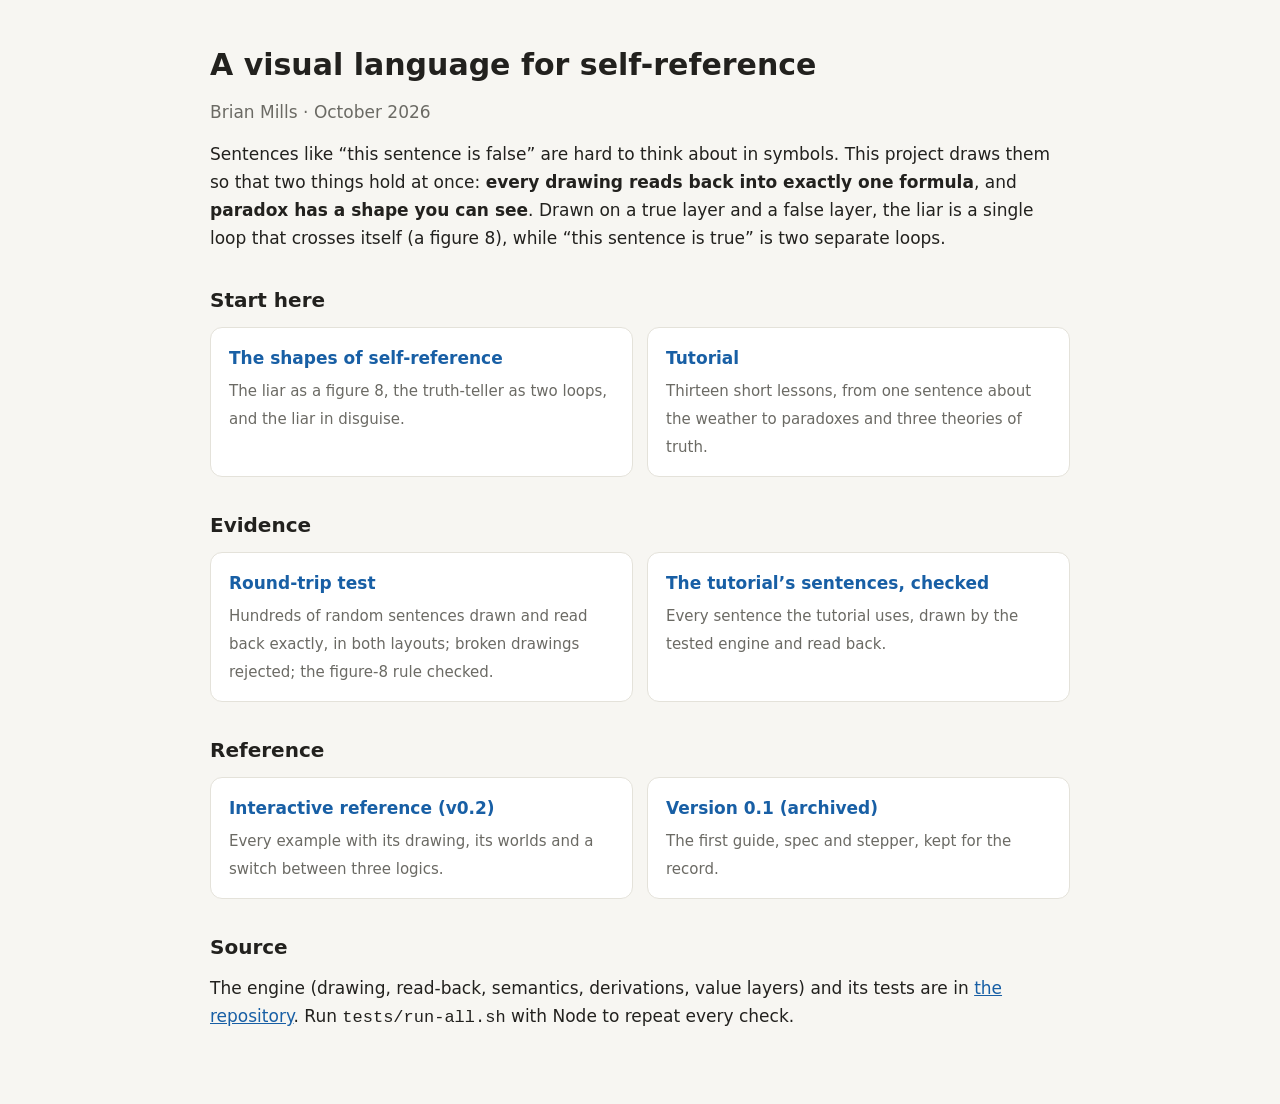
<file: index.html>
<!doctype html><html lang="en"><head><meta charset="utf-8"><meta name="viewport" content="width=device-width, initial-scale=1, viewport-fit=cover">
<title>A visual language for self-reference</title>
<style>
:root{--bg:#f7f6f2;--card:#fff;--ink:#22211e;--quiet:#6b6a64;--hair:#e4e2da;--acc:#185fa5;color-scheme:light;box-sizing:border-box;padding-top:env(safe-area-inset-top,0px);padding-bottom:env(safe-area-inset-bottom,0px)}
@media (prefers-color-scheme:dark){:root{--bg:#1c1c1a;--card:#262624;--ink:#ecebe6;--quiet:#a8a69e;--hair:#3a3935;--acc:#85b7eb;color-scheme:dark}}
body{margin:0;background:var(--bg);color:var(--ink);font:17px/1.65 system-ui,-apple-system,"Segoe UI",sans-serif}
main{max-width:860px;margin:0 auto;padding:40px 20px 60px}h1{font-size:30px;margin:0 0 8px}h2{font-size:20px;margin:32px 0 10px}
p{margin:0 0 14px}.q{color:var(--quiet)}a{color:var(--acc)}
.cards{display:grid;grid-template-columns:repeat(auto-fit,minmax(240px,1fr));gap:14px}
.card{display:block;background:var(--card);border:1px solid var(--hair);border-radius:12px;padding:16px 18px;text-decoration:none;color:var(--ink)}
.card b{display:block;font-size:17px;color:var(--acc);margin-bottom:4px}.card span{color:var(--quiet);font-size:15px}
</style></head><body><main>
<h1>A visual language for self-reference</h1>
<p class="q">Brian Mills · October 2026</p>
<p>Sentences like “this sentence is false” are hard to think about in symbols. This project draws them so that two things hold at once: <b>every drawing reads back into exactly one formula</b>, and <b>paradox has a shape you can see</b>. Drawn on a true layer and a false layer, the liar is a single loop that crosses itself (a figure 8), while “this sentence is true” is two separate loops.</p>
<h2>Start here</h2>
<div class="cards">
<a class="card" href="shapes.html"><b>The shapes of self-reference</b><span>The liar as a figure 8, the truth-teller as two loops, and the liar in disguise.</span></a>
<a class="card" href="tutorial.html"><b>Tutorial</b><span>Thirteen short lessons, from one sentence about the weather to paradoxes and three theories of truth.</span></a>
</div>
<h2>Evidence</h2>
<div class="cards">
<a class="card" href="roundtrip.html"><b>Round-trip test</b><span>Hundreds of random sentences drawn and read back exactly, in both layouts; broken drawings rejected; the figure-8 rule checked.</span></a>
<a class="card" href="gallery.html"><b>The tutorial’s sentences, checked</b><span>Every sentence the tutorial uses, drawn by the tested engine and read back.</span></a>
</div>
<h2>Reference</h2>
<div class="cards">
<a class="card" href="reference.html"><b>Interactive reference (v0.2)</b><span>Every example with its drawing, its worlds and a switch between three logics.</span></a>
<a class="card" href="v0.1/"><b>Version 0.1 (archived)</b><span>The first guide, spec and stepper, kept for the record.</span></a>
</div>
<h2>Source</h2>
<p>The engine (drawing, read-back, semantics, derivations, value layers) and its tests are in <a href="https://github.com/BrianMills2718/self-reference-diagrams">the repository</a>. Run <code>tests/run-all.sh</code> with Node to repeat every check.</p>
</main></body></html>
</file>
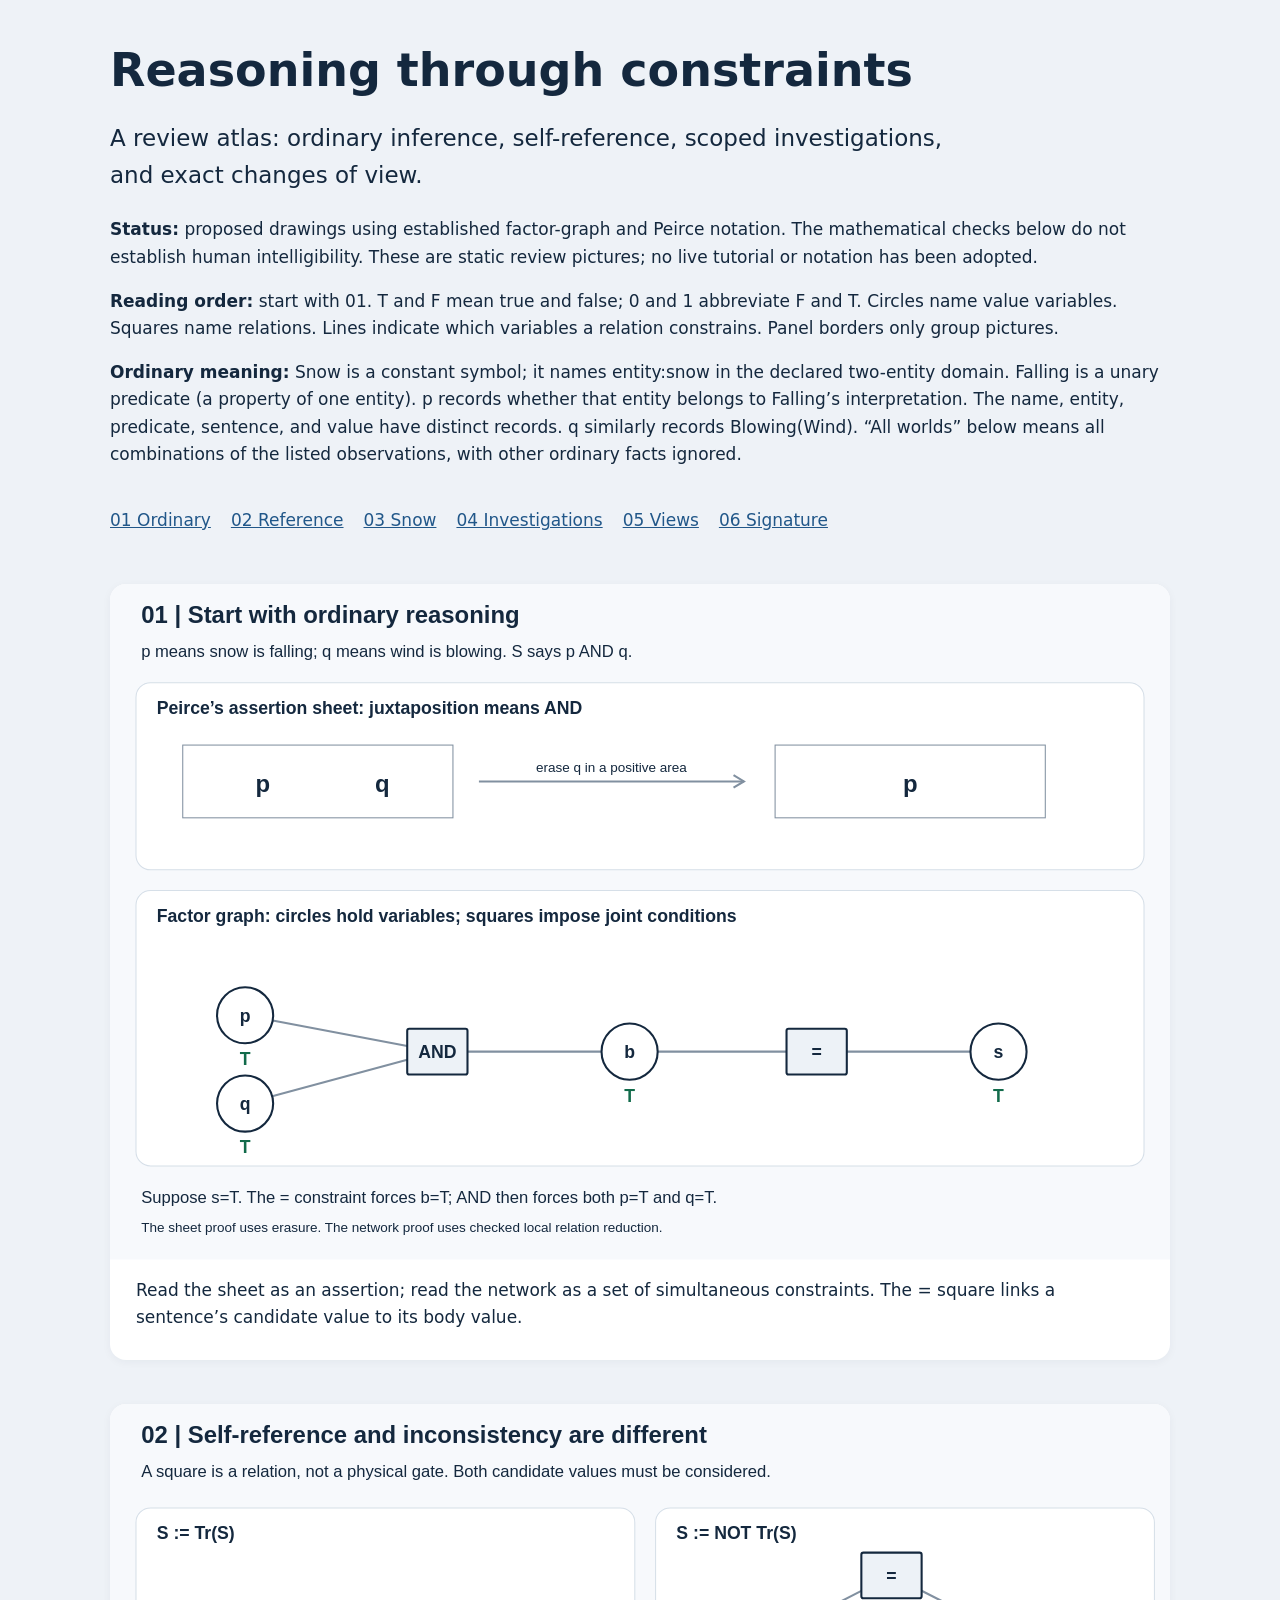
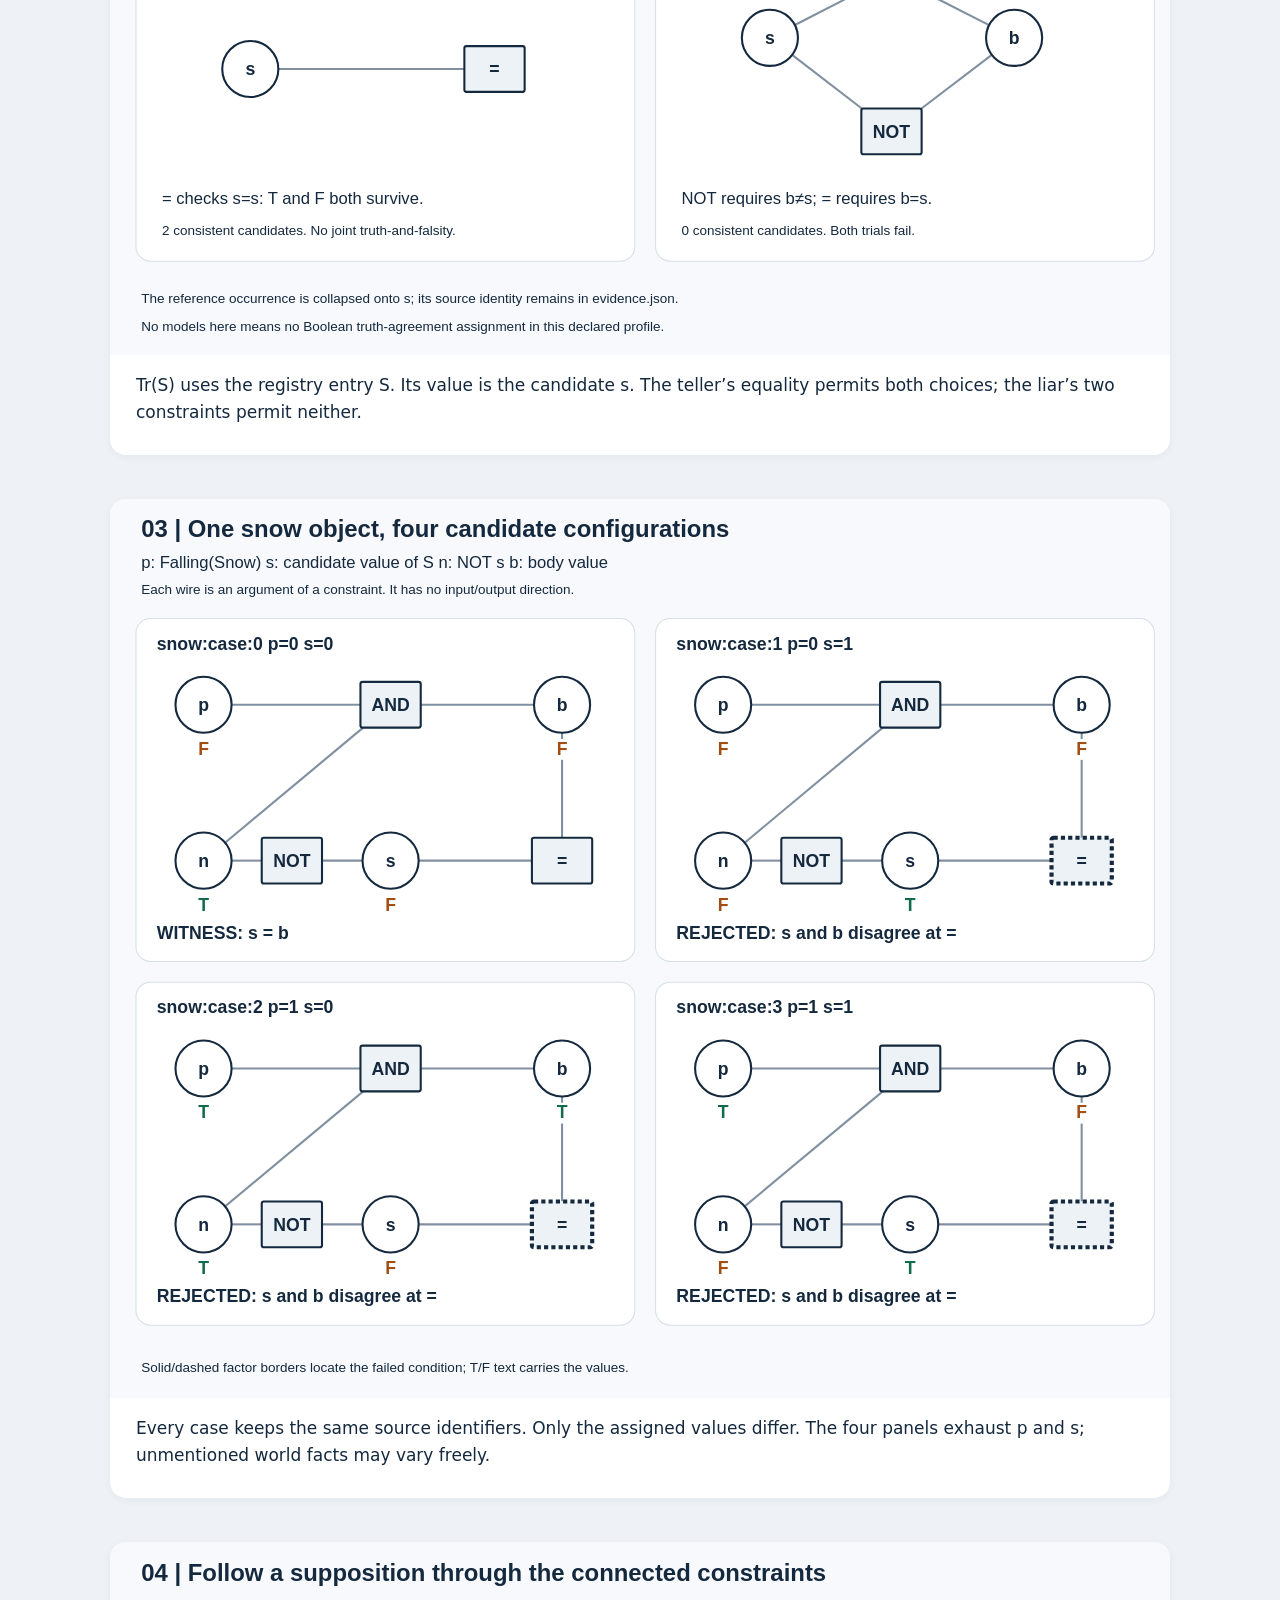
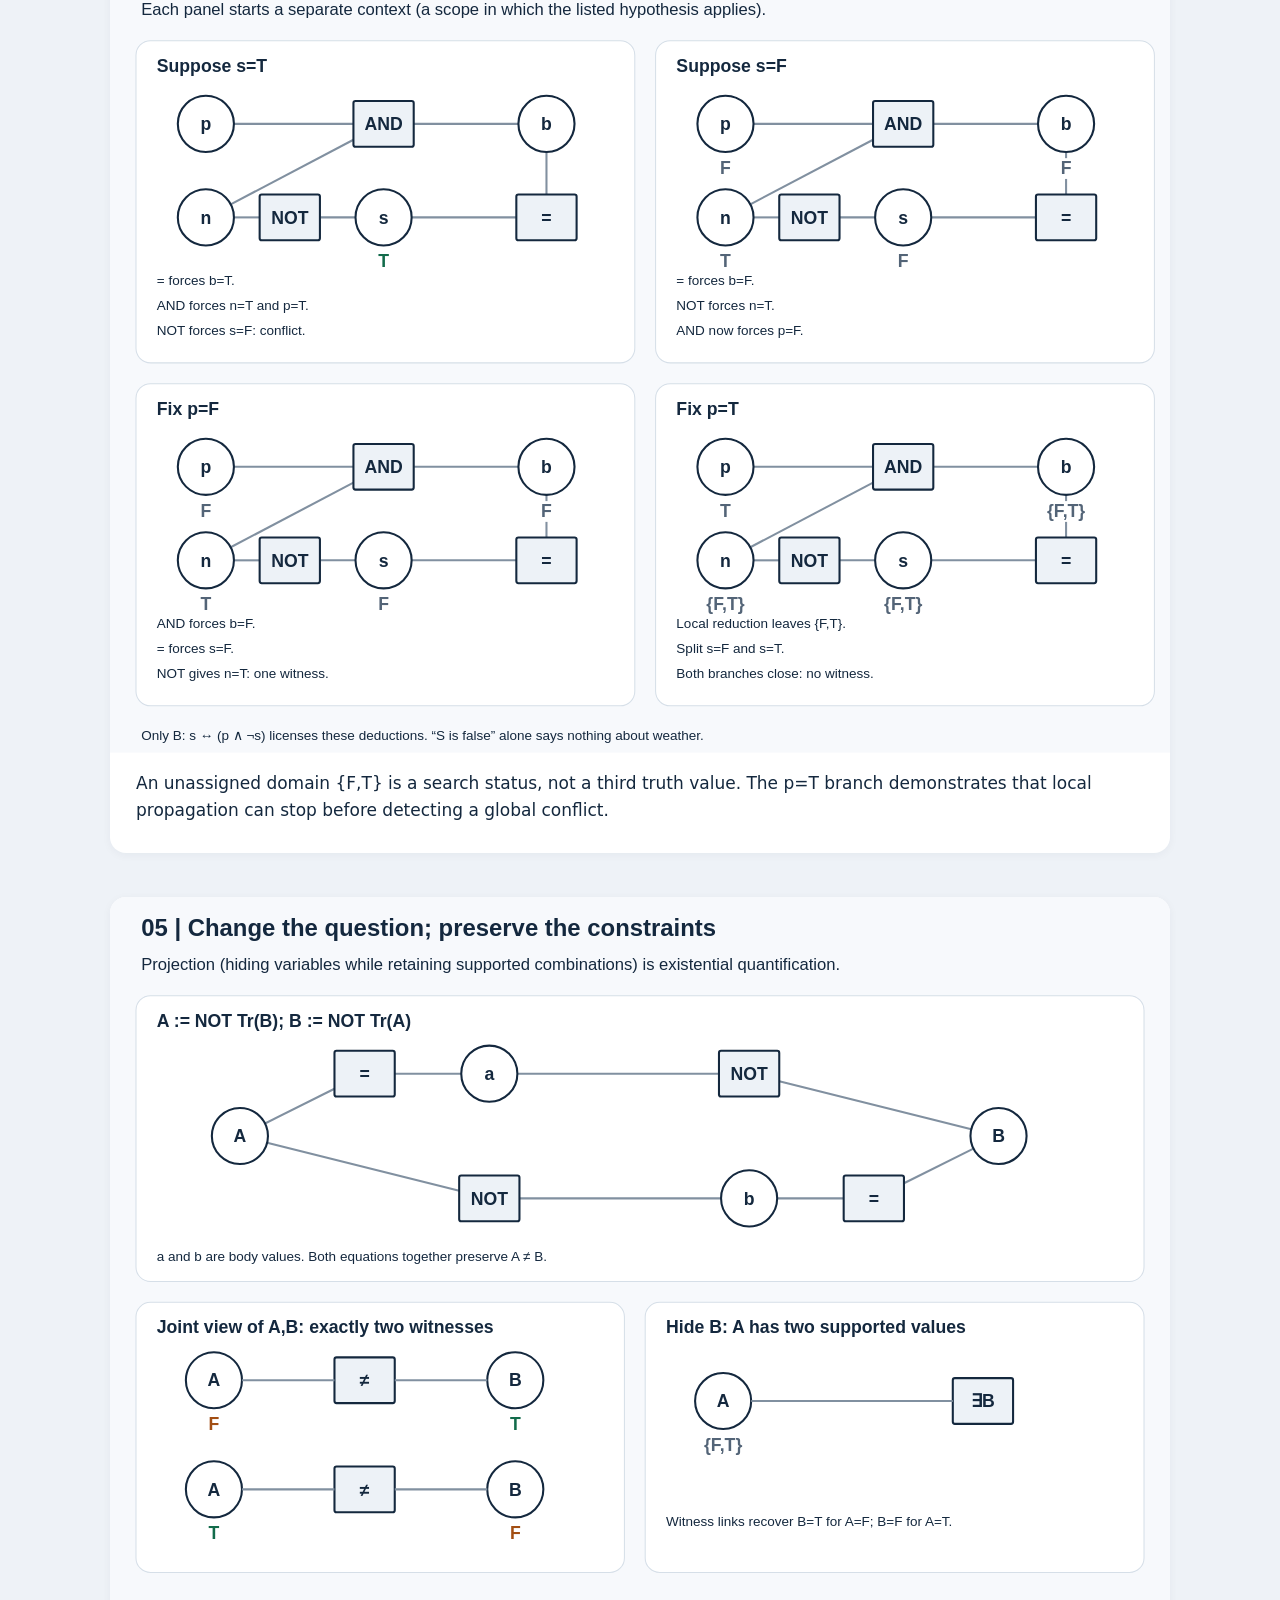
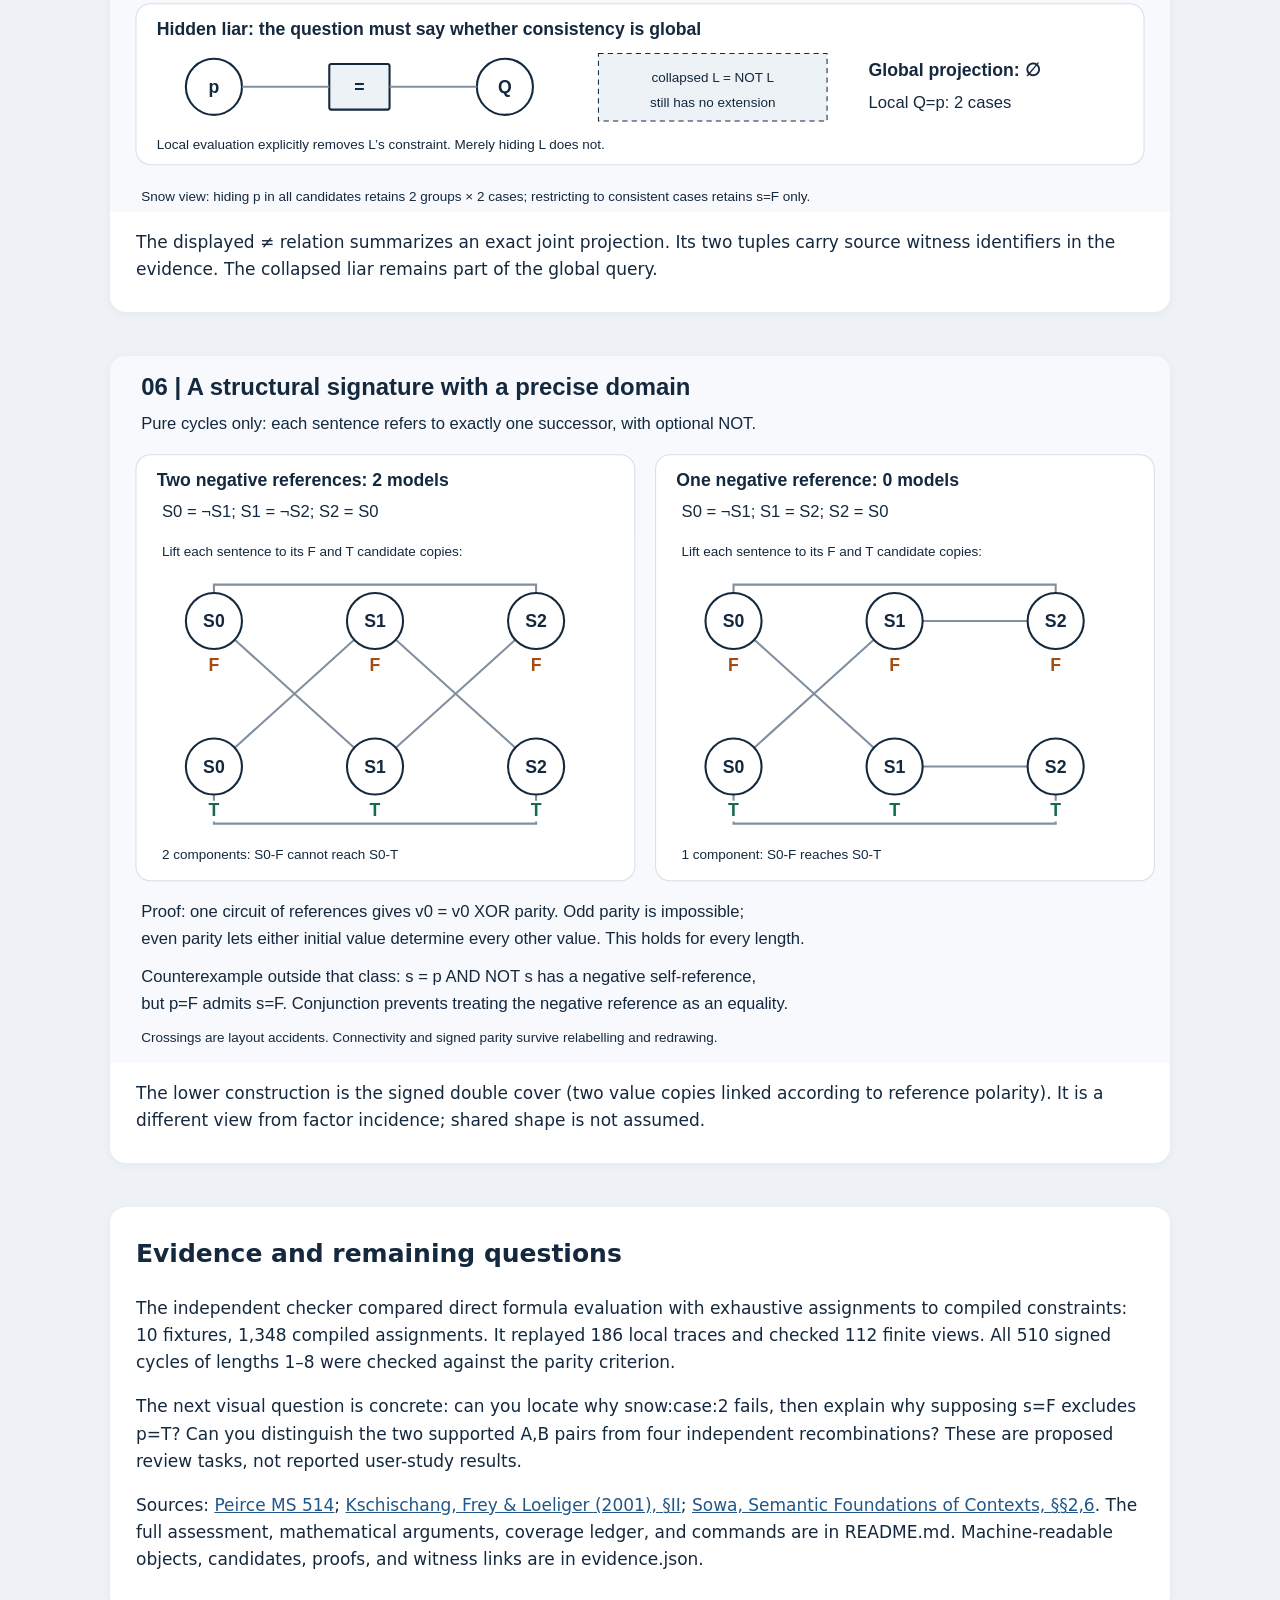
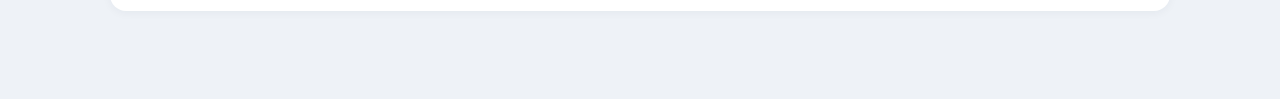
<file: research/diagram-demo/index.html>
<!doctype html><html lang="en"><meta charset="utf-8"><meta name="viewport" content="width=device-width,initial-scale=1"><title>Reasoning through constraints — research review</title><style>body{margin:0;background:#eef2f7;color:#14283e;font:17px/1.6 system-ui,sans-serif}main{max-width:1060px;margin:auto;padding:44px 20px}h1{font-size:46px;line-height:1.15;margin:0 0 14px}h2{font-size:25px}.lead{font-size:23px;max-width:850px}nav{display:flex;flex-wrap:wrap;gap:20px;padding:22px 0}a{color:#215789}section{margin:28px 0 44px;background:white;border-radius:16px;overflow:hidden;box-shadow:0 2px 10px #14283e0c}section>p{padding:0 26px 12px}svg{display:block;width:100%;height:auto}.notes{padding:6px 26px 20px}.notes>p{padding:0}@media print{main{max-width:none;padding:0}section{break-inside:avoid;box-shadow:none;border:1px solid #ddd}nav{display:none}h1{font-size:32px}}</style><main><h1>Reasoning through constraints</h1><p class="lead">A review atlas: ordinary inference, self-reference, scoped investigations, and exact changes of view.</p>
<p><strong>Status:</strong> proposed drawings using established factor-graph and Peirce notation. The mathematical checks below do not establish human intelligibility. These are static review pictures; no live tutorial or notation has been adopted.</p>
<p><strong>Reading order:</strong> start with 01. T and F mean true and false; 0 and 1 abbreviate F and T. Circles name value variables. Squares name relations. Lines indicate which variables a relation constrains. Panel borders only group pictures.</p>
<p><strong>Ordinary meaning:</strong> Snow is a constant symbol; it names entity:snow in the declared two-entity domain. Falling is a unary predicate (a property of one entity). p records whether that entity belongs to Falling’s interpretation. The name, entity, predicate, sentence, and value have distinct records. q similarly records Blowing(Wind). “All worlds” below means all combinations of the listed observations, with other ordinary facts ignored.</p>
<nav><a href="#01-ordinary">01 Ordinary</a><a href="#02-reference">02 Reference</a><a href="#03-snow">03 Snow</a><a href="#04-investigations">04 Investigations</a><a href="#05-views">05 Views</a><a href="#06-signature">06 Signature</a></nav><section id="01-ordinary"><svg xmlns="http://www.w3.org/2000/svg" width="1020" height="650" viewBox="0 0 1020 650" role="img" aria-label="Conjunction reasoning in Peirce and factor graph notation">
<style>text{font-family:Arial,Helvetica,sans-serif;fill:#14283e} .small{font-size:13px} .body{font-size:16px} .title{font-size:23px;font-weight:700} .var{font-size:17px;font-weight:700} .label{font-size:12px;fill:#536477}</style>
<rect width="1020" height="650" fill="#f7f9fc"/>
<text x="30" y="38" class="title" text-anchor="start">01  |  Start with ordinary reasoning</text>
<text x="30" y="70" class="body" text-anchor="start">p means snow is falling; q means wind is blowing. S says p AND q.</text>
<rect x="25" y="95" width="970" height="180" rx="14" fill="white" stroke="#d6dfe8"/>
<text x="45" y="125" class="var" text-anchor="start">Peirce’s assertion sheet: juxtaposition means AND</text>
<rect x="70" y="155" width="260" height="70" fill="none" stroke="#8190a0"/>
<text x="140" y="200" class="title" text-anchor="start">p</text>
<text x="255" y="200" class="title" text-anchor="start">q</text>
<line x1="355" y1="190" x2="610" y2="190" stroke="#8190a0" stroke-width="2" />
<text x="482.5" y="181.0" class="small" text-anchor="middle">erase q in a positive area</text>
<path d="M600 184 L610 190 L600 196" fill="none" stroke="#8190a0" stroke-width="2"/>
<rect x="640" y="155" width="260" height="70" fill="none" stroke="#8190a0"/>
<text x="770" y="200" class="title" text-anchor="middle">p</text>
<rect x="25" y="295" width="970" height="265" rx="14" fill="white" stroke="#d6dfe8"/>
<text x="45" y="325" class="var" text-anchor="start">Factor graph: circles hold variables; squares impose joint conditions</text>
<line x1="473.0" y1="450.0" x2="344.0" y2="450.0" stroke="#8190a0" stroke-width="2" data-object="conjunction" data-factor="f:S/body" data-variable="@S/body"/>
<line x1="156.52939663382082" y1="420.019075038831" x2="286.0" y2="444.5135135135135" stroke="#8190a0" stroke-width="2" data-object="conjunction" data-factor="f:S/body" data-variable="p"/>
<line x1="156.0648116117632" y1="492.9554563211451" x2="286.0" y2="457.8378378378378" stroke="#8190a0" stroke-width="2" data-object="conjunction" data-factor="f:S/body" data-variable="q"/>
<line x1="828.0" y1="450.0" x2="709.0" y2="450.0" stroke="#8190a0" stroke-width="2" data-object="conjunction" data-factor="agree:S" data-variable="S"/>
<line x1="527.0" y1="450.0" x2="651.0" y2="450.0" stroke="#8190a0" stroke-width="2" data-object="conjunction" data-factor="agree:S" data-variable="@S/body"/>
<g data-object="conjunction" data-variable-node="p"><circle cx="130" cy="415" r="27" fill="#ffffff" stroke="#14283e" stroke-width="2"/>
<text x="130" y="421" class="var" text-anchor="middle">p</text>
<rect x="120.0" y="448" width="20" height="20" fill="white"/>
<text x="130" y="463" class="var" text-anchor="middle" style="fill:#126b4b">T</text>
</g>
<g data-object="conjunction" data-variable-node="q"><circle cx="130" cy="500" r="27" fill="#ffffff" stroke="#14283e" stroke-width="2"/>
<text x="130" y="506" class="var" text-anchor="middle">q</text>
<rect x="120.0" y="533" width="20" height="20" fill="white"/>
<text x="130" y="548" class="var" text-anchor="middle" style="fill:#126b4b">T</text>
</g>
<g data-object="conjunction" data-variable-node="S"><circle cx="855" cy="450" r="27" fill="#ffffff" stroke="#14283e" stroke-width="2"/>
<text x="855" y="456" class="var" text-anchor="middle">s</text>
<rect x="845.0" y="483" width="20" height="20" fill="white"/>
<text x="855" y="498" class="var" text-anchor="middle" style="fill:#126b4b">T</text>
</g>
<g data-object="conjunction" data-variable-node="@S/body"><circle cx="500" cy="450" r="27" fill="#ffffff" stroke="#14283e" stroke-width="2"/>
<text x="500" y="456" class="var" text-anchor="middle">b</text>
<rect x="490.0" y="483" width="20" height="20" fill="white"/>
<text x="500" y="498" class="var" text-anchor="middle" style="fill:#126b4b">T</text>
</g>
<g data-object="conjunction" data-factor-node="f:S/body"><rect x="286" y="428" width="58" height="44" rx="2" fill="#edf2f7" stroke="#14283e" stroke-width="2"/>
<text x="315" y="456" class="var" text-anchor="middle">AND</text>
</g>
<g data-object="conjunction" data-factor-node="agree:S"><rect x="651" y="428" width="58" height="44" rx="2" fill="#edf2f7" stroke="#14283e" stroke-width="2"/>
<text x="680" y="456" class="var" text-anchor="middle">=</text>
</g>
<text x="30" y="596" class="body" text-anchor="start">Suppose s=T. The = constraint forces b=T; AND then forces both p=T and q=T.</text>
<text x="30" y="624" class="small" text-anchor="start">The sheet proof uses erasure. The network proof uses checked local relation reduction.</text>
</svg><p>Read the sheet as an assertion; read the network as a set of simultaneous constraints. The = square links a sentence’s candidate value to its body value.</p></section><section id="02-reference"><svg xmlns="http://www.w3.org/2000/svg" width="1020" height="530" viewBox="0 0 1020 530" role="img" aria-label="Truth teller and liar: reference alone does not entail inconsistency">
<style>text{font-family:Arial,Helvetica,sans-serif;fill:#14283e} .small{font-size:13px} .body{font-size:16px} .title{font-size:23px;font-weight:700} .var{font-size:17px;font-weight:700} .label{font-size:12px;fill:#536477}</style>
<rect width="1020" height="530" fill="#f7f9fc"/>
<text x="30" y="38" class="title" text-anchor="start">02  |  Self-reference and inconsistency are different</text>
<text x="30" y="70" class="body" text-anchor="start">A square is a relation, not a physical gate. Both candidate values must be considered.</text>
<rect x="25" y="100" width="480" height="340" rx="14" fill="white" stroke="#d6dfe8"/>
<text x="45" y="130" class="var" text-anchor="start">S := Tr(S)</text>
<line x1="162.0" y1="255.0" x2="341.0" y2="255.0" stroke="#8190a0" stroke-width="2" data-object="teller" data-factor="agree:S" data-variable="S"/>
<g data-object="teller" data-variable-node="S"><circle cx="135" cy="255" r="27" fill="#ffffff" stroke="#14283e" stroke-width="2"/>
<text x="135" y="261" class="var" text-anchor="middle">s</text>
</g>
<g data-object="teller" data-factor-node="agree:S"><rect x="341" y="233" width="58" height="44" rx="2" fill="#edf2f7" stroke="#14283e" stroke-width="2"/>
<text x="370" y="261" class="var" text-anchor="middle">=</text>
</g>
<text x="50" y="385" class="body" text-anchor="start">= checks s=s: T and F both survive.</text>
<text x="50" y="415" class="small" text-anchor="start">2 consistent candidates. No joint truth-and-falsity.</text>
<rect x="525" y="100" width="480" height="340" rx="14" fill="white" stroke="#d6dfe8"/>
<text x="545" y="130" class="var" text-anchor="start">S := NOT Tr(S)</text>
<line x1="848.5316991723" y1="241.37412774994067" x2="780.8444444444444" y2="293.0" stroke="#8190a0" stroke-width="2" data-object="liar" data-factor="f:S/body" data-variable="@S/body"/>
<line x1="656.4008477058242" y1="241.4621905429417" x2="723.4" y2="293.0" stroke="#8190a0" stroke-width="2" data-object="liar" data-factor="f:S/body" data-variable="S"/>
<line x1="659.0250714959438" y1="212.67945051490057" x2="723.0" y2="179.87179487179486" stroke="#8190a0" stroke-width="2" data-object="liar" data-factor="agree:S" data-variable="S"/>
<line x1="845.9326014844163" y1="212.7623397378388" x2="781.0" y2="179.74576271186442" stroke="#8190a0" stroke-width="2" data-object="liar" data-factor="agree:S" data-variable="@S/body"/>
<g data-object="liar" data-variable-node="S"><circle cx="635" cy="225" r="27" fill="#ffffff" stroke="#14283e" stroke-width="2"/>
<text x="635" y="231" class="var" text-anchor="middle">s</text>
</g>
<g data-object="liar" data-variable-node="@S/body"><circle cx="870" cy="225" r="27" fill="#ffffff" stroke="#14283e" stroke-width="2"/>
<text x="870" y="231" class="var" text-anchor="middle">b</text>
</g>
<g data-object="liar" data-factor-node="f:S/body"><rect x="723" y="293" width="58" height="44" rx="2" fill="#edf2f7" stroke="#14283e" stroke-width="2"/>
<text x="752" y="321" class="var" text-anchor="middle">NOT</text>
</g>
<g data-object="liar" data-factor-node="agree:S"><rect x="723" y="143" width="58" height="44" rx="2" fill="#edf2f7" stroke="#14283e" stroke-width="2"/>
<text x="752" y="171" class="var" text-anchor="middle">=</text>
</g>
<text x="550" y="385" class="body" text-anchor="start">NOT requires b≠s; = requires b=s.</text>
<text x="550" y="415" class="small" text-anchor="start">0 consistent candidates. Both trials fail.</text>
<text x="30" y="480" class="small" text-anchor="start">The reference occurrence is collapsed onto s; its source identity remains in evidence.json.</text>
<text x="30" y="507" class="small" text-anchor="start">No models here means no Boolean truth-agreement assignment in this declared profile.</text>
</svg><p>Tr(S) uses the registry entry S. Its value is the candidate s. The teller’s equality permits both choices; the liar’s two constraints permit neither.</p></section><section id="03-snow"><svg xmlns="http://www.w3.org/2000/svg" width="1020" height="865" viewBox="0 0 1020 865" role="img" aria-label="All four snow candidates in the same factor network">
<style>text{font-family:Arial,Helvetica,sans-serif;fill:#14283e} .small{font-size:13px} .body{font-size:16px} .title{font-size:23px;font-weight:700} .var{font-size:17px;font-weight:700} .label{font-size:12px;fill:#536477}</style>
<rect width="1020" height="865" fill="#f7f9fc"/>
<text x="30" y="37" class="title" text-anchor="start">03  |  One snow object, four candidate configurations</text>
<text x="30" y="66" class="body" text-anchor="start">p: Falling(Snow)     s: candidate value of S     n: NOT s     b: body value</text>
<text x="30" y="91" class="small" text-anchor="start">Each wire is an argument of a constraint. It has no input/output direction.</text>
<rect x="25" y="115" width="480" height="330" rx="14" fill="white" stroke="#d6dfe8"/>
<text x="45" y="145" class="var" text-anchor="start">snow:case:0   p=0  s=0</text>
<line x1="117.0" y1="348.0" x2="146.0" y2="348.0" stroke="#8190a0" stroke-width="2" data-object="snow" data-factor="f:S/body/1" data-variable="@S/body/1"/>
<line x1="243.0" y1="348.0" x2="204.0" y2="348.0" stroke="#8190a0" stroke-width="2" data-object="snow" data-factor="f:S/body/1" data-variable="S"/>
<line x1="408.0" y1="198.0" x2="299.0" y2="198.0" stroke="#8190a0" stroke-width="2" data-object="snow" data-factor="f:S/body" data-variable="@S/body"/>
<line x1="117.0" y1="198.0" x2="241.0" y2="198.0" stroke="#8190a0" stroke-width="2" data-object="snow" data-factor="f:S/body" data-variable="p"/>
<line x1="110.74197454912914" y1="330.71502120905905" x2="243.6" y2="220.0" stroke="#8190a0" stroke-width="2" data-object="snow" data-factor="f:S/body" data-variable="@S/body/1"/>
<line x1="297.0" y1="348.0" x2="406.0" y2="348.0" stroke="#8190a0" stroke-width="2" data-object="snow" data-factor="agree:S" data-variable="S"/>
<line x1="435.0" y1="225.0" x2="435.0" y2="326.0" stroke="#8190a0" stroke-width="2" data-object="snow" data-factor="agree:S" data-variable="@S/body"/>
<g data-object="snow" data-variable-node="p"><circle cx="90" cy="198" r="27" fill="#ffffff" stroke="#14283e" stroke-width="2"/>
<text x="90" y="204" class="var" text-anchor="middle">p</text>
<rect x="80.0" y="231" width="20" height="20" fill="white"/>
<text x="90" y="246" class="var" text-anchor="middle" style="fill:#a24e13">F</text>
</g>
<g data-object="snow" data-variable-node="S"><circle cx="270" cy="348" r="27" fill="#ffffff" stroke="#14283e" stroke-width="2"/>
<text x="270" y="354" class="var" text-anchor="middle">s</text>
<rect x="260.0" y="381" width="20" height="20" fill="white"/>
<text x="270" y="396" class="var" text-anchor="middle" style="fill:#a24e13">F</text>
</g>
<g data-object="snow" data-variable-node="@S/body"><circle cx="435" cy="198" r="27" fill="#ffffff" stroke="#14283e" stroke-width="2"/>
<text x="435" y="204" class="var" text-anchor="middle">b</text>
<rect x="425.0" y="231" width="20" height="20" fill="white"/>
<text x="435" y="246" class="var" text-anchor="middle" style="fill:#a24e13">F</text>
</g>
<g data-object="snow" data-variable-node="@S/body/1"><circle cx="90" cy="348" r="27" fill="#ffffff" stroke="#14283e" stroke-width="2"/>
<text x="90" y="354" class="var" text-anchor="middle">n</text>
<rect x="80.0" y="381" width="20" height="20" fill="white"/>
<text x="90" y="396" class="var" text-anchor="middle" style="fill:#126b4b">T</text>
</g>
<g data-object="snow" data-factor-node="f:S/body/1"><rect x="146" y="326" width="58" height="44" rx="2" fill="#edf2f7" stroke="#14283e" stroke-width="2"/>
<text x="175" y="354" class="var" text-anchor="middle">NOT</text>
</g>
<g data-object="snow" data-factor-node="f:S/body"><rect x="241" y="176" width="58" height="44" rx="2" fill="#edf2f7" stroke="#14283e" stroke-width="2"/>
<text x="270" y="204" class="var" text-anchor="middle">AND</text>
</g>
<g data-object="snow" data-factor-node="agree:S"><rect x="406" y="326" width="58" height="44" rx="2" fill="#edf2f7" stroke="#14283e" stroke-width="2"/>
<text x="435" y="354" class="var" text-anchor="middle">=</text>
</g>
<text x="45" y="423" class="var" text-anchor="start">WITNESS: s = b</text>
<rect x="525" y="115" width="480" height="330" rx="14" fill="white" stroke="#d6dfe8"/>
<text x="545" y="145" class="var" text-anchor="start">snow:case:1   p=0  s=1</text>
<line x1="617.0" y1="348.0" x2="646.0" y2="348.0" stroke="#8190a0" stroke-width="2" data-object="snow" data-factor="f:S/body/1" data-variable="@S/body/1"/>
<line x1="743.0" y1="348.0" x2="704.0" y2="348.0" stroke="#8190a0" stroke-width="2" data-object="snow" data-factor="f:S/body/1" data-variable="S"/>
<line x1="908.0" y1="198.0" x2="799.0" y2="198.0" stroke="#8190a0" stroke-width="2" data-object="snow" data-factor="f:S/body" data-variable="@S/body"/>
<line x1="617.0" y1="198.0" x2="741.0" y2="198.0" stroke="#8190a0" stroke-width="2" data-object="snow" data-factor="f:S/body" data-variable="p"/>
<line x1="610.7419745491292" y1="330.71502120905905" x2="743.6" y2="220.0" stroke="#8190a0" stroke-width="2" data-object="snow" data-factor="f:S/body" data-variable="@S/body/1"/>
<line x1="797.0" y1="348.0" x2="906.0" y2="348.0" stroke="#8190a0" stroke-width="2" data-object="snow" data-factor="agree:S" data-variable="S"/>
<line x1="935.0" y1="225.0" x2="935.0" y2="326.0" stroke="#8190a0" stroke-width="2" data-object="snow" data-factor="agree:S" data-variable="@S/body"/>
<g data-object="snow" data-variable-node="p"><circle cx="590" cy="198" r="27" fill="#ffffff" stroke="#14283e" stroke-width="2"/>
<text x="590" y="204" class="var" text-anchor="middle">p</text>
<rect x="580.0" y="231" width="20" height="20" fill="white"/>
<text x="590" y="246" class="var" text-anchor="middle" style="fill:#a24e13">F</text>
</g>
<g data-object="snow" data-variable-node="S"><circle cx="770" cy="348" r="27" fill="#ffffff" stroke="#14283e" stroke-width="2"/>
<text x="770" y="354" class="var" text-anchor="middle">s</text>
<rect x="760.0" y="381" width="20" height="20" fill="white"/>
<text x="770" y="396" class="var" text-anchor="middle" style="fill:#126b4b">T</text>
</g>
<g data-object="snow" data-variable-node="@S/body"><circle cx="935" cy="198" r="27" fill="#ffffff" stroke="#14283e" stroke-width="2"/>
<text x="935" y="204" class="var" text-anchor="middle">b</text>
<rect x="925.0" y="231" width="20" height="20" fill="white"/>
<text x="935" y="246" class="var" text-anchor="middle" style="fill:#a24e13">F</text>
</g>
<g data-object="snow" data-variable-node="@S/body/1"><circle cx="590" cy="348" r="27" fill="#ffffff" stroke="#14283e" stroke-width="2"/>
<text x="590" y="354" class="var" text-anchor="middle">n</text>
<rect x="580.0" y="381" width="20" height="20" fill="white"/>
<text x="590" y="396" class="var" text-anchor="middle" style="fill:#a24e13">F</text>
</g>
<g data-object="snow" data-factor-node="f:S/body/1"><rect x="646" y="326" width="58" height="44" rx="2" fill="#edf2f7" stroke="#14283e" stroke-width="2"/>
<text x="675" y="354" class="var" text-anchor="middle">NOT</text>
</g>
<g data-object="snow" data-factor-node="f:S/body"><rect x="741" y="176" width="58" height="44" rx="2" fill="#edf2f7" stroke="#14283e" stroke-width="2"/>
<text x="770" y="204" class="var" text-anchor="middle">AND</text>
</g>
<g data-object="snow" data-factor-node="agree:S"><rect x="906" y="326" width="58" height="44" rx="2" fill="#edf2f7" stroke="#14283e" stroke-width="4" stroke-dasharray="4 3"/>
<text x="935" y="354" class="var" text-anchor="middle">=</text>
</g>
<text x="545" y="423" class="var" text-anchor="start">REJECTED: s and b disagree at =</text>
<rect x="25" y="465" width="480" height="330" rx="14" fill="white" stroke="#d6dfe8"/>
<text x="45" y="495" class="var" text-anchor="start">snow:case:2   p=1  s=0</text>
<line x1="117.0" y1="698.0" x2="146.0" y2="698.0" stroke="#8190a0" stroke-width="2" data-object="snow" data-factor="f:S/body/1" data-variable="@S/body/1"/>
<line x1="243.0" y1="698.0" x2="204.0" y2="698.0" stroke="#8190a0" stroke-width="2" data-object="snow" data-factor="f:S/body/1" data-variable="S"/>
<line x1="408.0" y1="548.0" x2="299.0" y2="548.0" stroke="#8190a0" stroke-width="2" data-object="snow" data-factor="f:S/body" data-variable="@S/body"/>
<line x1="117.0" y1="548.0" x2="241.0" y2="548.0" stroke="#8190a0" stroke-width="2" data-object="snow" data-factor="f:S/body" data-variable="p"/>
<line x1="110.74197454912914" y1="680.715021209059" x2="243.6" y2="570.0" stroke="#8190a0" stroke-width="2" data-object="snow" data-factor="f:S/body" data-variable="@S/body/1"/>
<line x1="297.0" y1="698.0" x2="406.0" y2="698.0" stroke="#8190a0" stroke-width="2" data-object="snow" data-factor="agree:S" data-variable="S"/>
<line x1="435.0" y1="575.0" x2="435.0" y2="676.0" stroke="#8190a0" stroke-width="2" data-object="snow" data-factor="agree:S" data-variable="@S/body"/>
<g data-object="snow" data-variable-node="p"><circle cx="90" cy="548" r="27" fill="#ffffff" stroke="#14283e" stroke-width="2"/>
<text x="90" y="554" class="var" text-anchor="middle">p</text>
<rect x="80.0" y="581" width="20" height="20" fill="white"/>
<text x="90" y="596" class="var" text-anchor="middle" style="fill:#126b4b">T</text>
</g>
<g data-object="snow" data-variable-node="S"><circle cx="270" cy="698" r="27" fill="#ffffff" stroke="#14283e" stroke-width="2"/>
<text x="270" y="704" class="var" text-anchor="middle">s</text>
<rect x="260.0" y="731" width="20" height="20" fill="white"/>
<text x="270" y="746" class="var" text-anchor="middle" style="fill:#a24e13">F</text>
</g>
<g data-object="snow" data-variable-node="@S/body"><circle cx="435" cy="548" r="27" fill="#ffffff" stroke="#14283e" stroke-width="2"/>
<text x="435" y="554" class="var" text-anchor="middle">b</text>
<rect x="425.0" y="581" width="20" height="20" fill="white"/>
<text x="435" y="596" class="var" text-anchor="middle" style="fill:#126b4b">T</text>
</g>
<g data-object="snow" data-variable-node="@S/body/1"><circle cx="90" cy="698" r="27" fill="#ffffff" stroke="#14283e" stroke-width="2"/>
<text x="90" y="704" class="var" text-anchor="middle">n</text>
<rect x="80.0" y="731" width="20" height="20" fill="white"/>
<text x="90" y="746" class="var" text-anchor="middle" style="fill:#126b4b">T</text>
</g>
<g data-object="snow" data-factor-node="f:S/body/1"><rect x="146" y="676" width="58" height="44" rx="2" fill="#edf2f7" stroke="#14283e" stroke-width="2"/>
<text x="175" y="704" class="var" text-anchor="middle">NOT</text>
</g>
<g data-object="snow" data-factor-node="f:S/body"><rect x="241" y="526" width="58" height="44" rx="2" fill="#edf2f7" stroke="#14283e" stroke-width="2"/>
<text x="270" y="554" class="var" text-anchor="middle">AND</text>
</g>
<g data-object="snow" data-factor-node="agree:S"><rect x="406" y="676" width="58" height="44" rx="2" fill="#edf2f7" stroke="#14283e" stroke-width="4" stroke-dasharray="4 3"/>
<text x="435" y="704" class="var" text-anchor="middle">=</text>
</g>
<text x="45" y="773" class="var" text-anchor="start">REJECTED: s and b disagree at =</text>
<rect x="525" y="465" width="480" height="330" rx="14" fill="white" stroke="#d6dfe8"/>
<text x="545" y="495" class="var" text-anchor="start">snow:case:3   p=1  s=1</text>
<line x1="617.0" y1="698.0" x2="646.0" y2="698.0" stroke="#8190a0" stroke-width="2" data-object="snow" data-factor="f:S/body/1" data-variable="@S/body/1"/>
<line x1="743.0" y1="698.0" x2="704.0" y2="698.0" stroke="#8190a0" stroke-width="2" data-object="snow" data-factor="f:S/body/1" data-variable="S"/>
<line x1="908.0" y1="548.0" x2="799.0" y2="548.0" stroke="#8190a0" stroke-width="2" data-object="snow" data-factor="f:S/body" data-variable="@S/body"/>
<line x1="617.0" y1="548.0" x2="741.0" y2="548.0" stroke="#8190a0" stroke-width="2" data-object="snow" data-factor="f:S/body" data-variable="p"/>
<line x1="610.7419745491292" y1="680.715021209059" x2="743.6" y2="570.0" stroke="#8190a0" stroke-width="2" data-object="snow" data-factor="f:S/body" data-variable="@S/body/1"/>
<line x1="797.0" y1="698.0" x2="906.0" y2="698.0" stroke="#8190a0" stroke-width="2" data-object="snow" data-factor="agree:S" data-variable="S"/>
<line x1="935.0" y1="575.0" x2="935.0" y2="676.0" stroke="#8190a0" stroke-width="2" data-object="snow" data-factor="agree:S" data-variable="@S/body"/>
<g data-object="snow" data-variable-node="p"><circle cx="590" cy="548" r="27" fill="#ffffff" stroke="#14283e" stroke-width="2"/>
<text x="590" y="554" class="var" text-anchor="middle">p</text>
<rect x="580.0" y="581" width="20" height="20" fill="white"/>
<text x="590" y="596" class="var" text-anchor="middle" style="fill:#126b4b">T</text>
</g>
<g data-object="snow" data-variable-node="S"><circle cx="770" cy="698" r="27" fill="#ffffff" stroke="#14283e" stroke-width="2"/>
<text x="770" y="704" class="var" text-anchor="middle">s</text>
<rect x="760.0" y="731" width="20" height="20" fill="white"/>
<text x="770" y="746" class="var" text-anchor="middle" style="fill:#126b4b">T</text>
</g>
<g data-object="snow" data-variable-node="@S/body"><circle cx="935" cy="548" r="27" fill="#ffffff" stroke="#14283e" stroke-width="2"/>
<text x="935" y="554" class="var" text-anchor="middle">b</text>
<rect x="925.0" y="581" width="20" height="20" fill="white"/>
<text x="935" y="596" class="var" text-anchor="middle" style="fill:#a24e13">F</text>
</g>
<g data-object="snow" data-variable-node="@S/body/1"><circle cx="590" cy="698" r="27" fill="#ffffff" stroke="#14283e" stroke-width="2"/>
<text x="590" y="704" class="var" text-anchor="middle">n</text>
<rect x="580.0" y="731" width="20" height="20" fill="white"/>
<text x="590" y="746" class="var" text-anchor="middle" style="fill:#a24e13">F</text>
</g>
<g data-object="snow" data-factor-node="f:S/body/1"><rect x="646" y="676" width="58" height="44" rx="2" fill="#edf2f7" stroke="#14283e" stroke-width="2"/>
<text x="675" y="704" class="var" text-anchor="middle">NOT</text>
</g>
<g data-object="snow" data-factor-node="f:S/body"><rect x="741" y="526" width="58" height="44" rx="2" fill="#edf2f7" stroke="#14283e" stroke-width="2"/>
<text x="770" y="554" class="var" text-anchor="middle">AND</text>
</g>
<g data-object="snow" data-factor-node="agree:S"><rect x="906" y="676" width="58" height="44" rx="2" fill="#edf2f7" stroke="#14283e" stroke-width="4" stroke-dasharray="4 3"/>
<text x="935" y="704" class="var" text-anchor="middle">=</text>
</g>
<text x="545" y="773" class="var" text-anchor="start">REJECTED: s and b disagree at =</text>
<text x="30" y="840" class="small" text-anchor="start">Solid/dashed factor borders locate the failed condition; T/F text carries the values.</text>
</svg><p>Every case keeps the same source identifiers. Only the assigned values differ. The four panels exhaust p and s; unmentioned world facts may vary freely.</p></section><section id="04-investigations"><svg xmlns="http://www.w3.org/2000/svg" width="1020" height="780" viewBox="0 0 1020 780" role="img" aria-label="Four investigations with assumptions scoped to branches">
<style>text{font-family:Arial,Helvetica,sans-serif;fill:#14283e} .small{font-size:13px} .body{font-size:16px} .title{font-size:23px;font-weight:700} .var{font-size:17px;font-weight:700} .label{font-size:12px;fill:#536477}</style>
<rect width="1020" height="780" fill="#f7f9fc"/>
<text x="30" y="38" class="title" text-anchor="start">04  |  Follow a supposition through the connected constraints</text>
<text x="30" y="70" class="body" text-anchor="start">Each panel starts a separate context (a scope in which the listed hypothesis applies).</text>
<rect x="25" y="95" width="480" height="310" rx="14" fill="white" stroke="#d6dfe8"/>
<text x="45" y="125" class="var" text-anchor="start">Suppose s=T</text>
<line x1="119.25" y1="265.0" x2="144.0" y2="265.0" stroke="#8190a0" stroke-width="2" data-object="snow" data-factor="f:S/body/1" data-variable="@S/body/1"/>
<line x1="236.25" y1="265.0" x2="202.0" y2="265.0" stroke="#8190a0" stroke-width="2" data-object="snow" data-factor="f:S/body/1" data-variable="S"/>
<line x1="393.0" y1="175.0" x2="292.25" y2="175.0" stroke="#8190a0" stroke-width="2" data-object="snow" data-factor="f:S/body" data-variable="@S/body"/>
<line x1="119.25" y1="175.0" x2="234.25" y2="175.0" stroke="#8190a0" stroke-width="2" data-object="snow" data-factor="f:S/body" data-variable="p"/>
<line x1="116.14279200431352" y1="252.4248463135192" x2="234.25" y2="190.26315789473685" stroke="#8190a0" stroke-width="2" data-object="snow" data-factor="f:S/body" data-variable="@S/body/1"/>
<line x1="290.25" y1="265.0" x2="391.0" y2="265.0" stroke="#8190a0" stroke-width="2" data-object="snow" data-factor="agree:S" data-variable="S"/>
<line x1="420.0" y1="202.0" x2="420.0" y2="243.0" stroke="#8190a0" stroke-width="2" data-object="snow" data-factor="agree:S" data-variable="@S/body"/>
<g data-object="snow" data-variable-node="p"><circle cx="92.25" cy="175.0" r="27" fill="#ffffff" stroke="#14283e" stroke-width="2"/>
<text x="92.25" y="181.0" class="var" text-anchor="middle">p</text>
</g>
<g data-object="snow" data-variable-node="S"><circle cx="263.25" cy="265.0" r="27" fill="#ffffff" stroke="#14283e" stroke-width="2"/>
<text x="263.25" y="271.0" class="var" text-anchor="middle">s</text>
<rect x="253.25" y="298.0" width="20" height="20" fill="white"/>
<text x="263.25" y="313.0" class="var" text-anchor="middle" style="fill:#126b4b">T</text>
</g>
<g data-object="snow" data-variable-node="@S/body"><circle cx="420.0" cy="175.0" r="27" fill="#ffffff" stroke="#14283e" stroke-width="2"/>
<text x="420.0" y="181.0" class="var" text-anchor="middle">b</text>
</g>
<g data-object="snow" data-variable-node="@S/body/1"><circle cx="92.25" cy="265.0" r="27" fill="#ffffff" stroke="#14283e" stroke-width="2"/>
<text x="92.25" y="271.0" class="var" text-anchor="middle">n</text>
</g>
<g data-object="snow" data-factor-node="f:S/body/1"><rect x="144.0" y="243.0" width="58" height="44" rx="2" fill="#edf2f7" stroke="#14283e" stroke-width="2"/>
<text x="173.0" y="271.0" class="var" text-anchor="middle">NOT</text>
</g>
<g data-object="snow" data-factor-node="f:S/body"><rect x="234.25" y="153.0" width="58" height="44" rx="2" fill="#edf2f7" stroke="#14283e" stroke-width="2"/>
<text x="263.25" y="181.0" class="var" text-anchor="middle">AND</text>
</g>
<g data-object="snow" data-factor-node="agree:S"><rect x="391.0" y="243.0" width="58" height="44" rx="2" fill="#edf2f7" stroke="#14283e" stroke-width="2"/>
<text x="420.0" y="271.0" class="var" text-anchor="middle">=</text>
</g>
<text x="45" y="330" class="small" text-anchor="start">= forces b=T.</text>
<text x="45" y="354" class="small" text-anchor="start">AND forces n=T and p=T.</text>
<text x="45" y="378" class="small" text-anchor="start">NOT forces s=F: conflict.</text>
<rect x="525" y="95" width="480" height="310" rx="14" fill="white" stroke="#d6dfe8"/>
<text x="545" y="125" class="var" text-anchor="start">Suppose s=F</text>
<line x1="619.25" y1="265.0" x2="644.0" y2="265.0" stroke="#8190a0" stroke-width="2" data-object="snow" data-factor="f:S/body/1" data-variable="@S/body/1"/>
<line x1="736.25" y1="265.0" x2="702.0" y2="265.0" stroke="#8190a0" stroke-width="2" data-object="snow" data-factor="f:S/body/1" data-variable="S"/>
<line x1="893.0" y1="175.0" x2="792.25" y2="175.0" stroke="#8190a0" stroke-width="2" data-object="snow" data-factor="f:S/body" data-variable="@S/body"/>
<line x1="619.25" y1="175.0" x2="734.25" y2="175.0" stroke="#8190a0" stroke-width="2" data-object="snow" data-factor="f:S/body" data-variable="p"/>
<line x1="616.1427920043135" y1="252.4248463135192" x2="734.25" y2="190.26315789473685" stroke="#8190a0" stroke-width="2" data-object="snow" data-factor="f:S/body" data-variable="@S/body/1"/>
<line x1="790.25" y1="265.0" x2="891.0" y2="265.0" stroke="#8190a0" stroke-width="2" data-object="snow" data-factor="agree:S" data-variable="S"/>
<line x1="920.0" y1="202.0" x2="920.0" y2="243.0" stroke="#8190a0" stroke-width="2" data-object="snow" data-factor="agree:S" data-variable="@S/body"/>
<g data-object="snow" data-variable-node="p"><circle cx="592.25" cy="175.0" r="27" fill="#ffffff" stroke="#14283e" stroke-width="2"/>
<text x="592.25" y="181.0" class="var" text-anchor="middle">p</text>
<rect x="582.25" y="208.0" width="20" height="20" fill="white"/>
<text x="592.25" y="223.0" class="var" text-anchor="middle" style="fill:#536477">F</text>
</g>
<g data-object="snow" data-variable-node="S"><circle cx="763.25" cy="265.0" r="27" fill="#ffffff" stroke="#14283e" stroke-width="2"/>
<text x="763.25" y="271.0" class="var" text-anchor="middle">s</text>
<rect x="753.25" y="298.0" width="20" height="20" fill="white"/>
<text x="763.25" y="313.0" class="var" text-anchor="middle" style="fill:#536477">F</text>
</g>
<g data-object="snow" data-variable-node="@S/body"><circle cx="920.0" cy="175.0" r="27" fill="#ffffff" stroke="#14283e" stroke-width="2"/>
<text x="920.0" y="181.0" class="var" text-anchor="middle">b</text>
<rect x="910.0" y="208.0" width="20" height="20" fill="white"/>
<text x="920.0" y="223.0" class="var" text-anchor="middle" style="fill:#536477">F</text>
</g>
<g data-object="snow" data-variable-node="@S/body/1"><circle cx="592.25" cy="265.0" r="27" fill="#ffffff" stroke="#14283e" stroke-width="2"/>
<text x="592.25" y="271.0" class="var" text-anchor="middle">n</text>
<rect x="582.25" y="298.0" width="20" height="20" fill="white"/>
<text x="592.25" y="313.0" class="var" text-anchor="middle" style="fill:#536477">T</text>
</g>
<g data-object="snow" data-factor-node="f:S/body/1"><rect x="644.0" y="243.0" width="58" height="44" rx="2" fill="#edf2f7" stroke="#14283e" stroke-width="2"/>
<text x="673.0" y="271.0" class="var" text-anchor="middle">NOT</text>
</g>
<g data-object="snow" data-factor-node="f:S/body"><rect x="734.25" y="153.0" width="58" height="44" rx="2" fill="#edf2f7" stroke="#14283e" stroke-width="2"/>
<text x="763.25" y="181.0" class="var" text-anchor="middle">AND</text>
</g>
<g data-object="snow" data-factor-node="agree:S"><rect x="891.0" y="243.0" width="58" height="44" rx="2" fill="#edf2f7" stroke="#14283e" stroke-width="2"/>
<text x="920.0" y="271.0" class="var" text-anchor="middle">=</text>
</g>
<text x="545" y="330" class="small" text-anchor="start">= forces b=F.</text>
<text x="545" y="354" class="small" text-anchor="start">NOT forces n=T.</text>
<text x="545" y="378" class="small" text-anchor="start">AND now forces p=F.</text>
<rect x="25" y="425" width="480" height="310" rx="14" fill="white" stroke="#d6dfe8"/>
<text x="45" y="455" class="var" text-anchor="start">Fix p=F</text>
<line x1="119.25" y1="595.0" x2="144.0" y2="595.0" stroke="#8190a0" stroke-width="2" data-object="snow" data-factor="f:S/body/1" data-variable="@S/body/1"/>
<line x1="236.25" y1="595.0" x2="202.0" y2="595.0" stroke="#8190a0" stroke-width="2" data-object="snow" data-factor="f:S/body/1" data-variable="S"/>
<line x1="393.0" y1="505.0" x2="292.25" y2="505.0" stroke="#8190a0" stroke-width="2" data-object="snow" data-factor="f:S/body" data-variable="@S/body"/>
<line x1="119.25" y1="505.0" x2="234.25" y2="505.0" stroke="#8190a0" stroke-width="2" data-object="snow" data-factor="f:S/body" data-variable="p"/>
<line x1="116.14279200431352" y1="582.4248463135192" x2="234.25" y2="520.2631578947369" stroke="#8190a0" stroke-width="2" data-object="snow" data-factor="f:S/body" data-variable="@S/body/1"/>
<line x1="290.25" y1="595.0" x2="391.0" y2="595.0" stroke="#8190a0" stroke-width="2" data-object="snow" data-factor="agree:S" data-variable="S"/>
<line x1="420.0" y1="532.0" x2="420.0" y2="573.0" stroke="#8190a0" stroke-width="2" data-object="snow" data-factor="agree:S" data-variable="@S/body"/>
<g data-object="snow" data-variable-node="p"><circle cx="92.25" cy="505.0" r="27" fill="#ffffff" stroke="#14283e" stroke-width="2"/>
<text x="92.25" y="511.0" class="var" text-anchor="middle">p</text>
<rect x="82.25" y="538.0" width="20" height="20" fill="white"/>
<text x="92.25" y="553.0" class="var" text-anchor="middle" style="fill:#536477">F</text>
</g>
<g data-object="snow" data-variable-node="S"><circle cx="263.25" cy="595.0" r="27" fill="#ffffff" stroke="#14283e" stroke-width="2"/>
<text x="263.25" y="601.0" class="var" text-anchor="middle">s</text>
<rect x="253.25" y="628.0" width="20" height="20" fill="white"/>
<text x="263.25" y="643.0" class="var" text-anchor="middle" style="fill:#536477">F</text>
</g>
<g data-object="snow" data-variable-node="@S/body"><circle cx="420.0" cy="505.0" r="27" fill="#ffffff" stroke="#14283e" stroke-width="2"/>
<text x="420.0" y="511.0" class="var" text-anchor="middle">b</text>
<rect x="410.0" y="538.0" width="20" height="20" fill="white"/>
<text x="420.0" y="553.0" class="var" text-anchor="middle" style="fill:#536477">F</text>
</g>
<g data-object="snow" data-variable-node="@S/body/1"><circle cx="92.25" cy="595.0" r="27" fill="#ffffff" stroke="#14283e" stroke-width="2"/>
<text x="92.25" y="601.0" class="var" text-anchor="middle">n</text>
<rect x="82.25" y="628.0" width="20" height="20" fill="white"/>
<text x="92.25" y="643.0" class="var" text-anchor="middle" style="fill:#536477">T</text>
</g>
<g data-object="snow" data-factor-node="f:S/body/1"><rect x="144.0" y="573.0" width="58" height="44" rx="2" fill="#edf2f7" stroke="#14283e" stroke-width="2"/>
<text x="173.0" y="601.0" class="var" text-anchor="middle">NOT</text>
</g>
<g data-object="snow" data-factor-node="f:S/body"><rect x="234.25" y="483.0" width="58" height="44" rx="2" fill="#edf2f7" stroke="#14283e" stroke-width="2"/>
<text x="263.25" y="511.0" class="var" text-anchor="middle">AND</text>
</g>
<g data-object="snow" data-factor-node="agree:S"><rect x="391.0" y="573.0" width="58" height="44" rx="2" fill="#edf2f7" stroke="#14283e" stroke-width="2"/>
<text x="420.0" y="601.0" class="var" text-anchor="middle">=</text>
</g>
<text x="45" y="660" class="small" text-anchor="start">AND forces b=F.</text>
<text x="45" y="684" class="small" text-anchor="start">= forces s=F.</text>
<text x="45" y="708" class="small" text-anchor="start">NOT gives n=T: one witness.</text>
<rect x="525" y="425" width="480" height="310" rx="14" fill="white" stroke="#d6dfe8"/>
<text x="545" y="455" class="var" text-anchor="start">Fix p=T</text>
<line x1="619.25" y1="595.0" x2="644.0" y2="595.0" stroke="#8190a0" stroke-width="2" data-object="snow" data-factor="f:S/body/1" data-variable="@S/body/1"/>
<line x1="736.25" y1="595.0" x2="702.0" y2="595.0" stroke="#8190a0" stroke-width="2" data-object="snow" data-factor="f:S/body/1" data-variable="S"/>
<line x1="893.0" y1="505.0" x2="792.25" y2="505.0" stroke="#8190a0" stroke-width="2" data-object="snow" data-factor="f:S/body" data-variable="@S/body"/>
<line x1="619.25" y1="505.0" x2="734.25" y2="505.0" stroke="#8190a0" stroke-width="2" data-object="snow" data-factor="f:S/body" data-variable="p"/>
<line x1="616.1427920043135" y1="582.4248463135192" x2="734.25" y2="520.2631578947369" stroke="#8190a0" stroke-width="2" data-object="snow" data-factor="f:S/body" data-variable="@S/body/1"/>
<line x1="790.25" y1="595.0" x2="891.0" y2="595.0" stroke="#8190a0" stroke-width="2" data-object="snow" data-factor="agree:S" data-variable="S"/>
<line x1="920.0" y1="532.0" x2="920.0" y2="573.0" stroke="#8190a0" stroke-width="2" data-object="snow" data-factor="agree:S" data-variable="@S/body"/>
<g data-object="snow" data-variable-node="p"><circle cx="592.25" cy="505.0" r="27" fill="#ffffff" stroke="#14283e" stroke-width="2"/>
<text x="592.25" y="511.0" class="var" text-anchor="middle">p</text>
<rect x="582.25" y="538.0" width="20" height="20" fill="white"/>
<text x="592.25" y="553.0" class="var" text-anchor="middle" style="fill:#536477">T</text>
</g>
<g data-object="snow" data-variable-node="S"><circle cx="763.25" cy="595.0" r="27" fill="#ffffff" stroke="#14283e" stroke-width="2"/>
<text x="763.25" y="601.0" class="var" text-anchor="middle">s</text>
<rect x="736.75" y="628.0" width="53" height="20" fill="white"/>
<text x="763.25" y="643.0" class="var" text-anchor="middle" style="fill:#536477">{F,T}</text>
</g>
<g data-object="snow" data-variable-node="@S/body"><circle cx="920.0" cy="505.0" r="27" fill="#ffffff" stroke="#14283e" stroke-width="2"/>
<text x="920.0" y="511.0" class="var" text-anchor="middle">b</text>
<rect x="893.5" y="538.0" width="53" height="20" fill="white"/>
<text x="920.0" y="553.0" class="var" text-anchor="middle" style="fill:#536477">{F,T}</text>
</g>
<g data-object="snow" data-variable-node="@S/body/1"><circle cx="592.25" cy="595.0" r="27" fill="#ffffff" stroke="#14283e" stroke-width="2"/>
<text x="592.25" y="601.0" class="var" text-anchor="middle">n</text>
<rect x="565.75" y="628.0" width="53" height="20" fill="white"/>
<text x="592.25" y="643.0" class="var" text-anchor="middle" style="fill:#536477">{F,T}</text>
</g>
<g data-object="snow" data-factor-node="f:S/body/1"><rect x="644.0" y="573.0" width="58" height="44" rx="2" fill="#edf2f7" stroke="#14283e" stroke-width="2"/>
<text x="673.0" y="601.0" class="var" text-anchor="middle">NOT</text>
</g>
<g data-object="snow" data-factor-node="f:S/body"><rect x="734.25" y="483.0" width="58" height="44" rx="2" fill="#edf2f7" stroke="#14283e" stroke-width="2"/>
<text x="763.25" y="511.0" class="var" text-anchor="middle">AND</text>
</g>
<g data-object="snow" data-factor-node="agree:S"><rect x="891.0" y="573.0" width="58" height="44" rx="2" fill="#edf2f7" stroke="#14283e" stroke-width="2"/>
<text x="920.0" y="601.0" class="var" text-anchor="middle">=</text>
</g>
<text x="545" y="660" class="small" text-anchor="start">Local reduction leaves {F,T}.</text>
<text x="545" y="684" class="small" text-anchor="start">Split s=F and s=T.</text>
<text x="545" y="708" class="small" text-anchor="start">Both branches close: no witness.</text>
<text x="30" y="768" class="small" text-anchor="start">Only B: s ↔ (p ∧ ¬s) licenses these deductions. “S is false” alone says nothing about weather.</text>
</svg><p>An unassigned domain {F,T} is a search status, not a third truth value. The p=T branch demonstrates that local propagation can stop before detecting a global conflict.</p></section><section id="05-views"><svg xmlns="http://www.w3.org/2000/svg" width="1020" height="880" viewBox="0 0 1020 880" role="img" aria-label="Exact projection retains joint alternatives and hidden inconsistency">
<style>text{font-family:Arial,Helvetica,sans-serif;fill:#14283e} .small{font-size:13px} .body{font-size:16px} .title{font-size:23px;font-weight:700} .var{font-size:17px;font-weight:700} .label{font-size:12px;fill:#536477}</style>
<rect width="1020" height="880" fill="#f7f9fc"/>
<text x="30" y="38" class="title" text-anchor="start">05  |  Change the question; preserve the constraints</text>
<text x="30" y="70" class="body" text-anchor="start">Projection (hiding variables while retaining supported combinations) is existential quantification.</text>
<rect x="25" y="95" width="970" height="275" rx="14" fill="white" stroke="#d6dfe8"/>
<text x="45" y="125" class="var" text-anchor="start">A := NOT Tr(B); B := NOT Tr(A)</text>
<line x1="392.0" y1="170.0" x2="586.0" y2="170.0" stroke="#8190a0" stroke-width="2" data-object="opposite" data-factor="f:A/body" data-variable="@A/body"/>
<line x1="828.806152496076" y1="223.451538124019" x2="644.0" y2="177.25" stroke="#8190a0" stroke-width="2" data-object="opposite" data-factor="f:A/body" data-variable="B"/>
<line x1="149.14953415699773" y1="217.92523292150113" x2="216.0" y2="184.5" stroke="#8190a0" stroke-width="2" data-object="opposite" data-factor="agree:A" data-variable="A"/>
<line x1="338.0" y1="170.0" x2="274.0" y2="170.0" stroke="#8190a0" stroke-width="2" data-object="opposite" data-factor="agree:A" data-variable="@A/body"/>
<line x1="588.0" y1="290.0" x2="394.0" y2="290.0" stroke="#8190a0" stroke-width="2" data-object="opposite" data-factor="f:B/body" data-variable="@B/body"/>
<line x1="151.19384750392396" y1="236.548461875981" x2="336.0" y2="282.75" stroke="#8190a0" stroke-width="2" data-object="opposite" data-factor="f:B/body" data-variable="A"/>
<line x1="830.8504658430022" y1="242.07476707849887" x2="764.0" y2="275.5" stroke="#8190a0" stroke-width="2" data-object="opposite" data-factor="agree:B" data-variable="B"/>
<line x1="642.0" y1="290.0" x2="706.0" y2="290.0" stroke="#8190a0" stroke-width="2" data-object="opposite" data-factor="agree:B" data-variable="@B/body"/>
<g data-object="opposite" data-variable-node="A"><circle cx="125" cy="230" r="27" fill="#ffffff" stroke="#14283e" stroke-width="2"/>
<text x="125" y="236" class="var" text-anchor="middle">A</text>
</g>
<g data-object="opposite" data-variable-node="B"><circle cx="855" cy="230" r="27" fill="#ffffff" stroke="#14283e" stroke-width="2"/>
<text x="855" y="236" class="var" text-anchor="middle">B</text>
</g>
<g data-object="opposite" data-variable-node="@A/body"><circle cx="365" cy="170" r="27" fill="#ffffff" stroke="#14283e" stroke-width="2"/>
<text x="365" y="176" class="var" text-anchor="middle">a</text>
</g>
<g data-object="opposite" data-variable-node="@B/body"><circle cx="615" cy="290" r="27" fill="#ffffff" stroke="#14283e" stroke-width="2"/>
<text x="615" y="296" class="var" text-anchor="middle">b</text>
</g>
<g data-object="opposite" data-factor-node="f:A/body"><rect x="586" y="148" width="58" height="44" rx="2" fill="#edf2f7" stroke="#14283e" stroke-width="2"/>
<text x="615" y="176" class="var" text-anchor="middle">NOT</text>
</g>
<g data-object="opposite" data-factor-node="agree:A"><rect x="216" y="148" width="58" height="44" rx="2" fill="#edf2f7" stroke="#14283e" stroke-width="2"/>
<text x="245" y="176" class="var" text-anchor="middle">=</text>
</g>
<g data-object="opposite" data-factor-node="f:B/body"><rect x="336" y="268" width="58" height="44" rx="2" fill="#edf2f7" stroke="#14283e" stroke-width="2"/>
<text x="365" y="296" class="var" text-anchor="middle">NOT</text>
</g>
<g data-object="opposite" data-factor-node="agree:B"><rect x="706" y="268" width="58" height="44" rx="2" fill="#edf2f7" stroke="#14283e" stroke-width="2"/>
<text x="735" y="296" class="var" text-anchor="middle">=</text>
</g>
<text x="45" y="350" class="small" text-anchor="start">a and b are body values. Both equations together preserve A ≠ B.</text>
<rect x="25" y="390" width="470" height="260" rx="14" fill="white" stroke="#d6dfe8"/>
<text x="45" y="420" class="var" text-anchor="start">Joint view of A,B: exactly two witnesses</text>
<g ><circle cx="100" cy="465" r="27" fill="#ffffff" stroke="#14283e" stroke-width="2"/>
<text x="100" y="471" class="var" text-anchor="middle">A</text>
<rect x="90.0" y="498" width="20" height="20" fill="white"/>
<text x="100" y="513" class="var" text-anchor="middle" style="fill:#a24e13">F</text>
</g>
<g ><rect x="216" y="443" width="58" height="44" rx="2" fill="#edf2f7" stroke="#14283e" stroke-width="2"/>
<text x="245" y="471" class="var" text-anchor="middle">≠</text>
</g>
<g ><circle cx="390" cy="465" r="27" fill="#ffffff" stroke="#14283e" stroke-width="2"/>
<text x="390" y="471" class="var" text-anchor="middle">B</text>
<rect x="380.0" y="498" width="20" height="20" fill="white"/>
<text x="390" y="513" class="var" text-anchor="middle" style="fill:#126b4b">T</text>
</g>
<line x1="127" y1="465" x2="216" y2="465" stroke="#8190a0" stroke-width="2" />
<line x1="274" y1="465" x2="363" y2="465" stroke="#8190a0" stroke-width="2" />
<g ><circle cx="100" cy="570" r="27" fill="#ffffff" stroke="#14283e" stroke-width="2"/>
<text x="100" y="576" class="var" text-anchor="middle">A</text>
<rect x="90.0" y="603" width="20" height="20" fill="white"/>
<text x="100" y="618" class="var" text-anchor="middle" style="fill:#126b4b">T</text>
</g>
<g ><rect x="216" y="548" width="58" height="44" rx="2" fill="#edf2f7" stroke="#14283e" stroke-width="2"/>
<text x="245" y="576" class="var" text-anchor="middle">≠</text>
</g>
<g ><circle cx="390" cy="570" r="27" fill="#ffffff" stroke="#14283e" stroke-width="2"/>
<text x="390" y="576" class="var" text-anchor="middle">B</text>
<rect x="380.0" y="603" width="20" height="20" fill="white"/>
<text x="390" y="618" class="var" text-anchor="middle" style="fill:#a24e13">F</text>
</g>
<line x1="127" y1="570" x2="216" y2="570" stroke="#8190a0" stroke-width="2" />
<line x1="274" y1="570" x2="363" y2="570" stroke="#8190a0" stroke-width="2" />
<rect x="515" y="390" width="480" height="260" rx="14" fill="white" stroke="#d6dfe8"/>
<text x="535" y="420" class="var" text-anchor="start">Hide B: A has two supported values</text>
<g ><circle cx="590" cy="485" r="27" fill="#ffffff" stroke="#14283e" stroke-width="2"/>
<text x="590" y="491" class="var" text-anchor="middle">A</text>
<rect x="563.5" y="518" width="53" height="20" fill="white"/>
<text x="590" y="533" class="var" text-anchor="middle" style="fill:#536477">{F,T}</text>
</g>
<g ><rect x="811" y="463" width="58" height="44" rx="2" fill="#edf2f7" stroke="#14283e" stroke-width="2"/>
<text x="840" y="491" class="var" text-anchor="middle">∃B</text>
</g>
<line x1="617" y1="485" x2="811" y2="485" stroke="#8190a0" stroke-width="2" />
<text x="535" y="605" class="small" text-anchor="start">Witness links recover B=T for A=F; B=F for A=T.</text>
<rect x="25" y="680" width="970" height="155" rx="14" fill="white" stroke="#d6dfe8"/>
<text x="45" y="710" class="var" text-anchor="start">Hidden liar: the question must say whether consistency is global</text>
<g ><circle cx="100" cy="760" r="27" fill="#ffffff" stroke="#14283e" stroke-width="2"/>
<text x="100" y="766" class="var" text-anchor="middle">p</text>
</g>
<g ><rect x="211" y="738" width="58" height="44" rx="2" fill="#edf2f7" stroke="#14283e" stroke-width="2"/>
<text x="240" y="766" class="var" text-anchor="middle">=</text>
</g>
<g ><circle cx="380" cy="760" r="27" fill="#ffffff" stroke="#14283e" stroke-width="2"/>
<text x="380" y="766" class="var" text-anchor="middle">Q</text>
</g>
<line x1="127" y1="760" x2="211" y2="760" stroke="#8190a0" stroke-width="2" />
<line x1="269" y1="760" x2="353" y2="760" stroke="#8190a0" stroke-width="2" />
<rect x="470" y="728" width="220" height="65" fill="#edf2f7" stroke="#14283e" stroke-dasharray="5 4"/>
<text x="580" y="755" class="small" text-anchor="middle">collapsed L = NOT L</text>
<text x="580" y="779" class="small" text-anchor="middle">still has no extension</text>
<text x="730" y="750" class="var" text-anchor="start">Global projection: ∅</text>
<text x="730" y="780" class="body" text-anchor="start">Local Q=p: 2 cases</text>
<text x="45" y="820" class="small" text-anchor="start">Local evaluation explicitly removes L’s constraint. Merely hiding L does not.</text>
<text x="30" y="870" class="small" text-anchor="start">Snow view: hiding p in all candidates retains 2 groups × 2 cases; restricting to consistent cases retains s=F only.</text>
</svg><p>The displayed ≠ relation summarizes an exact joint projection. Its two tuples carry source witness identifiers in the evidence. The collapsed liar remains part of the global query.</p></section><section id="06-signature"><svg xmlns="http://www.w3.org/2000/svg" width="1020" height="680" viewBox="0 0 1020 680" role="img" aria-label="Signed-cycle double covers distinguish even and odd negative parity">
<style>text{font-family:Arial,Helvetica,sans-serif;fill:#14283e} .small{font-size:13px} .body{font-size:16px} .title{font-size:23px;font-weight:700} .var{font-size:17px;font-weight:700} .label{font-size:12px;fill:#536477}</style>
<rect width="1020" height="680" fill="#f7f9fc"/>
<text x="30" y="38" class="title" text-anchor="start">06  |  A structural signature with a precise domain</text>
<text x="30" y="70" class="body" text-anchor="start">Pure cycles only: each sentence refers to exactly one successor, with optional NOT.</text>
<rect x="25" y="95" width="480" height="410" rx="14" fill="white" stroke="#d6dfe8"/>
<text x="45" y="125" class="var" text-anchor="start">Two negative references: 2 models</text>
<text x="50" y="155" class="body" text-anchor="start">S0 = ¬S1; S1 = ¬S2; S2 = S0</text>
<text x="50" y="192" class="small" text-anchor="start">Lift each sentence to its F and T candidate copies:</text>
<line x1="120.03677135428073" y1="273.09772896515676" x2="234.96322864571925" y2="376.90227103484324" stroke="#8190a0" stroke-width="2" />
<line x1="120.03677135428073" y1="376.90227103484324" x2="234.96322864571925" y2="273.09772896515676" stroke="#8190a0" stroke-width="2" />
<line x1="275.03677135428075" y1="273.09772896515676" x2="389.96322864571925" y2="376.90227103484324" stroke="#8190a0" stroke-width="2" />
<line x1="275.03677135428075" y1="376.90227103484324" x2="389.96322864571925" y2="273.09772896515676" stroke="#8190a0" stroke-width="2" />
<path d="M 410 231 V 220 H 100 V 231" fill="none" stroke="#8190a0" stroke-width="2"/>
<path d="M 410 419 V 450 H 100 V 419" fill="none" stroke="#8190a0" stroke-width="2"/>
<g ><circle cx="100" cy="255" r="27" fill="#ffffff" stroke="#14283e" stroke-width="2"/>
<text x="100" y="261" class="var" text-anchor="middle">S0</text>
<rect x="90.0" y="288" width="20" height="20" fill="white"/>
<text x="100" y="303" class="var" text-anchor="middle" style="fill:#a24e13">F</text>
</g>
<g ><circle cx="100" cy="395" r="27" fill="#ffffff" stroke="#14283e" stroke-width="2"/>
<text x="100" y="401" class="var" text-anchor="middle">S0</text>
<rect x="90.0" y="428" width="20" height="20" fill="white"/>
<text x="100" y="443" class="var" text-anchor="middle" style="fill:#126b4b">T</text>
</g>
<g ><circle cx="255" cy="255" r="27" fill="#ffffff" stroke="#14283e" stroke-width="2"/>
<text x="255" y="261" class="var" text-anchor="middle">S1</text>
<rect x="245.0" y="288" width="20" height="20" fill="white"/>
<text x="255" y="303" class="var" text-anchor="middle" style="fill:#a24e13">F</text>
</g>
<g ><circle cx="255" cy="395" r="27" fill="#ffffff" stroke="#14283e" stroke-width="2"/>
<text x="255" y="401" class="var" text-anchor="middle">S1</text>
<rect x="245.0" y="428" width="20" height="20" fill="white"/>
<text x="255" y="443" class="var" text-anchor="middle" style="fill:#126b4b">T</text>
</g>
<g ><circle cx="410" cy="255" r="27" fill="#ffffff" stroke="#14283e" stroke-width="2"/>
<text x="410" y="261" class="var" text-anchor="middle">S2</text>
<rect x="400.0" y="288" width="20" height="20" fill="white"/>
<text x="410" y="303" class="var" text-anchor="middle" style="fill:#a24e13">F</text>
</g>
<g ><circle cx="410" cy="395" r="27" fill="#ffffff" stroke="#14283e" stroke-width="2"/>
<text x="410" y="401" class="var" text-anchor="middle">S2</text>
<rect x="400.0" y="428" width="20" height="20" fill="white"/>
<text x="410" y="443" class="var" text-anchor="middle" style="fill:#126b4b">T</text>
</g>
<text x="50" y="484" class="small" text-anchor="start">2 components: S0-F cannot reach S0-T</text>
<rect x="525" y="95" width="480" height="410" rx="14" fill="white" stroke="#d6dfe8"/>
<text x="545" y="125" class="var" text-anchor="start">One negative reference: 0 models</text>
<text x="550" y="155" class="body" text-anchor="start">S0 = ¬S1; S1 = S2; S2 = S0</text>
<text x="550" y="192" class="small" text-anchor="start">Lift each sentence to its F and T candidate copies:</text>
<line x1="620.0367713542807" y1="273.09772896515676" x2="734.9632286457193" y2="376.90227103484324" stroke="#8190a0" stroke-width="2" />
<line x1="620.0367713542807" y1="376.90227103484324" x2="734.9632286457193" y2="273.09772896515676" stroke="#8190a0" stroke-width="2" />
<line x1="782.0" y1="255.0" x2="883.0" y2="255.0" stroke="#8190a0" stroke-width="2" />
<line x1="782.0" y1="395.0" x2="883.0" y2="395.0" stroke="#8190a0" stroke-width="2" />
<path d="M 910 231 V 220 H 600 V 231" fill="none" stroke="#8190a0" stroke-width="2"/>
<path d="M 910 419 V 450 H 600 V 419" fill="none" stroke="#8190a0" stroke-width="2"/>
<g ><circle cx="600" cy="255" r="27" fill="#ffffff" stroke="#14283e" stroke-width="2"/>
<text x="600" y="261" class="var" text-anchor="middle">S0</text>
<rect x="590.0" y="288" width="20" height="20" fill="white"/>
<text x="600" y="303" class="var" text-anchor="middle" style="fill:#a24e13">F</text>
</g>
<g ><circle cx="600" cy="395" r="27" fill="#ffffff" stroke="#14283e" stroke-width="2"/>
<text x="600" y="401" class="var" text-anchor="middle">S0</text>
<rect x="590.0" y="428" width="20" height="20" fill="white"/>
<text x="600" y="443" class="var" text-anchor="middle" style="fill:#126b4b">T</text>
</g>
<g ><circle cx="755" cy="255" r="27" fill="#ffffff" stroke="#14283e" stroke-width="2"/>
<text x="755" y="261" class="var" text-anchor="middle">S1</text>
<rect x="745.0" y="288" width="20" height="20" fill="white"/>
<text x="755" y="303" class="var" text-anchor="middle" style="fill:#a24e13">F</text>
</g>
<g ><circle cx="755" cy="395" r="27" fill="#ffffff" stroke="#14283e" stroke-width="2"/>
<text x="755" y="401" class="var" text-anchor="middle">S1</text>
<rect x="745.0" y="428" width="20" height="20" fill="white"/>
<text x="755" y="443" class="var" text-anchor="middle" style="fill:#126b4b">T</text>
</g>
<g ><circle cx="910" cy="255" r="27" fill="#ffffff" stroke="#14283e" stroke-width="2"/>
<text x="910" y="261" class="var" text-anchor="middle">S2</text>
<rect x="900.0" y="288" width="20" height="20" fill="white"/>
<text x="910" y="303" class="var" text-anchor="middle" style="fill:#a24e13">F</text>
</g>
<g ><circle cx="910" cy="395" r="27" fill="#ffffff" stroke="#14283e" stroke-width="2"/>
<text x="910" y="401" class="var" text-anchor="middle">S2</text>
<rect x="900.0" y="428" width="20" height="20" fill="white"/>
<text x="910" y="443" class="var" text-anchor="middle" style="fill:#126b4b">T</text>
</g>
<text x="550" y="484" class="small" text-anchor="start">1 component: S0-F reaches S0-T</text>
<text x="30" y="540" class="body" text-anchor="start">Proof: one circuit of references gives v0 = v0 XOR parity. Odd parity is impossible;</text>
<text x="30" y="566" class="body" text-anchor="start">even parity lets either initial value determine every other value. This holds for every length.</text>
<text x="30" y="602" class="body" text-anchor="start">Counterexample outside that class: s = p AND NOT s has a negative self-reference,</text>
<text x="30" y="628" class="body" text-anchor="start">but p=F admits s=F. Conjunction prevents treating the negative reference as an equality.</text>
<text x="30" y="660" class="small" text-anchor="start">Crossings are layout accidents. Connectivity and signed parity survive relabelling and redrawing.</text>
</svg><p>The lower construction is the signed double cover (two value copies linked according to reference polarity). It is a different view from factor incidence; shared shape is not assumed.</p></section><section class="notes"><h2>Evidence and remaining questions</h2><p>The independent checker compared direct formula evaluation with exhaustive assignments to compiled constraints: 10 fixtures, 1,348 compiled assignments. It replayed 186 local traces and checked 112 finite views. All 510 signed cycles of lengths 1–8 were checked against the parity criterion.</p><p>The next visual question is concrete: can you locate why snow:case:2 fails, then explain why supposing s=F excludes p=T? Can you distinguish the two supported A,B pairs from four independent recombinations? These are proposed review tasks, not reported user-study results.</p><p>Sources: <a href="https://www.jfsowa.com/peirce/ms514.htm">Peirce MS 514</a>; <a href="https://www.isiweb.ee.ethz.ch/papers/arch/aloe-2001-1.pdf">Kschischang, Frey &amp; Loeliger (2001), §II</a>; <a href="https://www.jfsowa.com/pubs/contexts.htm">Sowa, Semantic Foundations of Contexts, §§2,6</a>. The full assessment, mathematical arguments, coverage ledger, and commands are in README.md. Machine-readable objects, candidates, proofs, and witness links are in evidence.json.</p></section></main></html>
</file>
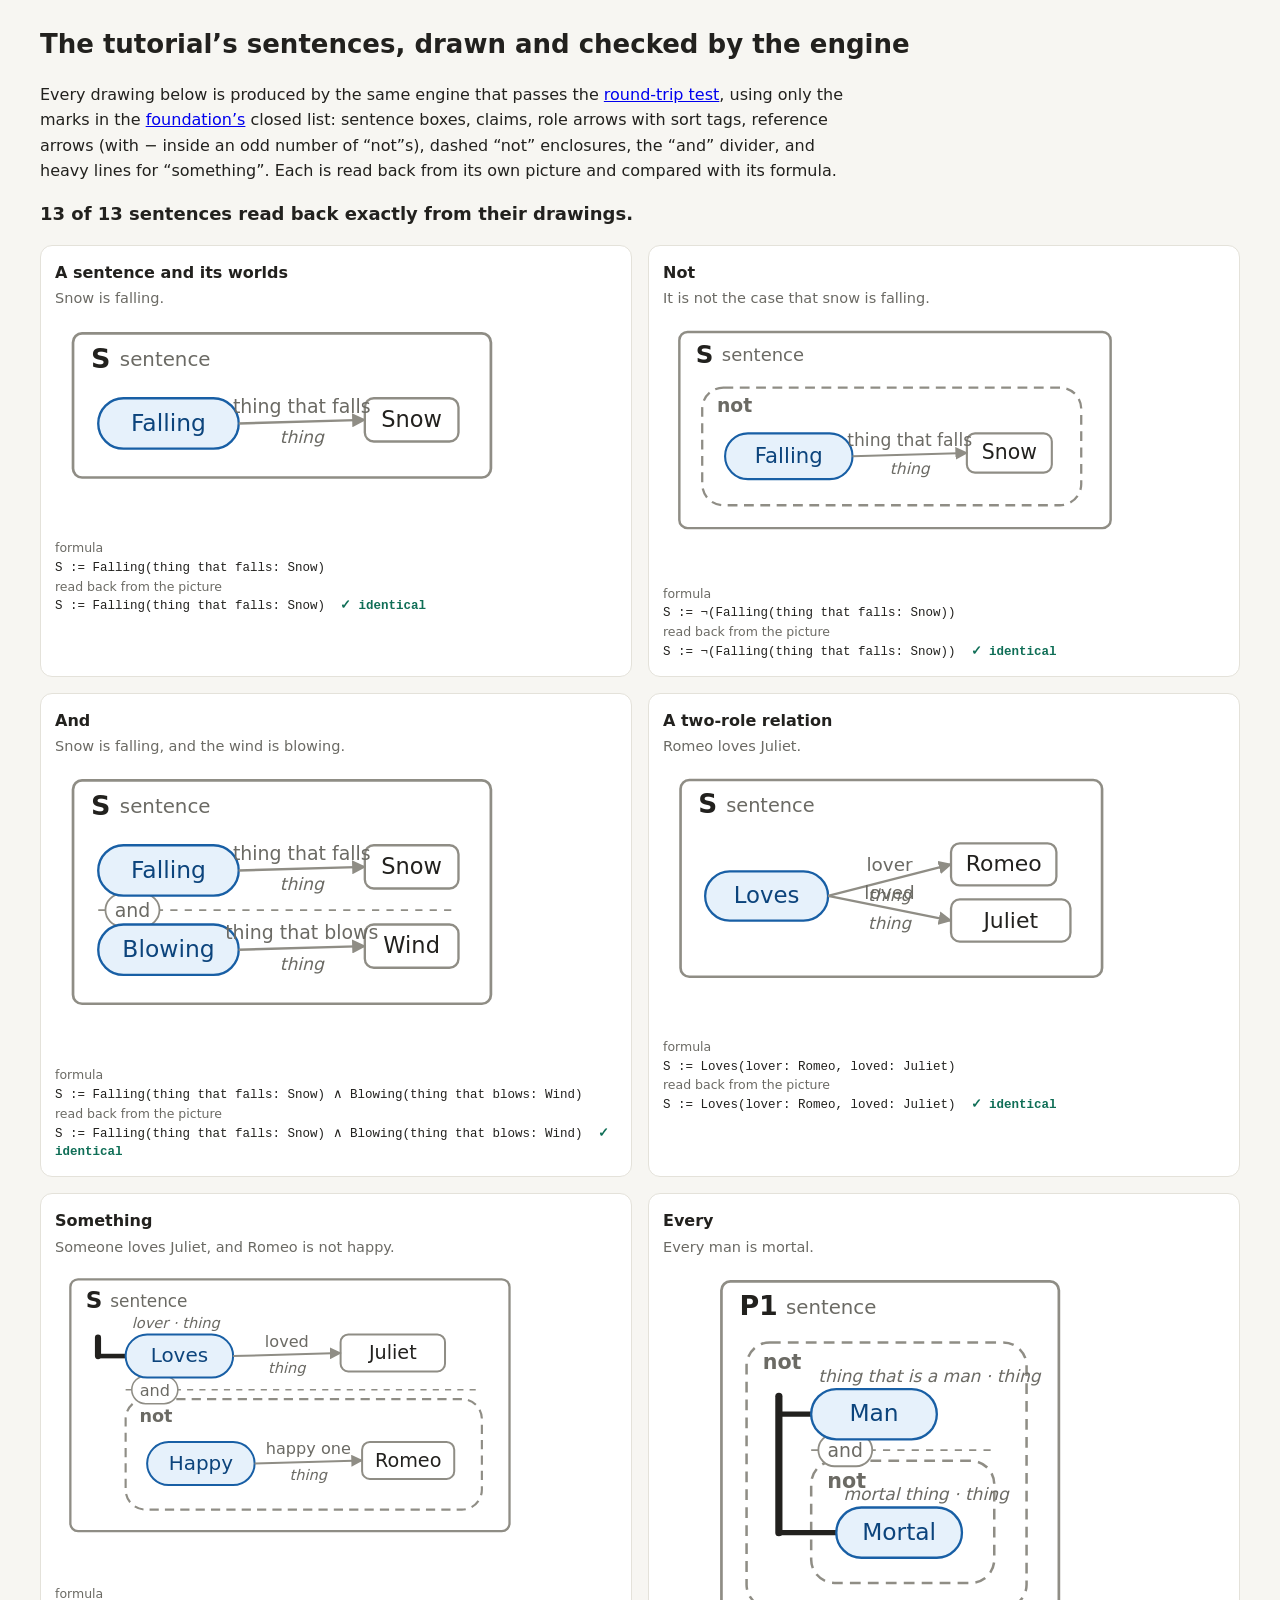
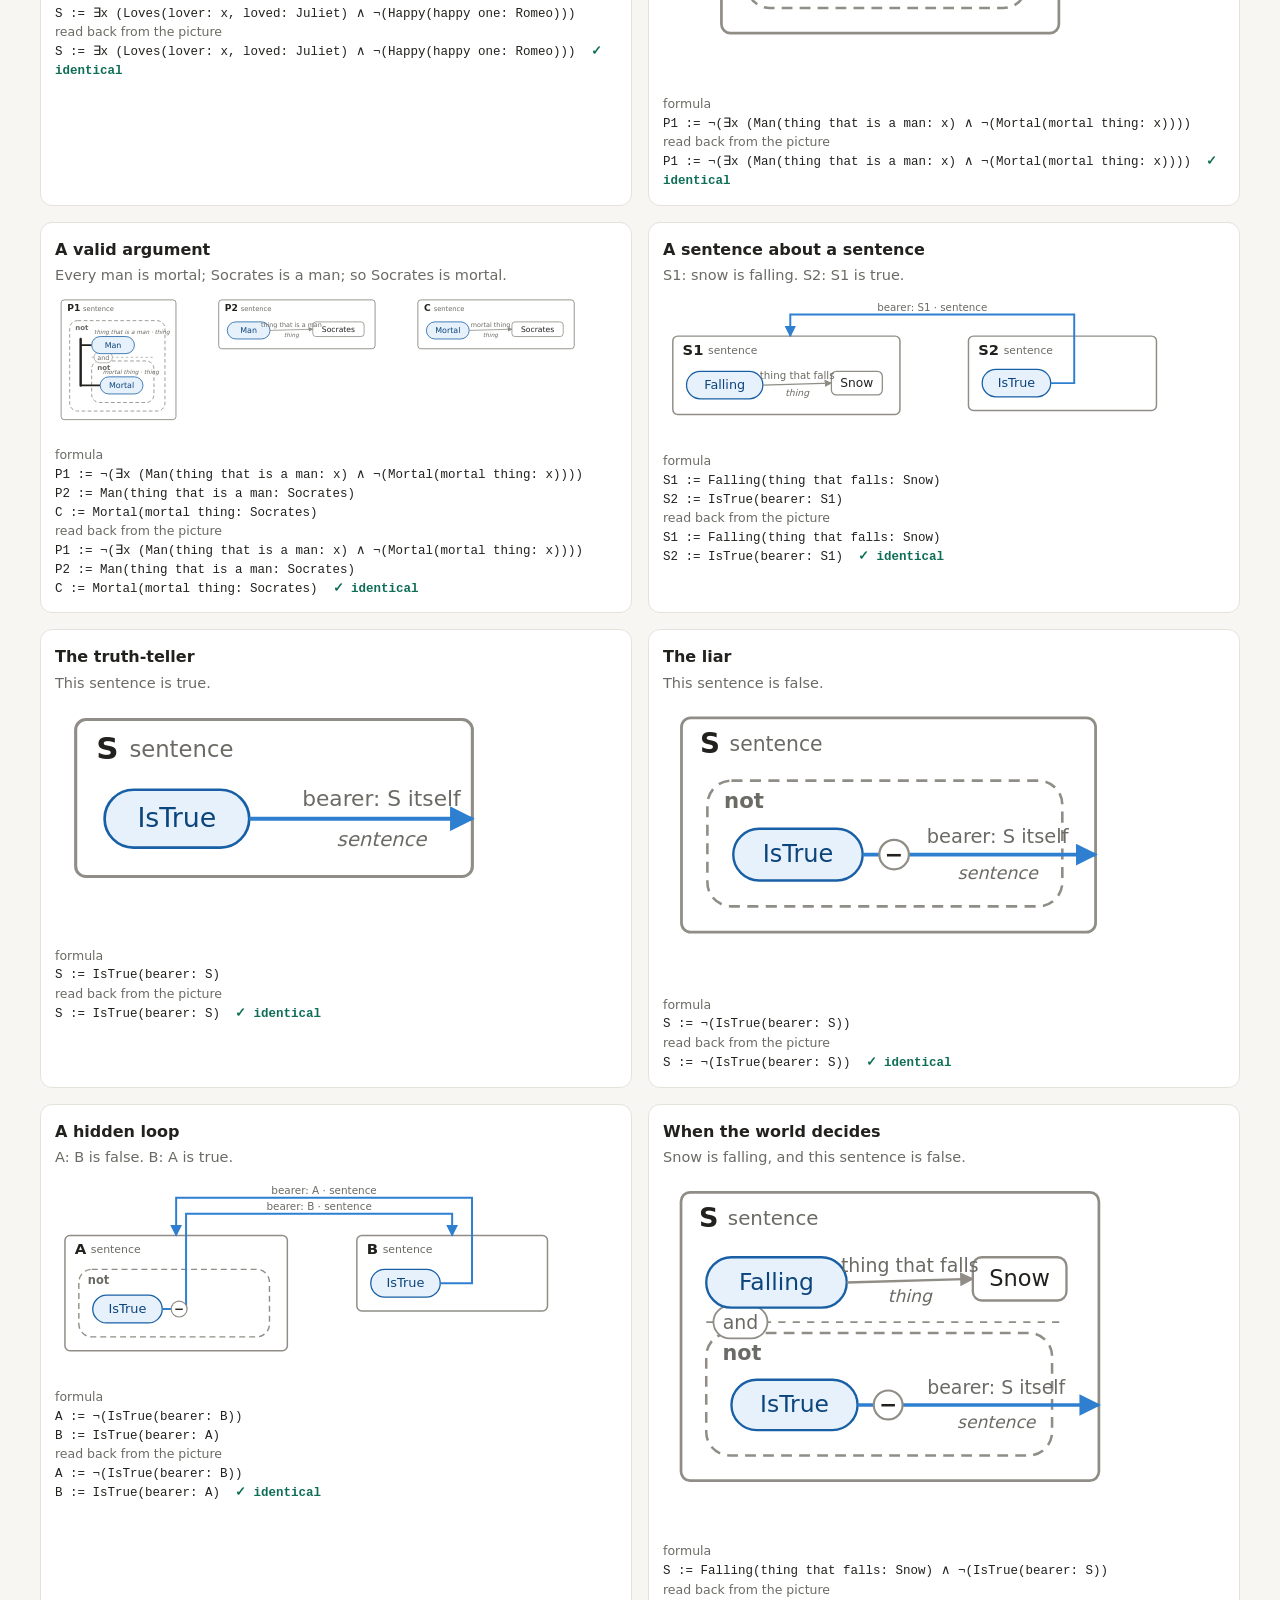
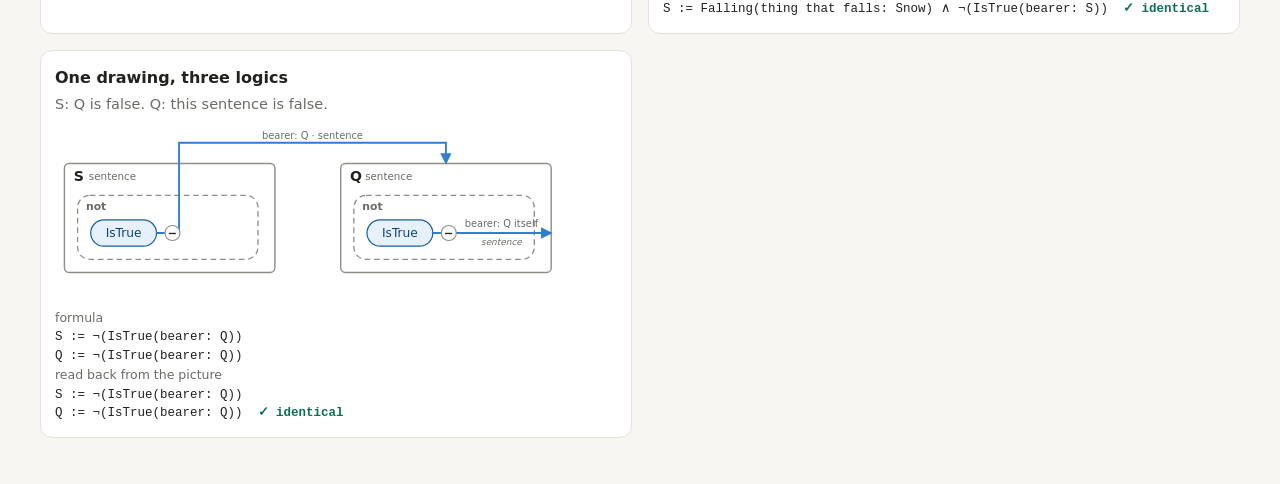
<file: gallery.html>
<!doctype html><html lang="en"><head><meta charset="utf-8"><meta name="viewport" content="width=device-width, initial-scale=1, viewport-fit=cover">
<title>The tutorial's sentences, drawn and checked by the engine</title>
<style>
:root{--bg:#f7f6f2;--card:#fff;--ink:#22211e;--quiet:#6b6a64;--line:#8f8d85;--hair:#e4e2da;--ok:#0f6e56;--bad:#a32d2d;--ref:#2f7fd0;--cap:#e6f1fb;--capline:#185fa5;--capink:#0c447c;color-scheme:light;box-sizing:border-box;padding-top:env(safe-area-inset-top,0px);padding-bottom:env(safe-area-inset-bottom,0px)}
@media (prefers-color-scheme:dark){:root:not([data-theme="light"]){--bg:#1c1c1a;--card:#262624;--ink:#ecebe6;--quiet:#a8a69e;--line:#8a887f;--hair:#3a3935;--ok:#5dcaa5;--bad:#f09595;--ref:#85b7eb;--cap:#0c2d4d;--capline:#85b7eb;--capink:#cfe3f7;color-scheme:dark}}
:root[data-theme="dark"]{--bg:#1c1c1a;--card:#262624;--ink:#ecebe6;--quiet:#a8a69e;--line:#8a887f;--hair:#3a3935;--ok:#5dcaa5;--bad:#f09595;--ref:#85b7eb;--cap:#0c2d4d;--capline:#85b7eb;--capink:#cfe3f7;color-scheme:dark}
body{margin:0;background:var(--bg);color:var(--ink);font:16px/1.6 system-ui,-apple-system,"Segoe UI",sans-serif}
main{max-width:1200px;margin:0 auto;padding:24px 20px 60px}h1{font-size:26px;margin:0 0 6px}p{max-width:80ch}.q{color:var(--quiet)}
.grid{display:grid;grid-template-columns:repeat(auto-fill,minmax(520px,1fr));gap:16px;margin-top:16px}
@media (max-width:600px){.grid{grid-template-columns:1fr}}
.card{background:var(--card);border:1px solid var(--hair);border-radius:12px;padding:14px;overflow:hidden}
.card h2{font-size:16px;margin:0 0 2px}.card .say{color:var(--quiet);font-size:14.5px;margin:0 0 8px}
.dsvg{width:100%;height:auto;display:block;max-height:420px}
.f{font:12.5px/1.5 ui-monospace,Menlo,Consolas,monospace;white-space:pre-wrap;word-break:break-word;margin:8px 0 0}
.k{color:var(--quiet);font-family:system-ui,sans-serif}.ok{color:var(--ok);font-weight:700}.no{color:var(--bad);font-weight:700}
.sum{font-size:18px;font-weight:600;margin:12px 0 0}
</style></head><body><main>
<h1>The tutorial’s sentences, drawn and checked by the engine</h1>
<p>Every drawing below is produced by the same engine that passes the <a href="https://claude.ai/artifact/V2U8aydTHk2extR9VjTJps">round-trip test</a>, using only the marks in the <a href="https://claude.ai/artifact/V3ahWhPUDtTRbY1N3PmT8D">foundation’s</a> closed list: sentence boxes, claims, role arrows with sort tags, reference arrows (with − inside an odd number of “not”s), dashed “not” enclosures, the “and” divider, and heavy lines for “something”. Each is read back from its own picture and compared with its formula.</p>
<p class="sum" id="sum"></p>
<div class="grid" id="g"></div>
<script>
// ===== vocabulary =====
const SORTS=['thing','sentence'];
const PREDS={Man:[['thing that is a man','thing']],Mortal:[['mortal thing','thing']],Falling:[['thing that falls','thing']],Blowing:[['thing that blows','thing']],Happy:[['happy one','thing']],Loves:[['lover','thing'],['loved','thing']],IsTrue:[['bearer','sentence']]};
const THINGS=['Snow','Wind','Romeo','Juliet','Socrates'];
const VARN=['x','y','z','u','v','w','p','q'];
// ===== seeded random =====
function rng(seed){let s=seed>>>0||1;return ()=>{s^=s<<13;s>>>=0;s^=s>>17;s^=s<<5;s>>>=0;return s/4294967296;};}
// ===== generator: texts in area normal form =====
// area = {lines:[{id,sort}], items:[item]} ; item = {t:'claim',pred,fill:[{kind:'name'|'sent'|'var',v}]} | {t:'enc',area}
function genText(R,nSent){const names=Array.from({length:nSent},(_,i)=>'S'+(i+1));let lid=0;
 function genArea(depth,scope){const area={lines:[],items:[]};const nl=depth>0&&R()<0.4?1+(R()<0.25?1:0):0;
  for(let i=0;i<nl;i++)area.lines.push({id:lid++,sort:'thing'});
  const sc=scope.concat(area.lines);const n=1+Math.floor(R()*(depth>1?3:2));
  for(let i=0;i<n;i++){if(depth>0&&R()<0.35)area.items.push({t:'enc',area:genArea(depth-1,sc)});else area.items.push(genClaim(sc));}
  area.lines.forEach(l=>{if(!uses(area,l.id)){const p=R()<0.5?'Happy':'Falling';area.items.push({t:'claim',pred:p,fill:[{kind:'var',v:l.id}]});}});
  return area;}
 function genClaim(sc){const ps=Object.keys(PREDS);
  return genClaimP(ps.filter(q=>q!=='Man'&&q!=='Mortal'),sc);}
 function genClaimP(ps0,sc){const pred=ps0[Math.floor(R()*ps0.length)];
  return {t:'claim',pred,fill:PREDS[pred].map(([r,s])=>{if(s==='sentence')return {kind:'sent',v:names[Math.floor(R()*names.length)]};const vs=sc.filter(l=>l.sort==='thing');if(vs.length&&R()<0.55)return {kind:'var',v:vs[Math.floor(R()*vs.length)].id};return {kind:'name',v:THINGS.slice(0,4)[Math.floor(R()*4)]};})};}
 return names.map(n=>({name:n,area:genArea(2,[])}));}
function uses(area,id){return area.items.some(it=>it.t==='claim'?it.fill.some(f=>f.kind==='var'&&f.v===id):uses(it.area,id));}
// ===== printing a text (canonical variable names by preorder of introduction) =====
function printText(text){let k=0;return text.map(d=>{const vm={};const pa=area=>{area.lines.forEach(l=>{vm[l.id]=VARN[k++]||('v'+k);});
  const body=area.items.length===0?'⊤':area.items.map(it=>it.t==='claim'?`${it.pred}(${PREDS[it.pred].map(([r],i)=>`${r}: ${it.fill[i].kind==='var'?vm[it.fill[i].v]:it.fill[i].v}`).join(', ')})`:`¬(${pa(it.area)})`).join(' ∧ ');
  return area.lines.length?area.lines.map(l=>'∃'+vm[l.id]).join(' ')+` (${body})`:body;};k=0;return `${d.name} := ${pa(d.area)}`;}).join('\n');}
// ===== layout: abstract diagram -> picture (shapes with positions), following rules D1-D6 =====
function layout(text){const shapes={boxes:[],encs:[],caps:[],things:[],roleArrows:[],refArrows:[],lines:[],dividers:[]};let cid=0;
 const PAD=14,GAP=12,TRUNK=14;
 function capW(p){return Math.max(70,p.length*8+22);}
 function measureItem(it){if(it.t==='claim'){const nn=it.fill.filter(f=>f.kind==='name').length;const tw=Math.max(0,...it.fill.filter(f=>f.kind==='name').map(f=>f.v.length*8+20));
   const hasRef=it.fill.some(f=>f.kind==='sent');return {w:capW(it.pred)+(nn?70+tw:0)+(hasRef?90:0),h:Math.max(28,nn*32)};}
  const m=measureArea(it.area);return {w:m.w+2*PAD,h:m.h+2*PAD+12};}
 function measureArea(area){const g=area.lines.length*TRUNK+(area.lines.length?8:0);const ms=area.items.map(measureItem);
  return {w:g+Math.max(40,...ms.map(m=>m.w))+4,h:Math.max(24,ms.reduce((s,m)=>s+m.h,0)+GAP*Math.max(0,ms.length-1))};}
 const pending=[];
 function placeArea(area,x,y,w,h,scopeLines,negs,boxName){negs=negs||0;const g=area.lines.length*TRUNK+(area.lines.length?8:0);const trunks={};
  area.lines.forEach((l,i)=>{trunks[l.id]={x:x+4+i*TRUNK,y0:y,y1:y+h,branches:[]};});
  const sc=Object.assign({},scopeLines,trunks);let cy=y;
  area.items.forEach(it=>{const m=measureItem(it);
   if(it.t==='claim'){const id='c'+(cid++);const cw=capW(it.pred);const cx=x+g;const capY=cy+(m.h-28)/2;
    shapes.caps.push({id,pred:it.pred,x:cx,y:capY,w:cw,h:28});let ni=0;const vRoles=it.fill.map((f,i)=>f.kind==='var'?i:-1).filter(i=>i>=0);
    it.fill.forEach((f,i)=>{const role=PREDS[it.pred][i][0];
     if(f.kind==='name'){const tw=f.v.length*8+20;const ty=cy+ni*32;const tx=cx+cw+70;shapes.things.push({name:f.v,x:tx,y:ty+2,w:tw,h:24});shapes.roleArrows.push({cap:id,role,from:[cx+cw,capY+14],to:[tx,ty+14]});ni++;}
     else if(f.kind==='sent'){pending.push({cap:id,role,from:[cx+cw,capY+14],target:f.v,neg:negs%2===1,inBox:boxName});}
     else{const off=vRoles.length>1?(vRoles.indexOf(i)-0.5)*12:0;const ay=capY+14+off;sc[f.v].branches.push({cap:id,role,at:[cx,ay]});}});}
   else{const ex=x+g,ew=m.w,eh=m.h;shapes.encs.push({x:ex,y:cy,w:ew,h:eh});placeArea(it.area,ex+PAD,cy+PAD+12,ew-2*PAD,eh-2*PAD-12,sc,negs+1,boxName);}
   const last=it===area.items[area.items.length-1];if(!last)shapes.dividers.push({x1:x+g,x2:x+w,y:cy+m.h+GAP/2});cy+=m.h+GAP;});
  area.lines.forEach(l=>{const t=trunks[l.id];const pts=[[t.x,t.y0+4],[t.x,Math.max(t.y0+8,...t.branches.map(b=>b.at[1]))]];
   shapes.lines.push({pts:[...pts,...t.branches.flatMap(b=>[[t.x,b.at[1]],b.at])],trunk:pts,branches:t.branches.map(b=>({from:[t.x,b.at[1]],to:b.at})),attach:t.branches.map(b=>({cap:b.cap,role:b.role,at:b.at}))});});}
 let bx=10;const boxPos={};
 text.forEach(d=>{const m=measureArea(d.area);const w=m.w+2*PAD,h=m.h+2*PAD+20;boxPos[d.name]={x:bx,y:60,w,h};shapes.boxes.push({name:d.name,x:bx,y:60,w,h});placeArea(d.area,bx+PAD,60+PAD+20,m.w,m.h,{},0,d.name);bx+=w+70;});
 pending.forEach(p=>{const b=boxPos[p.target];const self=p.target===p.inBox;shapes.refArrows.push({cap:p.cap,role:p.role,from:p.from,neg:p.neg,self,target:p.target,to:self?[b.x+b.w,p.from[1]]:[b.x+b.w/2+((p.from[0]%7)-3)*4,b.y]});});
 shapes.W=bx;shapes.H=Math.max(...shapes.boxes.map(b=>b.y+b.h))+20;return shapes;}
// ===== read-back: picture -> abstract diagram, from geometry only =====
const inside=(a,b)=>a.x>=b.x-0.5&&a.y>=b.y-0.5&&a.x+a.w<=b.x+b.w+0.5&&a.y+a.h<=b.y+b.h+0.5;
const ptIn=(p,b)=>p[0]>=b.x-0.5&&p[0]<=b.x+b.w+0.5&&p[1]>=b.y-0.5&&p[1]<=b.y+b.h+0.5;
const onOutline=(p,b)=>ptIn(p,b)&&(Math.abs(p[0]-b.x)<1.5||Math.abs(p[0]-b.x-b.w)<1.5||Math.abs(p[1]-b.y)<1.5||Math.abs(p[1]-b.y-b.h)<1.5);
const disjoint=(a,b)=>a.x+a.w<=b.x||b.x+b.w<=a.x||a.y+a.h<=b.y||b.y+b.h<=a.y;
class ReadErr extends Error{constructor(rule,msg){super(msg);this.rule=rule;}}
function readBack(sh){const C=[...sh.boxes.map(b=>({...b,kind:'box'})),...sh.encs.map(e=>({...e,kind:'enc'}))];
 for(let i=0;i<C.length;i++)for(let j=i+1;j<C.length;j++){const a=C[i],b=C[j];if(!(inside(a,b)||inside(b,a)||disjoint(a,b)))throw new ReadErr('D1','two outlines cross');}
 const smallest=(r,excl)=>C.filter(c=>c!==excl&&inside(r,c)).sort((p,q)=>p.w*p.h-q.w*q.h)[0];
 C.forEach(c=>{c.parent=c.kind==='box'?null:smallest(c,c);if(c.kind==='enc'&&!c.parent)throw new ReadErr('D1','an enclosure outside every sentence box');});
 sh.boxes.forEach(b=>{if(C.some(c=>c.kind==='enc'&&inside(b,c)))throw new ReadErr('D5','a sentence box inside an enclosure');});
 const boxOf=c=>c.kind==='box'?c:boxOf(c.parent);
 const caps=sh.caps.map(k=>({...k,area:smallest(k,null)}));
 caps.forEach(k=>{if(!k.area)throw new ReadErr('D1','a claim outside every sentence box');});
 // roles
 const fill={};caps.forEach(k=>fill[k.id]={});
 // Resolve visible arrow origins, then check their stored claim identifiers.
 [...sh.roleArrows,...sh.refArrows].forEach(a=>{const origins=caps.filter(k=>onOutline(a.from,k));
  if(origins.length!==1||origins[0].id!==a.cap)throw new ReadErr('D3','a role arrow must start on its claim outline');
 });
 const filledRoles=new Set();
 const checkRole=a=>{const k=caps.find(k=>k.id===a.cap),roles=k&&PREDS[k.pred];
  if(!roles||!roles.some(([r])=>r===a.role))throw new ReadErr('D3','unknown claim or role');
  const key=JSON.stringify([a.cap,a.role]);if(filledRoles.has(key))throw new ReadErr('D3','a role is filled more than once');filledRoles.add(key);
 };
 [...sh.roleArrows,...sh.refArrows,...sh.lines.flatMap(l=>l.attach)].forEach(checkRole);
 sh.roleArrows.forEach(a=>{const t=sh.things.find(t=>onOutline(a.to,t));if(!t)throw new ReadErr('D3',`role arrow "${a.role}" does not end on a thing box`);fill[a.cap][a.role]={kind:'name',v:t.name,sort:'thing'};});
 sh.refArrows.forEach(a=>{const b=sh.boxes.find(b=>onOutline(a.to,b));if(!b)throw new ReadErr('D3',`reference arrow "${a.role}" does not end on a sentence box`);fill[a.cap][a.role]={kind:'sent',v:b.name,sort:'sentence'};});
 const lines=sh.lines.map((l,i)=>{const homes=l.pts.map(p=>C.filter(c=>ptIn(p,{x:c.x,y:c.y,w:c.w,h:c.h})).sort((p,q)=>p.w*p.h-q.w*q.h)[0]).filter(Boolean);
  const depth=c=>c.parent?1+depth(c.parent):0;const home=homes.sort((a,b)=>depth(a)-depth(b))[0];if(!home)throw new ReadErr('D4','a heavy line outside every box');
  l.attach.forEach(a=>{const k=caps.find(k=>k.id===a.cap);if(!k||!(Math.abs(a.at[0]-k.x)<1.5&&a.at[1]>=k.y&&a.at[1]<=k.y+k.h))throw new ReadErr('D4','a heavy line does not meet its claim at the claim\u2019s edge');fill[a.cap][a.role]={kind:'var',v:'L'+i,sort:'thing'};});
  if(!l.attach.length)throw new ReadErr('D4','an idle heavy line');return {id:'L'+i,home,x:l.trunk[0][0]};});
 // build areas
 const areaOf=c=>{const items=[...caps.filter(k=>k.area===c).map(k=>({cy:k.y+k.h/2,x:k.x,h:k.h,it:k,t:'claim'})),...C.filter(e=>e.kind==='enc'&&e.parent===c).map(e=>({cy:e.y+e.h/2,x:e.x,h:e.h,it:e,t:'enc'}))];
  items.sort((a,b)=>Math.abs(a.cy-b.cy)<Math.min(a.h,b.h)/2?a.x-b.x:a.cy-b.cy);
  return {lines:lines.filter(l=>l.home===c).sort((a,b)=>a.x-b.x).map(l=>({id:l.id,sort:'thing'})),
   items:items.map(o=>{if(o.t==='enc')return {t:'enc',area:areaOf(o.it)};const k=o.it;const roles=PREDS[k.pred];if(!roles)throw new ReadErr('D3','unknown predicate '+k.pred);
    return {t:'claim',pred:k.pred,fill:roles.map(([r,s])=>{const f=fill[k.id][r];if(!f)throw new ReadErr('D3',`role "${r}" of ${k.pred} is not filled`);if(f.sort!==s)throw new ReadErr('D3',`role "${r}" needs a ${s}`);return {kind:f.kind,v:f.v};})};})};};
 const text=sh.boxes.slice().sort((a,b)=>a.x-b.x).map(b=>({name:b.name,area:areaOf(C.find(c=>c.kind==='box'&&c.name===b.name))}));
 // scope check (section 1, rule 2): a line's home must contain each claim it fills
 const contains=(outer,inner)=>{for(let c=inner;c;c=c.parent)if(c===outer)return true;return false;};
 lines.forEach(l=>Object.entries(fill).forEach(([cap,rs])=>Object.values(rs).forEach(f=>{if(f.kind==='var'&&f.v===l.id){const k=caps.find(k=>k.id===cap);if(!contains(l.home,k.area))throw new ReadErr('D4','a heavy line fills a claim outside its home area');}})));
 return text;}
// ===== semantics: on the formula (Tarski) and on the diagram (area by area), independently =====
function randWorld(R,sentNames){const ext={};['Falling','Blowing','Happy'].forEach(p=>ext[p]=new Set(THINGS.filter(()=>R()<0.5)));ext.Loves=new Set();THINGS.forEach(a=>THINGS.forEach(b=>{if(R()<0.3)ext.Loves.add(a+'|'+b);}));ext.IsTrue=new Set(sentNames.filter(()=>R()<0.5));return ext;}
const holds=(W,pred,args)=>W[pred].has(args.join('|'));
function evalFormula(area,W,env){ // Tarski, by recursion on the formula: ∃ over home lines, then ∧ of items
 const go=(i,e)=>{if(i===area.lines.length)return area.items.every(it=>it.t==='claim'?holds(W,it.pred,it.fill.map(f=>f.kind==='var'?e[f.v]:f.v)):!evalFormula(it.area,W,e));return THINGS.some(d=>go(i+1,{...e,[area.lines[i].id]:d}));};return go(0,env);}
function evalDiagram(area,W,asg){ // Dau-style: an area is true if some choice of objects for its home lines makes every item true
 const ids=area.lines.map(l=>l.id);const n=ids.length;const total=Math.pow(THINGS.length,n);
 for(let k=0;k<total;k++){const a={...asg};let r=k;ids.forEach(id=>{a[id]=THINGS[r%THINGS.length];r=Math.floor(r/THINGS.length);});
  let ok=true;for(const it of area.items){if(it.t==='enc'){if(evalDiagram(it.area,W,a)){ok=false;break;}}else{if(!holds(W,it.pred,it.fill.map(f=>f.kind==='var'?a[f.v]:f.v))){ok=false;break;}}}
  if(ok)return true;}return false;}
// ===== unfolding demonstration, not a semantic decision procedure =====
// Use solveClassical in semantics.js for classical verdicts, including quantifiers.
const clone=x=>JSON.parse(JSON.stringify(x));
const isBot=it=>it.t==='enc'&&it.area.items.length===0&&it.area.lines.length===0;
function simplify(area,log){let changed=true;while(changed){changed=false;
  for(const it of area.items)if(it.t==='enc'){if(simplify(it.area,log))changed=true;}
  if(area.items.some(isBot)&&area.items.length>1){area.items=[{t:'enc',area:{lines:[],items:[]}}];log.push('an empty \u201cnot\u201d makes its area false');changed=true;}
  const i=area.items.findIndex(it=>it.t==='enc'&&it.area.lines.length===0&&it.area.items.length===1&&it.area.items[0].t==='enc'&&!isBot(it.area.items[0]));
  if(i>=0){const inner=area.items[i].area.items[0].area;area.items.splice(i,1,...inner.items);area.lines.push(...inner.lines);log.push('double cut: two \u201cnot\u201ds with nothing between them are removed');changed=true;continue;}
  const j=area.items.findIndex(it=>it.t==='enc'&&it.area.items.length===1&&isBot(it.area.items[0]));
  if(j>=0){area.items.splice(j,1);log.push('double cut: a \u201cnot\u201d around an empty \u201cnot\u201d is removed');changed=true;}}
 return false;}
function evaluate(text,name,W,maxSteps){const defs=Object.fromEntries(text.map(d=>[d.name,d.area]));let area=clone(defs[name]);const steps=[{rule:'start',area:clone(area)}];const seen=new Map([[JSON.stringify(area),0]]);
 for(let s=0;s<maxSteps;s++){const log=[];simplify(area,log);if(log.length)steps.push({rule:log[0],area:clone(area)});
  if(area.items.length===0)return {result:true,halts:true,steps};
  if(area.items.length===1&&isBot(area.items[0]))return {result:false,halts:true,steps};
  let done=false;const visit=a=>{for(let i=0;i<a.items.length&&!done;i++){const it=a.items[i];if(it.t==='enc'){visit(it.area);continue;}
    if(it.pred==='IsTrue'){const tgt=clone(defs[it.fill[0].v]);a.items.splice(i,1,...(tgt.lines.length?[{t:'enc',area:{lines:[],items:[{t:'enc',area:tgt}]}}]:tgt.items));steps.push({rule:`unfold IsTrue(${it.fill[0].v})`,area:null});done=true;}
    else if(it.fill.every(f=>f.kind==='name')){const h=holds(W,it.pred,it.fill.map(f=>f.v));a.items.splice(i,1,...(h?[]:[{t:'enc',area:{lines:[],items:[]}}]));steps.push({rule:`look up ${it.pred}(${it.fill.map(f=>f.v).join(', ')}): ${h?'holds':'does not hold'}`,area:null});done=true;}}};
  visit(area);steps[steps.length-1].area=clone(area);
  if(!done)return {result:null,halts:false,steps,why:'unsupported'};
  const key=JSON.stringify(area);if(seen.has(key))return {result:null,halts:false,cycleFrom:seen.get(key),steps};seen.set(key,steps.length-1);}
 return {result:null,halts:false,steps,why:'step limit'};}
//{genText,printText,layout,readBack,ReadErr,randWorld,evalFormula,evalDiagram,evaluate,rng,THINGS,PREDS};

// ===== presentation renderer: draws the engine's shapes in the visual grammar (decorations are ignored by the read-back) =====
const SVGNS='http://www.w3.org/2000/svg';
function sel(t,a,p){const e=document.createElementNS(SVGNS,t);for(const k in a)e.setAttribute(k,a[k]);if(p)p.appendChild(e);return e;}
function stext(p,x,y,txt,a){const t=sel('text',Object.assign({x,y,fill:'var(--ink)','font-size':13},a||{}),p);t.textContent=txt;return t;}
function drawShapes(sh,opts){opts=opts||{};const W=Math.max(sh.W,...sh.encs.map(e=>e.x+e.w+20),...sh.boxes.map(b=>b.x+b.w+20)),H=sh.H+10;const cross=sh.refArrows.filter(a=>!a.self);const y0=Math.min(...sh.boxes.map(b=>b.y),...cross.map((a,i)=>a.to[1]-34-16*i))-8;
 const s=sel('svg',{viewBox:`0 ${y0} ${W} ${H-y0}`,role:'img','aria-label':opts.label||'A sentence drawn in the diagram language',class:'dsvg'});
 const d=sel('defs',{},s);[['ar','var(--line)'],['rf','var(--ref)']].forEach(([id,c])=>{const m=sel('marker',{id:id+(opts.uid||''),viewBox:'0 0 10 10',refX:9,refY:5,markerWidth:6,markerHeight:6,orient:'auto-start-reverse'},d);sel('path',{d:'M0 0L10 5L0 10z',fill:c},m);});
 const u=opts.uid||'';
 sh.boxes.forEach(b=>{sel('rect',{x:b.x,y:b.y,width:b.w,height:b.h,rx:5,fill:'none',stroke:'var(--line)','stroke-width':1.5},s);stext(s,b.x+10,b.y+19,b.name,{'font-size':15,'font-weight':700});stext(s,b.x+16+b.name.length*10,b.y+18,'sentence',{'font-size':11,fill:'var(--quiet)'});});
 sh.encs.forEach(e=>{sel('rect',{x:e.x,y:e.y,width:e.w,height:e.h,rx:13,fill:'none',stroke:'var(--line)','stroke-width':1.4,'stroke-dasharray':'6 4'},s);stext(s,e.x+9,e.y+15,'not',{'font-size':11.5,'font-weight':700,fill:'var(--quiet)'});});
 (sh.dividers||[]).forEach(v=>{sel('path',{d:`M${v.x1} ${v.y}H${v.x2-6}`,stroke:'var(--line)','stroke-width':1,'stroke-dasharray':'4 4'},s);const g=sel('g',{},s);sel('rect',{x:v.x1+4,y:v.y-9,width:30,height:18,rx:9,fill:'var(--card)',stroke:'var(--line)','stroke-width':1},g);stext(g,v.x1+19,v.y+4,'and',{'font-size':10.5,'text-anchor':'middle',fill:'var(--quiet)'});});
 sh.lines.forEach((l,i)=>{sel('path',{d:`M${l.trunk[0][0]} ${l.trunk[0][1]}V${l.trunk[1][1]}`,stroke:'var(--ink)','stroke-width':4,fill:'none','stroke-linecap':'round'},s);l.branches.forEach(b=>sel('path',{d:`M${b.from[0]} ${b.from[1]}H${b.to[0]}`,stroke:'var(--ink)','stroke-width':3,fill:'none'},s));
  l.attach.forEach(at=>{const c=sh.caps.find(k=>k.id===at.cap);stext(s,c.x+4,c.y-4,at.role+' · thing',{'font-size':9.5,fill:'var(--quiet)','font-style':'italic'});});});
 sh.caps.forEach(c=>{sel('rect',{x:c.x,y:c.y,width:c.w,height:c.h,rx:14,fill:'var(--cap)',stroke:'var(--capline)','stroke-width':1.3},s);stext(s,c.x+c.w/2,c.y+18,c.pred,{'font-size':13,fill:'var(--capink)','text-anchor':'middle'});});
 sh.things.forEach(t=>{sel('rect',{x:t.x,y:t.y,width:t.w,height:t.h,rx:5,fill:'none',stroke:'var(--line)','stroke-width':1.3},s);stext(s,t.x+t.w/2,t.y+16,t.name,{'font-size':12.5,'text-anchor':'middle'});});
 sh.roleArrows.forEach(a=>{sel('path',{d:`M${a.from[0]} ${a.from[1]}L${a.to[0]} ${a.to[1]}`,stroke:'var(--line)','stroke-width':1.3,fill:'none','marker-end':`url(#ar${u})`},s);const mx=(a.from[0]+a.to[0])/2,my=(a.from[1]+a.to[1])/2;stext(s,mx,my-5,a.role,{'font-size':10.5,fill:'var(--quiet)','text-anchor':'middle'});stext(s,mx,my+12,'thing',{'font-size':9.5,fill:'var(--quiet)','text-anchor':'middle','font-style':'italic'});});
 sh.refArrows.forEach(a=>{if(a.self){sel('path',{d:`M${a.from[0]} ${a.from[1]}H${a.to[0]}`,stroke:'var(--ref)','stroke-width':2,fill:'none','marker-end':`url(#rf${u})`},s);const mx=(a.from[0]+a.to[0])/2+10;stext(s,mx,a.from[1]-6,a.role+': '+a.target+' itself',{'font-size':10.5,fill:'var(--quiet)','text-anchor':'middle'});stext(s,mx,a.from[1]+13,'sentence',{'font-size':9.5,fill:'var(--quiet)','text-anchor':'middle','font-style':'italic'});}
  else{const i=cross.indexOf(a);const lane=a.to[1]-22-16*i;const mx=a.from[0]+24+8*i;sel('path',{d:`M${a.from[0]} ${a.from[1]}H${mx}V${lane}H${a.to[0]}V${a.to[1]}`,stroke:'var(--ref)','stroke-width':2,fill:'none','marker-end':`url(#rf${u})`},s);stext(s,(mx+a.to[0])/2,lane-4,`${a.role}: ${a.target} · sentence`,{'font-size':10.5,fill:'var(--quiet)','text-anchor':'middle'});}
  if(a.neg){const g=sel('g',{},s);sel('circle',{cx:a.from[0]+17,cy:a.from[1],r:8,fill:'var(--card)',stroke:'var(--line)','stroke-width':1.2},g);stext(g,a.from[0]+17,a.from[1]+4,'\u2212',{'font-size':12,'font-weight':700,'text-anchor':'middle'});}});
 return s;}

const A=(lines,...items)=>({lines,items}),C=(p,...f)=>({t:'claim',pred:p,fill:f}),N=a=>({t:'enc',area:a}),nm=v=>({kind:'name',v}),st=v=>({kind:'sent',v}),vr=v=>({kind:'var',v});
const L=id=>({id,sort:'thing'});
const EX=[
 ['A sentence and its worlds','Snow is falling.',[{name:'S',area:A([],C('Falling',nm('Snow')))}]],
 ['Not','It is not the case that snow is falling.',[{name:'S',area:A([],N(A([],C('Falling',nm('Snow')))))}]],
 ['And','Snow is falling, and the wind is blowing.',[{name:'S',area:A([],C('Falling',nm('Snow')),C('Blowing',nm('Wind')))}]],
 ['A two-role relation','Romeo loves Juliet.',[{name:'S',area:A([],C('Loves',nm('Romeo'),nm('Juliet')))}]],
 ['Something','Someone loves Juliet, and Romeo is not happy.',[{name:'S',area:A([L(0)],C('Loves',vr(0),nm('Juliet')),N(A([],C('Happy',nm('Romeo')))))}]],
 ['Every','Every man is mortal.',[{name:'P1',area:A([],N(A([L(0)],C('Man',vr(0)),N(A([],C('Mortal',vr(0)))))))}]],
 ['A valid argument','Every man is mortal; Socrates is a man; so Socrates is mortal.',[{name:'P1',area:A([],N(A([L(0)],C('Man',vr(0)),N(A([],C('Mortal',vr(0)))))))},{name:'P2',area:A([],C('Man',nm('Socrates')))},{name:'C',area:A([],C('Mortal',nm('Socrates')))}]],
 ['A sentence about a sentence','S1: snow is falling. S2: S1 is true.',[{name:'S1',area:A([],C('Falling',nm('Snow')))},{name:'S2',area:A([],C('IsTrue',st('S1')))}]],
 ['The truth-teller','This sentence is true.',[{name:'S',area:A([],C('IsTrue',st('S')))}]],
 ['The liar','This sentence is false.',[{name:'S',area:A([],N(A([],C('IsTrue',st('S')))))}]],
 ['A hidden loop','A: B is false. B: A is true.',[{name:'A',area:A([],N(A([],C('IsTrue',st('B')))))},{name:'B',area:A([],C('IsTrue',st('A')))}]],
 ['When the world decides','Snow is falling, and this sentence is false.',[{name:'S',area:A([],C('Falling',nm('Snow')),N(A([],C('IsTrue',st('S')))))}]],
 ['One drawing, three logics','S: Q is false. Q: this sentence is false.',[{name:'S',area:A([],N(A([],C('IsTrue',st('Q')))))},{name:'Q',area:A([],N(A([],C('IsTrue',st('Q')))))}]]];
let ok=0;const g=document.getElementById('g');
EX.forEach(([title,say,text],i)=>{const f=printText(text);const sh=layout(text);let back,err=null;try{back=printText(readBack(sh));}catch(e){err=e;}const good=!err&&back===f;if(good)ok++;
 const c=document.createElement('div');c.className='card';c.innerHTML=`<h2>${title}</h2><p class="say">${say}</p>`;c.appendChild(drawShapes(sh,{uid:'u'+i,label:say}));
 const fd=document.createElement('div');fd.className='f';fd.innerHTML=`<span class="k">formula</span>\n${f}\n<span class="k">read back from the picture</span>\n${err?'refused: '+err.message:back}  <span class="${good?'ok':'no'}">${good?'✓ identical':'✗'}</span>`;c.appendChild(fd);g.appendChild(c);});
document.getElementById('sum').textContent=`${ok} of ${EX.length} sentences read back exactly from their drawings.`;
</script></main></body></html>
</file>
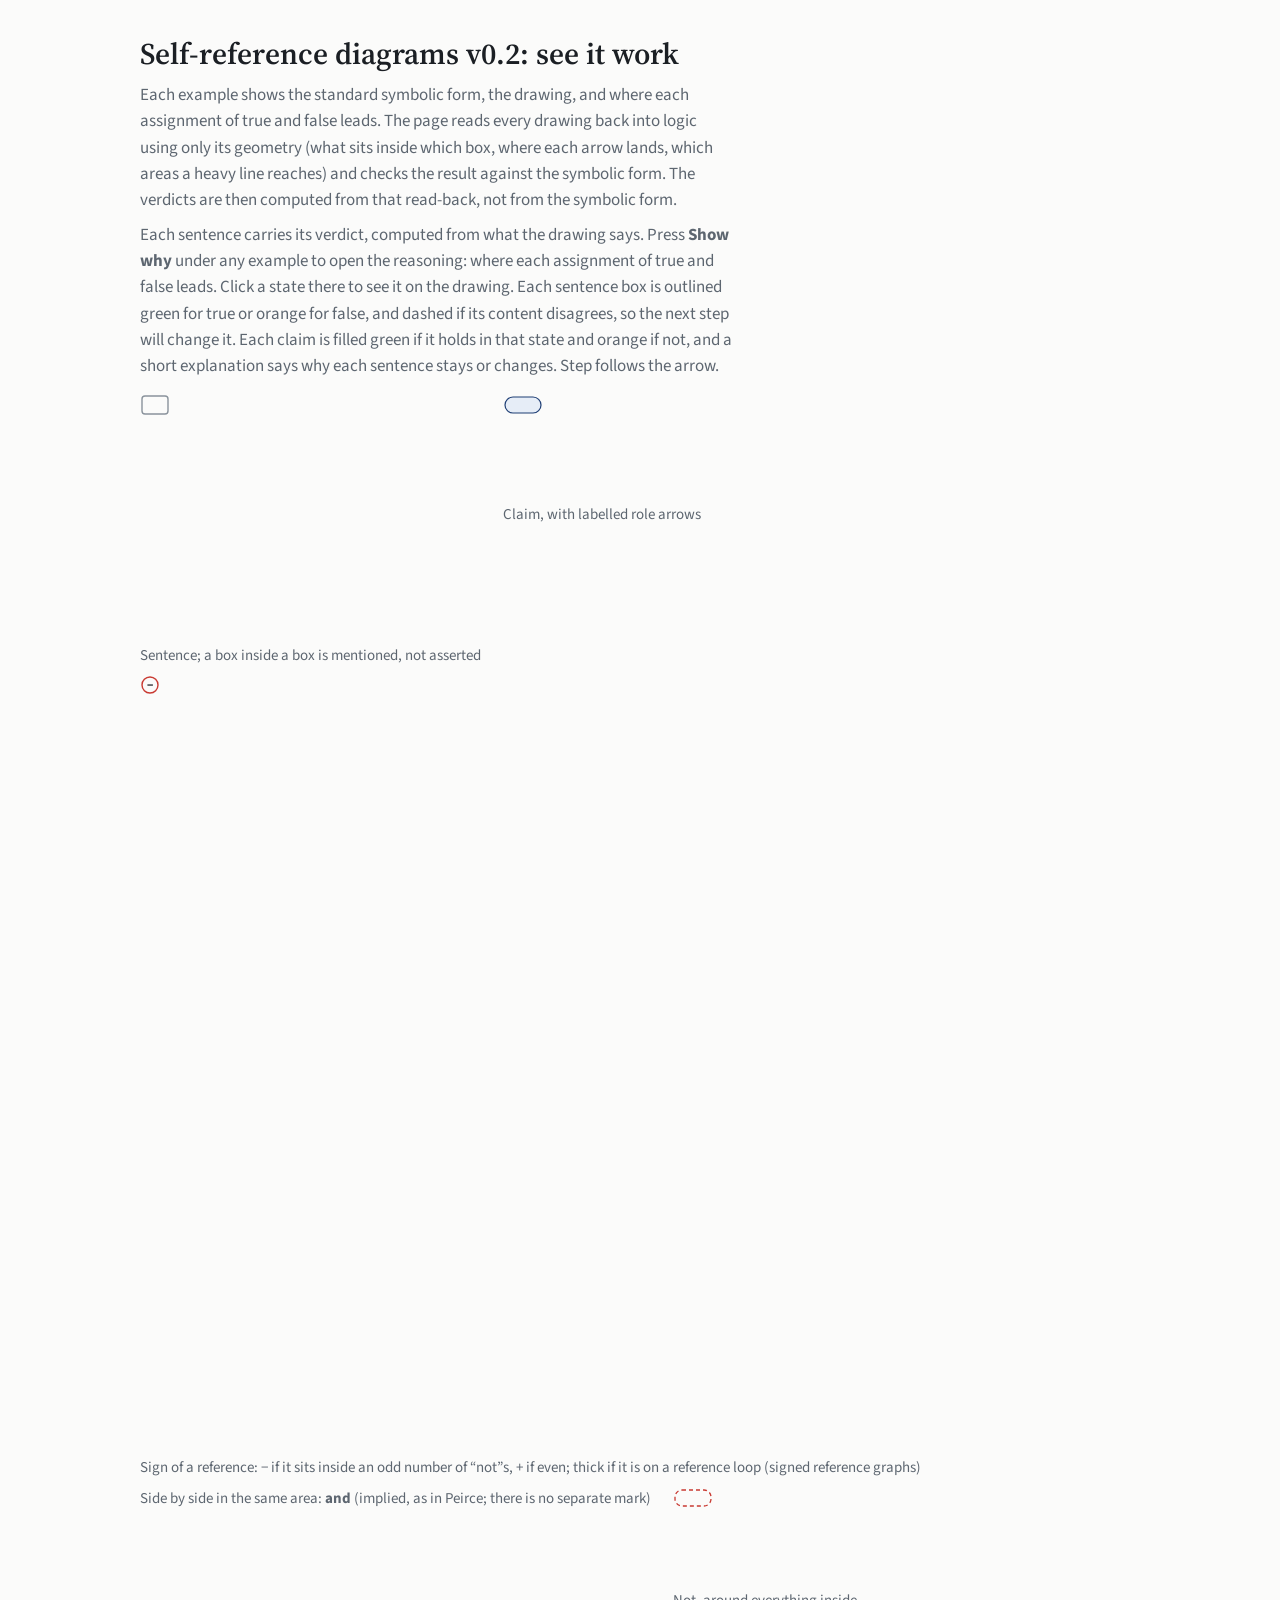
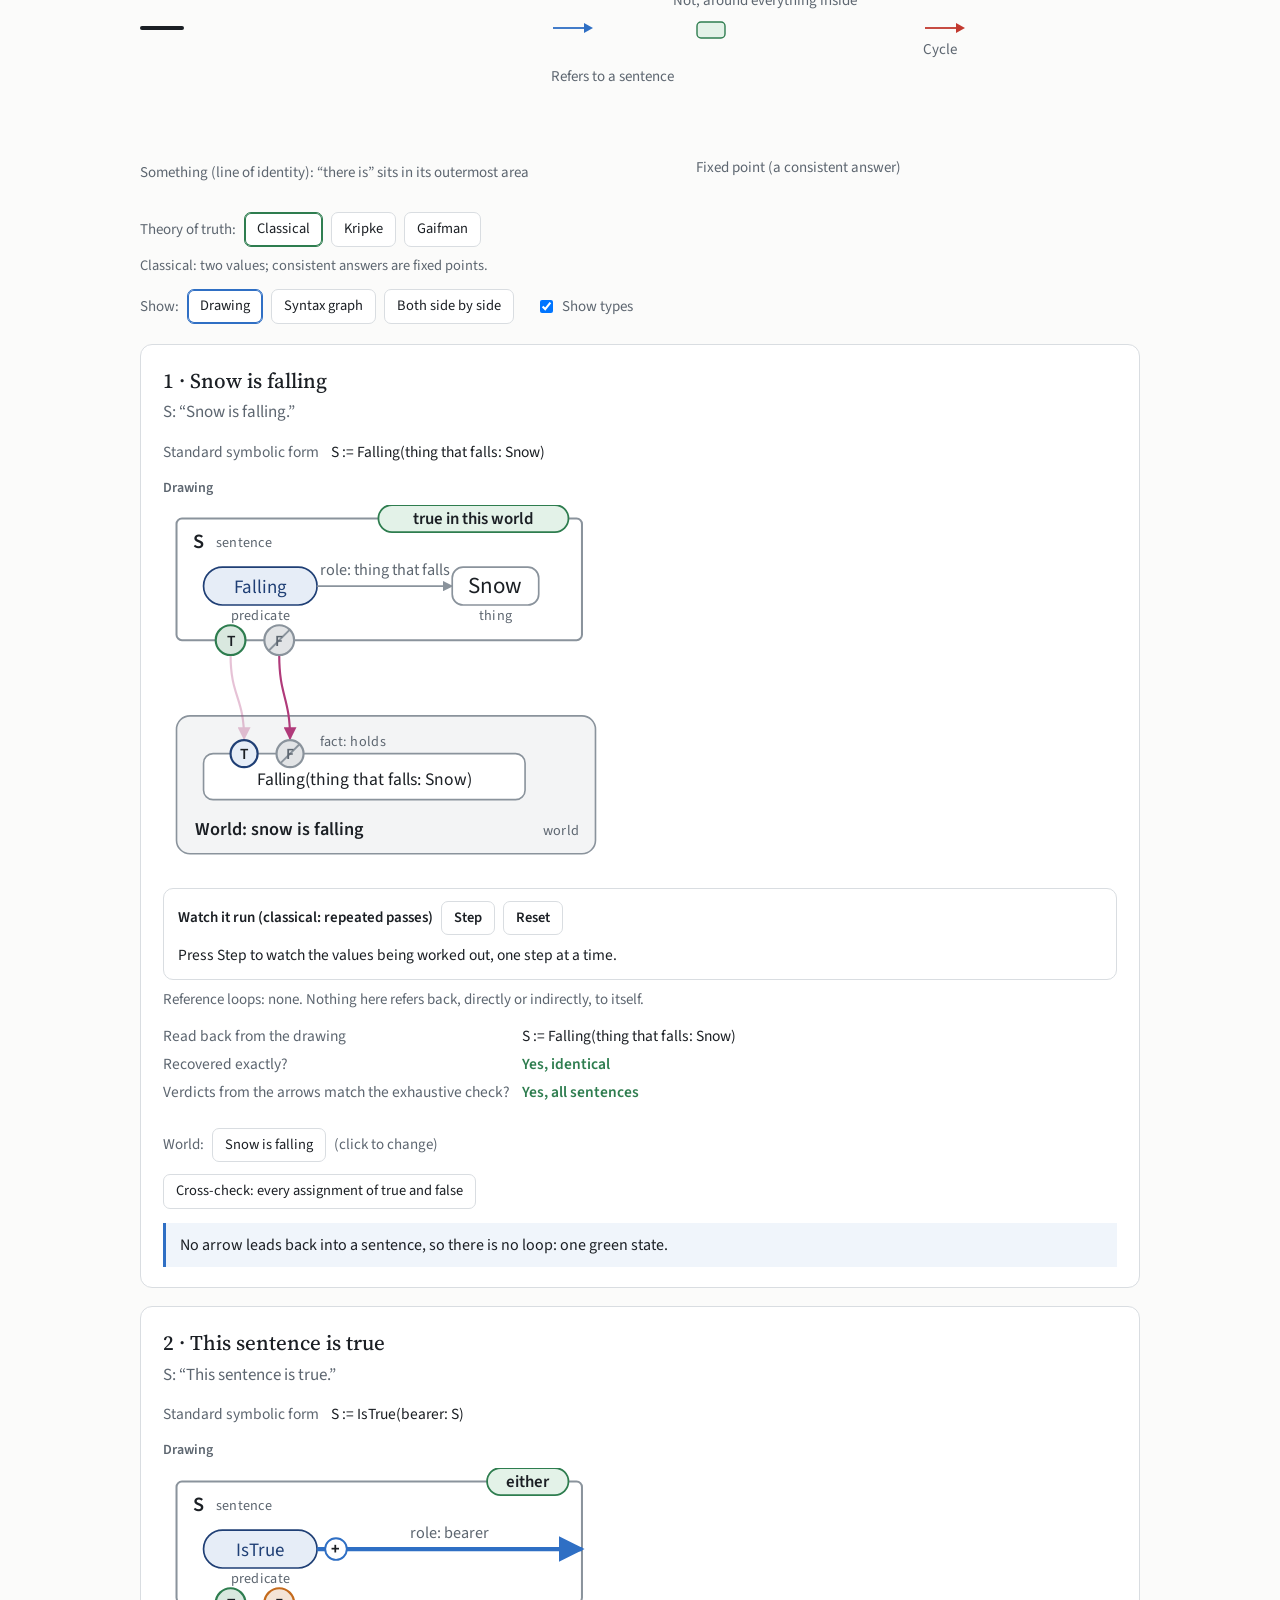
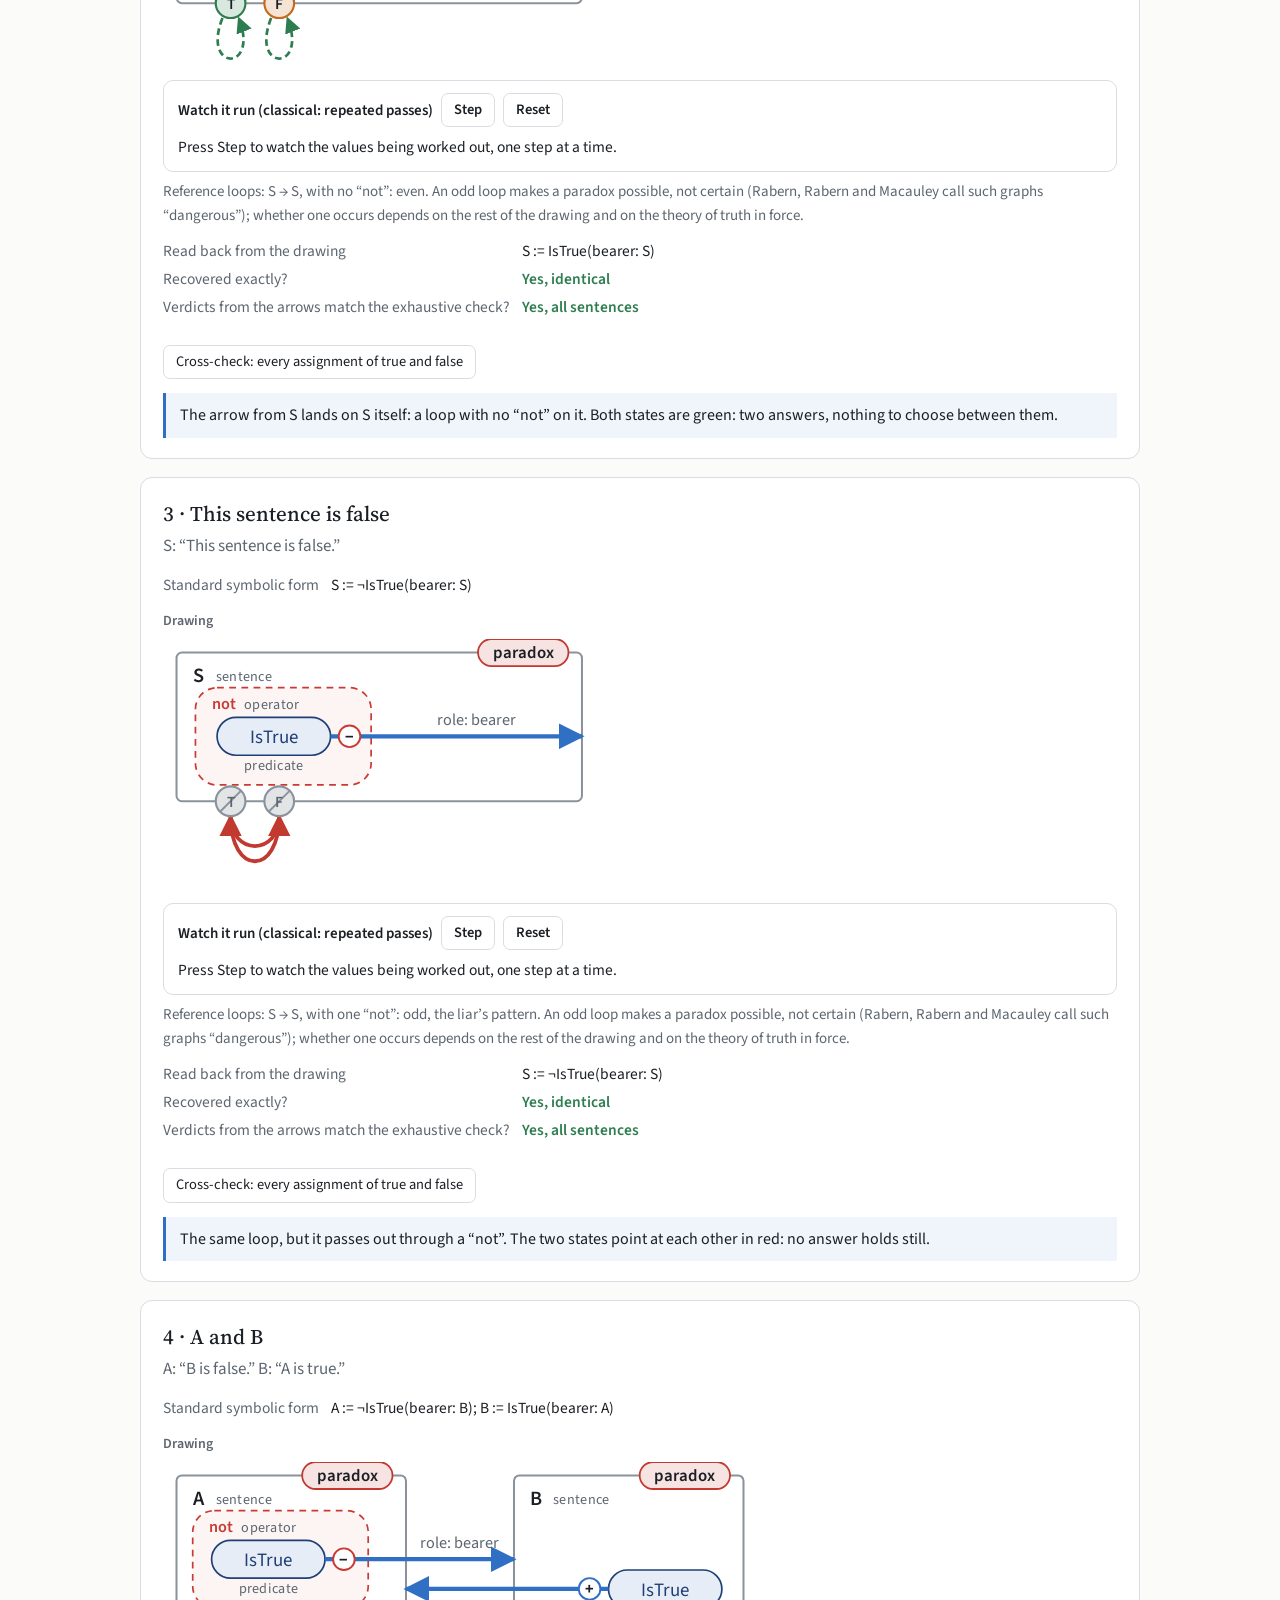
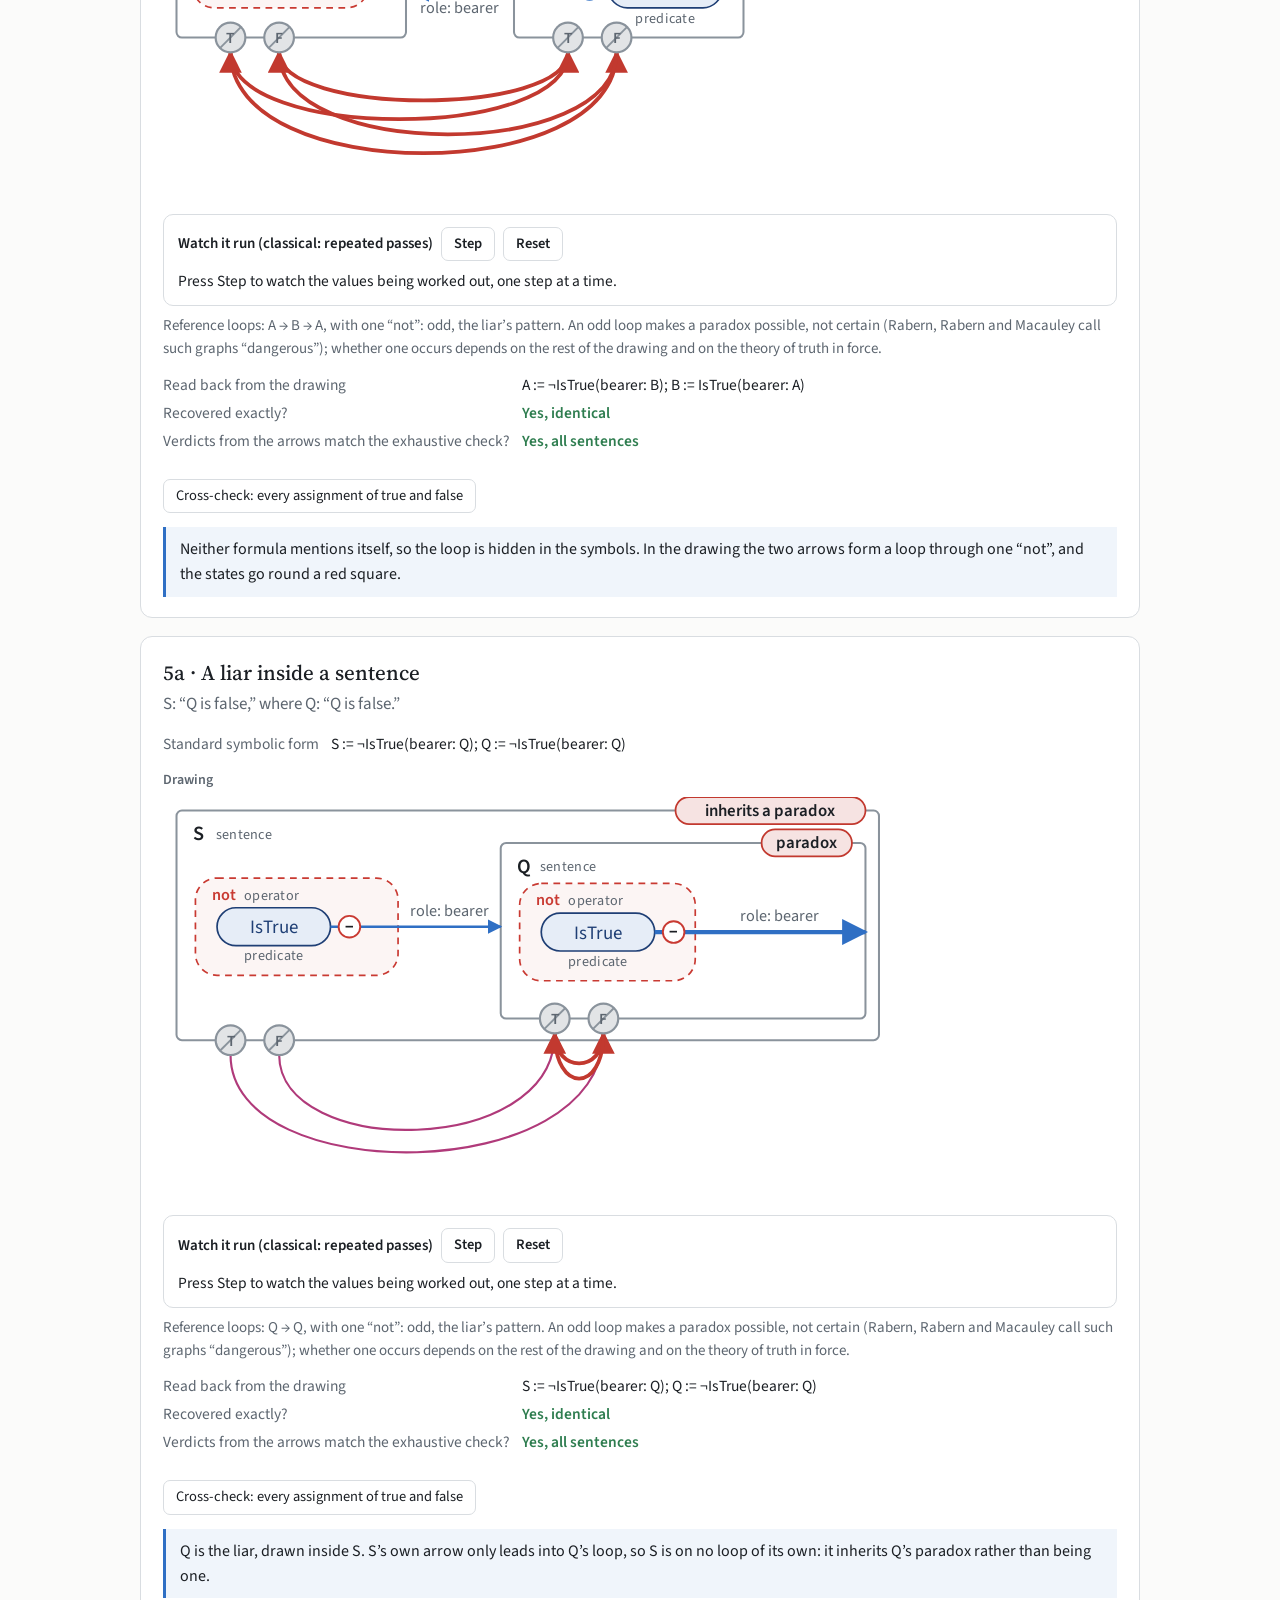
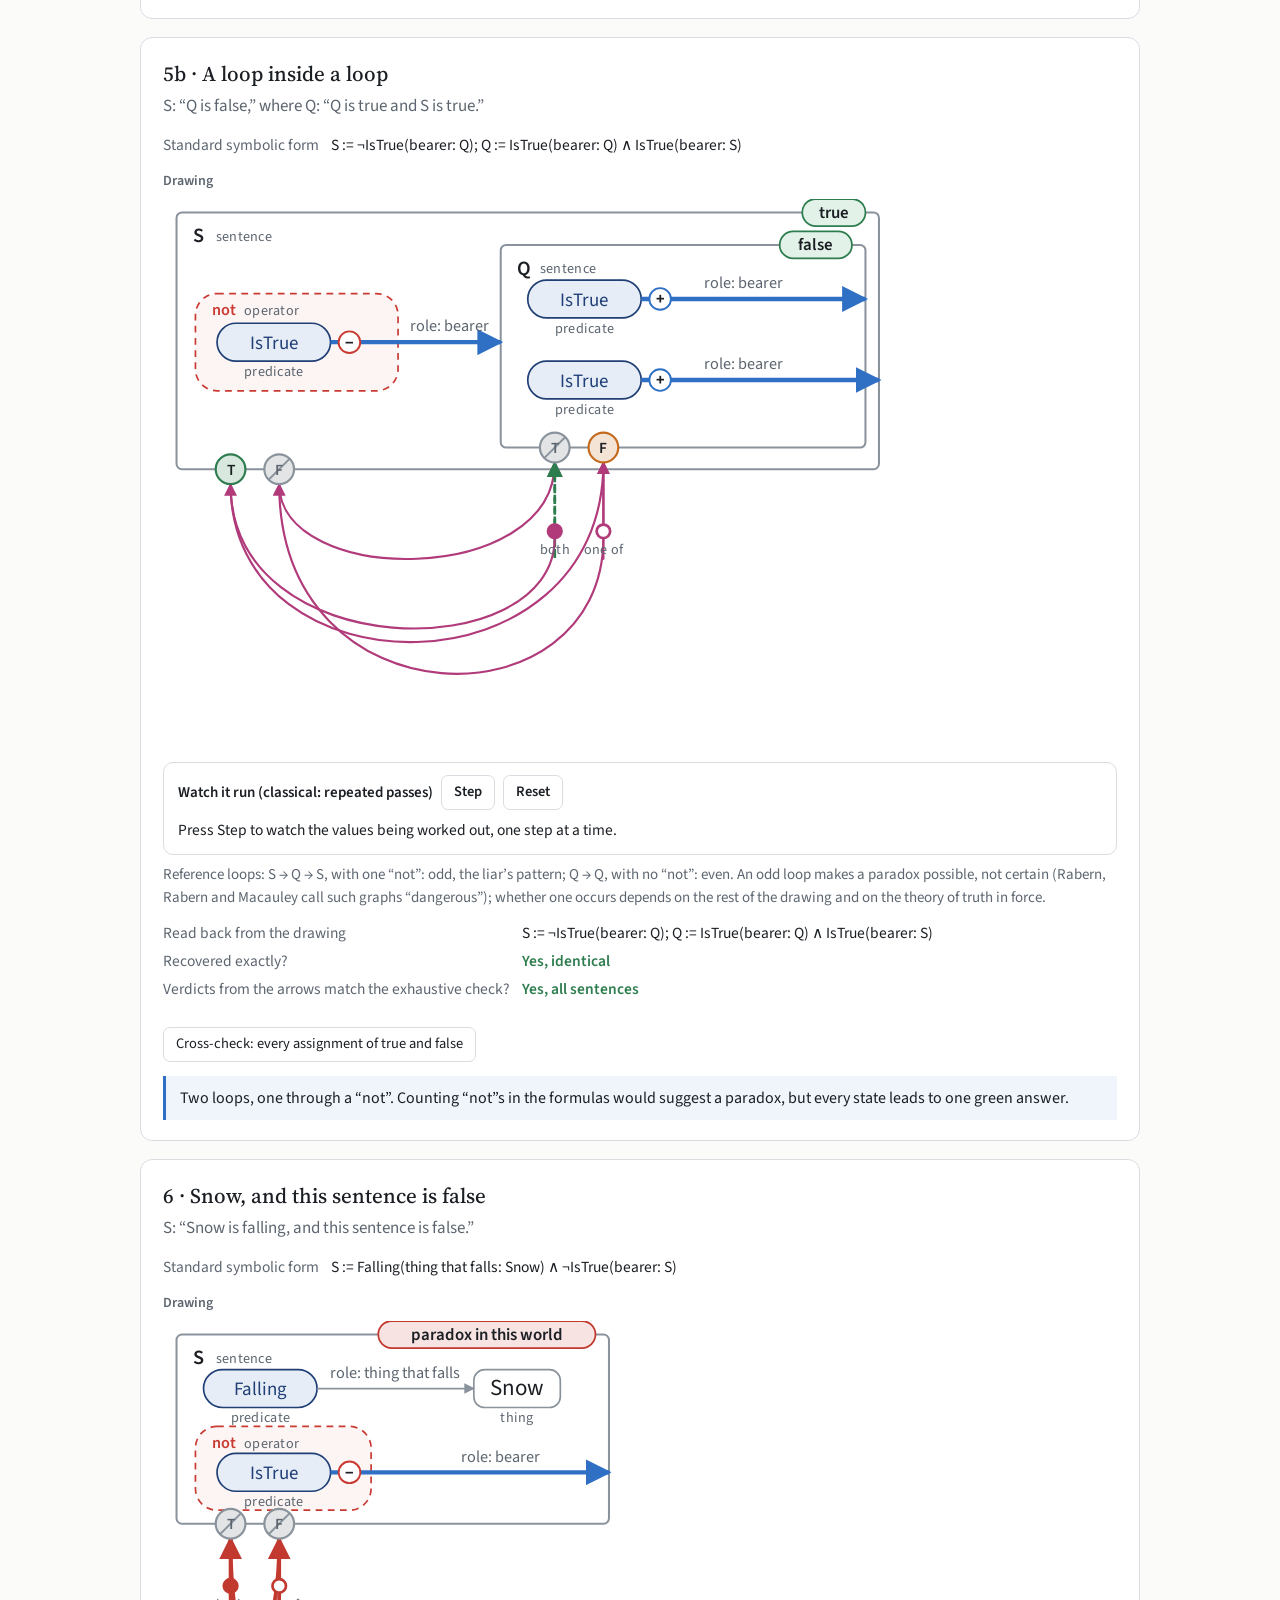
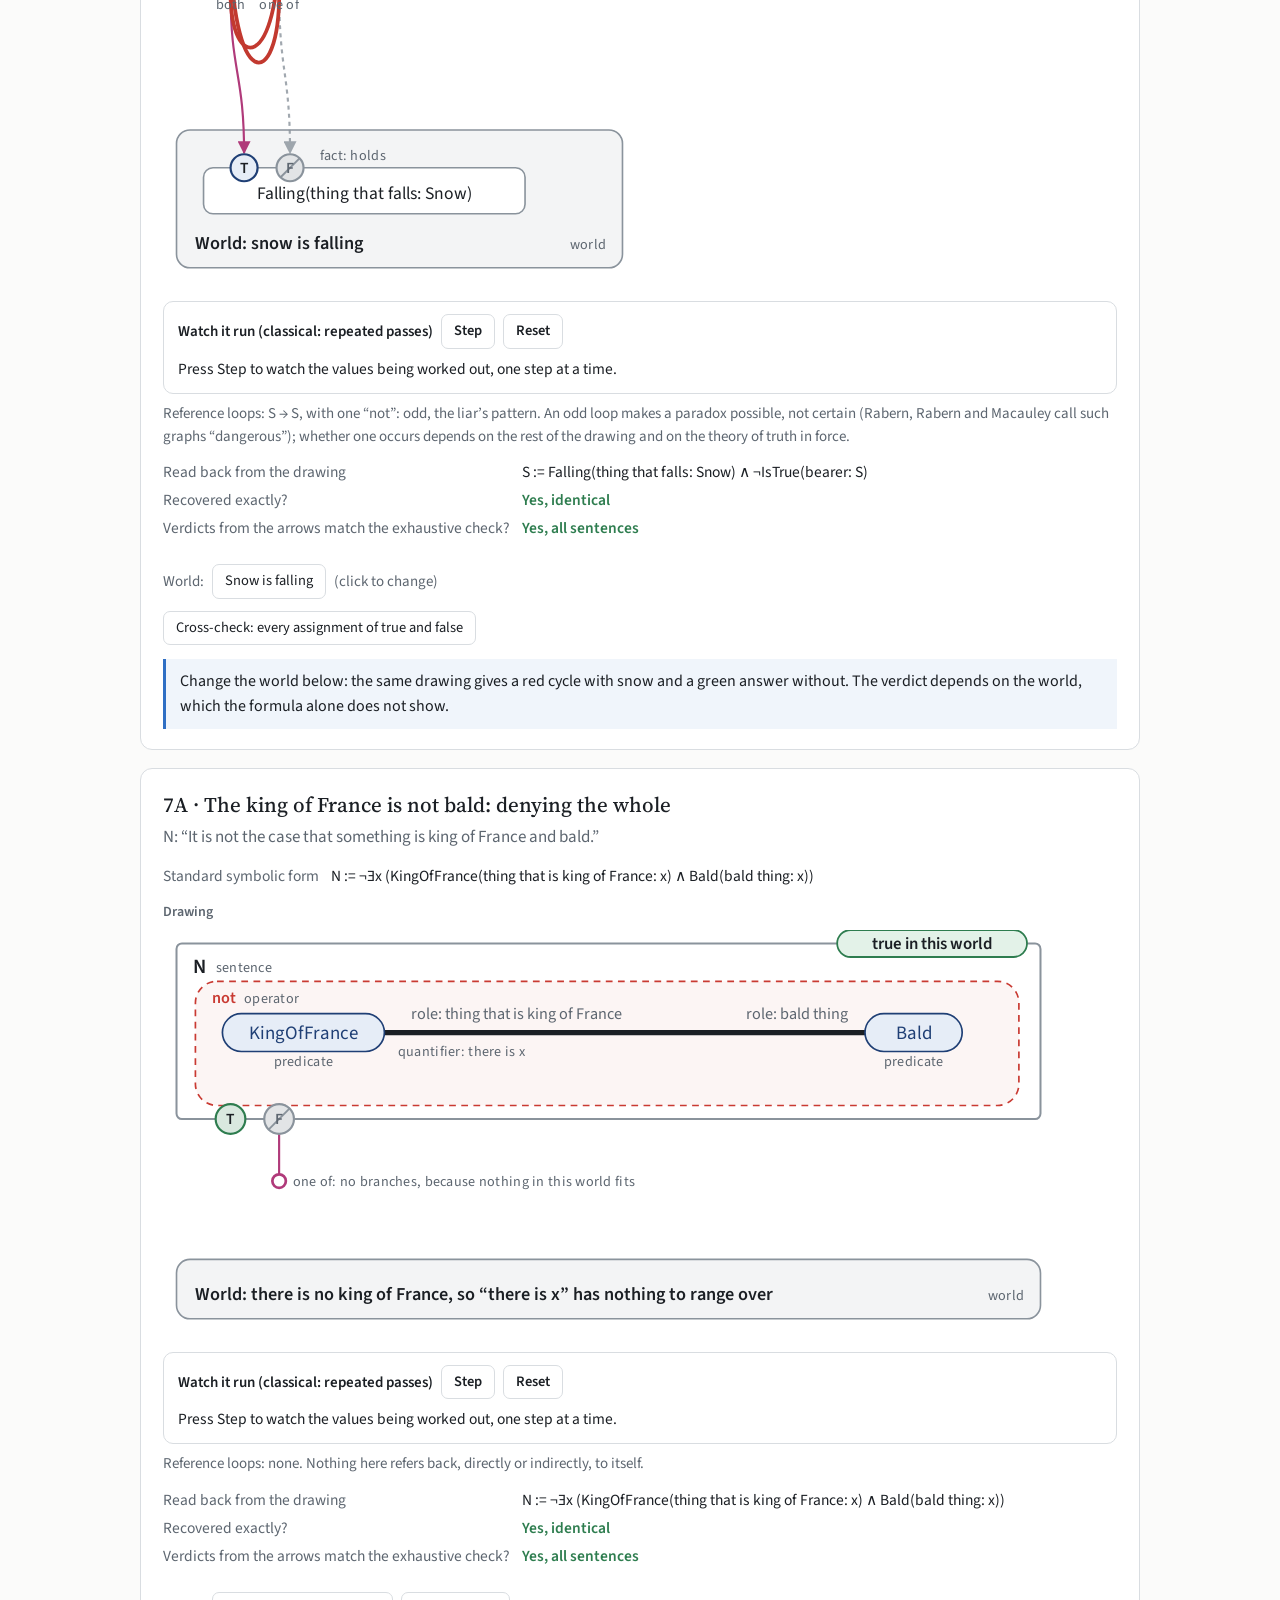
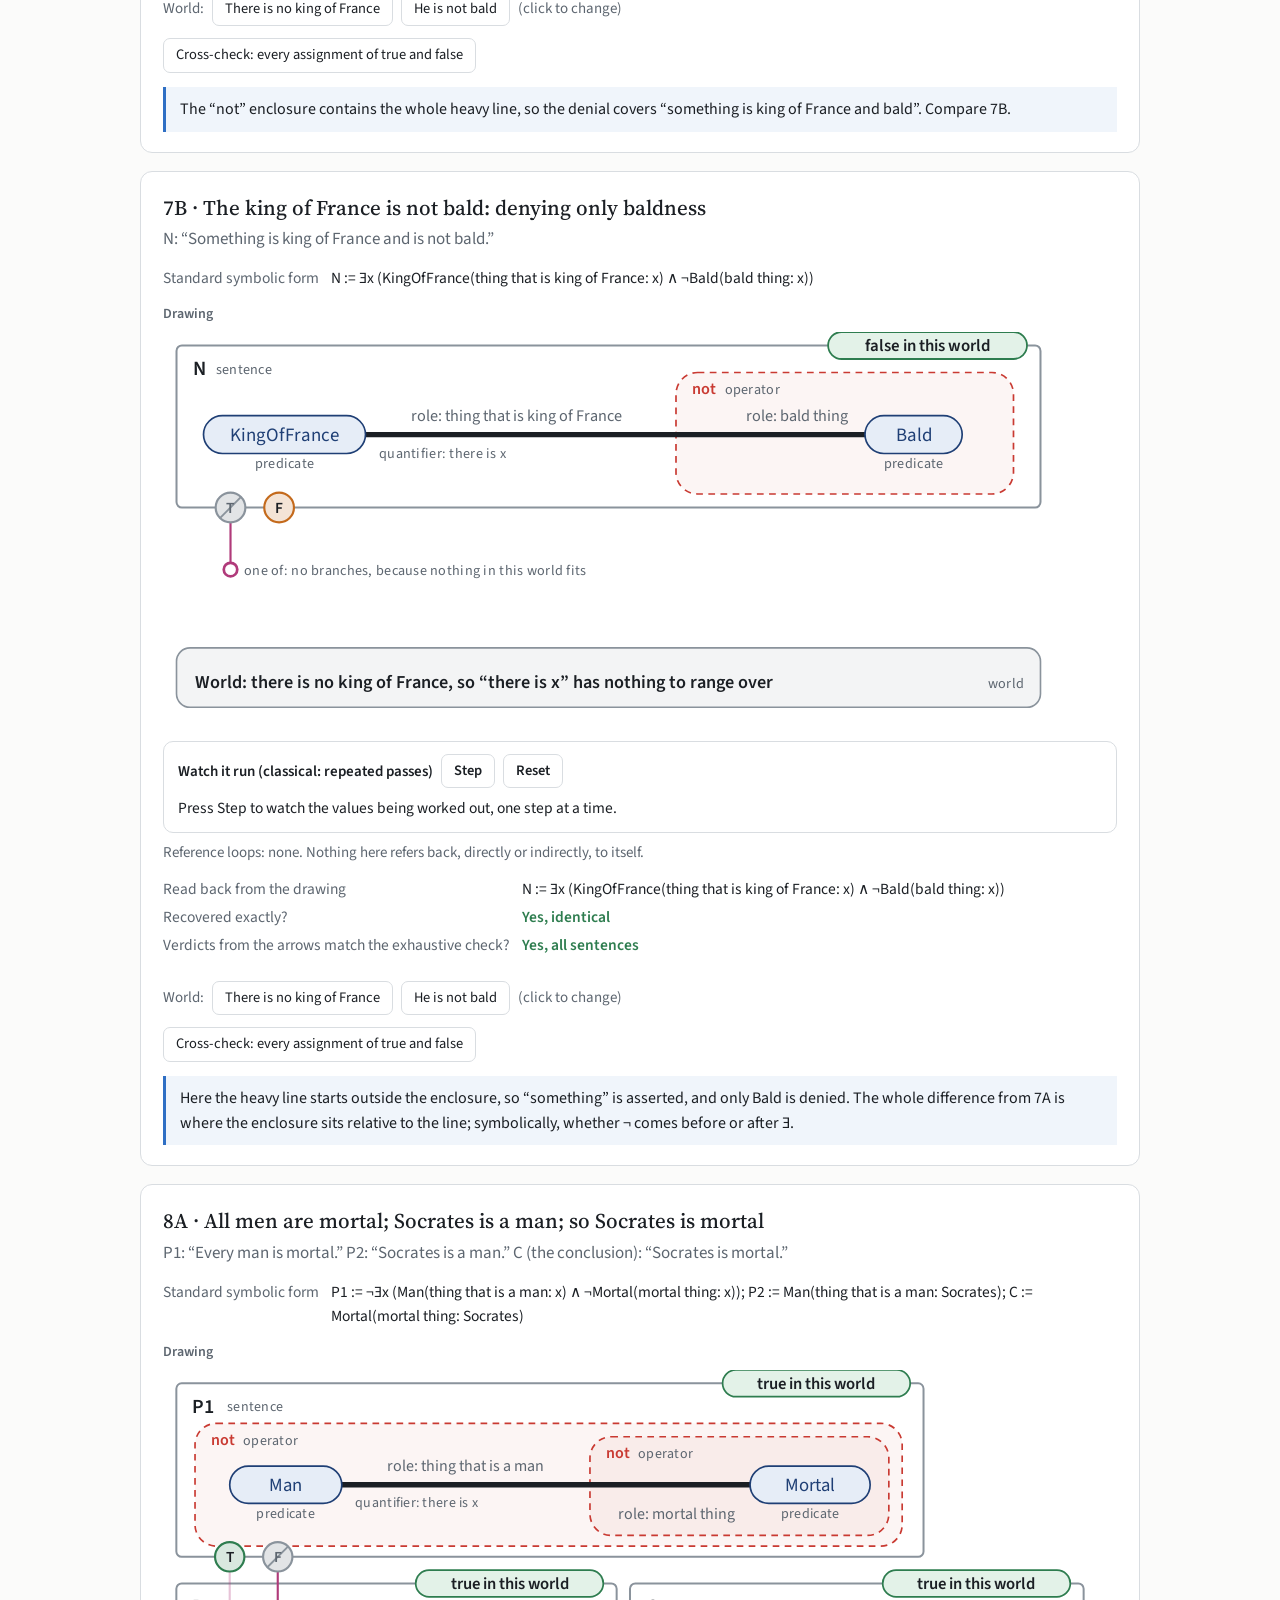
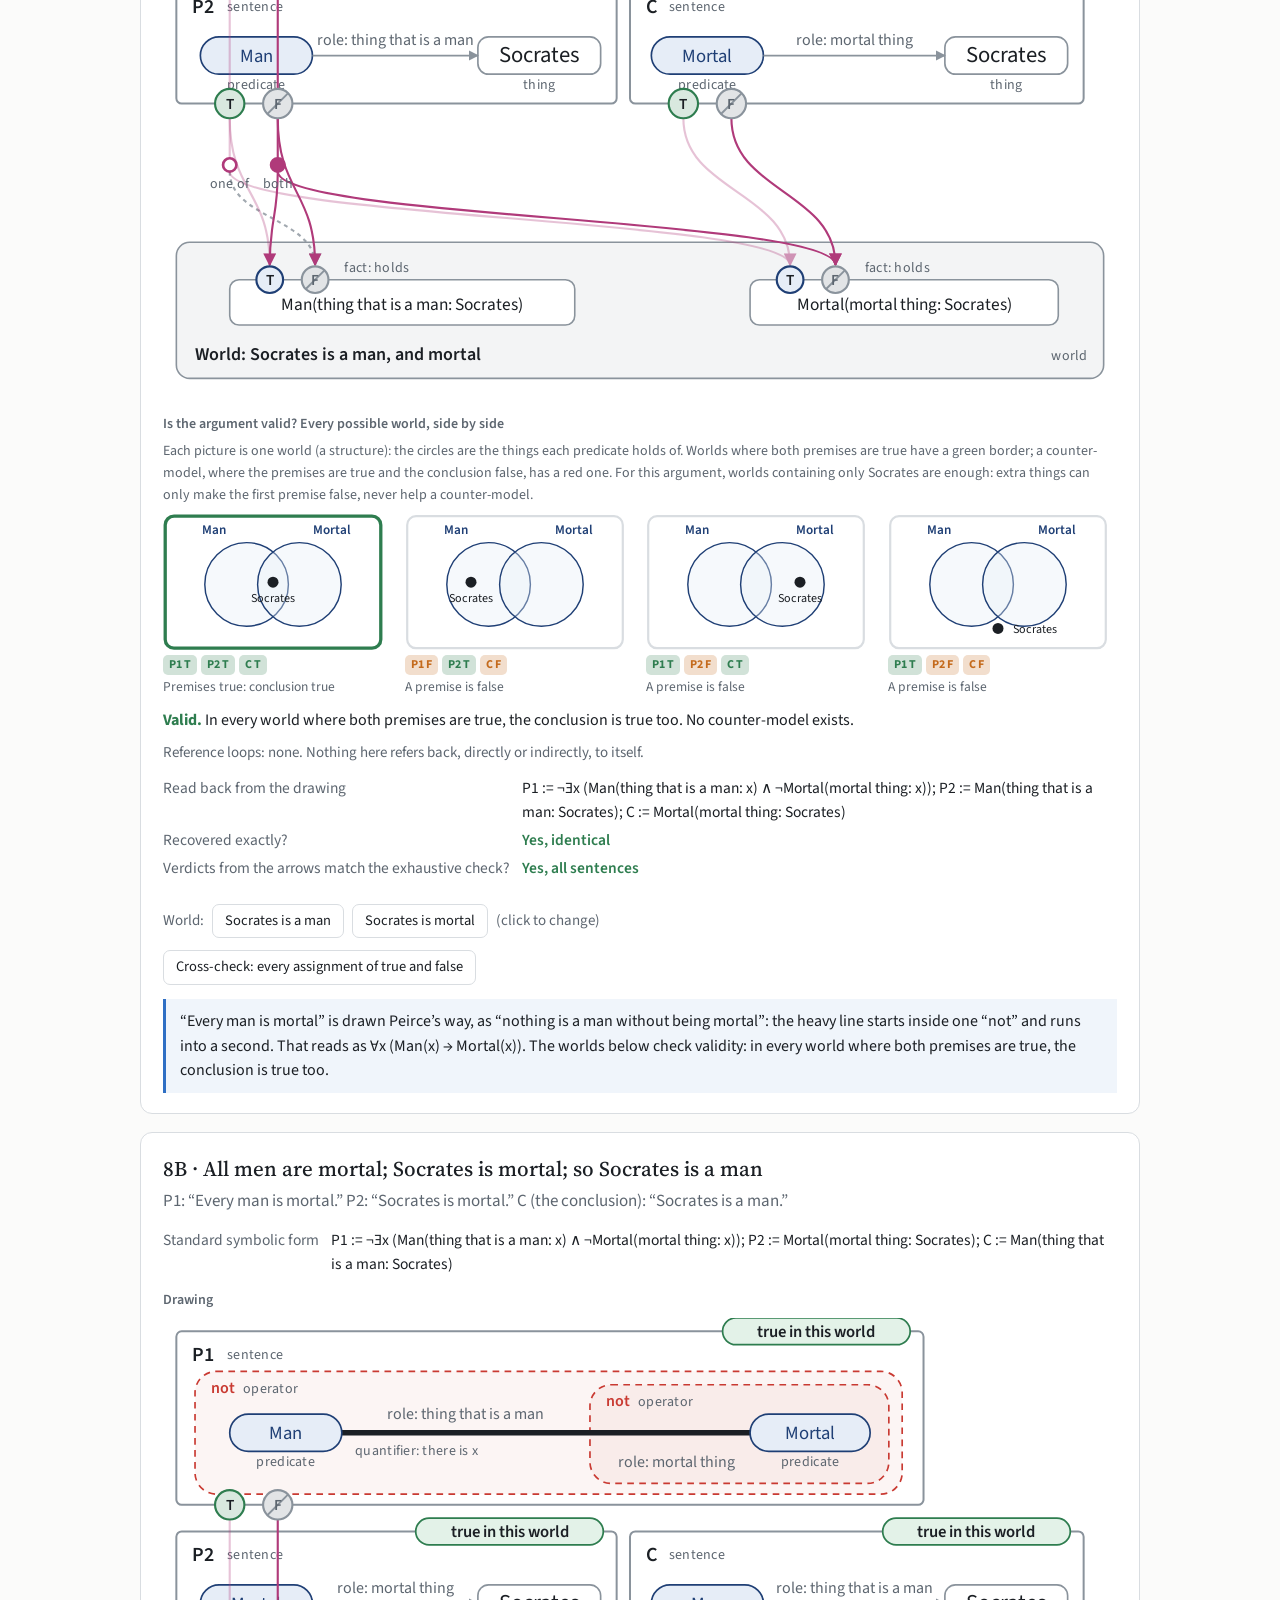
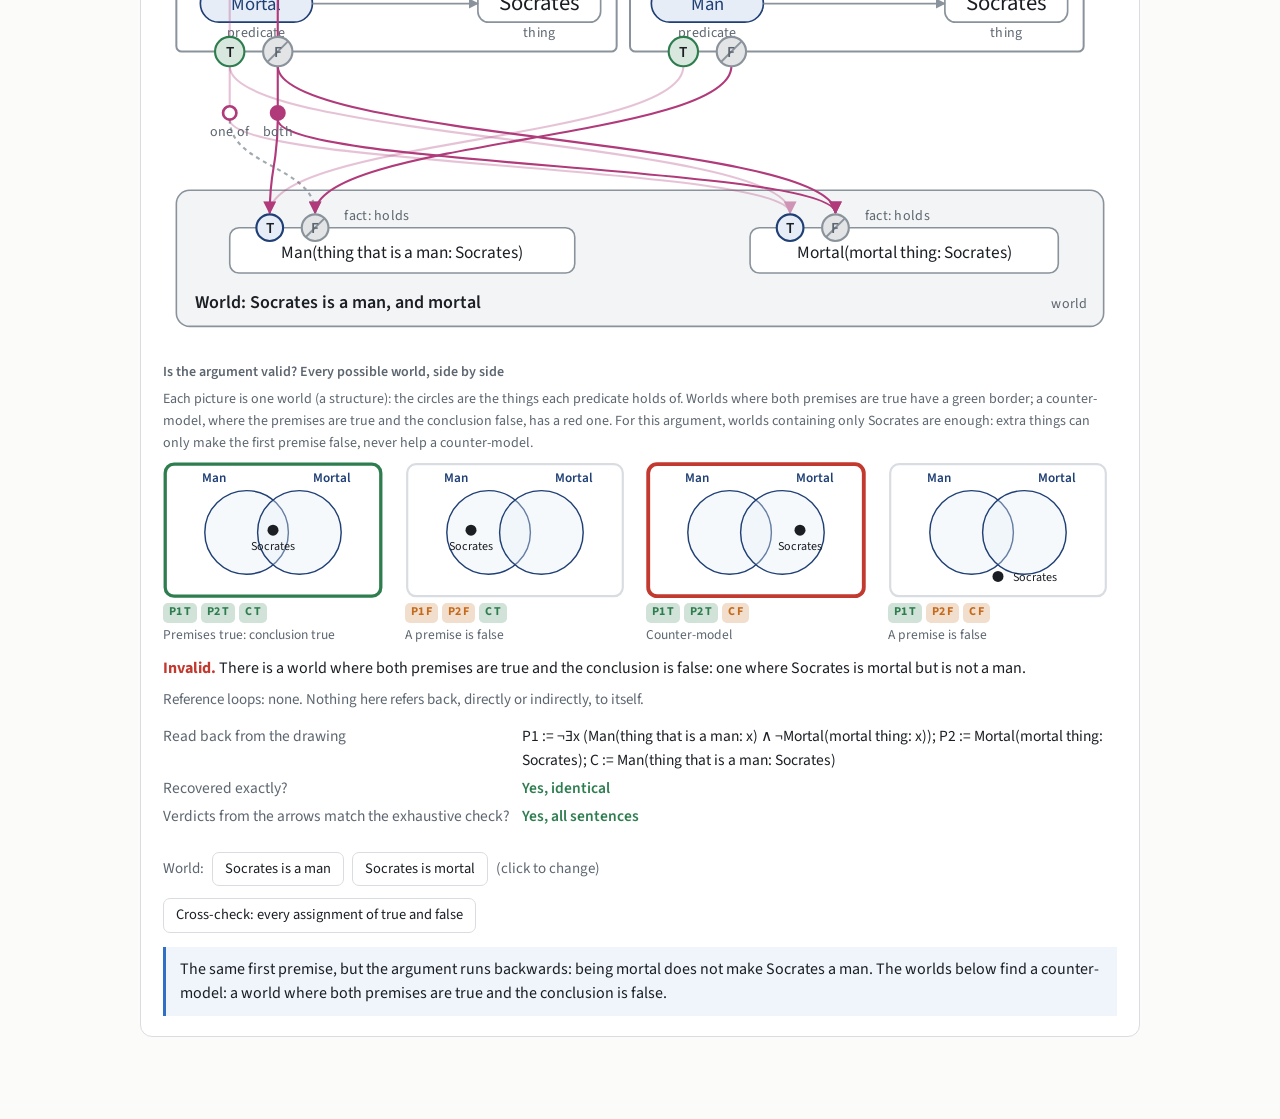
<file: reference.html>
<!doctype html>
<html lang="en">
<head>
<meta charset="utf-8">
<meta name="viewport" content="width=device-width, initial-scale=1, viewport-fit=cover">
<title>Self-reference diagrams v0.2: see it work</title>
<link rel="preconnect" href="https://fonts.googleapis.com">
<link rel="preconnect" href="https://fonts.gstatic.com" crossorigin>
<link href="https://fonts.googleapis.com/css2?family=Source+Sans+3:wght@400;600&family=Source+Serif+4:opsz,wght@8..60,500;8..60,600&display=swap" rel="stylesheet">
<style>
:root{--bg:#FBFBFA;--card:#FFFFFF;--ink:#1B1F24;--quiet:#5D6670;--line:#8A939C;--hair:#D9DDE1;--cap:#E6EDF7;--capline:#1F3F75;--capink:#1F3F75;--cut:#C93A32;--ref:#2F6FC4;--node:#F1F3F5;--fix:#2E7D4F;--fixbg:#E3F2E8;--cyc:#C2392F;--T:#2E7D4F;--F:#C46A1C;--ok:#2E7D4F;--bad:#C2392F;--op:#6B4FB8;--q:#1F8A80;--imp:#B03A7A;color-scheme:light;box-sizing:border-box;padding-top:env(safe-area-inset-top,0px);padding-bottom:env(safe-area-inset-bottom,0px)}
@media (prefers-color-scheme:dark){:root:not([data-theme="light"]){--bg:#121518;--card:#191D21;--ink:#E7EAED;--quiet:#9AA3AC;--line:#7D8790;--hair:#323941;--cap:#1F2F4D;--capline:#8FB0E6;--capink:#D7E3F7;--cut:#F07A70;--ref:#6EA6F0;--node:#232A31;--fix:#6CC795;--fixbg:#1C3226;--cyc:#F07A70;--T:#6CC795;--F:#F0A15C;--ok:#6CC795;--bad:#F07A70;--op:#A995E8;--q:#5CC8BD;--imp:#EC7FB0;color-scheme:dark}}
:root[data-theme="dark"]{--bg:#121518;--card:#191D21;--ink:#E7EAED;--quiet:#9AA3AC;--line:#7D8790;--hair:#323941;--cap:#1F2F4D;--capline:#8FB0E6;--capink:#D7E3F7;--cut:#F07A70;--ref:#6EA6F0;--node:#232A31;--fix:#6CC795;--fixbg:#1C3226;--cyc:#F07A70;--T:#6CC795;--F:#F0A15C;--ok:#6CC795;--bad:#F07A70;--op:#A995E8;--q:#5CC8BD;--imp:#EC7FB0;color-scheme:dark}
*{box-sizing:border-box}
html{scroll-padding-top:env(safe-area-inset-top,0px)}
body{margin:0;background:var(--bg);color:var(--ink);font-family:"Source Sans 3",system-ui,sans-serif;font-size:17px;line-height:1.55}
main{max-width:1040px;margin:0 auto;padding:36px 20px 64px}
h1{font-family:"Source Serif 4",Georgia,serif;font-weight:600;font-size:30px;line-height:1.2;margin:0 0 10px}
h2{font-family:"Source Serif 4",Georgia,serif;font-weight:500;font-size:21px;margin:0 0 2px}
.lede{color:var(--quiet);max-width:74ch;margin:0 0 8px}
.key{display:flex;flex-wrap:wrap;gap:8px 22px;color:var(--quiet);font-size:15px;margin:14px 0 28px}
.key svg{vertical-align:middle;margin-right:6px}
section{background:var(--card);border:1px solid var(--hair);border-radius:12px;padding:20px 22px;margin:0 0 18px}
.said{margin:0 0 14px;color:var(--quiet)}
.grid{display:grid;grid-template-columns:minmax(0,1.35fr) minmax(0,1fr);gap:24px;align-items:start}
.grid.wide{grid-template-columns:minmax(0,1fr)}
.grid.wide .states svg{max-width:420px}
.pair{display:grid;grid-template-columns:minmax(0,1fr) minmax(0,1fr);gap:22px;align-items:start}
@media (max-width:860px){.pair{grid-template-columns:minmax(0,1fr)}}
@media (max-width:780px){.grid{grid-template-columns:minmax(0,1fr)}}
h3{font-size:14px;font-weight:600;color:var(--quiet);margin:0 0 6px}
svg{display:block;width:100%;height:auto}
svg text{font-family:"Source Sans 3",system-ui,sans-serif;fill:var(--ink)}
.forms{margin:12px 0 0;font-size:15.5px;display:grid;grid-template-columns:auto minmax(0,1fr);gap:4px 12px}
.forms .k{color:var(--quiet)}
.forms code{font-family:"Source Sans 3",system-ui,sans-serif;font-size:15.5px;overflow-wrap:anywhere}
.ok{color:var(--ok);font-weight:600}.no{color:var(--bad);font-weight:600}
.verdicts{margin:10px 0 0;font-size:15.5px}
.notice{margin:14px 0 0;padding:10px 14px;border-left:3px solid var(--ref);background:color-mix(in srgb,var(--ref) 7%,transparent);font-size:16px}
.world{display:flex;flex-wrap:wrap;gap:8px;align-items:center;margin:10px 0 0;font-size:15px;color:var(--quiet)}
.hint{font-size:14px;color:var(--quiet);margin:6px 0 0}
button{font:inherit;font-size:14.5px;padding:5px 12px;border-radius:7px;border:1px solid var(--hair);background:var(--card);color:var(--ink);cursor:pointer}
button:hover{border-color:var(--line)}
button:focus-visible,.st:focus-visible{outline:2px solid var(--ref);outline-offset:2px}
.gedge{stroke:var(--line);stroke-width:1.3}
.gref{fill:none;stroke:var(--ref);stroke-width:1.8}
.gvar{fill:none;stroke:var(--q);stroke-width:1.6;stroke-dasharray:5 4}
.glab{font-size:12px;fill:var(--quiet)!important}
.greft{fill:var(--ref)!important}.gvart{fill:var(--q)!important}
.gtype{font-size:11px;fill:var(--quiet)!important;letter-spacing:.02em}
.gname{font-size:14px}
.gnode{stroke-width:1.3}
.g-sentence{fill:var(--node);stroke:var(--line);stroke-width:1.6}
.g-sentence.T{stroke:var(--T);stroke-width:3}.g-sentence.F{stroke:var(--F);stroke-width:3}.g-sentence.chg{stroke-dasharray:6 4}
.g-and{fill:color-mix(in srgb,var(--op) 14%,var(--card));stroke:var(--op)}
.g-not{fill:color-mix(in srgb,var(--cut) 10%,var(--card));stroke:var(--cut)}
.g-ex{fill:color-mix(in srgb,var(--q) 12%,var(--card));stroke:var(--q)}
.g-pred{fill:var(--cap);stroke:var(--capline)}
.g-pred.vT{fill:color-mix(in srgb,var(--T) 28%,var(--card));stroke:var(--T);stroke-width:2}
.g-pred.vF{fill:color-mix(in srgb,var(--F) 28%,var(--card));stroke:var(--F);stroke-width:2}
.g-thing{fill:none;stroke:var(--line)}
.views{display:flex;gap:8px;align-items:center;flex-wrap:wrap;margin:0 0 20px;font-size:15px;color:var(--quiet)}
.views button[aria-pressed="true"]{border-color:var(--ref);box-shadow:inset 0 0 0 1px var(--ref)}
.block{margin:0 0 14px}
.worldp{fill:color-mix(in srgb,var(--line) 10%,var(--card));stroke:var(--line);stroke-width:1.2}
.worldt{font-size:13.5px;font-weight:600}
.factb{fill:var(--card);stroke:var(--line);stroke-width:1.2}
.factt{font-size:13px}
.refa.onloop{stroke-width:3.2}
.sgn{stroke-width:1.4}.sgn.pos{fill:var(--card);stroke:var(--ref)}.sgn.neg{fill:var(--card);stroke:var(--cut)}
.sgnt{font-size:12px;font-weight:700}
.loops{margin:8px 0 0;font-size:15px;color:var(--quiet)}
.port.tv.not circle{fill:var(--card)!important;stroke:var(--line)!important;stroke-dasharray:3 3}.port.tv.not text{fill:var(--quiet)!important}
.port.tv.has circle{stroke-width:3}
.tvnote{font-size:12px;fill:var(--quiet)!important;font-style:italic}
.theory{display:flex;gap:8px;align-items:center;flex-wrap:wrap;margin:0 0 12px;font-size:15px;color:var(--quiet)}
.theory button[aria-pressed="true"]{border-color:var(--fix);box-shadow:inset 0 0 0 1px var(--fix)}
#tdesc{flex-basis:100%;font-size:14.5px}
.motion{margin:12px 0 0;padding:12px 14px;border:1px solid var(--hair);border-radius:10px;background:var(--card)}
.motion .mhead{display:flex;gap:8px;align-items:center;flex-wrap:wrap;font-size:15px;font-weight:600}
.motion p{margin:8px 0 0;font-size:15.5px}
.mstrip{margin:8px 0 0}.mrow{display:flex;gap:4px;align-items:center;margin:3px 0;font-size:14px}.mrow span:first-child{width:22px;color:var(--quiet)}
.chip{width:22px;height:20px;border-radius:5px;display:inline-flex;align-items:center;justify-content:center;font-size:12px;font-weight:700}
.chip.cT{background:color-mix(in srgb,var(--T) 22%,var(--card));color:var(--T)}.chip.cF{background:color-mix(in srgb,var(--F) 22%,var(--card));color:var(--F)}
.bx.gapbox{stroke:var(--cut);stroke-width:3;stroke-dasharray:8 5}
.tok{fill:var(--ref)}
@media (prefers-reduced-motion:reduce){.tok{display:none}}
.valid{margin:14px 0 0}.wgrid{display:grid;grid-template-columns:repeat(auto-fit,minmax(170px,1fr));gap:12px;margin:8px 0 0}
.wcell svg{max-width:220px}.wbg{fill:var(--card);stroke:var(--hair);stroke-width:2}.wbg.wprem{stroke:var(--ok);stroke-width:3}.wbg.wcounter{stroke:var(--bad);stroke-width:3.5}
.eul{fill:color-mix(in srgb,var(--cap) 60%,transparent);stroke:var(--capline);stroke-width:1.3;fill-opacity:.6}.eult{font-size:12px;fill:var(--capink)!important;font-weight:600}
.sdot{fill:var(--ink)}.sname{font-size:11px}
.wchips{margin:4px 0 0;display:flex;gap:4px;flex-wrap:wrap}.wchips .chip{width:auto;padding:0 6px}.wcap{font-size:13.5px;color:var(--quiet);margin:2px 0 0}.vline{margin:10px 0 0;font-size:16px}
.tether{fill:none;stroke:var(--line);stroke-width:1;stroke-dasharray:2 3;opacity:.8}
.imp{fill:none;stroke:var(--imp);stroke-width:1.6}
.imp.faint{opacity:.3}.imp.bad{stroke:var(--cyc);stroke-width:2.8}.imp.ok{stroke:var(--fix);stroke-dasharray:5 3;stroke-width:2}.imp.blocked{stroke:var(--line);stroke-dasharray:3 3;opacity:.8}
.imp.forced{stroke-width:3.4;opacity:1}
.mk-solid,.mk-faint{fill:var(--imp)}.mk-bad{fill:var(--cyc)}.mk-ok{fill:var(--fix)}.mk-blocked{fill:var(--line)}
.jn{stroke:var(--imp);stroke-width:2}.jn.both{fill:var(--imp)}.jn.oneof{fill:var(--card)}.jn.jbad{stroke:var(--cyc)}.jn.both.jbad{fill:var(--cyc)}
.port{cursor:pointer}.port circle{stroke-width:1.6}
.port.sent.T circle{fill:color-mix(in srgb,var(--T) 18%,var(--card));stroke:var(--T)}
.port.sent.F circle{fill:color-mix(in srgb,var(--F) 18%,var(--card));stroke:var(--F)}
.port.fact circle{fill:var(--cap);stroke:var(--capline)}
.port.ruled circle{fill:color-mix(in srgb,var(--line) 25%,var(--card))!important;stroke:var(--line)!important}
.port.fo circle{stroke:var(--ref)!important;stroke-width:3.5!important}
.port text{font-size:11.5px;font-weight:600}.port.ruled text{fill:var(--quiet)!important}
.slash{stroke:var(--line);stroke-width:1.4}
.check2{margin:4px 0 0}
.bx{fill:none;stroke:var(--line);stroke-width:1.5}
.bx.T{stroke:var(--T);stroke-width:3}.bx.F{stroke:var(--F);stroke-width:3}.bx.chg{stroke-dasharray:7 5}
.tag{font-weight:600;font-size:15px}
.badge{stroke-width:1.3}.bgood{fill:var(--fixbg);stroke:var(--fix)}.bbad{fill:color-mix(in srgb,var(--cyc) 14%,var(--card));stroke:var(--cyc)}
.badget{font-size:12.5px;font-weight:600}
.bpend{fill:var(--card);stroke:var(--line);stroke-dasharray:4 3}
.why{margin:12px 0 0}
.ptype{font-size:10.5px;fill:var(--quiet)!important;letter-spacing:.02em}
.cap{fill:var(--cap);stroke:var(--capline);stroke-width:1.25}
.cap.vT{fill:color-mix(in srgb,var(--T) 28%,var(--card));stroke:var(--T);stroke-width:2}
.cap.vF{fill:color-mix(in srgb,var(--F) 28%,var(--card));stroke:var(--F);stroke-width:2}
.explain{margin:10px 0 0;padding:10px 14px;background:var(--node);border-radius:8px;font-size:15.5px}
.explain p{margin:4px 0}
.capt{fill:var(--capink)!important;font-size:14px}
.ent{fill:none;stroke:var(--line);stroke-width:1.25}
.enc{fill:color-mix(in srgb,var(--cut) 5%,transparent);stroke:var(--cut);stroke-width:1.25;stroke-dasharray:5 4}
.enct{fill:var(--cut)!important;font-size:12px;font-weight:600}
.role{fill:var(--quiet)!important;font-size:12px}
.arr{fill:none;stroke:var(--line);stroke-width:1.3}
.refa{fill:none;stroke:var(--ref);stroke-width:1.8}
.loi{fill:none;stroke:var(--ink);stroke-width:4;stroke-linecap:round}
.st{cursor:pointer}
.st rect{stroke-width:1.2}
.st.sel rect{stroke:var(--ref)!important;stroke-width:3!important}
</style>
</head>
<body>
<main>
<h1>Self-reference diagrams v0.2: see it work</h1>
<p class="lede">Each example shows the standard symbolic form, the drawing, and where each assignment of true and false leads. The page reads every drawing back into logic using only its geometry (what sits inside which box, where each arrow lands, which areas a heavy line reaches) and checks the result against the symbolic form. The verdicts are then computed from that read-back, not from the symbolic form.</p>
<p class="lede">Each sentence carries its verdict, computed from what the drawing says. Press <b>Show why</b> under any example to open the reasoning: where each assignment of true and false leads. Click a state there to see it on the drawing. Each sentence box is outlined green for true or orange for false, and dashed if its content disagrees, so the next step will change it. Each claim is filled green if it holds in that state and orange if not, and a short explanation says why each sentence stays or changes. Step follows the arrow.</p>
<div class="key">
<span><svg width="30" height="22" aria-hidden="true"><rect x="2" y="2" width="26" height="18" rx="3" fill="none" stroke="var(--line)" stroke-width="1.4"/></svg>Sentence; a box inside a box is mentioned, not asserted</span>
<span><svg width="40" height="22" aria-hidden="true"><rect x="2" y="3" width="36" height="16" rx="8" fill="var(--cap)" stroke="var(--capline)" stroke-width="1.2"/></svg>Claim, with labelled role arrows</span>
<span><svg width="20" height="20" aria-hidden="true"><circle cx="10" cy="10" r="8" fill="none" stroke="var(--cut)" stroke-width="1.4"/><text x="10" y="14" text-anchor="middle" font-size="12" font-weight="700" fill="var(--ink)">−</text></svg>Sign of a reference: − if it sits inside an odd number of “not”s, + if even; thick if it is on a reference loop (signed reference graphs)</span>
<span>Side by side in the same area: <b>and</b> (implied, as in Peirce; there is no separate mark)</span>
<span><svg width="40" height="22" aria-hidden="true"><rect x="2" y="3" width="36" height="16" rx="7" fill="none" stroke="var(--cut)" stroke-width="1.3" stroke-dasharray="4 3"/></svg>Not, around everything inside</span>
<span><svg width="44" height="16" aria-hidden="true"><line x1="2" y1="8" x2="42" y2="8" stroke="var(--ink)" stroke-width="4" stroke-linecap="round"/></svg>Something (line of identity): “there is” sits in its outermost area</span>
<span><svg width="44" height="16" aria-hidden="true"><line x1="2" y1="8" x2="34" y2="8" stroke="var(--ref)" stroke-width="1.8"/><path d="M33 3L42 8L33 13z" fill="var(--ref)"/></svg>Refers to a sentence</span>
<span><svg width="30" height="20" aria-hidden="true"><rect x="1" y="2" width="28" height="16" rx="4" fill="var(--fixbg)" stroke="var(--fix)" stroke-width="1.4"/></svg>Fixed point (a consistent answer)</span>
<span><svg width="44" height="16" aria-hidden="true"><line x1="2" y1="8" x2="34" y2="8" stroke="var(--cyc)" stroke-width="1.8"/><path d="M33 3L42 8L33 13z" fill="var(--cyc)"/></svg>Cycle</span>
</div>
<div class="theory" role="group" aria-label="Theory of truth">Theory of truth: <button data-t="classical" aria-pressed="true">Classical</button><button data-t="kripke" aria-pressed="false">Kripke</button><button data-t="gaifman" aria-pressed="false">Gaifman</button><span id="tdesc"></span></div>
<div class="views" role="group" aria-label="Which pictures to show">Show: <button data-v="peirce" aria-pressed="true">Drawing</button><button data-v="graph" aria-pressed="false">Syntax graph</button><button data-v="both" aria-pressed="false">Both side by side</button><label style="margin-left:14px;display:inline-flex;gap:6px;align-items:center;cursor:pointer"><input type="checkbox" id="types" checked> Show types</label></div>
<div id="list"></div>
</main>
<script>
// ---------- drawings: geometry plus labels only ----------
const R=(x,y,w,h)=>({x,y,w,h});
const EX=[
{id:'snow',title:'1 · Snow is falling',said:'S: “Snow is falling.”',vb:[0,0,330,110],
 boxes:[{n:'S',r:R(10,10,300,90)}],caps:[{id:'c1',p:'Falling',r:R(30,46,84,28)}],ents:[{n:'Snow',r:R(214,46,64,28)}],encs:[],lines:[],
 arrows:[{from:'c1',role:'thing that falls',to:[214,60],lab:[164,52]}],
 sym:'S := Falling(thing that falls: Snow)',note:'No arrow leads back into a sentence, so there is no loop: one green state.'},
{id:'truth',title:'2 · This sentence is true',said:'S: “This sentence is true.”',vb:[0,0,330,110],
 boxes:[{n:'S',r:R(10,10,300,90)}],caps:[{id:'c1',p:'IsTrue',r:R(30,46,84,28)}],ents:[],encs:[],lines:[],
 arrows:[{from:'c1',role:'bearer',to:[310,60],lab:[212,52]}],
 sym:'S := IsTrue(bearer: S)',note:'The arrow from S lands on S itself: a loop with no “not” on it. Both states are green: two answers, nothing to choose between them.'},
{id:'liar',title:'3 · This sentence is false',said:'S: “This sentence is false.”',vb:[0,0,330,130],
 boxes:[{n:'S',r:R(10,10,300,110)}],caps:[{id:'c1',p:'IsTrue',r:R(40,58,84,28)}],ents:[],encs:[{r:R(24,36,130,72)}],lines:[],
 arrows:[{from:'c1',role:'bearer',to:[310,72],lab:[232,64]}],
 sym:'S := ¬IsTrue(bearer: S)',note:'The same loop, but it passes out through a “not”. The two states point at each other in red: no answer holds still.'},
{id:'ab',title:'4 · A and B',said:'A: “B is false.”  B: “A is true.”',vb:[0,0,440,140],
 boxes:[{n:'A',r:R(10,10,170,120)},{n:'B',r:R(260,10,170,120)}],caps:[{id:'c1',p:'IsTrue',r:R(36,58,84,28)},{id:'c2',p:'IsTrue',r:R(330,80,84,28)}],ents:[],encs:[{r:R(22,36,130,72)}],lines:[],
 arrows:[{from:'c1',role:'bearer',to:[260,72],lab:[220,64]},{from:'c2',role:'bearer',to:[180,94],lab:[220,112]}],
 sym:'A := ¬IsTrue(bearer: B); B := IsTrue(bearer: A)',note:'Neither formula mentions itself, so the loop is hidden in the symbols. In the drawing the two arrows form a loop through one “not”, and the states go round a red square.'},
{id:'n5a',title:'5a · A liar inside a sentence',said:'S: “Q is false,” where Q: “Q is false.”',vb:[0,0,550,190],
 boxes:[{n:'S',r:R(10,10,520,170)},{n:'Q',r:R(250,34,270,130)}],caps:[{id:'c1',p:'IsTrue',r:R(40,82,84,28)},{id:'c2',p:'IsTrue',r:R(280,86,84,28)}],ents:[],encs:[{r:R(24,60,150,72)},{r:R(264,64,130,72)}],lines:[],
 arrows:[{from:'c1',role:'bearer',to:[250,96],lab:[212,88]},{from:'c2',role:'bearer',to:[520,100],lab:[456,92]}],
 sym:'S := ¬IsTrue(bearer: Q); Q := ¬IsTrue(bearer: Q)',note:'Q is the liar, drawn inside S. S’s own arrow only leads into Q’s loop, so S is on no loop of its own: it inherits Q’s paradox rather than being one.'},
{id:'n5b',title:'5b · A loop inside a loop',said:'S: “Q is false,” where Q: “Q is true and S is true.”',vb:[0,0,550,210],
 boxes:[{n:'S',r:R(10,10,520,190)},{n:'Q',r:R(250,34,270,150)}],caps:[{id:'c1',p:'IsTrue',r:R(40,92,84,28)},{id:'c2',p:'IsTrue',r:R(270,60,84,28)},{id:'c3',p:'IsTrue',r:R(270,120,84,28)}],ents:[],encs:[{r:R(24,70,150,72)}],lines:[],
 arrows:[{from:'c1',role:'bearer',to:[250,106],lab:[212,98]},{from:'c2',role:'bearer',to:[520,74],lab:[430,66]},{from:'c3',role:'bearer',to:[530,134],lab:[430,126]}],
 sym:'S := ¬IsTrue(bearer: Q); Q := IsTrue(bearer: Q) ∧ IsTrue(bearer: S)',note:'Two loops, one through a “not”. Counting “not”s in the formulas would suggest a paradox, but every state leads to one green answer.'},
{id:'mixed',title:'6 · Snow, and this sentence is false',said:'S: “Snow is falling, and this sentence is false.”',vb:[0,0,350,160],
 boxes:[{n:'S',r:R(10,10,320,140)}],caps:[{id:'c1',p:'Falling',r:R(30,36,84,28)},{id:'c2',p:'IsTrue',r:R(40,98,84,28)}],ents:[{n:'Snow',r:R(230,36,64,28)}],encs:[{r:R(24,78,130,62)}],lines:[],
 arrows:[{from:'c1',role:'thing that falls',to:[230,50],lab:[172,42]},{from:'c2',role:'bearer',to:[330,112],lab:[250,104]}],
 sym:'S := Falling(thing that falls: Snow) ∧ ¬IsTrue(bearer: S)',note:'Change the world below: the same drawing gives a red cycle with snow and a green answer without. The verdict depends on the world, which the formula alone does not show.'},
{id:'king-a',title:'7A · The king of France is not bald: denying the whole',said:'N: “It is not the case that something is king of France and bald.”',vb:[0,0,660,150],
 boxes:[{n:'N',r:R(10,10,640,130)}],caps:[{id:'c1',p:'KingOfFrance',r:R(44,62,120,28)},{id:'c2',p:'Bald',r:R(520,62,72,28)}],ents:[],encs:[{r:R(24,38,610,92)}],
 lines:[{id:'x',pts:[[164,76],[520,76]],attach:[{cap:'c1',role:'thing that is king of France',lab:[262,66]},{cap:'c2',role:'bald thing',lab:[470,66]}]}],arrows:[],
 sym:'N := ¬∃x (KingOfFrance(thing that is king of France: x) ∧ Bald(bald thing: x))',note:'The “not” enclosure contains the whole heavy line, so the denial covers “something is king of France and bald”. Compare 7B.'},
{id:'king-b',title:'7B · The king of France is not bald: denying only baldness',said:'N: “Something is king of France and is not bald.”',vb:[0,0,660,140],
 boxes:[{n:'N',r:R(10,10,640,120)}],caps:[{id:'c1',p:'KingOfFrance',r:R(30,62,120,28)},{id:'c2',p:'Bald',r:R(520,62,72,28)}],ents:[],encs:[{r:R(380,30,250,90)}],
 lines:[{id:'x',pts:[[150,76],[520,76]],attach:[{cap:'c1',role:'thing that is king of France',lab:[262,66]},{cap:'c2',role:'bald thing',lab:[470,66]}]}],arrows:[],
 sym:'N := ∃x (KingOfFrance(thing that is king of France: x) ∧ ¬Bald(bald thing: x))',note:'Here the heavy line starts outside the enclosure, so “something” is asserted, and only Bald is denied. The whole difference from 7A is where the enclosure sits relative to the line; symbolically, whether ¬ comes before or after ∃.'},
{id:'soc-a',title:'8A · All men are mortal; Socrates is a man; so Socrates is mortal',said:'P1: “Every man is mortal.” P2: “Socrates is a man.” C (the conclusion): “Socrates is mortal.”',vb:[0,0,700,262],argument:{premises:['P1','P2'],conclusion:'C'},
 boxes:[{n:'P1',r:R(10,10,560,130)},{n:'P2',r:R(10,160,330,90)},{n:'C',r:R(350,160,340,90)}],
 caps:[{id:'c1',p:'Man',r:R(50,72,84,28)},{id:'c2',p:'Mortal',r:R(440,72,90,28)},{id:'c3',p:'Man',r:R(28,200,84,28)},{id:'c4',p:'Mortal',r:R(366,200,84,28)}],
 ents:[{n:'Socrates',r:R(236,200,92,28)},{n:'Socrates',r:R(586,200,92,28)}],encs:[{r:R(24,40,530,92)},{r:R(320,50,224,74)}],
 lines:[{id:'x',pts:[[134,86],[440,86]],attach:[{cap:'c1',role:'thing that is a man',lab:[227,76]},{cap:'c2',role:'mortal thing',lab:[385,112]}]}],
 arrows:[{from:'c3',role:'thing that is a man',to:[236,214],lab:[174,206]},{from:'c4',role:'mortal thing',to:[586,214],lab:[518,206]}],
 sym:'P1 := ¬∃x (Man(thing that is a man: x) ∧ ¬Mortal(mortal thing: x)); P2 := Man(thing that is a man: Socrates); C := Mortal(mortal thing: Socrates)',
 note:'“Every man is mortal” is drawn Peirce’s way, as “nothing is a man without being mortal”: the heavy line starts inside one “not” and runs into a second. That reads as ∀x (Man(x) → Mortal(x)). The worlds below check validity: in every world where both premises are true, the conclusion is true too.'},
{id:'soc-b',title:'8B · All men are mortal; Socrates is mortal; so Socrates is a man',said:'P1: “Every man is mortal.” P2: “Socrates is mortal.” C (the conclusion): “Socrates is a man.”',vb:[0,0,700,262],argument:{premises:['P1','P2'],conclusion:'C'},
 boxes:[{n:'P1',r:R(10,10,560,130)},{n:'P2',r:R(10,160,330,90)},{n:'C',r:R(350,160,340,90)}],
 caps:[{id:'c1',p:'Man',r:R(50,72,84,28)},{id:'c2',p:'Mortal',r:R(440,72,90,28)},{id:'c3',p:'Mortal',r:R(28,200,84,28)},{id:'c4',p:'Man',r:R(366,200,84,28)}],
 ents:[{n:'Socrates',r:R(236,200,92,28)},{n:'Socrates',r:R(586,200,92,28)}],encs:[{r:R(24,40,530,92)},{r:R(320,50,224,74)}],
 lines:[{id:'x',pts:[[134,86],[440,86]],attach:[{cap:'c1',role:'thing that is a man',lab:[227,76]},{cap:'c2',role:'mortal thing',lab:[385,112]}]}],
 arrows:[{from:'c3',role:'mortal thing',to:[236,214],lab:[174,206]},{from:'c4',role:'thing that is a man',to:[586,214],lab:[518,206]}],
 sym:'P1 := ¬∃x (Man(thing that is a man: x) ∧ ¬Mortal(mortal thing: x)); P2 := Mortal(mortal thing: Socrates); C := Man(thing that is a man: Socrates)',
 note:'The same first premise, but the argument runs backwards: being mortal does not make Socrates a man. The worlds below find a counter-model: a world where both premises are true and the conclusion is false.'}

];
// ---------- world ----------
const W={snow:true,king:false,bald:false,man:true,mortal:true};
const WTXT={man:v=>v?'Socrates is a man':'Socrates is not a man',mortal:v=>v?'Socrates is mortal':'Socrates is not mortal',snow:v=>v?'Snow is falling':'Snow is not falling',king:v=>v?'There is a king of France':'There is no king of France',bald:v=>v?'He is bald':'He is not bald'};
function world(ex){if(ex&&ex.argument)return {D:['soc'],ent:{Socrates:'soc'},holds:{Man:d=>d==='soc'&&W.man,Mortal:d=>d==='soc'&&W.mortal}};const king=ex&&ex.caps.some(c=>c.p==='KingOfFrance');const D=king?(W.king?['k']:[]):['snow'];return {D,ent:{Snow:'snow'},holds:{Falling:d=>d==='snow'&&W.snow,KingOfFrance:d=>d==='k',Bald:d=>d==='k'&&W.bald}};}
// ---------- read back from geometry ----------
const inside=(a,b)=>a.x>=b.x&&a.y>=b.y&&a.x+a.w<=b.x+b.w&&a.y+a.h<=b.y+b.h&&!(a.x===b.x&&a.y===b.y&&a.w===b.w&&a.h===b.h);
const ptIn=(p,b)=>p[0]>b.x&&p[0]<b.x+b.w&&p[1]>b.y&&p[1]<b.y+b.h;
const onEdge=(p,b)=>{const e=2.5;const inX=p[0]>=b.x-e&&p[0]<=b.x+b.w+e,inY=p[1]>=b.y-e&&p[1]<=b.y+b.h+e;return inX&&inY&&(Math.abs(p[0]-b.x)<=e||Math.abs(p[0]-b.x-b.w)<=e||Math.abs(p[1]-b.y)<=e||Math.abs(p[1]-b.y-b.h)<=e);};
function readBack(ex){
 const regions=[...ex.boxes.map(b=>({kind:'box',n:b.n,r:b.r})),...ex.encs.map((e,i)=>({kind:'enc',i,r:e.r}))];
 const area=r=>r.w*r.h;
 const parentOf=r=>regions.filter(g=>inside(r,g.r)).sort((a,b)=>area(a.r)-area(b.r))[0];
 const regionAt=p=>regions.filter(g=>ptIn(p,g.r)).sort((a,b)=>area(a.r)-area(b.r))[0];
 const depth=g=>regions.filter(h=>inside(g.r,h.r)).length;
 regions.forEach(g=>g.parent=parentOf(g.r));
 ex.caps.forEach(c=>c.parent=parentOf(c.r));
 ex.lines.forEach(l=>{const rs=l.pts.map(regionAt);l.scope=rs.sort((a,b)=>depth(a)-depth(b))[0];});
 const term=(a)=>{const ent=ex.ents.find(e=>onEdge(a.to,e.r)||ptIn(a.to,e.r));if(ent)return {kind:'entity',name:ent.n};
  const bx=ex.boxes.filter(b=>onEdge(a.to,b.r)).sort((p,q)=>area(p.r)-area(q.r))[0];if(bx)return {kind:'sentence',name:bx.n};return {kind:'?',name:'?'};};
 const atom=c=>{const args=[];const _cid=c.id;ex.arrows.filter(a=>a.from===c.id).forEach(a=>args.push([a.role,term(a)]));ex.lines.forEach(l=>l.attach.filter(t=>t.cap===c.id).forEach(t=>args.push([t.role,{kind:'var',name:l.id}])));return {t:'atom',p:c.p,args,cid:_cid};};
 const readArea=g=>{const parts=[];
  ex.caps.filter(c=>c.parent===g).forEach(c=>parts.push({y:c.r.y+c.r.h/2,x:c.r.x,f:atom(c)}));
  regions.filter(h=>h.kind==='enc'&&h.parent===g).forEach(h=>parts.push({y:h.r.y+h.r.h/2,x:h.r.x,f:{t:'not',a:readArea(h)}}));
  parts.sort((a,b)=>Math.abs(a.y-b.y)<30?a.x-b.x:a.y-b.y);
  let f=parts.length===0?{t:'top'}:parts.length===1?parts[0].f:{t:'and',xs:parts.map(p=>p.f)};
  ex.lines.filter(l=>l.scope===g).forEach(l=>{f={t:'ex',v:l.id,a:f};});
  return f;};
 const defs={};regions.filter(g=>g.kind==='box').forEach(g=>defs[g.n]=readArea(g));
 const info={};ex.caps.forEach(c=>{const box=ex.boxes.filter(b=>inside(c.r,b.r)).sort((a,b)=>area(a.r)-area(b.r))[0];
  const negs=ex.encs.filter(e=>inside(c.r,e.r)&&inside(e.r,box.r)).length;info[c.id]={atom:atom(c),negs,sent:box.n};});
 defs.__info=info;return defs;
}
function show(f,top){switch(f.t){
 case 'top':return '⊤';
 case 'atom':return f.p+'('+f.args.map(([r,t])=>r+': '+t.name).join(', ')+')';
 case 'not':return '¬'+(f.a.t==='and'?'('+show(f.a)+')':show(f.a));
 case 'and':return f.xs.map(x=>show(x)).join(' ∧ ');
 case 'ex':return '∃'+f.v+' ('+show(f.a)+')';}}
const norm=s=>s.replace(/\s+/g,' ').trim();
// ---------- evaluate, revise, verdicts ----------
function ev(f,st,M,env){switch(f.t){
 case 'top':return true;
 case 'not':return !ev(f.a,st,M,env);
 case 'and':return f.xs.every(x=>ev(x,st,M,env));
 case 'ex':return M.D.some(d=>ev(f.a,st,M,{...env,[f.v]:d}));
 case 'atom':{if(f.p==='IsTrue')return st[f.args[0][1].name];const t=f.args[0][1];const d=t.kind==='var'?env[t.name]:M.ent[t.name];return d!==undefined&&M.holds[f.p](d);}}}
function refs(f,out=new Set()){if(f.t==='atom'&&f.p==='IsTrue')out.add(f.args[0][1].name);else if(f.a)refs(f.a,out);else if(f.xs)f.xs.forEach(x=>refs(x,out));return out;}
function verdicts(defs,M){const names=Object.keys(defs);const R={};names.forEach(n=>R[n]=refs(defs[n]));
 const reach=n=>{const seen=new Set([n]),q=[n];while(q.length){const m=q.pop();R[m].forEach(k=>{if(!seen.has(k)){seen.add(k);q.push(k);}});}return [...seen];};
 const onCycle=n=>{const seen=new Set(),q=[...R[n]];while(q.length){const m=q.pop();if(m===n)return true;if(seen.has(m))continue;seen.add(m);R[m].forEach(k=>q.push(k));}return false;};
 const out={};names.forEach(n=>{const sub=reach(n);const fps=[];
  for(let m=0;m<(1<<sub.length);m++){const st={};sub.forEach((s,k)=>st[s]=!!(m>>k&1));if(sub.every(s=>ev(defs[s],st,M,{})===st[s]))fps.push(st);}
  if(!fps.length)out[n]=onCycle(n)?'paradox':'inherits a paradox';else{const vs=new Set(fps.map(s=>s[n]));out[n]=vs.size===2?'either':vs.has(true)?'true':'false';}});
 return out;}
// ---------- drawing ----------
const esc=s=>s.replace(/&/g,'&amp;').replace(/</g,'&lt;');
function drawContent(ex,sel,info,M,V,IMP,ANIM,GAPS){
 const [vx,vy,vw0,vh0]=ex.vb;const vw=IMP?Math.max(vw0,IMP.lay.width-vx):vw0,vh=IMP?IMP.lay.height:vh0;let s=`<svg viewBox="${vx} ${vy} ${vw} ${vh}" style="max-width:${Math.round(vw*1.35)}px" role="img" aria-label="Drawing of ${esc(ex.sym)}"><defs><marker id="ma-${ex.id}" viewBox="0 0 10 10" refX="9" refY="5" markerWidth="6" markerHeight="6" orient="auto-start-reverse"><path d="M0 0L10 5L0 10z" fill="var(--line)"/></marker><marker id="mr-${ex.id}" viewBox="0 0 10 10" refX="9" refY="5" markerWidth="6" markerHeight="6" orient="auto-start-reverse"><path d="M0 0L10 5L0 10z" fill="var(--ref)"/></marker>${['bad','ok','faint','solid','blocked'].map(c=>`<marker id="mi-${c}-${ex.id}" viewBox="0 0 10 10" refX="9" refY="5" markerWidth="6" markerHeight="6" orient="auto-start-reverse"><path d="M0 0L10 5L0 10z" class="mk-${c}"/></marker>`).join('')}</defs>`;
 ex.boxes.forEach(b=>{const v=sel?sel.st[b.n]:undefined;const chg=sel&&sel.next[b.n]!==v;s+=`<rect class="bx${v===undefined?'':v?' T':' F'}${chg?' chg':''}${GAPS&&GAPS.includes(b.n)?' gapbox':''}" x="${b.r.x}" y="${b.r.y}" width="${b.r.w}" height="${b.r.h}" rx="4"/><text class="tag" x="${b.r.x+12}" y="${b.r.y+22}">${b.n}</text>`+(TYPES?`<text class="ptype" x="${b.r.x+20+b.n.length*9}" y="${b.r.y+21}">sentence</text>`:'');
  if(V&&V[b.n]){const lab=V[b.n]+(usesWorld(ex)?' in this world':'');const bad=lab.startsWith('paradox')||lab.startsWith('inherits')||lab.startsWith('neither')||lab.startsWith('gap');const pend=lab.startsWith('not yet');const bw=lab.length*6.7+20;const bx=b.r.x+b.r.w-10-bw,by=b.r.y-10;s+=`<g><title>Verdict for ${b.n}: ${lab}${usesWorld(ex)?', in this world':''}.</title><rect class="badge ${pend?'bpend':bad?'bbad':'bgood'}" x="${bx}" y="${by}" width="${bw}" height="20" rx="10"/><text class="badget" x="${bx+bw/2}" y="${by+14}" text-anchor="middle">${lab}</text></g>`;}});
 ex.encs.forEach(e=>{s+=`<rect class="enc" x="${e.r.x}" y="${e.r.y}" width="${e.r.w}" height="${e.r.h}" rx="16"/><text class="enct" x="${e.r.x+12}" y="${e.r.y+16}">not</text>`+(TYPES?`<text class="ptype" x="${e.r.x+36}" y="${e.r.y+16}">operator</text>`:'');});
 ex.lines.forEach(l=>{s+=`<polyline class="loi" points="${l.pts.map(p=>p.join(',')).join(' ')}"/>`;l.attach.forEach(a=>{s+=`<text class="role" x="${a.lab[0]}" y="${a.lab[1]}" text-anchor="middle">${TYPES?'role: ':''}${a.role}</text>`;});if(TYPES)s+=`<text class="ptype" x="${l.pts[0][0]+10}" y="${l.pts[0][1]+17}">quantifier: there is ${l.id}</text>`;});
 ex.caps.forEach(c=>{const at=info[c.id].atom;const hasVar=at.args.some(([,t])=>t.kind==='var');const cv=sel&&!hasVar?ev(at,sel.st,M,{}):undefined;s+=`<rect class="cap${cv===undefined?'':cv?' vT':' vF'}" x="${c.r.x}" y="${c.r.y}" width="${c.r.w}" height="${c.r.h}" rx="${c.r.h/2}"/><text class="capt" x="${c.r.x+c.r.w/2}" y="${c.r.y+c.r.h/2+5}" text-anchor="middle">${c.p}</text>`+(TYPES?`<text class="ptype" x="${c.r.x+c.r.w/2}" y="${c.r.y+c.r.h+11}" text-anchor="middle">predicate</text>`:'');});
 ex.ents.forEach(e=>{s+=`<rect class="ent" x="${e.r.x}" y="${e.r.y}" width="${e.r.w}" height="${e.r.h}" rx="8"/><text x="${e.r.x+e.r.w/2}" y="${e.r.y+e.r.h/2+5}" text-anchor="middle">${e.n}</text>`+(TYPES?`<text class="ptype" x="${e.r.x+e.r.w/2}" y="${e.r.y+e.r.h+11}" text-anchor="middle">thing</text>`:'');});
 const RS=refStructure(ex,info);const toks=[];ex.arrows.forEach((a,ai)=>{const c=ex.caps.find(k=>k.id===a.from);const toBox=ex.boxes.some(b=>onEdge(a.to,b.r))&&!ex.ents.some(e=>onEdge(a.to,e.r));
  const fx=a.to[0]>c.r.x?c.r.x+c.r.w:c.r.x,fy=c.r.y+c.r.h/2;const d=fy===a.to[1]?`M${fx} ${fy}H${a.to[0]}`:`M${fx} ${fy}H${(fx+a.to[0])/2}V${a.to[1]}H${a.to[0]}`;
  const tgt=toBox?ex.boxes.filter(b=>onEdge(a.to,b.r)).sort((p,q)=>p.r.w*p.r.h-q.r.w*q.r.h)[0].n:'';const sg=toBox?RS.sign[ai]:null,lp=toBox&&RS.onLoop.has(ai);if(ANIM&&toBox)toks.push(d);s+=`<g><title>${toBox?'Role '+a.role+', filled by sentence '+tgt+'. A '+(sg==='−'?'negative':'positive')+' reference (it sits inside '+(sg==='−'?'an odd':'an even')+' number of “not”s)'+(lp?', and part of a reference loop':''):'Role '+a.role}</title><path class="${toBox?'refa':'arr'}${lp?' onloop':''}" d="${d}" marker-end="url(#${toBox?'mr':'ma'}-${ex.id})"/><text class="role" x="${a.lab[0]}" y="${a.lab[1]}" text-anchor="middle">${TYPES?'role: ':''}${a.role}</text>${sg?`<circle class="sgn ${sg==='−'?'neg':'pos'}" cx="${fx+(a.to[0]>fx?14:-14)}" cy="${fy}" r="8"/><text class="sgnt" x="${fx+(a.to[0]>fx?14:-14)}" y="${fy+4}" text-anchor="middle">${sg}</text>`:''}</g>`;});
 toks.forEach(d=>{s+=`<circle class="tok" r="6"><animateMotion dur="0.8s" fill="freeze" path="${d}"/></circle>`;});
 if(IMP)s+=drawImp(ex,IMP.imp,IMP.A,IMP.lay,IMP.forced,IMP.TV);
 return s+'</svg>';}
function drawStates(ex,defs,M,selKey){
 const names=Object.keys(defs);const n=names.length;const states=[];
 for(let m=0;m<(1<<n);m++){const a={};names.forEach((s,k)=>a[s]=!(m>>(n-1-k)&1));states.push(a);}
 const key=a=>names.map(s=>a[s]?1:0).join('');const next=a=>{const b={};names.forEach(s=>b[s]=ev(defs[s],a,M,{}));return b;};
 const idx={};states.forEach((a,i)=>idx[key(a)]=i);const to=states.map(a=>idx[key(next(a))]);
 const onCyc=states.map((_,i)=>{let j=to[i];for(let k=0;k<states.length;k++){if(j===i)return to[i]!==i;j=to[j];}return false;});
 const BW=n===1?104:120,BH=n===1?40:n===2?50:66;const P=n===1?[[30,54],[226,54]]:n===2?[[22,30],[222,30],[22,150],[222,150]]:states.map((_,i)=>[22+(i%4)*170,30+Math.floor(i/4)*130]);const width=n===1?360:n===2?372:22+4*170,H=n===1?130:n===2?226:30+Math.ceil(states.length/4)*130;
 let s=`<svg viewBox="0 0 ${width} ${H}" role="img" aria-label="Where each state leads"><defs><marker id="m-${ex.id}" viewBox="0 0 10 10" refX="9" refY="5" markerWidth="7" markerHeight="7" orient="auto-start-reverse"><path d="M0 0L10 5L0 10z" fill="var(--line)"/></marker><marker id="mc-${ex.id}" viewBox="0 0 10 10" refX="9" refY="5" markerWidth="7" markerHeight="7" orient="auto-start-reverse"><path d="M0 0L10 5L0 10z" fill="var(--cyc)"/></marker><marker id="mf-${ex.id}" viewBox="0 0 10 10" refX="9" refY="5" markerWidth="7" markerHeight="7" orient="auto-start-reverse"><path d="M0 0L10 5L0 10z" fill="var(--fix)"/></marker></defs>`;
 const C=i=>[P[i][0]+BW/2,P[i][1]+BH/2];const clip=(cx,cy,tx,ty,pad)=>{const dx=tx-cx,dy=ty-cy;const k=Math.min((BW/2+pad)/Math.abs(dx||1e-9),(BH/2+pad)/Math.abs(dy||1e-9));return [cx+dx*k,cy+dy*k];};
 states.forEach((a,i)=>{const j=to[i];if(i===j){const [x,y]=[P[i][0]+BW-26,P[i][1]];s+=`<path d="M${x} ${y}C${x+6} ${y-40} ${x+44} ${y-30} ${x+28} ${y+1}" fill="none" stroke="var(--fix)" stroke-width="1.8" marker-end="url(#mf-${ex.id})"/>`;return;}
  const [cx,cy]=C(i),[tx,ty]=C(j);const both=to[j]===i;let ox=0,oy=0;if(both){const dx=tx-cx,dy=ty-cy,L=Math.hypot(dx,dy);ox=-dy/L*7;oy=dx/L*7;}
  const [x1,y1]=clip(cx+ox,cy+oy,tx+ox,ty+oy,2),[x2,y2]=clip(tx+ox,ty+oy,cx+ox,cy+oy,4);const cy2=onCyc[i];
  s+=`<line x1="${x1}" y1="${y1}" x2="${x2}" y2="${y2}" stroke="${cy2?'var(--cyc)':'var(--line)'}" stroke-width="${cy2?2:1.5}" marker-end="url(#${cy2?'mc':'m'}-${ex.id})"/>`;});
 states.forEach((a,i)=>{const [x,y]=P[i];const f=to[i]===i;const k=key(a);const lines=names.map(nm=>nm+' '+(a[nm]?'true':'false'));
  s+=`<g class="st${k===selKey?' sel':''}" data-k="${k}" tabindex="0" role="button" aria-label="State ${lines.join(', ')}. Show it on the drawing."><title>${lines.join(', ')}. ${f?'Fixed point.':'Leads to '+names.map(nm=>nm+' '+(states[to[i]][nm]?'true':'false')).join(', ')+'.'} Click to show it on the drawing.</title><rect x="${x}" y="${y}" width="${BW}" height="${BH}" rx="7" fill="${f?'var(--fixbg)':'var(--node)'}" stroke="${f?'var(--fix)':'var(--line)'}" stroke-width="${f?1.6:1}"/>`+lines.map((l,q)=>`<text x="${x+BW/2}" y="${y+BH/2+5+(q-(lines.length-1)/2)*17}" text-anchor="middle" font-size="14.5">${l}</text>`).join('')+'</g>';});
 return {svg:s+'</svg>',states,next,key};}
function explain(ex,defs,info,sel,M){
 const tv=v=>v?'true':'false';
 const rows=Object.keys(defs).map(n=>{const now=sel.st[n],nxt=sel.next[n];
  const caps=ex.caps.filter(c=>info[c.id].sent===n);
  const parts=caps.map(c=>{const i=info[c.id];const hasVar=i.atom.args.some(([,t])=>t.kind==='var');
   const where=i.negs===0?'':i.negs===1?', inside a “not”':', inside '+i.negs+' “not”s';
   const fits=hasVar?M.D.filter(d=>ev(i.atom,sel.st,M,{x:d})).map(d=>d==='k'?'the king':'Snow'):[];return hasVar?`${show(i.atom)} is true of ${fits.length?fits.join(' and '):'nothing in this world'}${where}`:`${show(i.atom)} is ${tv(ev(i.atom,sel.st,M,{}))}${where}`;});
  const why=parts.length?' Its '+(parts.length>1?'claims':'claim')+': '+parts.join('; ')+'.':'';
  const lead=`<b>${n}</b> is ${tv(now)} in this state.${why} So its content is ${tv(nxt)}, `;
  return `<p>${lead}${now===nxt?`which agrees: ${n} stays ${tv(now)}.`:`which disagrees: the next step makes ${n} ${tv(nxt)}.`}</p>`;}).join('');
 return `<div class="explain">${rows}</div>`;}



// ---------- reference structure: signs and loops (Beringer and Schindler's signed reference graphs; Walicki's odd cycles) ----------
function refStructure(ex,info){
 const edges=[];ex.arrows.forEach((a,ai)=>{const tgt=ex.boxes.filter(b=>onEdge(a.to,b.r)&&!ex.ents.some(e=>onEdge(a.to,e.r))).sort((p,q)=>p.r.w*p.r.h-q.r.w*q.r.h)[0];
  if(!tgt)return;const i=info[a.from];edges.push({ai,from:i.sent,to:tgt.n,neg:i.negs%2===1});});
 const cycles=[];const names=ex.boxes.map(b=>b.n);
 names.forEach(st=>{const dfs=(n,path,used)=>{edges.forEach((e,k)=>{if(e.from!==n||used.has(k))return;if(e.to===st){const cyc=[...used,k];if(Math.min(...cyc.map(c=>names.indexOf(edges[c].from)))===names.indexOf(st))cycles.push(cyc);return;}
   if(path.includes(e.to))return;dfs(e.to,[...path,e.to],new Set([...used,k]));});};dfs(st,[st],new Set());});
 const uniq=[];const seen=new Set();cycles.forEach(c=>{const k=[...c].sort().join(',');if(!seen.has(k)){seen.add(k);uniq.push(c);}});
 const onLoop=new Set();uniq.forEach(c=>c.forEach(k=>onLoop.add(edges[k].ai)));
 return {edges,cycles:uniq.map(c=>({path:c.map(k=>edges[k].from).concat([edges[c[0]].from]),negs:c.filter(k=>edges[k].neg).length})),onLoop,sign:Object.fromEntries(edges.map(e=>[e.ai,e.neg?'−':'+']))};}
function loopText(RS){if(!RS.cycles.length)return 'Reference loops: none. Nothing here refers back, directly or indirectly, to itself.';
 return 'Reference loops: '+RS.cycles.map(c=>`${c.path.join(' → ')}, with ${c.negs===0?'no “not”':c.negs===1?'one “not”':c.negs+' “not”s'}: ${c.negs%2?'odd, the liar’s pattern':'even'}`).join('; ')+'. An odd loop makes a paradox possible, not certain (Rabern, Rabern and Macauley call such graphs “dangerous”); whether one occurs depends on the rest of the drawing and on the theory of truth in force.';}
// ---------- theories of truth: Kripke (strong Kleene least fixed point) and Gaifman (pointer semantics) ----------
function ev3(f,vals,M,env,note){switch(f.t){
 case 'top':return 'T';
 case 'not':{const v=ev3(f.a,vals,M,env,note);return v==='T'?'F':v==='F'?'T':'U';}
 case 'and':{const vs=f.xs.map(x=>ev3(x,vals,M,env,note));return vs.includes('F')?'F':vs.every(v=>v==='T')?'T':'U';}
 case 'ex':{const vs=M.D.map(d=>ev3(f.a,vals,M,{...env,[f.v]:d},note));return vs.includes('T')?'T':vs.every(v=>v==='F')?'F':'U';}
 case 'atom':{if(f.p==='IsTrue'){const v=vals[f.args[0][1].name];if(v==='GAP'){if(note)note.jump=true;return 'F';}return v==='T'||v==='F'?v:'U';}
  const t=f.args[0][1];const d=t.kind==='var'?env[t.name]:M.ent[t.name];return d!==undefined&&M.holds[f.p](d)?'T':'F';}}}
function kripke(defs,M){const names=Object.keys(defs);const val={},why={},stage={};names.forEach(n=>val[n]='U');
 for(let k=1;k<=names.length+2;k++){const nv={};names.forEach(n=>nv[n]=ev3(defs[n],val,M,{}));let ch=false;names.forEach(n=>{if(val[n]==='U'&&nv[n]!=='U'){val[n]=nv[n];why[n]='grounded at stage '+k;stage[n]=k;ch=true;}});if(!ch)break;}
 names.forEach(n=>{if(val[n]==='U')why[n]='never grounded';});return {val,why,stage};}
function gaifman(defs,M){const names=Object.keys(defs);const val={},why={},events=[];const R={};names.forEach(n=>R[n]=refs(defs[n]));
 for(let guard=0;guard<50;guard++){let prog=false;
  names.forEach(n=>{if(val[n]!==undefined)return;const note={};const cur=Object.fromEntries(names.map(m=>[m,val[m]===undefined?'U':val[m]]));const v=ev3(defs[n],cur,M,{},note);if(v!=='U'){val[n]=v;why[n]=note.jump?'jump rule: it refers to a gap':'standard rules';events.push({names:[n],rule:why[n],val:v});prog=true;}});
  if(prog)continue;const und=names.filter(n=>val[n]===undefined);if(!und.length)break;
  const reach=n=>{const seen=new Set(),q=[...R[n]].filter(m=>und.includes(m));while(q.length){const m=q.pop();if(seen.has(m))continue;seen.add(m);R[m].forEach(k=>{if(und.includes(k))q.push(k);});}return seen;};
  const closed=und.filter(n=>{const r=reach(n);return r.has(n)&&[...r].every(m=>reach(m).has(n));});
  if(closed.length){closed.forEach(n=>{val[n]='GAP';why[n]='closed loop rule';});events.push({names:closed,rule:'closed loop rule',val:'GAP'});continue;}
  und.forEach(n=>{val[n]='GAP';why[n]='give-up rule';});events.push({names:und,rule:'give-up rule',val:'GAP'});}
 return {val,why,events};}
const THEORIES={classical:'Classical: two values; consistent answers are fixed points.',kripke:'Kripke (1975): values built up in stages from the facts (strong Kleene, least fixed point); a sentence never grounded has no value.',gaifman:'Gaifman (1992): pointer semantics; a closed loop gets a gap, and a sentence outside it that calls a gap “not true” is true (jump rule).'};
function theoryVerdicts(defs,M){if(THEORY==='kripke')return kripke(defs,M);if(THEORY==='gaifman')return gaifman(defs,M);return null;}
const vword=v=>v==='T'?'true':v==='F'?'false':v==='GAP'?'gap':'neither';
function drawTV(ex,imp,lay,TV){let s='';
 Object.values(imp.ports).forEach(p=>{const [x,y]=lay.pos[p.id];const r=p.kind==='sent'?11:10;
  if(p.kind==='fact'){const ruled=p.closed;s+=`<g class="port fact ${p.v}${ruled?' ruled':''}"><title>${factText(p)} ${p.v==='T'?'holds':'does not hold'}.${p.closed?' Closed: the world rules this out.':' Open: this is how the world is.'}</title><circle cx="${x}" cy="${y}" r="${r}"/>${ruled?`<path class="slash" d="M${x-r+3} ${y+r-3}L${x+r-3} ${y-r+3}"/>`:''}<text x="${x}" y="${y+4}" text-anchor="middle">${p.v}</text></g>`;return;}
  const v=TV.val[p.sent];const has=v===p.v;s+=`<g class="port sent ${p.v} tv${has?' has':' not'}"><title>${p.sent}: ${vword(v)} under this theory (${TV.why[p.sent]}).</title><circle cx="${x}" cy="${y}" r="${r}"/><text x="${x}" y="${y+4}" text-anchor="middle">${p.v}</text></g>`;});
 ex.boxes.forEach(b=>{const [x,y]=lay.pos[b.n+'.F'];const v=TV.val[b.n];s+=`<text class="tvnote" x="${x-36-11}" y="${y+28}">${v==='T'||v==='F'?'':'no value: '}${esc(TV.why[b.n])}</text>`;});
 return s;}
// ---------- motion: step-by-step runs, one per theory (learner-controlled) ----------
function classicalRun(defs,M){const names=Object.keys(defs);let st={};names.forEach(n=>st[n]=true);const seq=[st];const key=s=>names.map(n=>s[n]?1:0).join('');
 for(let i=0;i<16;i++){const nx={};names.forEach(n=>nx[n]=ev(defs[n],st,M,{}));seq.push(nx);const k=key(nx);const j=seq.slice(0,-1).findIndex(s=>key(s)===k);st=nx;if(j>=0)return {seq,repeatAt:j};}
 return {seq,repeatAt:-1};}
function stateAt(run,k){if(k<run.seq.length)return run.seq[k];if(run.repeatAt<0)return run.seq[run.seq.length-1];const len=run.seq.length-1-run.repeatAt;return run.seq[run.repeatAt+((k-run.repeatAt)%len)];}
function motionPanel(ex,defs,M,run,k){const names=Object.keys(defs);const tv=b=>b?'true':'false';
 if(THEORY==='classical'){const kk=k;const st=stateAt(run,kk);
  let msg=kk===0?`Start: suppose every sentence is true (${names.map(n=>n+' '+tv(st[n])).join(', ')}). Press Step: each sentence then takes the value its content has right now.`:
   `Pass ${kk}: ${names.map(n=>n+' is now '+tv(st[n])).join(', ')}.`;
  if(kk>0){const prev=stateAt(run,kk-1);const same=names.every(n=>prev[n]===st[n]);
   if(same)msg+=' Nothing changed: the sentences agree with themselves. This is a consistent answer, and it stays.';
   else{const j=[...Array(kk).keys()].find(i=>names.every(n=>stateAt(run,i)[n]===st[n]));if(j!==undefined)msg+=` Same as ${j===0?'the start':'pass '+j}${kk>run.seq.length-1?' again':''}: it goes round the same loop of passes, and will forever. It never settles, so there is no consistent answer.`;}}
  const strip=names.map(n=>`<div class="mrow"><span>${n}</span>${[...Array(kk+1).keys()].slice(-24).map(i=>stateAt(run,i)).map(s=>`<span class="chip ${s[n]?'cT':'cF'}">${s[n]?'T':'F'}</span>`).join('')}</div>`).join('');
  return `<p>${msg}</p><div class="mstrip">${strip}</div>`;}
 if(THEORY==='kripke'){const r=kripke(defs,M);const max=Math.max(0,...Object.values(r.stage||{}));
  if(k===0)return `<p>Stage 0: nothing has a value yet. Press Step: at each stage, every sentence whose content can now be settled from the facts and from values already found gets its value.</p>`;
  const got=names.filter(n=>r.stage[n]===k);const left=names.filter(n=>!r.stage[n]||r.stage[n]>k);
  if(k>max)return `<p>Stage ${k}: nothing new can be settled, so the construction is complete. ${left.length?left.join(' and ')+(left.length>1?' were':' was')+' never reached, so '+(left.length>1?'they have':'it has')+' no value: the loop never gets started from the facts.':'Every sentence has a value.'}</p>`;
  return `<p>Stage ${k}: ${got.map(n=>n+' becomes '+vword(r.val[n])).join(', ')}.</p>`;}
 const g=gaifman(defs,M);const ev=g.events||[];
 if(k===0)return `<p>Nothing evaluated yet. Press Step: Gaifman's rules are applied in order.</p>`;
 if(k>ev.length)return `<p>All sentences evaluated.</p>`;
 const e=ev[k-1];const who=e.names.join(' and ');
 if(e.rule==='closed loop rule')return `<p>Closed loop: ${who} only ${e.names.length>1?'call each other':'calls itself'}, and nothing outside can give ${e.names.length>1?'them':'it'} a value. ${e.names.length>1?'They get':'It gets'} a gap.</p>`;
 if(e.rule.startsWith('jump'))return `<p>Jump rule: ${who} ${e.names.length>1?'say':'says'} that a gap is not true, which is correct, so ${e.names.length>1?'they are':'it is'} ${vword(e.val)}.</p>`;
 return `<p>Standard rules: ${who} ${e.names.length>1?'are':'is'} ${vword(e.val)}, settled directly from the facts and values already found.</p>`;}
function partialTV(defs,M,k){if(THEORY==='kripke'){const r=kripke(defs,M);const val={},why={};Object.keys(defs).forEach(n=>{if(r.stage[n]&&r.stage[n]<=k){val[n]=r.val[n];why[n]=r.why[n];}else{val[n]='U';why[n]=k>Math.max(0,...Object.values(r.stage))?'never grounded':'not yet';}});return {val,why};}
 const g=gaifman(defs,M);const val={},why={};Object.keys(defs).forEach(n=>{val[n]='U';why[n]='not yet evaluated';});(g.events||[]).slice(0,k).forEach(e=>e.names.forEach(n=>{val[n]=e.val;why[n]=e.rule;}));return {val,why,loop:k>0&&g.events[k-1]&&g.events[k-1].rule==='closed loop rule'?g.events[k-1].names:[]};}
// ---------- model theory track: worlds side by side (Euler diagrams of each structure) ----------
function validityPanel(ex,defs){const arg=ex.argument;const rows=[];
 [[true,true],[true,false],[false,true],[false,false]].forEach(([man,mortal])=>{const M={D:['soc'],ent:{Socrates:'soc'},holds:{Man:d=>d==='soc'&&man,Mortal:d=>d==='soc'&&mortal}};
  const val=Object.fromEntries(Object.keys(defs).map(n=>[n,ev(defs[n],{},M,{})]));const prem=arg.premises.every(p=>val[p]);const counter=prem&&!val[arg.conclusion];rows.push({man,mortal,val,prem,counter});});
 const counter=rows.find(r=>r.counter);
 const pic=r=>{const sx=r.man&&r.mortal?100:r.man?60:r.mortal?140:100,sy=r.man||r.mortal?62:104;
  return `<svg viewBox="0 0 200 124" role="img" aria-label="World: Socrates is ${r.man?'':'not '}a man and ${r.mortal?'':'not '}mortal"><rect x="2" y="2" width="196" height="120" rx="8" class="wbg${r.counter?' wcounter':r.prem?' wprem':''}"/><circle cx="76" cy="64" r="38" class="eul"/><circle cx="124" cy="64" r="38" class="eul"/><text class="eult" x="46" y="18" text-anchor="middle">Man</text><text class="eult" x="154" y="18" text-anchor="middle">Mortal</text><circle cx="${sx}" cy="${sy}" r="5" class="sdot"/><text class="sname" x="${r.man||r.mortal?sx:sx+34}" y="${r.man||r.mortal?sy+18:sy+4}" text-anchor="middle">Socrates</text></svg>`;};
 const chips=r=>Object.keys(defs).map(n=>`<span class="chip ${r.val[n]?'cT':'cF'}" title="${n} is ${r.val[n]?'true':'false'} in this world">${n} ${r.val[n]?'T':'F'}</span>`).join(' ');
 return `<div class="valid"><h3>Is the argument valid? Every possible world, side by side</h3><p class="hint">Each picture is one world (a structure): the circles are the things each predicate holds of. Worlds where both premises are true have a green border; a counter-model, where the premises are true and the conclusion false, has a red one. For this argument, worlds containing only Socrates are enough: extra things can only make the first premise false, never help a counter-model.</p><div class="wgrid">${rows.map(r=>`<div class="wcell">${pic(r)}<div class="wchips">${chips(r)}</div><div class="wcap">${r.counter?'Counter-model':r.prem?'Premises true: conclusion '+(r.val[arg.conclusion]?'true':'false'):'A premise is false'}</div></div>`).join('')}</div><p class="vline">${counter?`<b style="color:var(--bad)">Invalid.</b> There is a world where both premises are true and the conclusion is false: one where Socrates is ${counter.mortal?'mortal':'not mortal'} but ${counter.man?'is':'is not'} a man.`:`<b style="color:var(--ok)">Valid.</b> In every world where both premises are true, the conclusion is true too. No counter-model exists.`}</p></div>`;}
// ---------- implication graph: true/false ports, junctions, arrows, generated from the logic ----------
function buildImp(defs,M){
 const ports={},junc=[],edges=[];let jn=0;
 const port=(id,info)=>{if(!ports[id])ports[id]={id,...info};return id;};
 const sentPort=(X,v)=>port(X+'.'+v,{kind:'sent',sent:X,v});
 function factPort(a,env,v){const t=a.args[0][1];const d=t.kind==='var'?env[t.name]:null;const base=a.p+'('+(d||M.ent[t.name]||t.name)+')';
  return port(base+'.'+v,{kind:'fact',cid:a.cid,d,atom:a,env:{...env},v,base});}
 function mk(kind,branches){
  if(kind==='both'){const bs=branches.filter(b=>b!==null);if(!bs.length)return null;if(bs.length===1)return bs[0];const id='j'+(jn++);junc.push({id,kind,branches:bs});bs.forEach(b=>edges.push({from:id,to:b}));return id;}
  if(branches.some(b=>b===null))return null;if(branches.length===1)return branches[0];const id='j'+(jn++);junc.push({id,kind,branches});branches.forEach(b=>edges.push({from:id,to:b}));return id;}
 function need(f,val,env){switch(f.t){
  case 'top':return val?null:mk('oneof',[]);
  case 'atom':return f.p==='IsTrue'?sentPort(f.args[0][1].name,val?'T':'F'):factPort(f,env,val?'T':'F');
  case 'not':return need(f.a,!val,env);
  case 'and':return mk(val?'both':'oneof',f.xs.map(x=>need(x,val,env)));
  case 'ex':return mk(val?'oneof':'both',M.D.map(d=>need(f.a,val,{...env,[f.v]:d})));}}
 Object.keys(defs).forEach(X=>{sentPort(X,'T');sentPort(X,'F');
  const t=need(defs[X],true,{}),f=need(defs[X],false,{});if(t!==null)edges.push({from:X+'.T',to:t});if(f!==null)edges.push({from:X+'.F',to:f});});
 Object.values(ports).forEach(p=>{if(p.kind==='fact'){const holds=ev(p.atom,{},M,p.env);p.closed=(p.v==='T')!==holds;}});
 return {ports,junc,edges};}
function impAnalyse(imp,defs){
 const J=Object.fromEntries(imp.junc.map(j=>[j.id,j]));
 const outs=n=>imp.edges.map((e,i)=>[e,i]).filter(([e])=>e.from===n);
 const isPort=n=>!!imp.ports[n];const closed=n=>isPort(n)&&imp.ports[n].closed;
 const opp=n=>n.slice(0,-1)+(n.endsWith('T')?'F':'T');
 const openFact=n=>isPort(n)&&imp.ports[n].kind==='fact'&&!imp.ports[n].closed;
 function prop(p,seed){const F=new Set(seed||[p]),used=new Set(),q=[...F];let bad=false;
  while(q.length){const n=q.shift();if(closed(n)){bad=true;continue;}if(isPort(n)&&F.has(opp(n)))bad=true;
   const j=J[n];
   if(j&&j.kind==='oneof'){const os=outs(n);os.forEach(([e,i])=>used.add(i));
    if(os.some(([e])=>F.has(e.to)||openFact(e.to)))continue;
    let open=os.filter(([e])=>!closed(e.to)&&!(isPort(e.to)&&F.has(opp(e.to))));
    if(open.length>1)open=open.filter(([e])=>!prop(p,[...F,e.to]).bad);
    if(!open.length){bad=true;continue;}if(open.length===1){const t=open[0][0].to;if(!F.has(t)){F.add(t);q.push(t);}}continue;}
   outs(n).forEach(([e,i])=>{used.add(i);if(!F.has(e.to)){F.add(e.to);q.push(e.to);}});}
  return {F,used,bad};}
 const sents=Object.keys(defs);const P={};sents.forEach(X=>{P[X+'.T']=prop(X+'.T');P[X+'.F']=prop(X+'.F');});
 const R={};sents.forEach(n=>R[n]=refs(defs[n]));
 const onCycle=n=>{const seen=new Set(),q=[...R[n]];while(q.length){const m=q.pop();if(m===n)return true;if(seen.has(m))continue;seen.add(m);R[m].forEach(k=>q.push(k));}return false;};
 const verdict={};sents.forEach(X=>{const rT=P[X+'.T'].bad,rF=P[X+'.F'].bad;verdict[X]=rT&&rF?(onCycle(X)?'paradox':'inherits a paradox'):rT?'false':rF?'true':'either';});
 // loops: strongly connected parts of the effective graph
 const eff=n=>{const os=outs(n);const j=J[n];if(!j||j.kind!=='oneof')return os;if(os.some(([e])=>openFact(e.to)))return [];const o=os.filter(([e])=>!closed(e.to));return o.length===1?o:[];};
 const nodes=[...Object.keys(imp.ports),...imp.junc.map(j=>j.id)];let idx=0;const I={},L={},on=new Set(),st=[],comp={};let c=0;
 function sc(v){I[v]=L[v]=idx++;st.push(v);on.add(v);eff(v).forEach(([e])=>{const w=e.to;if(I[w]===undefined){sc(w);L[v]=Math.min(L[v],L[w]);}else if(on.has(w))L[v]=Math.min(L[v],I[w]);});if(L[v]===I[v]){let w;do{w=st.pop();on.delete(w);comp[w]=c;}while(w!==v);c++;}}
 nodes.forEach(v=>{if(I[v]===undefined)sc(v);});
 const size={};Object.values(comp).forEach(k=>size[k]=(size[k]||0)+1);
 const badComp=new Set();sents.forEach(X=>{if(comp[X+'.T']===comp[X+'.F'])badComp.add(comp[X+'.T']);});
 const usedAll=new Set();sents.forEach(X=>['T','F'].forEach(v=>{const r=P[X+'.'+v];if(r.bad)r.used.forEach(i=>usedAll.add(i));}));
 const cls=imp.edges.map((e,i)=>{const a=comp[e.from],b=comp[e.to];if(a===b&&badComp.has(a))return 'bad';if(a===b&&(size[a]>1||e.from===e.to))return 'ok';if(closed(e.to)&&J[e.from]&&J[e.from].kind==='oneof')return 'blocked';return usedAll.has(i)?'solid':'faint';});
 const ruled=new Set();sents.forEach(X=>['T','F'].forEach(v=>{if(P[X+'.'+v].bad)ruled.add(X+'.'+v);}));
 return {verdict,cls,ruled,comp,badComp,prop,P};}
function factText(p){const t=p.atom.args[0];return p.atom.p+'('+t[0]+': '+(p.d==='k'?'the king':p.d==='soc'?'Socrates':t[1].name)+')';}
function layoutImp(ex,imp,info){
 const pos={};const boxBottom=Math.max(...ex.boxes.map(b=>b.r.y+b.r.h));
 // sentence ports on each box's bottom edge
 ex.boxes.forEach(b=>{const y=b.r.y+b.r.h;pos[b.n+'.T']=[b.r.x+40,y];pos[b.n+'.F']=[b.r.x+76,y];});
 // junctions below the boxes, under their source port
 let maxD=0;
 const placeJ=(jid,x,d)=>{if(pos[jid])return;pos[jid]=[x,boxBottom+46+d*38];maxD=Math.max(maxD,d);const j=imp.junc.find(k=>k.id===jid);j.branches.forEach((b,i)=>{if(!imp.ports[b])placeJ(b,x+40*(i+1),d+1);});};
 imp.edges.forEach(e=>{if(imp.ports[e.from]&&!imp.ports[e.to]&&!pos[e.to])placeJ(e.to,pos[e.from][0],0);});
 imp.junc.forEach(j=>{if(!pos[j.id])placeJ(j.id,40,0);});
 // depths for arcs that stay above the world panel
 const sentEdge=e=>{const t=imp.ports[e.to];return !(t&&t.kind==='fact');};
 const spans=imp.edges.map((e,i)=>({i,e})).filter(o=>sentEdge(o.e)).map(o=>{const a=pos[o.e.from],b=pos[o.e.to];return {i:o.i,lo:Math.min(a[0],b[0]),hi:Math.max(a[0],b[0])};}).sort((p,q)=>(p.hi-p.lo)-(q.hi-q.lo));
 const depth={};const placed=[];spans.forEach(sp=>{const rank=placed.filter(o=>o.lo<sp.hi+8&&sp.lo<o.hi+8).length;depth[sp.i]=26+(sp.hi-sp.lo)*0.1+15*rank;placed.push(sp);});
 let low=boxBottom+30+maxD*38;imp.edges.forEach((e,i)=>{if(depth[i]!==undefined){const a=pos[e.from],b=pos[e.to];low=Math.max(low,Math.max(a[1],b[1])+depth[i]+6);}});
 // world panel with one box per fact, ports on each fact's top edge
 const facts={};Object.values(imp.ports).filter(p=>p.kind==='fact').forEach(p=>{if(!facts[p.base]){const c=ex.caps.find(k=>k.id===p.cid);facts[p.base]={base:p.base,p,ax:c.r.x,text:factText(p)};}});
 const fl=Object.values(facts).sort((a,b)=>a.ax-b.ax);const hasWorld=worldKeys(ex).length>0;
 const wy=low+26;let fx=ex.vb[0]+28;fl.forEach(f=>{f.w=Math.max(150,f.text.length*6.9+24);f.x=Math.max(fx,f.ax);f.y=wy+28;fx=f.x+f.w+24;pos[f.base+'.T']=[f.x+30,f.y];pos[f.base+'.F']=[f.x+64,f.y];});
 const wh=hasWorld?(fl.length?102:44):0;
 const width=Math.max(ex.vb[0]+ex.vb[2],fx+20);
 return {pos,depth,boxBottom,world:hasWorld?{x:ex.vb[0]+10,y:wy,w:width-ex.vb[0]-20,h:wh}:null,facts:fl,height:(hasWorld?wy+wh+16:low+16)-ex.vb[1],width};}
function worldSentence(ex){const k=worldKeys(ex);if(k[0]==='man')return 'World: Socrates is '+(W.man?'':'not ')+'a man, and '+(W.mortal?'':'not ')+'mortal';if(k[0]==='snow')return 'World: snow is '+(W.snow?'falling':'not falling');if(k[0]==='king')return W.king?'World: there is a king of France, and he is '+(W.bald?'bald':'not bald'):'World: there is no king of France, so “there is x” has nothing to range over';return '';}
function drawImp(ex,imp,A,lay,forced,TV){
 let s='';
 if(lay.world){const w=lay.world;s+=`<g><title>The world: the facts every verdict here depends on.</title><rect class="worldp" x="${w.x}" y="${w.y}" width="${w.w}" height="${w.h}" rx="10"/><text class="worldt" x="${w.x+14}" y="${w.y+w.h-14}">${esc(worldSentence(ex))}</text>${TYPES?`<text class="ptype" x="${w.x+w.w-12}" y="${w.y+w.h-14}" text-anchor="end">world</text>`:''}</g>`;
  lay.facts.forEach(f=>{const holds=!imp.ports[f.base+'.T'].closed;s+=`<g><title>Fact: ${esc(f.text)} ${holds?'holds':'does not hold'} in this world.</title><rect class="factb" x="${f.x}" y="${f.y}" width="${f.w}" height="34" rx="7"/><text class="factt" x="${f.x+f.w/2}" y="${f.y+23}" text-anchor="middle">${esc(f.text)}</text>${TYPES?`<text class="ptype" x="${f.x+86}" y="${f.y-6}">fact: ${holds?'holds':'does not hold'}</text>`:''}</g>`;});}
 if(TV)return s+drawTV(ex,imp,lay,TV);
 imp.edges.forEach((e,i)=>{const a=lay.pos[e.from],b=lay.pos[e.to];const c=A.cls[i];const f=forced&&forced.used.has(i);
  const fromPort=!!imp.ports[e.from],toPort=!!imp.ports[e.to],toFact=toPort&&imp.ports[e.to].kind==='fact';
  const ay=fromPort?a[1]+11:a[1]+5;let d;
  if(toFact){const by=b[1]-11;const h=Math.max(30,(by-ay)*0.5);d=`M${a[0]} ${ay}C${a[0]} ${ay+h} ${b[0]} ${by-h} ${b[0]} ${by}`;}
  else{const by=toPort?b[1]+11:b[1]-5;
   if(e.from===e.to)d=`M${a[0]-6} ${ay}C${a[0]-22} ${ay+40} ${a[0]+22} ${ay+40} ${a[0]+6} ${ay}`;
   else if(fromPort&&!toPort&&Math.abs(a[0]-b[0])<1)d=`M${a[0]} ${ay}V${by}`;
   else{const bottom=Math.max(ay,by)+lay.depth[i];d=`M${a[0]} ${ay}C${a[0]} ${bottom} ${b[0]} ${bottom} ${b[0]} ${by}`;}}
  s+=`<path class="imp ${c}${f?' forced':''}" d="${d}"${toPort?` marker-end="url(#mi-${c}-${ex.id})"`:''}/>`;});
 imp.junc.forEach(j=>{const [x,y]=lay.pos[j.id];const bad=A.badComp.has(A.comp[j.id]);
  s+=`<g><title>${j.kind==='both'?'Both: every branch must hold.':j.branches.length?'One of: at least one branch must hold.':'One of, with no branches: nothing in this world can satisfy it.'}</title><circle class="jn ${j.kind}${bad?' jbad':''}" cx="${x}" cy="${y}" r="5"/><text class="ptype" x="${j.branches.length?x:x+10}" y="${j.branches.length?y+17:y+4}" text-anchor="${j.branches.length?'middle':'start'}">${j.kind==='both'?'both':'one of'}${j.branches.length?'':': no branches, because nothing in this world fits'}</text></g>`;});
 Object.values(imp.ports).forEach(p=>{const [x,y]=lay.pos[p.id];const r=p.kind==='sent'?11:10;const ruled=A.ruled.has(p.id)||p.closed;const fo=forced&&forced.F.has(p.id);
  const tip=p.kind==='sent'?`${p.sent} is ${p.v==='T'?'true':'false'}.${A.ruled.has(p.id)?' Ruled out.':''} Click to see what assuming it forces.`:`${factText(p)} ${p.v==='T'?'holds':'does not hold'}.${p.closed?' Closed: the world rules this out.':' Open: this is how the world is.'}`;
  s+=`<g class="port ${p.kind} ${p.v}${ruled?' ruled':''}${fo?' fo':''}" data-p="${p.id}"><title>${tip}</title><circle cx="${x}" cy="${y}" r="${r}"/>${ruled?`<path class="slash" d="M${x-r+3} ${y+r-3}L${x+r-3} ${y-r+3}"/>`:''}<text x="${x}" y="${y+4}" text-anchor="middle">${p.v}</text></g>`;});
 return s;}
// ---------- syntax graph: built from the logic, every node and edge typed ----------
const TYPE={sentence:'sentence',and:'operator',not:'operator',ex:'quantifier',pred:'predicate',thing:'thing',top:'empty'};
function buildGraph(defs){
 const nodes=[],edges=[];let id=0;
 const add=(type,label,extra={})=>{const n={id:'n'+(id++),type,label,kids:[],...extra};nodes.push(n);return n;};
 const roots={};Object.keys(defs).forEach(name=>roots[name]=add('sentence',name,{name}));
 function build(f,scope){switch(f.t){
  case 'and':{const n=add('and','and');f.xs.forEach((x,i)=>{const c=build(x,scope);n.kids.push(c);edges.push({from:n,to:c,kind:'part',label:'part '+(i+1)});});return n;}
  case 'not':{const n=add('not','not');const c=build(f.a,scope);n.kids.push(c);edges.push({from:n,to:c,kind:'negates',label:'negates'});return n;}
  case 'ex':{const n=add('ex','there is '+f.v,{v:f.v});const c=build(f.a,{...scope,[f.v]:n});n.kids.push(c);edges.push({from:n,to:c,kind:'such',label:'such that'});return n;}
  case 'top':return add('top','⊤');
  case 'atom':{const n=add('pred',f.p,{atom:f});f.args.forEach(([role,t])=>{
    if(t.kind==='entity'){const e=add('thing',t.name,{name:t.name});n.kids.push(e);edges.push({from:n,to:e,kind:'role',label:'role: '+role,role});}
    else if(t.kind==='sentence')edges.push({from:n,to:roots[t.name],kind:'ref',label:'role: '+role+' (refers to '+t.name+')',role});
    else edges.push({from:n,to:scope[t.name],kind:'var',label:'role: '+role+' (is the '+t.name+')',role});});return n;}}}
 Object.keys(defs).forEach(name=>{const c=build(defs[name],{});roots[name].kids.push(c);edges.push({from:roots[name],to:c,kind:'says',label:'says'});});
 return {nodes,edges,roots};}
function readGraph(g){
 const out=(n,kind)=>g.edges.filter(e=>e.from===n&&e.kind===kind);
 function rec(n){switch(n.type){
  case 'and':return {t:'and',xs:out(n,'part').sort((a,b)=>parseInt(a.label.slice(5))-parseInt(b.label.slice(5))).map(e=>rec(e.to))};
  case 'not':return {t:'not',a:rec(out(n,'negates')[0].to)};
  case 'ex':return {t:'ex',v:n.v,a:rec(out(n,'such')[0].to)};
  case 'top':return {t:'top'};
  case 'pred':return {t:'atom',p:n.label,args:g.edges.filter(e=>e.from===n&&(e.kind==='role'||e.kind==='ref'||e.kind==='var')).map(e=>[e.role,e.kind==='role'?{kind:'entity',name:e.to.name}:e.kind==='ref'?{kind:'sentence',name:e.to.name}:{kind:'var',name:e.to.v}])};}}
 return Object.keys(g.roots).map(nm=>nm+' := '+show(rec(out(g.roots[nm],'says')[0].to))).join('; ');}
function layoutGraph(g){
 const GAP=34,VG=92;
 const meas=n=>{n.kids.forEach(meas);n.w=Math.max(n.label.length*8+30,64);const kw=n.kids.reduce((a,k)=>a+k.sw,0)+GAP*Math.max(0,n.kids.length-1);n.sw=Math.max(n.w,kw);};
 const place=(n,x,y)=>{n.y=y;n.x=x+n.sw/2;const kw=n.kids.reduce((a,k)=>a+k.sw,0)+GAP*Math.max(0,n.kids.length-1);let cx=x+(n.sw-kw)/2;n.kids.forEach(k=>{place(k,cx,y+VG);cx+=k.sw+GAP;});};
 const nX=g.edges.filter(e=>e.kind==='ref'||e.kind==='var').length;const top=50+16*nX;
 let x=20;const roots=Object.values(g.roots);roots.forEach(r=>{meas(r);place(r,x,top);x+=r.sw+60;});
 const maxY=Math.max(...g.nodes.map(n=>n.y)),maxR=Math.max(...g.nodes.map(n=>n.x+n.w/2));
 const labEnd=Math.max(0,...g.edges.filter(e=>e.kind==='ref'||e.kind==='var').map(e=>e.from.x+14+e.label.length*6.6));
 return {w:Math.max(maxR+40+18*nX+20,labEnd+12),h:maxY+15+34+20*nX+10,maxY,maxR};}
function drawGraph(ex,g,sel,M){
 const L=layoutGraph(g);const H=15;let s=`<svg viewBox="0 0 ${L.w} ${L.h}" style="max-width:${Math.round(L.w*1.05)}px" role="img" aria-label="Syntax graph"><defs><marker id="gt-${ex.id}" viewBox="0 0 10 10" refX="9" refY="5" markerWidth="6" markerHeight="6" orient="auto-start-reverse"><path d="M0 0L10 5L0 10z" fill="var(--line)"/></marker><marker id="gr-${ex.id}" viewBox="0 0 10 10" refX="9" refY="5" markerWidth="6" markerHeight="6" orient="auto-start-reverse"><path d="M0 0L10 5L0 10z" fill="var(--ref)"/></marker><marker id="gv-${ex.id}" viewBox="0 0 10 10" refX="9" refY="5" markerWidth="6" markerHeight="6" orient="auto-start-reverse"><path d="M0 0L10 5L0 10z" fill="var(--q)"/></marker></defs>`;
 let k=0;
 g.edges.forEach(e=>{const a=e.from,b=e.to;
  if(e.kind==='ref'||e.kind==='var'){const kk=k++;const sx=a.x+8,sy=a.y+H,by=L.maxY+H+30+20*kk,rx=L.maxR+30+18*kk,ty=14+16*kk,dx=b.x+b.w/2+16;
   const cls=e.kind==='ref'?'gref':'gvar';
   s+=`<path class="${cls}" d="M${sx} ${sy}V${by}H${rx}V${ty}H${dx}V${b.y}H${b.x+b.w/2+3}" marker-end="url(#${e.kind==='ref'?'gr':'gv'}-${ex.id})"/><text class="glab ${cls}t" x="${sx+6}" y="${by-5}">${esc(e.label)}</text>`;return;}
  const y1=a.y+H,y2=b.y-H-16;s+=`<line class="gedge" x1="${a.x}" y1="${y1}" x2="${b.x}" y2="${y2}" marker-end="url(#gt-${ex.id})"/><text class="glab" x="${(a.x+b.x)/2+(b.x>=a.x?6:-6)}" y="${(y1+y2)/2+4}" text-anchor="${b.x>=a.x?'start':'end'}">${esc(e.label)}</text>`;});
 g.nodes.forEach(n=>{const x=n.x-n.w/2,y=n.y-H;let cls='g-'+n.type;
  if(sel&&n.type==='sentence'){const v=sel.st[n.name];cls+=(v?' T':' F')+(sel.next[n.name]!==v?' chg':'');}
  if(sel&&n.type==='pred'&&!n.atom.args.some(([,t])=>t.kind==='var')){cls+=ev(n.atom,sel.st,M,{})?' vT':' vF';}
  const rx=n.type==='thing'||n.type==='sentence'?6:H;
  s+=`${TYPES?`<text class="gtype" x="${n.x}" y="${y-5}" text-anchor="middle">${TYPE[n.type]}</text>`:''}<rect class="gnode ${cls}" x="${x}" y="${y}" width="${n.w}" height="${2*H}" rx="${rx}"/><text class="gname" x="${n.x}" y="${n.y+5}" text-anchor="middle">${esc(n.label)}</text>`;});
 return s+'</svg>';}
function forceText(p,r,imp){const nm=id=>{const q=imp.ports[id];return q.kind==='sent'?`${q.sent} ${q.v==='T'?'true':'false'}`:`${show(q.atom)}${q.d?' for the king':''} ${q.v==='T'?'holds':'does not hold'}`;};
 const list=[...r.F].filter(id=>imp.ports[id]&&id!==p).map(nm);
 return `<div class="explain"><p><b>Assuming ${nm(p)}</b> forces: ${list.length?list.join(', '):'nothing further'}.</p><p>${r.bad?`That runs into a contradiction or a closed port, so <b>${nm(p)}</b> is ruled out.`:`No contradiction: <b>${nm(p)}</b> is consistent.`}</p></div>`;}
// ---------- page ----------
const usesWorld=ex=>ex.caps.some(c=>c.p!=='IsTrue');
const worldKeys=ex=>ex.argument?['man','mortal']:ex.caps.some(c=>c.p==='Falling')?['snow']:ex.caps.some(c=>c.p==='KingOfFrance')?['king','bald']:[];
const sel={},OPEN={},FORCE={},MOT={},ANIM={};let VIEW='peirce';let THEORY='classical';
document.querySelectorAll('.theory button').forEach(b=>b.onclick=()=>{THEORY=b.dataset.t;Object.keys(MOT).forEach(k=>delete MOT[k]);document.querySelectorAll('.theory button').forEach(x=>x.setAttribute('aria-pressed',x===b));renderAll();});let TYPES=true;
document.getElementById('types').onchange=e=>{TYPES=e.target.checked;renderAll();};
document.querySelectorAll('.views button').forEach(b=>b.onclick=()=>{VIEW=b.dataset.v;document.querySelectorAll('.views button').forEach(x=>x.setAttribute('aria-pressed',x===b));renderAll();});
function render(ex,el){
 const defs=readBack(ex);const M=world(ex);
 const info=defs.__info;delete defs.__info;const back=Object.keys(defs).map(n=>n+' := '+show(defs[n])).join('; ');
 const match=norm(back)===norm(ex.sym);
 const g=drawStates(ex,defs,M,sel[ex.id]);
 let selInfo=null;/*motion may set*/if(sel[ex.id]&&OPEN[ex.id]){const st=g.states.find(a=>g.key(a)===sel[ex.id]);if(st)selInfo={st,next:g.next(st)};}
 const V=verdicts(defs,M);const imp=buildImp(defs,M);const A=impAnalyse(imp,defs);const lay=layoutImp(ex,imp,info);
 const MK=MOT[ex.id];const run=classicalRun(defs,M);let TV=theoryVerdicts(defs,M);let GAPS=null;
 if(MK!==undefined&&THEORY!=='classical'){const p=partialTV(defs,M,MK);TV={val:p.val,why:p.why};GAPS=p.loop;}
 if(MK!==undefined&&THEORY==='classical'){selInfo={st:stateAt(run,MK),next:stateAt(run,MK+1)};}const forced=!TV&&FORCE[ex.id]?A.prop(FORCE[ex.id]):null;const IMP={imp,A,lay,forced,TV};
 const badges=TV?Object.fromEntries(Object.keys(defs).map(n=>[n,TV.why[n]&&TV.why[n].startsWith('not yet')?'not yet':vword(TV.val[n])])):A.verdict;
 const vmatch=Object.keys(V).every(n=>V[n]===A.verdict[n]);const wide=ex.vb[2]>420;
 const G=buildGraph(defs);const gback=readGraph(G);const gmatch=norm(gback)===norm(ex.sym);
 const peirce=`<div class="block"><h3>Drawing</h3>${drawContent(ex,TV?null:selInfo,info,M,badges,IMP,ANIM[ex.id],GAPS)}${ex.argument?validityPanel(ex,defs):''}<div class="motion"${ex.argument?' hidden':''}><div class="mhead">Watch it run (${THEORY==='classical'?'classical: repeated passes':THEORY==='kripke'?'Kripke: stage by stage':'Gaifman: rule by rule'}) <button data-act="mstep">Step</button><button data-act="mreset">Reset</button></div>${MK!==undefined?motionPanel(ex,defs,M,run,MK):'<p>Press Step to watch the values being worked out, one step at a time.</p>'}</div><p class="loops">${esc(loopText(refStructure(ex,info)))}</p>${forced?forceText(FORCE[ex.id],forced,imp):''}<div class="forms"><span class="k">Read back from the drawing</span><code>${esc(back)}</code><span class="k">Recovered exactly?</span><span class="${match?'ok':'no'}">${match?'Yes, identical':'No, they differ'}</span>${TV?`<span class="k">Values computed by</span><span>${esc(THEORIES[THEORY])}</span>`:`<span class="k">Verdicts from the arrows match the exhaustive check?</span><span class="${vmatch?'ok':'no'}">${vmatch?'Yes, all sentences':'No: '+Object.keys(V).map(n=>n+' '+A.verdict[n]+' vs '+V[n]).join('; ')}</span>`}</div></div>`;
 const graph=`<div class="block"><h3>Syntax graph (generated from the logic)</h3>${drawGraph(ex,G,selInfo,M)}<div class="forms"><span class="k">Read back from the graph</span><code>${esc(gback)}</code><span class="k">Recovered exactly?</span><span class="${gmatch?'ok':'no'}">${gmatch?'Yes, identical':'No, they differ'}</span></div></div>`;
 const pics=VIEW==='peirce'?peirce:VIEW==='graph'?graph:`<div class="pair">${peirce}${graph}</div>`;
 const open=OPEN[ex.id];
 el.innerHTML=`<h2>${ex.title}</h2><p class="said">${esc(ex.said)}</p><div class="forms" style="margin:0 0 14px"><span class="k">Standard symbolic form</span><code>${esc(ex.sym)}</code></div>
 <div class="grid${open?'':' wide'}"><div>${pics}${open&&selInfo?explain(ex,defs,info,selInfo,M):''}</div>
 ${open?`<div class="states"><h3>Cross-check: where each assignment of true and false leads</h3>${g.svg}<div class="controls"><button data-act="step">Step</button> <button data-act="clear">Clear</button></div><p class="hint">Click a state to show it on the drawing.</p></div>`:''}</div>
 ${worldKeys(ex).length?`<div class="world">World: ${worldKeys(ex).map(k=>`<button data-w="${k}">${WTXT[k](W[k])}</button>`).join('')}<span>(click to change)</span></div>`:''}
 <div class="why"><button data-act="why" aria-expanded="${open?'true':'false'}">${open?'Hide the cross-check':'Cross-check: every assignment of true and false'}</button></div>
 <p class="notice">${esc(ex.note)}</p>`;
 el.querySelectorAll('.st').forEach(t=>{const go=()=>{sel[ex.id]=t.dataset.k;render(ex,el);};t.onclick=go;t.onkeydown=e=>{if(e.key==='Enter'||e.key===' '){e.preventDefault();go();}};});
 el.querySelector('[data-act="mstep"]').onclick=()=>{MOT[ex.id]=(MOT[ex.id]===undefined?0:MOT[ex.id]+1);ANIM[ex.id]=MOT[ex.id]>0&&!matchMedia('(prefers-reduced-motion: reduce)').matches;render(ex,el);ANIM[ex.id]=false;};
 el.querySelector('[data-act="mreset"]').onclick=()=>{delete MOT[ex.id];render(ex,el);};
 if(!TV)el.querySelectorAll('.port.sent').forEach(g=>g.onclick=()=>{FORCE[ex.id]=FORCE[ex.id]===g.dataset.p?null:g.dataset.p;render(ex,el);});
 el.querySelector('[data-act="why"]').onclick=()=>{OPEN[ex.id]=!OPEN[ex.id];if(!OPEN[ex.id])delete sel[ex.id];render(ex,el);};
 if(open){el.querySelector('[data-act="step"]').onclick=()=>{const cur=sel[ex.id]?g.states.find(a=>g.key(a)===sel[ex.id]):g.states[0];sel[ex.id]=g.key(g.next(cur));render(ex,el);};
 el.querySelector('[data-act="clear"]').onclick=()=>{delete sel[ex.id];render(ex,el);};}
 el.querySelectorAll('button[data-w]').forEach(b=>b.onclick=()=>{W[b.dataset.w]=!W[b.dataset.w];renderAll();});}
const list=document.getElementById('list');const secs=EX.map(ex=>{const s=document.createElement('section');s.id=ex.id;list.appendChild(s);return s;});
function renderAll(){const td=document.getElementById('tdesc');if(td)td.textContent=THEORIES[THEORY];EX.forEach((ex,i)=>render(ex,secs[i]));}
renderAll();
</script>
</body>
</html>
</file>
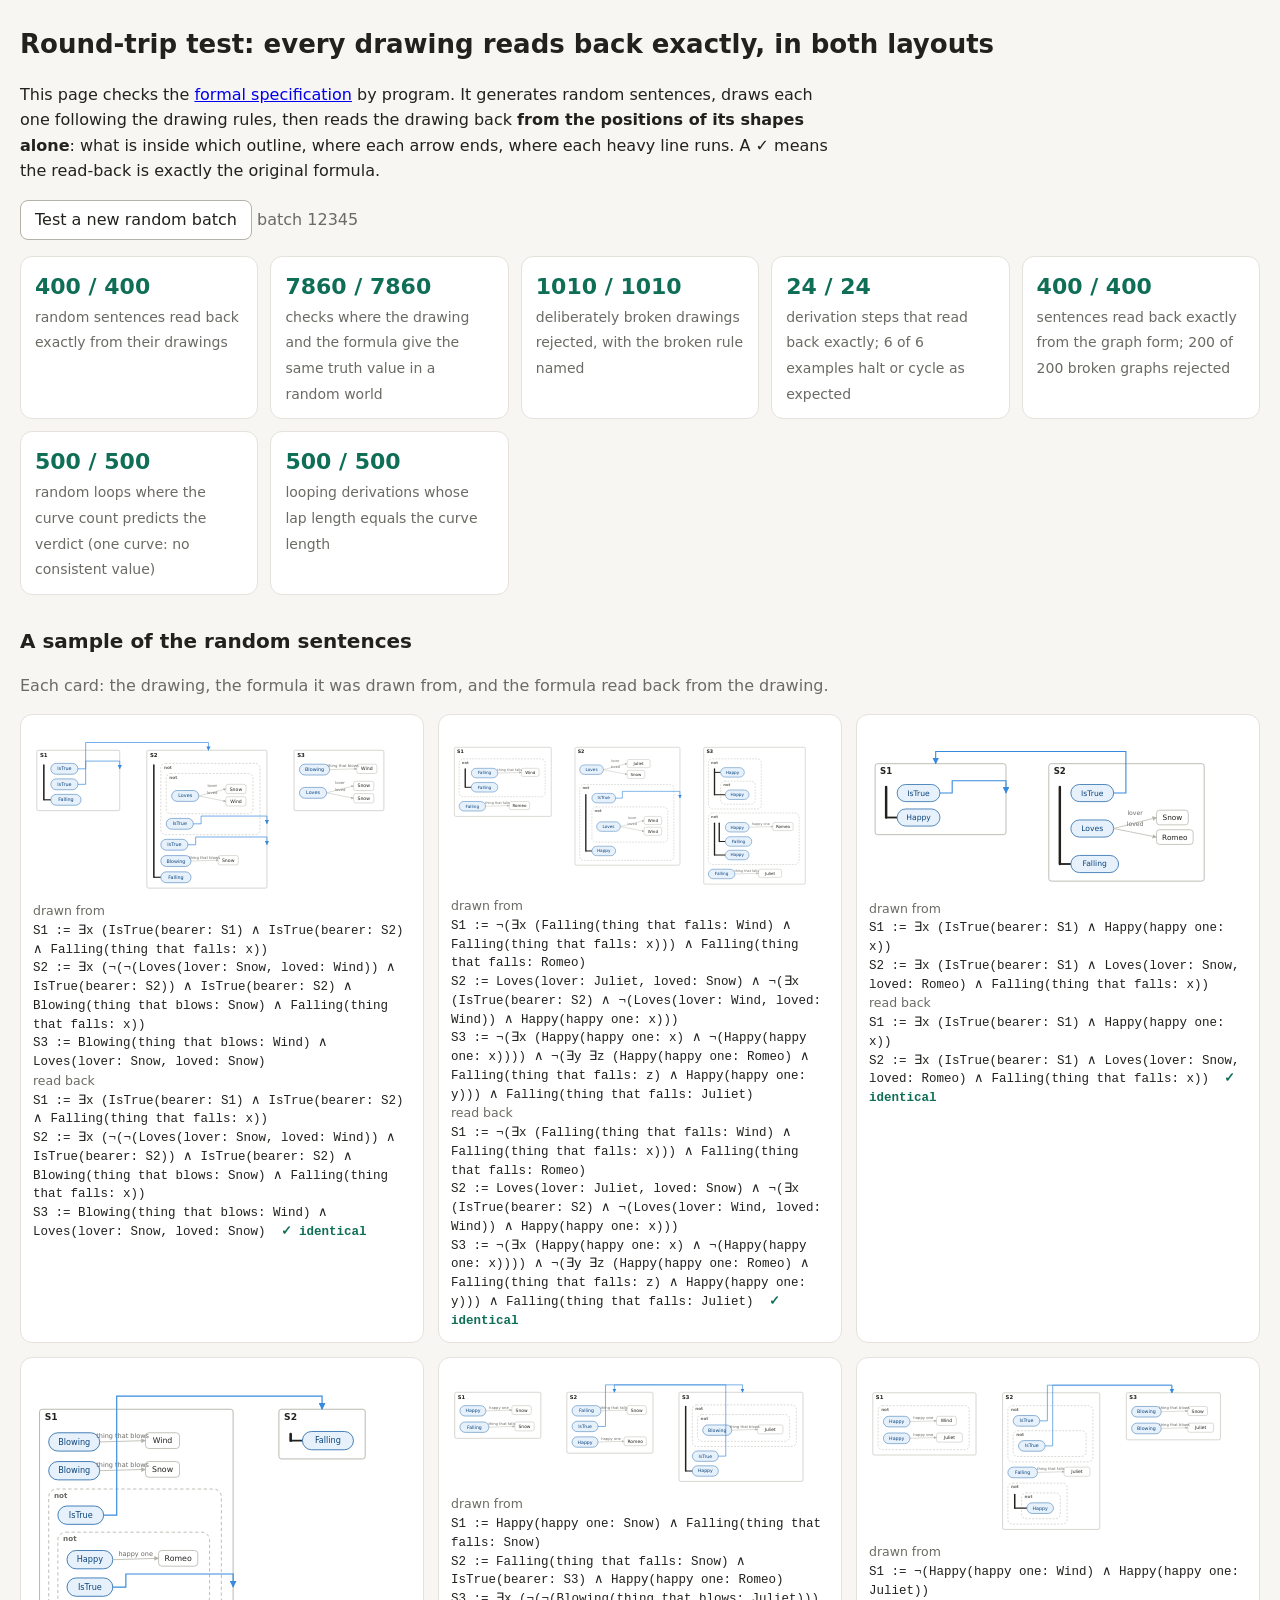
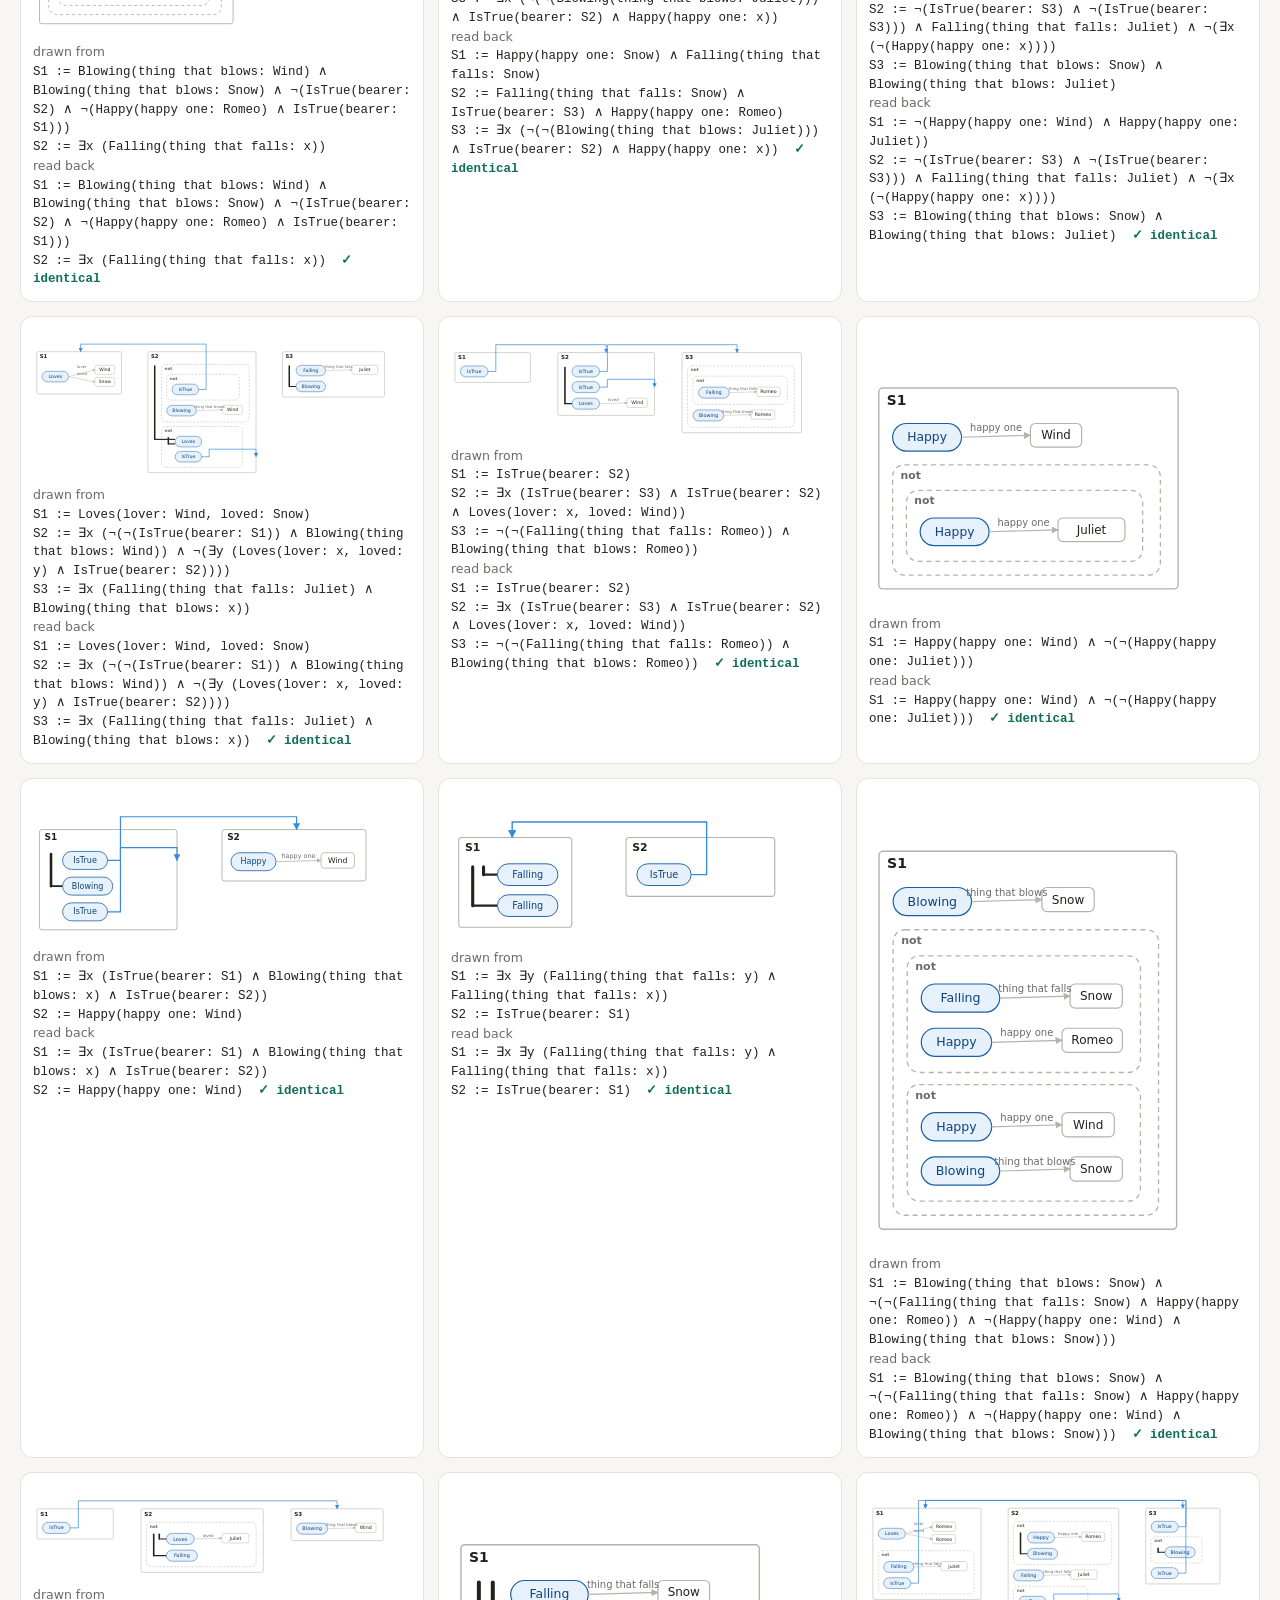
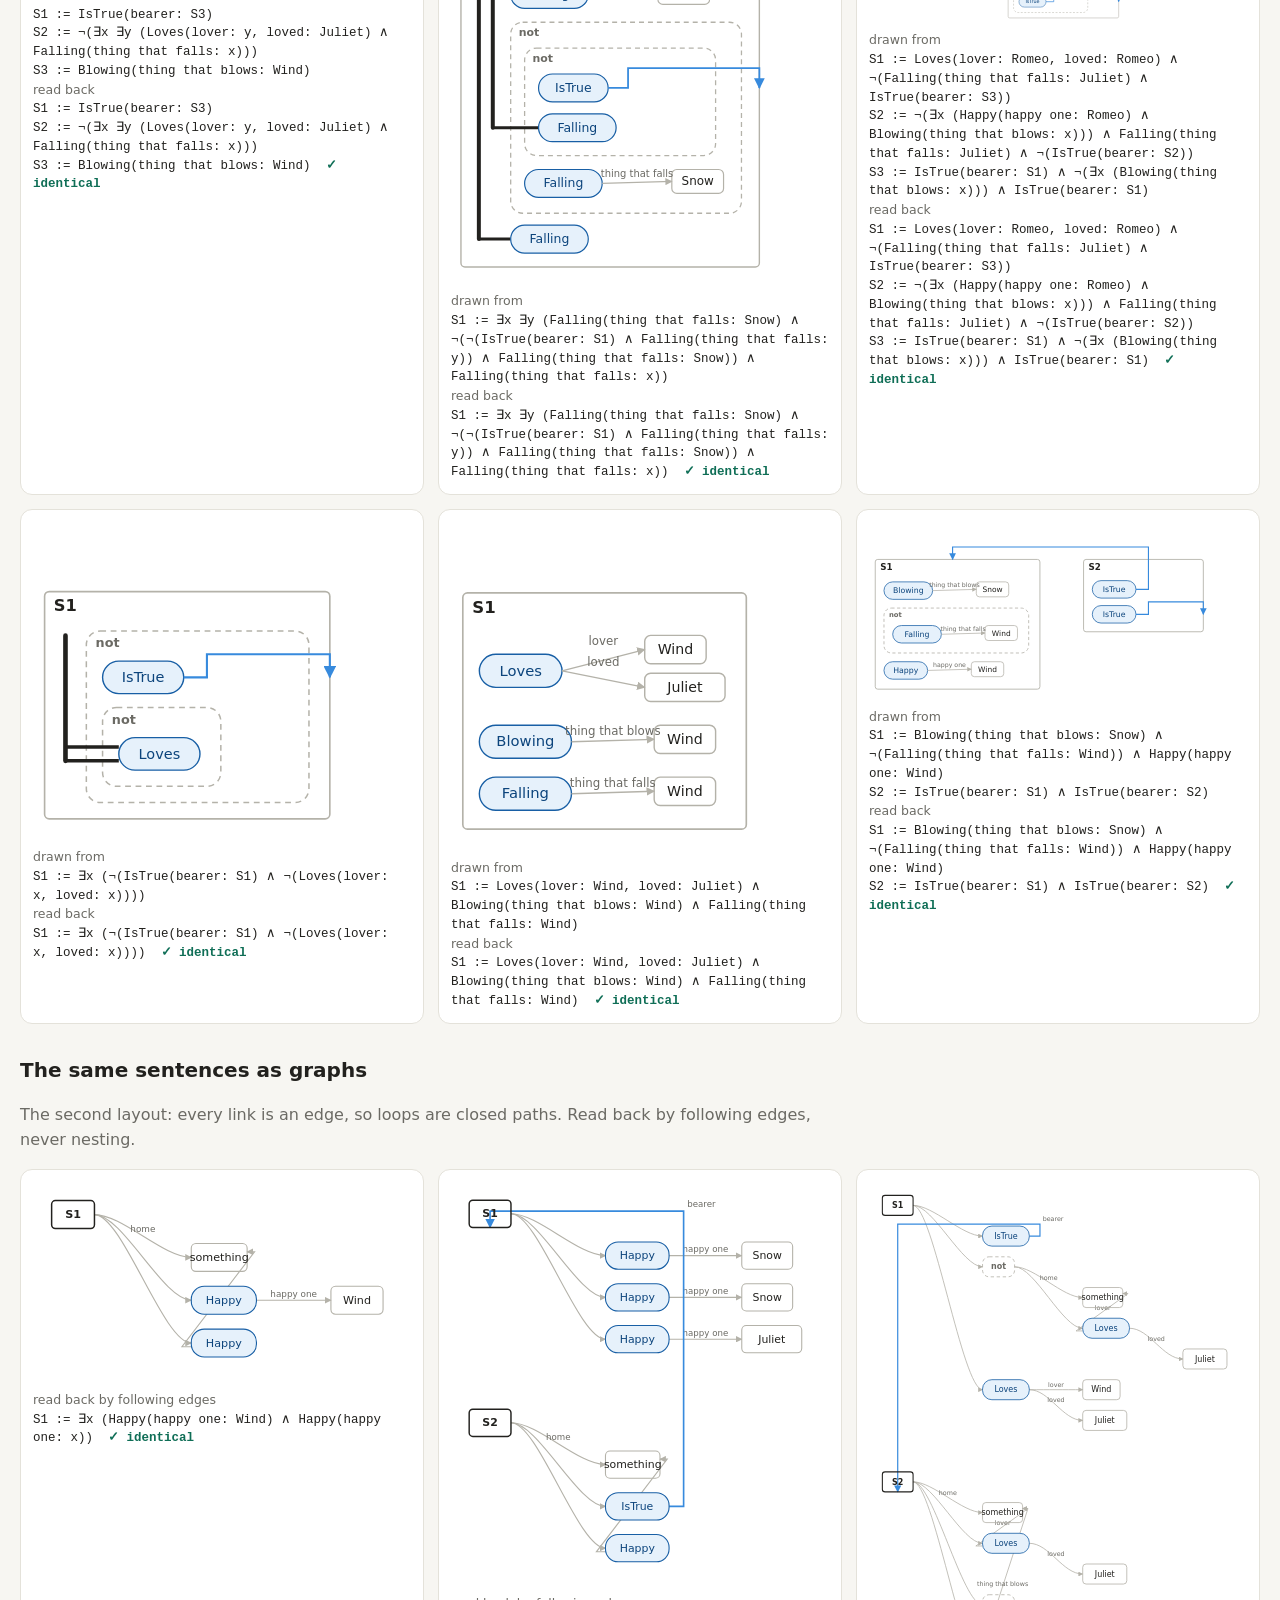
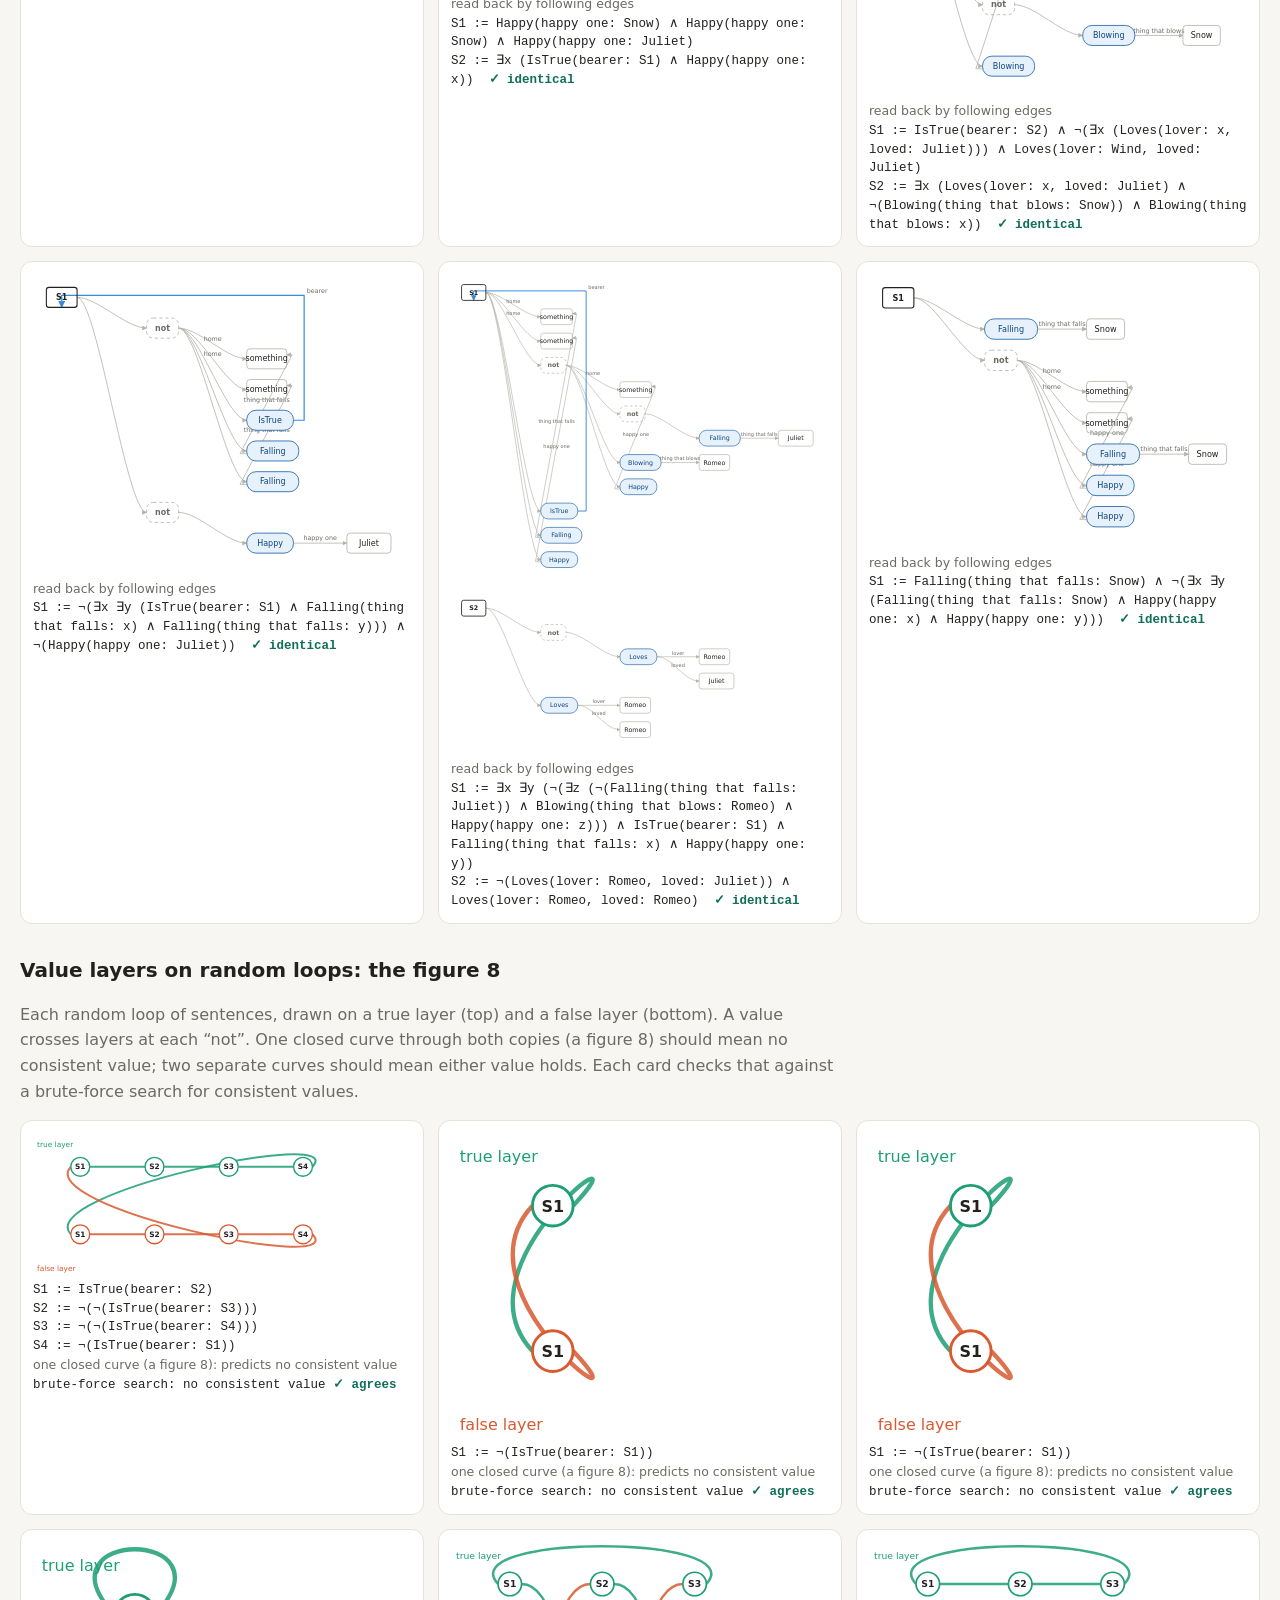
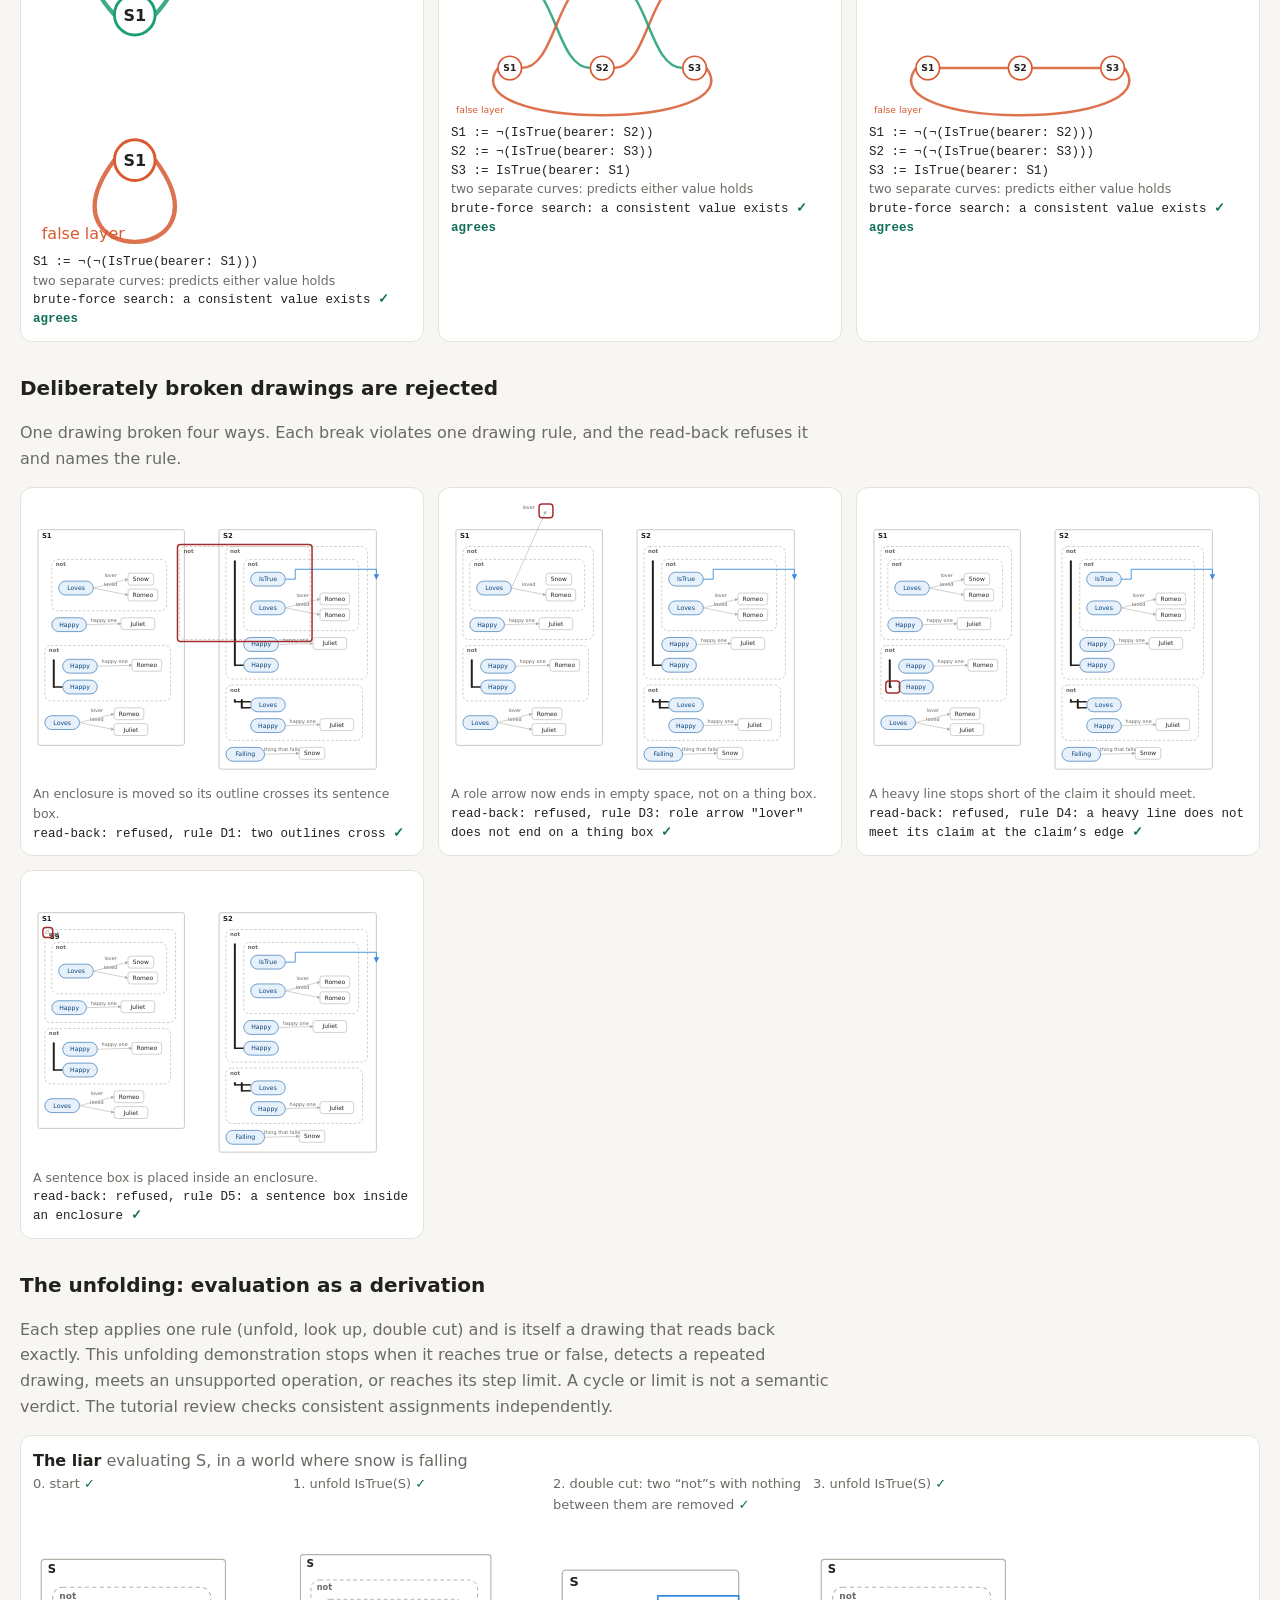
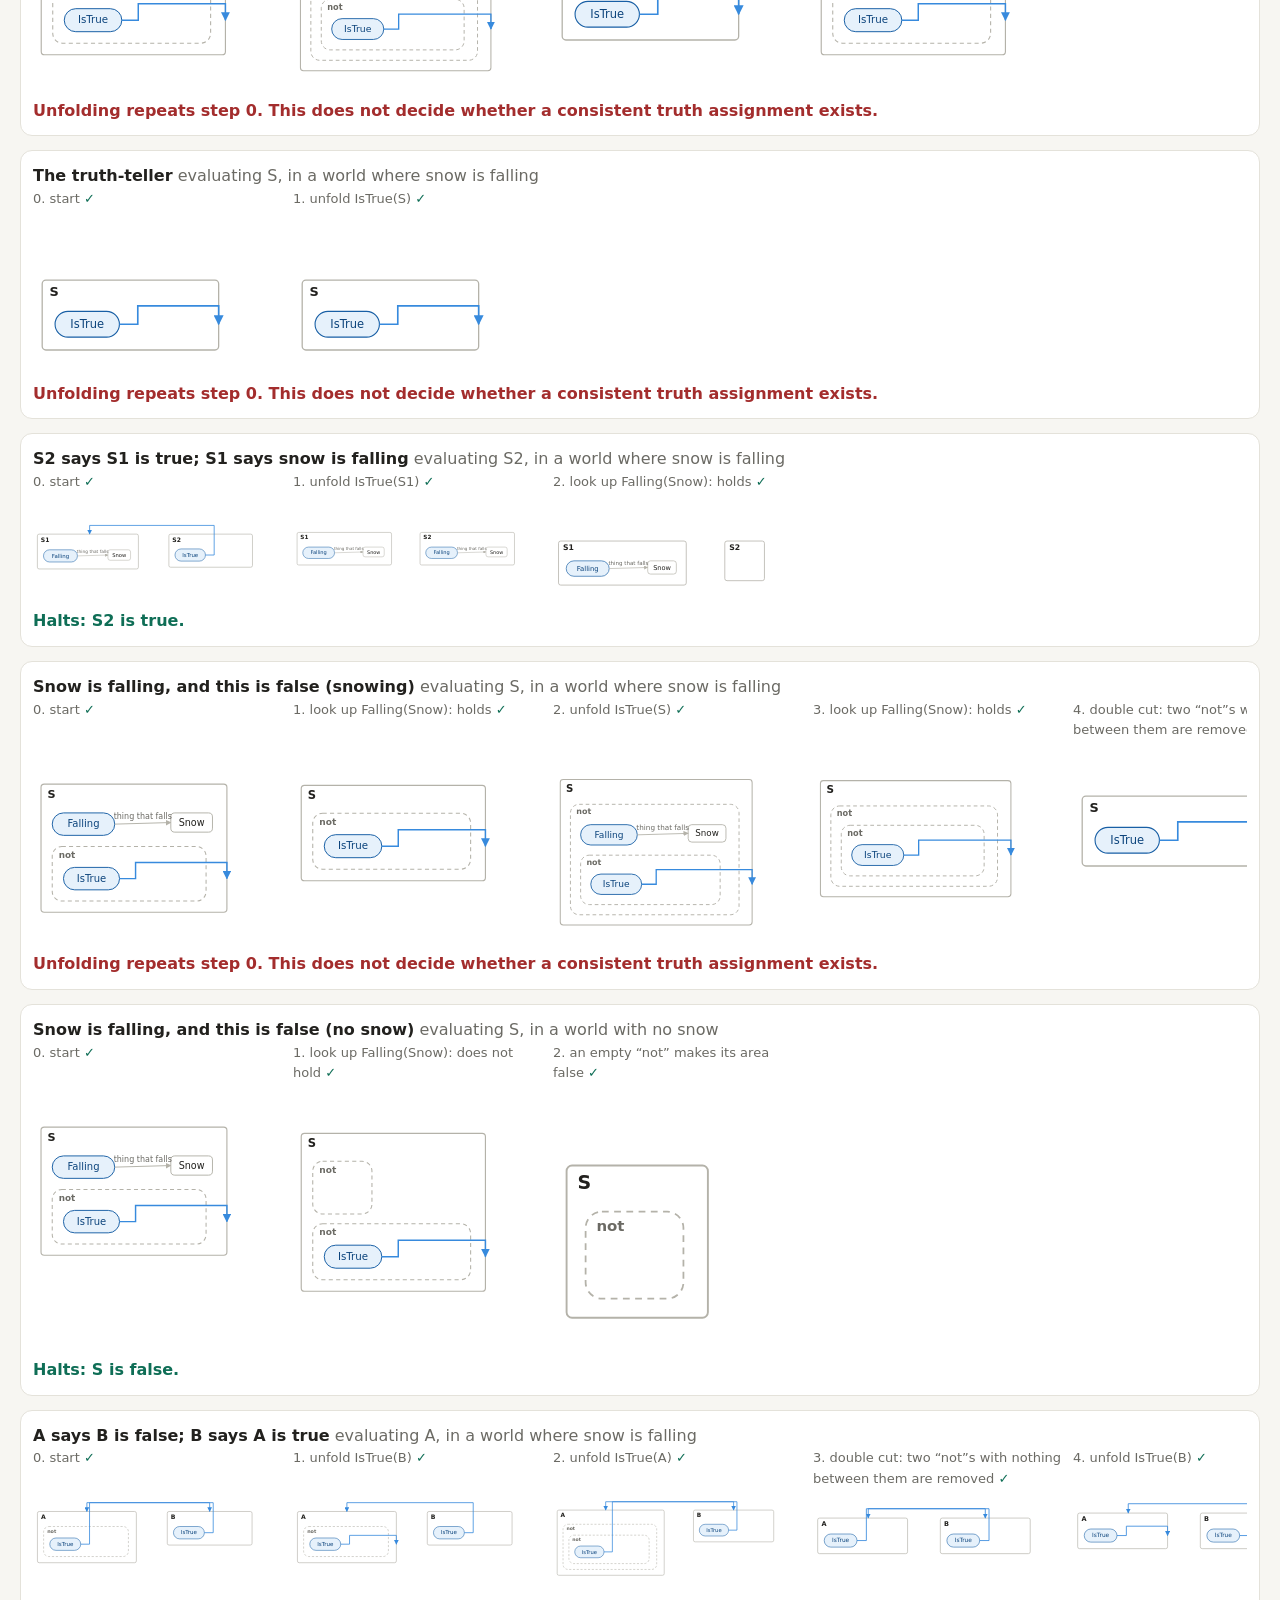
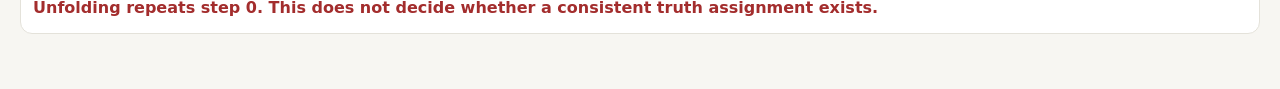
<file: roundtrip.html>
<!doctype html><html lang="en"><head><meta charset="utf-8"><meta name="viewport" content="width=device-width, initial-scale=1, viewport-fit=cover">
<title>Round-trip test: drawings read back exactly</title>
<style>
:root{--bg:#f7f6f2;--card:#fff;--ink:#22211e;--quiet:#6b6a64;--line:#b4b2a9;--hair:#e4e2da;--ok:#0f6e56;--bad:#a32d2d;--ref:#378add;--cap:#e6f1fb;--capline:#185fa5;--capink:#0c447c;--T:#1D9E75;--F:#D85A30;color-scheme:light;box-sizing:border-box;padding-top:env(safe-area-inset-top,0px);padding-bottom:env(safe-area-inset-bottom,0px)}
@media (prefers-color-scheme:dark){:root:not([data-theme="light"]){--bg:#1c1c1a;--card:#262624;--ink:#ecebe6;--quiet:#a8a69e;--line:#6f6d66;--hair:#3a3935;--ok:#5dcaa5;--bad:#f09595;--ref:#85b7eb;--cap:#0c2d4d;--capline:#85b7eb;--capink:#cfe3f7;color-scheme:dark}}
:root[data-theme="dark"]{--bg:#1c1c1a;--card:#262624;--ink:#ecebe6;--quiet:#a8a69e;--line:#6f6d66;--hair:#3a3935;--ok:#5dcaa5;--bad:#f09595;--ref:#85b7eb;--cap:#0c2d4d;--capline:#85b7eb;--capink:#cfe3f7;color-scheme:dark}
body{margin:0;background:var(--bg);color:var(--ink);font:16px/1.6 system-ui,-apple-system,"Segoe UI",sans-serif}
main{max-width:1240px;margin:0 auto;padding:24px 20px 60px}
h1{font-size:26px;margin:0 0 6px}h2{font-size:20px;margin:30px 0 8px}
p{max-width:80ch}.q{color:var(--quiet)}
.sum{display:grid;grid-template-columns:repeat(auto-fit,minmax(220px,1fr));gap:12px;margin:16px 0}
.chk{background:var(--card);border:1px solid var(--hair);border-radius:12px;padding:12px 14px}
.chk b{display:block;font-size:22px}.chk.ok b{color:var(--ok)}.chk.no b{color:var(--bad)}
.chk span{font-size:14px;color:var(--quiet)}
.grid{display:grid;grid-template-columns:repeat(auto-fill,minmax(360px,1fr));gap:14px}
.card{background:var(--card);border:1px solid var(--hair);border-radius:12px;padding:12px;overflow:hidden}
.card svg{width:100%;height:auto;display:block;background:var(--card)}
.f{font:12.5px/1.5 ui-monospace,Menlo,Consolas,monospace;white-space:pre-wrap;word-break:break-word;margin:6px 0 0}
.f .k{color:var(--quiet);font-family:system-ui,sans-serif}
.tick{font-weight:700}.tick.ok{color:var(--ok)}.tick.no{color:var(--bad)}
button{font:inherit;padding:6px 14px;border-radius:8px;border:1px solid var(--line);background:var(--card);color:var(--ink);cursor:pointer}
.strip{display:flex;gap:10px;overflow-x:auto;align-items:flex-start;padding-bottom:6px}
.step{flex:0 0 auto;width:250px}.step .r{font-size:13px;color:var(--quiet);min-height:2.8em}
.verdict{font-weight:600;margin:6px 0 0}
</style></head><body><main>
<h1>Round-trip test: every drawing reads back exactly, in both layouts</h1>
<p>This page checks the <a href="https://claude.ai/artifact/TDwPd5ZwysuhdLndL42We8">formal specification</a> by program. It generates random sentences, draws each one following the drawing rules, then reads the drawing back <b>from the positions of its shapes alone</b>: what is inside which outline, where each arrow ends, where each heavy line runs. A ✓ means the read-back is exactly the original formula.</p>
<p><button id="again">Test a new random batch</button> <span class="q" id="seedinfo"></span></p>
<div class="sum" id="sum"></div>
<h2>A sample of the random sentences</h2>
<p class="q">Each card: the drawing, the formula it was drawn from, and the formula read back from the drawing.</p>
<div class="grid" id="gallery"></div>
<h2>The same sentences as graphs</h2>
<p class="q">The second layout: every link is an edge, so loops are closed paths. Read back by following edges, never nesting.</p>
<div class="grid" id="graphs"></div>
<h2>Value layers on random loops: the figure 8</h2>
<p class="q">Each random loop of sentences, drawn on a true layer (top) and a false layer (bottom). A value crosses layers at each “not”. One closed curve through both copies (a figure 8) should mean no consistent value; two separate curves should mean either value holds. Each card checks that against a brute-force search for consistent values.</p>
<div class="grid" id="layers"></div>
<h2>Deliberately broken drawings are rejected</h2>
<p class="q">One drawing broken four ways. Each break violates one drawing rule, and the read-back refuses it and names the rule.</p>
<div class="grid" id="bad"></div>
<h2>The unfolding: evaluation as a derivation</h2>
<p class="q">Each step applies one rule (unfold, look up, double cut) and is itself a drawing that reads back exactly. This unfolding demonstration stops when it reaches true or false, detects a repeated drawing, meets an unsupported operation, or reaches its step limit. A cycle or limit is not a semantic verdict. The tutorial review checks consistent assignments independently.</p>
<div id="derivs"></div>
<script>
// ===== vocabulary =====
const SORTS=['thing','sentence'];
const PREDS={Man:[['thing that is a man','thing']],Mortal:[['mortal thing','thing']],Falling:[['thing that falls','thing']],Blowing:[['thing that blows','thing']],Happy:[['happy one','thing']],Loves:[['lover','thing'],['loved','thing']],IsTrue:[['bearer','sentence']]};
const THINGS=['Snow','Wind','Romeo','Juliet','Socrates'];
const VARN=['x','y','z','u','v','w','p','q'];
// ===== seeded random =====
function rng(seed){let s=seed>>>0||1;return ()=>{s^=s<<13;s>>>=0;s^=s>>17;s^=s<<5;s>>>=0;return s/4294967296;};}
// ===== generator: texts in area normal form =====
// area = {lines:[{id,sort}], items:[item]} ; item = {t:'claim',pred,fill:[{kind:'name'|'sent'|'var',v}]} | {t:'enc',area}
function genText(R,nSent){const names=Array.from({length:nSent},(_,i)=>'S'+(i+1));let lid=0;
 function genArea(depth,scope){const area={lines:[],items:[]};const nl=depth>0&&R()<0.4?1+(R()<0.25?1:0):0;
  for(let i=0;i<nl;i++)area.lines.push({id:lid++,sort:'thing'});
  const sc=scope.concat(area.lines);const n=1+Math.floor(R()*(depth>1?3:2));
  for(let i=0;i<n;i++){if(depth>0&&R()<0.35)area.items.push({t:'enc',area:genArea(depth-1,sc)});else area.items.push(genClaim(sc));}
  area.lines.forEach(l=>{if(!uses(area,l.id)){const p=R()<0.5?'Happy':'Falling';area.items.push({t:'claim',pred:p,fill:[{kind:'var',v:l.id}]});}});
  return area;}
 function genClaim(sc){const ps=Object.keys(PREDS);
  return genClaimP(ps.filter(q=>q!=='Man'&&q!=='Mortal'),sc);}
 function genClaimP(ps0,sc){const pred=ps0[Math.floor(R()*ps0.length)];
  return {t:'claim',pred,fill:PREDS[pred].map(([r,s])=>{if(s==='sentence')return {kind:'sent',v:names[Math.floor(R()*names.length)]};const vs=sc.filter(l=>l.sort==='thing');if(vs.length&&R()<0.55)return {kind:'var',v:vs[Math.floor(R()*vs.length)].id};return {kind:'name',v:THINGS.slice(0,4)[Math.floor(R()*4)]};})};}
 return names.map(n=>({name:n,area:genArea(2,[])}));}
function uses(area,id){return area.items.some(it=>it.t==='claim'?it.fill.some(f=>f.kind==='var'&&f.v===id):uses(it.area,id));}
// ===== printing a text (canonical variable names by preorder of introduction) =====
function printText(text){let k=0;return text.map(d=>{const vm={};const pa=area=>{area.lines.forEach(l=>{vm[l.id]=VARN[k++]||('v'+k);});
  const body=area.items.length===0?'⊤':area.items.map(it=>it.t==='claim'?`${it.pred}(${PREDS[it.pred].map(([r],i)=>`${r}: ${it.fill[i].kind==='var'?vm[it.fill[i].v]:it.fill[i].v}`).join(', ')})`:`¬(${pa(it.area)})`).join(' ∧ ');
  return area.lines.length?area.lines.map(l=>'∃'+vm[l.id]).join(' ')+` (${body})`:body;};k=0;return `${d.name} := ${pa(d.area)}`;}).join('\n');}
// ===== layout: abstract diagram -> picture (shapes with positions), following rules D1-D6 =====
function layout(text){const shapes={boxes:[],encs:[],caps:[],things:[],roleArrows:[],refArrows:[],lines:[],dividers:[]};let cid=0;
 const PAD=14,GAP=12,TRUNK=14;
 function capW(p){return Math.max(70,p.length*8+22);}
 function measureItem(it){if(it.t==='claim'){const nn=it.fill.filter(f=>f.kind==='name').length;const tw=Math.max(0,...it.fill.filter(f=>f.kind==='name').map(f=>f.v.length*8+20));
   const hasRef=it.fill.some(f=>f.kind==='sent');return {w:capW(it.pred)+(nn?70+tw:0)+(hasRef?90:0),h:Math.max(28,nn*32)};}
  const m=measureArea(it.area);return {w:m.w+2*PAD,h:m.h+2*PAD+12};}
 function measureArea(area){const g=area.lines.length*TRUNK+(area.lines.length?8:0);const ms=area.items.map(measureItem);
  return {w:g+Math.max(40,...ms.map(m=>m.w))+4,h:Math.max(24,ms.reduce((s,m)=>s+m.h,0)+GAP*Math.max(0,ms.length-1))};}
 const pending=[];
 function placeArea(area,x,y,w,h,scopeLines,negs,boxName){negs=negs||0;const g=area.lines.length*TRUNK+(area.lines.length?8:0);const trunks={};
  area.lines.forEach((l,i)=>{trunks[l.id]={x:x+4+i*TRUNK,y0:y,y1:y+h,branches:[]};});
  const sc=Object.assign({},scopeLines,trunks);let cy=y;
  area.items.forEach(it=>{const m=measureItem(it);
   if(it.t==='claim'){const id='c'+(cid++);const cw=capW(it.pred);const cx=x+g;const capY=cy+(m.h-28)/2;
    shapes.caps.push({id,pred:it.pred,x:cx,y:capY,w:cw,h:28});let ni=0;const vRoles=it.fill.map((f,i)=>f.kind==='var'?i:-1).filter(i=>i>=0);
    it.fill.forEach((f,i)=>{const role=PREDS[it.pred][i][0];
     if(f.kind==='name'){const tw=f.v.length*8+20;const ty=cy+ni*32;const tx=cx+cw+70;shapes.things.push({name:f.v,x:tx,y:ty+2,w:tw,h:24});shapes.roleArrows.push({cap:id,role,from:[cx+cw,capY+14],to:[tx,ty+14]});ni++;}
     else if(f.kind==='sent'){pending.push({cap:id,role,from:[cx+cw,capY+14],target:f.v,neg:negs%2===1,inBox:boxName});}
     else{const off=vRoles.length>1?(vRoles.indexOf(i)-0.5)*12:0;const ay=capY+14+off;sc[f.v].branches.push({cap:id,role,at:[cx,ay]});}});}
   else{const ex=x+g,ew=m.w,eh=m.h;shapes.encs.push({x:ex,y:cy,w:ew,h:eh});placeArea(it.area,ex+PAD,cy+PAD+12,ew-2*PAD,eh-2*PAD-12,sc,negs+1,boxName);}
   const last=it===area.items[area.items.length-1];if(!last)shapes.dividers.push({x1:x+g,x2:x+w,y:cy+m.h+GAP/2});cy+=m.h+GAP;});
  area.lines.forEach(l=>{const t=trunks[l.id];const pts=[[t.x,t.y0+4],[t.x,Math.max(t.y0+8,...t.branches.map(b=>b.at[1]))]];
   shapes.lines.push({pts:[...pts,...t.branches.flatMap(b=>[[t.x,b.at[1]],b.at])],trunk:pts,branches:t.branches.map(b=>({from:[t.x,b.at[1]],to:b.at})),attach:t.branches.map(b=>({cap:b.cap,role:b.role,at:b.at}))});});}
 let bx=10;const boxPos={};
 text.forEach(d=>{const m=measureArea(d.area);const w=m.w+2*PAD,h=m.h+2*PAD+20;boxPos[d.name]={x:bx,y:60,w,h};shapes.boxes.push({name:d.name,x:bx,y:60,w,h});placeArea(d.area,bx+PAD,60+PAD+20,m.w,m.h,{},0,d.name);bx+=w+70;});
 pending.forEach(p=>{const b=boxPos[p.target];const self=p.target===p.inBox;shapes.refArrows.push({cap:p.cap,role:p.role,from:p.from,neg:p.neg,self,target:p.target,to:self?[b.x+b.w,p.from[1]]:[b.x+b.w/2+((p.from[0]%7)-3)*4,b.y]});});
 shapes.W=bx;shapes.H=Math.max(...shapes.boxes.map(b=>b.y+b.h))+20;return shapes;}
// ===== read-back: picture -> abstract diagram, from geometry only =====
const inside=(a,b)=>a.x>=b.x-0.5&&a.y>=b.y-0.5&&a.x+a.w<=b.x+b.w+0.5&&a.y+a.h<=b.y+b.h+0.5;
const ptIn=(p,b)=>p[0]>=b.x-0.5&&p[0]<=b.x+b.w+0.5&&p[1]>=b.y-0.5&&p[1]<=b.y+b.h+0.5;
const onOutline=(p,b)=>ptIn(p,b)&&(Math.abs(p[0]-b.x)<1.5||Math.abs(p[0]-b.x-b.w)<1.5||Math.abs(p[1]-b.y)<1.5||Math.abs(p[1]-b.y-b.h)<1.5);
const disjoint=(a,b)=>a.x+a.w<=b.x||b.x+b.w<=a.x||a.y+a.h<=b.y||b.y+b.h<=a.y;
class ReadErr extends Error{constructor(rule,msg){super(msg);this.rule=rule;}}
function readBack(sh){const C=[...sh.boxes.map(b=>({...b,kind:'box'})),...sh.encs.map(e=>({...e,kind:'enc'}))];
 for(let i=0;i<C.length;i++)for(let j=i+1;j<C.length;j++){const a=C[i],b=C[j];if(!(inside(a,b)||inside(b,a)||disjoint(a,b)))throw new ReadErr('D1','two outlines cross');}
 const smallest=(r,excl)=>C.filter(c=>c!==excl&&inside(r,c)).sort((p,q)=>p.w*p.h-q.w*q.h)[0];
 C.forEach(c=>{c.parent=c.kind==='box'?null:smallest(c,c);if(c.kind==='enc'&&!c.parent)throw new ReadErr('D1','an enclosure outside every sentence box');});
 sh.boxes.forEach(b=>{if(C.some(c=>c.kind==='enc'&&inside(b,c)))throw new ReadErr('D5','a sentence box inside an enclosure');});
 const boxOf=c=>c.kind==='box'?c:boxOf(c.parent);
 const caps=sh.caps.map(k=>({...k,area:smallest(k,null)}));
 caps.forEach(k=>{if(!k.area)throw new ReadErr('D1','a claim outside every sentence box');});
 // roles
 const fill={};caps.forEach(k=>fill[k.id]={});
 // Resolve visible arrow origins, then check their stored claim identifiers.
 [...sh.roleArrows,...sh.refArrows].forEach(a=>{const origins=caps.filter(k=>onOutline(a.from,k));
  if(origins.length!==1||origins[0].id!==a.cap)throw new ReadErr('D3','a role arrow must start on its claim outline');
 });
 const filledRoles=new Set();
 const checkRole=a=>{const k=caps.find(k=>k.id===a.cap),roles=k&&PREDS[k.pred];
  if(!roles||!roles.some(([r])=>r===a.role))throw new ReadErr('D3','unknown claim or role');
  const key=JSON.stringify([a.cap,a.role]);if(filledRoles.has(key))throw new ReadErr('D3','a role is filled more than once');filledRoles.add(key);
 };
 [...sh.roleArrows,...sh.refArrows,...sh.lines.flatMap(l=>l.attach)].forEach(checkRole);
 sh.roleArrows.forEach(a=>{const t=sh.things.find(t=>onOutline(a.to,t));if(!t)throw new ReadErr('D3',`role arrow "${a.role}" does not end on a thing box`);fill[a.cap][a.role]={kind:'name',v:t.name,sort:'thing'};});
 sh.refArrows.forEach(a=>{const b=sh.boxes.find(b=>onOutline(a.to,b));if(!b)throw new ReadErr('D3',`reference arrow "${a.role}" does not end on a sentence box`);fill[a.cap][a.role]={kind:'sent',v:b.name,sort:'sentence'};});
 const lines=sh.lines.map((l,i)=>{const homes=l.pts.map(p=>C.filter(c=>ptIn(p,{x:c.x,y:c.y,w:c.w,h:c.h})).sort((p,q)=>p.w*p.h-q.w*q.h)[0]).filter(Boolean);
  const depth=c=>c.parent?1+depth(c.parent):0;const home=homes.sort((a,b)=>depth(a)-depth(b))[0];if(!home)throw new ReadErr('D4','a heavy line outside every box');
  l.attach.forEach(a=>{const k=caps.find(k=>k.id===a.cap);if(!k||!(Math.abs(a.at[0]-k.x)<1.5&&a.at[1]>=k.y&&a.at[1]<=k.y+k.h))throw new ReadErr('D4','a heavy line does not meet its claim at the claim\u2019s edge');fill[a.cap][a.role]={kind:'var',v:'L'+i,sort:'thing'};});
  if(!l.attach.length)throw new ReadErr('D4','an idle heavy line');return {id:'L'+i,home,x:l.trunk[0][0]};});
 // build areas
 const areaOf=c=>{const items=[...caps.filter(k=>k.area===c).map(k=>({cy:k.y+k.h/2,x:k.x,h:k.h,it:k,t:'claim'})),...C.filter(e=>e.kind==='enc'&&e.parent===c).map(e=>({cy:e.y+e.h/2,x:e.x,h:e.h,it:e,t:'enc'}))];
  items.sort((a,b)=>Math.abs(a.cy-b.cy)<Math.min(a.h,b.h)/2?a.x-b.x:a.cy-b.cy);
  return {lines:lines.filter(l=>l.home===c).sort((a,b)=>a.x-b.x).map(l=>({id:l.id,sort:'thing'})),
   items:items.map(o=>{if(o.t==='enc')return {t:'enc',area:areaOf(o.it)};const k=o.it;const roles=PREDS[k.pred];if(!roles)throw new ReadErr('D3','unknown predicate '+k.pred);
    return {t:'claim',pred:k.pred,fill:roles.map(([r,s])=>{const f=fill[k.id][r];if(!f)throw new ReadErr('D3',`role "${r}" of ${k.pred} is not filled`);if(f.sort!==s)throw new ReadErr('D3',`role "${r}" needs a ${s}`);return {kind:f.kind,v:f.v};})};})};};
 const text=sh.boxes.slice().sort((a,b)=>a.x-b.x).map(b=>({name:b.name,area:areaOf(C.find(c=>c.kind==='box'&&c.name===b.name))}));
 // scope check (section 1, rule 2): a line's home must contain each claim it fills
 const contains=(outer,inner)=>{for(let c=inner;c;c=c.parent)if(c===outer)return true;return false;};
 lines.forEach(l=>Object.entries(fill).forEach(([cap,rs])=>Object.values(rs).forEach(f=>{if(f.kind==='var'&&f.v===l.id){const k=caps.find(k=>k.id===cap);if(!contains(l.home,k.area))throw new ReadErr('D4','a heavy line fills a claim outside its home area');}})));
 return text;}
// ===== semantics: on the formula (Tarski) and on the diagram (area by area), independently =====
function randWorld(R,sentNames){const ext={};['Falling','Blowing','Happy'].forEach(p=>ext[p]=new Set(THINGS.filter(()=>R()<0.5)));ext.Loves=new Set();THINGS.forEach(a=>THINGS.forEach(b=>{if(R()<0.3)ext.Loves.add(a+'|'+b);}));ext.IsTrue=new Set(sentNames.filter(()=>R()<0.5));return ext;}
const holds=(W,pred,args)=>W[pred].has(args.join('|'));
function evalFormula(area,W,env){ // Tarski, by recursion on the formula: ∃ over home lines, then ∧ of items
 const go=(i,e)=>{if(i===area.lines.length)return area.items.every(it=>it.t==='claim'?holds(W,it.pred,it.fill.map(f=>f.kind==='var'?e[f.v]:f.v)):!evalFormula(it.area,W,e));return THINGS.some(d=>go(i+1,{...e,[area.lines[i].id]:d}));};return go(0,env);}
function evalDiagram(area,W,asg){ // Dau-style: an area is true if some choice of objects for its home lines makes every item true
 const ids=area.lines.map(l=>l.id);const n=ids.length;const total=Math.pow(THINGS.length,n);
 for(let k=0;k<total;k++){const a={...asg};let r=k;ids.forEach(id=>{a[id]=THINGS[r%THINGS.length];r=Math.floor(r/THINGS.length);});
  let ok=true;for(const it of area.items){if(it.t==='enc'){if(evalDiagram(it.area,W,a)){ok=false;break;}}else{if(!holds(W,it.pred,it.fill.map(f=>f.kind==='var'?a[f.v]:f.v))){ok=false;break;}}}
  if(ok)return true;}return false;}
// ===== unfolding demonstration, not a semantic decision procedure =====
// Use solveClassical in semantics.js for classical verdicts, including quantifiers.
const clone=x=>JSON.parse(JSON.stringify(x));
const isBot=it=>it.t==='enc'&&it.area.items.length===0&&it.area.lines.length===0;
function simplify(area,log){let changed=true;while(changed){changed=false;
  for(const it of area.items)if(it.t==='enc'){if(simplify(it.area,log))changed=true;}
  if(area.items.some(isBot)&&area.items.length>1){area.items=[{t:'enc',area:{lines:[],items:[]}}];log.push('an empty \u201cnot\u201d makes its area false');changed=true;}
  const i=area.items.findIndex(it=>it.t==='enc'&&it.area.lines.length===0&&it.area.items.length===1&&it.area.items[0].t==='enc'&&!isBot(it.area.items[0]));
  if(i>=0){const inner=area.items[i].area.items[0].area;area.items.splice(i,1,...inner.items);area.lines.push(...inner.lines);log.push('double cut: two \u201cnot\u201ds with nothing between them are removed');changed=true;continue;}
  const j=area.items.findIndex(it=>it.t==='enc'&&it.area.items.length===1&&isBot(it.area.items[0]));
  if(j>=0){area.items.splice(j,1);log.push('double cut: a \u201cnot\u201d around an empty \u201cnot\u201d is removed');changed=true;}}
 return false;}
function evaluate(text,name,W,maxSteps){const defs=Object.fromEntries(text.map(d=>[d.name,d.area]));let area=clone(defs[name]);const steps=[{rule:'start',area:clone(area)}];const seen=new Map([[JSON.stringify(area),0]]);
 for(let s=0;s<maxSteps;s++){const log=[];simplify(area,log);if(log.length)steps.push({rule:log[0],area:clone(area)});
  if(area.items.length===0)return {result:true,halts:true,steps};
  if(area.items.length===1&&isBot(area.items[0]))return {result:false,halts:true,steps};
  let done=false;const visit=a=>{for(let i=0;i<a.items.length&&!done;i++){const it=a.items[i];if(it.t==='enc'){visit(it.area);continue;}
    if(it.pred==='IsTrue'){const tgt=clone(defs[it.fill[0].v]);a.items.splice(i,1,...(tgt.lines.length?[{t:'enc',area:{lines:[],items:[{t:'enc',area:tgt}]}}]:tgt.items));steps.push({rule:`unfold IsTrue(${it.fill[0].v})`,area:null});done=true;}
    else if(it.fill.every(f=>f.kind==='name')){const h=holds(W,it.pred,it.fill.map(f=>f.v));a.items.splice(i,1,...(h?[]:[{t:'enc',area:{lines:[],items:[]}}]));steps.push({rule:`look up ${it.pred}(${it.fill.map(f=>f.v).join(', ')}): ${h?'holds':'does not hold'}`,area:null});done=true;}}};
  visit(area);steps[steps.length-1].area=clone(area);
  if(!done)return {result:null,halts:false,steps,why:'unsupported'};
  const key=JSON.stringify(area);if(seen.has(key))return {result:null,halts:false,cycleFrom:seen.get(key),steps};seen.set(key,steps.length-1);}
 return {result:null,halts:false,steps,why:'step limit'};}
//{genText,printText,layout,readBack,ReadErr,randWorld,evalFormula,evalDiagram,evaluate,rng,THINGS,PREDS};

// ===== layout 2: the graph form. Every link is an edge: "says" (sentence to its parts), "inside" (a "not" to its parts),
// "home" (where a "something" sits), role edges (claim to what fills each role). =====
function graphLayout(text){const G={nodes:[],edges:[]};let nid=0;const COLW=150,ROWH=46;let row=0;const sentNode={};
 const add=(kind,label,col)=>{const id='n'+(nid++);const w=kind==='sent'?46:kind==='not'?48:kind==='var'?60:kind==='thing'?Math.max(56,label.length*8+18):Math.max(70,label.length*8+22);
  const n={id,kind,label,x:20+col*COLW,y:20+row*ROWH,w,h:30};G.nodes.push(n);return n;};
 const edge=(a,b,kind,label)=>G.edges.push({kind,label,from:[a.x+a.w,a.y+a.h/2],to:[b.x,b.y+b.h/2]});
 const pendingRefs=[];
 const placeArea=(parent,area,col,kindEdge,vmap)=>{area.lines.forEach(l=>{const v=add('var','something',col);vmap[l.id]=v;edge(parent,v,'home','home');row++;});
  area.items.forEach(it=>{if(it.t==='enc'){const n=add('not','not',col);edge(parent,n,kindEdge);row++;placeArea(n,it.area,col+1,'inside',Object.assign({},vmap));}
   else{const c=add('claim',it.pred,col);edge(parent,c,kindEdge);const r0=row;row++;
    it.fill.forEach((f,i)=>{const role=PREDS[it.pred][i][0];if(f.kind==='name'){const keep=row;row=r0+i;const t=add('thing',f.v,col+1);row=Math.max(keep,row+1);edge(c,t,'role',role);}
     else if(f.kind==='var'){const v=vmap[f.v];G.edges.push({kind:'role',label:role,from:[c.x,c.y+c.h/2+4],to:[v.x+v.w,v.y+v.h/2+(i?6:-6)],back:true});}
     else pendingRefs.push({c,role,target:f.v});});}});};
 text.forEach(d=>{const s=add('sent',d.name,0);sentNode[d.name]=s;row++;placeArea(s,d.area,1,'says',{});row++;});
 pendingRefs.forEach(p=>{const s=sentNode[p.target];G.edges.push({kind:'role',label:p.role,ref:true,from:[p.c.x+p.c.w,p.c.y+p.c.h/2],to:[s.x+s.w/2,s.y+s.h]});});
 G.W=Math.max(...G.nodes.map(n=>n.x+n.w))+30;G.H=Math.max(...G.nodes.map(n=>n.y+n.h))+30;return G;}
// ===== read-back for the graph form: follow the edges; nothing is read from nesting =====
function graphReadBack(G){const at=p=>G.nodes.filter(n=>onOutline(p,n));
 const E=G.edges.map(e=>{const a=at(e.from),b=at(e.to);if(a.length!==1||b.length!==1)throw new ReadErr('G1',`an edge does not run from one node's outline to another's`);return {...e,a:a[0],b:b[0]};});
 const parentOf={};E.filter(e=>e.kind==='says'||e.kind==='inside'||e.kind==='home').forEach(e=>{if(parentOf[e.b.id])throw new ReadErr('G2','a node has two parents');parentOf[e.b.id]=e.a;});
 const filledRoles=new Set();E.filter(e=>e.kind==='role').forEach(e=>{
  const roles=e.a.kind==='claim'&&PREDS[e.a.label];
  if(!roles||!roles.some(([r])=>r===e.label))throw new ReadErr('G3','unknown claim or role');
  const key=JSON.stringify([e.a.id,e.label]);if(filledRoles.has(key))throw new ReadErr('G3','a role is filled more than once');filledRoles.add(key);
 });
 G.nodes.forEach(n=>{if(n.kind!=='sent'&&n.kind!=='thing'&&!parentOf[n.id])throw new ReadErr('G2',`a "${n.label}" node hangs loose`);});
 const kids=(n,kinds)=>E.filter(e=>e.a===n&&kinds.includes(e.kind)).map(e=>e.b).sort((p,q)=>p.y-q.y||p.x-q.x);
 const inScope=(v,c)=>{const home=parentOf[v.id];for(let n=parentOf[c.id];n;n=parentOf[n.id])if(n===home)return true;return false;};
 const area=n=>({lines:kids(n,['home']).map(v=>({id:v.id,sort:'thing'})),items:kids(n,['says','inside']).filter(m=>m.kind!=='var').map(m=>{
   if(m.kind==='not')return {t:'enc',area:area(m)};if(m.kind!=='claim')throw new ReadErr('G2','a sentence or thing cannot be part of a sentence');
   const rs=E.filter(e=>e.kind==='role'&&e.a===m);const roles=PREDS[m.label];
   return {t:'claim',pred:m.label,fill:roles.map(([r,s])=>{const e=rs.find(e=>e.label===r);if(!e)throw new ReadErr('G3',`role "${r}" of ${m.label} is not filled`);const t=e.b;
    if(t.kind==='var'){if(!inScope(t,m))throw new ReadErr('G4','a "something" fills a claim outside its home');return {kind:'var',v:t.id};}
    if(s==='sentence'){if(t.kind!=='sent')throw new ReadErr('G3',`role "${r}" needs a sentence`);return {kind:'sent',v:t.label};}
    if(t.kind!=='thing')throw new ReadErr('G3',`role "${r}" needs a thing`);return {kind:'name',v:t.label};})};})});
 return G.nodes.filter(n=>n.kind==='sent').sort((p,q)=>p.y-q.y).map(s=>({name:s.label,area:area(s)}));}
// ===== value layers: the implication graph drawn on a true layer and a false layer =====
// For a "pure loop" text (each sentence says (not)^k IsTrue(next)), each node (sentence, value) has exactly one successor,
// so the layers fall apart into closed curves. This counts them.
function valueLayers(text){const name=text.map(d=>d.name);const step={};
 text.forEach(d=>{let a=d.area,k=0;while(a.items.length===1&&a.items[0].t==='enc'){k++;a=a.items[0].area;}const c=a.items[0];step[d.name]={to:c.fill[0].v,flip:k%2===1};});
 const succ=(s,v)=>[step[s].to,step[s].flip?!v:v];const seen=new Set();const curves=[];
 name.forEach(s=>[true,false].forEach(v=>{const k=s+v;if(seen.has(k))return;const cur=[];let x=[s,v];while(!seen.has(x[0]+x[1])){seen.add(x[0]+x[1]);cur.push(x);x=succ(x[0],x[1]);}curves.push(cur);}));
 return curves;}
function pureLoop(R,n){const names=Array.from({length:n},(_,i)=>'S'+(i+1));return names.map((s,i)=>{let a={lines:[],items:[{t:'claim',pred:'IsTrue',fill:[{kind:'sent',v:names[(i+1)%n]}]}]};const k=Math.floor(R()*3);for(let j=0;j<k;j++)a={lines:[],items:[{t:'enc',area:a}]};return {name:s,area:a};});}
function hasConsistentValue(text){const n=text.length;const names=text.map(d=>d.name);
 for(let m=0;m<(1<<n);m++){const W={Falling:new Set(),Blowing:new Set(),Happy:new Set(),Loves:new Set(),Man:new Set(),Mortal:new Set(),IsTrue:new Set(names.filter((_,i)=>m>>i&1))};
  if(text.every((d,i)=>evalFormula(d.area,W,{})===!!(m>>i&1)))return true;}return false;}
//{graphLayout,graphReadBack,valueLayers,pureLoop,hasConsistentValue};

const NS='http://www.w3.org/2000/svg';
function el(t,a,p){const e=document.createElementNS(NS,t);for(const k in a)e.setAttribute(k,a[k]);if(p)p.appendChild(e);return e;}
function render(sh,opts){opts=opts||{};const W=Math.max(sh.W,...sh.encs.map(e=>e.x+e.w+20)),H=sh.H;const s=el('svg',{viewBox:`0 0 ${W} ${H}`,role:'img','aria-label':'A drawn sentence'});
 const d=el('defs',{},s);[['ar','var(--line)'],['rf','var(--ref)']].forEach(([id,c])=>{const m=el('marker',{id,viewBox:'0 0 10 10',refX:9,refY:5,markerWidth:6,markerHeight:6,orient:'auto-start-reverse'},d);el('path',{d:'M0 0L10 5L0 10z',fill:c},m);});
 sh.boxes.forEach(b=>{el('rect',{x:b.x,y:b.y,width:b.w,height:b.h,rx:4,fill:'none',stroke:'var(--line)','stroke-width':1.4},s);const t=el('text',{x:b.x+8,y:b.y+17,'font-size':14,'font-weight':700,fill:'var(--ink)'},s);t.textContent=b.name;});
 sh.encs.forEach(e=>{el('rect',{x:e.x,y:e.y,width:e.w,height:e.h,rx:12,fill:'none',stroke:'var(--line)','stroke-width':1.3,'stroke-dasharray':'5 4'},s);const t=el('text',{x:e.x+8,y:e.y+14,'font-size':11,'font-weight':700,fill:'var(--quiet)'},s);t.textContent='not';});
 sh.lines.forEach(l=>{el('path',{d:`M${l.trunk[0][0]} ${l.trunk[0][1]}V${l.trunk[1][1]}`,stroke:'var(--ink)','stroke-width':4,fill:'none','stroke-linecap':'round'},s);l.branches.forEach(b=>el('path',{d:`M${b.from[0]} ${b.from[1]}H${b.to[0]}`,stroke:'var(--ink)','stroke-width':3,fill:'none'},s));});
 sh.caps.forEach(c=>{el('rect',{x:c.x,y:c.y,width:c.w,height:c.h,rx:14,fill:'var(--cap)',stroke:'var(--capline)','stroke-width':1.2},s);const t=el('text',{x:c.x+c.w/2,y:c.y+18,'font-size':12.5,fill:'var(--capink)','text-anchor':'middle'},s);t.textContent=c.pred;});
 sh.things.forEach(t=>{el('rect',{x:t.x,y:t.y,width:t.w,height:t.h,rx:5,fill:'none',stroke:'var(--line)','stroke-width':1.2},s);const x=el('text',{x:t.x+t.w/2,y:t.y+16,'font-size':12,fill:'var(--ink)','text-anchor':'middle'},s);x.textContent=t.name;});
 sh.roleArrows.forEach(a=>{el('path',{d:`M${a.from[0]} ${a.from[1]}L${a.to[0]} ${a.to[1]}`,stroke:'var(--line)','stroke-width':1.2,fill:'none','marker-end':'url(#ar)'},s);const t=el('text',{x:(a.from[0]+a.to[0])/2,y:Math.min(a.from[1],a.to[1])-4,'font-size':10,fill:'var(--quiet)','text-anchor':'middle'},s);t.textContent=a.role;});
 sh.refArrows.forEach(a=>{const mx=a.from[0]+20;el('path',{d:`M${a.from[0]} ${a.from[1]}H${mx}V${a.to[1]-20}H${a.to[0]}V${a.to[1]}`,stroke:'var(--ref)','stroke-width':1.8,fill:'none','marker-end':'url(#rf)'},s);});
 if(opts.highlight){const h=opts.highlight;el('rect',{x:h.x,y:h.y,width:h.w,height:h.h,fill:'none',stroke:'var(--bad)','stroke-width':3,rx:6},s);}
 return s;}
// sentence boxes start at y=60 to leave room for reference arrows above them

function renderGraph(G){const W=G.W,H=G.H;const s=el('svg',{viewBox:`0 0 ${W} ${H}`,role:'img','aria-label':'A sentence in graph form'});const d=el('defs',{},s);[['ga','var(--line)'],['gr','var(--ref)']].forEach(([id,c])=>{const m=el('marker',{id,viewBox:'0 0 10 10',refX:9,refY:5,markerWidth:6,markerHeight:6,orient:'auto-start-reverse'},d);el('path',{d:'M0 0L10 5L0 10z',fill:c},m);});
 G.edges.forEach(e=>{const ref=e.ref;const path=ref?`M${e.from[0]} ${e.from[1]}H${e.from[0]+16}V${Math.min(e.from[1],e.to[1])-18}H${e.to[0]}V${e.to[1]}`:e.back?`M${e.from[0]} ${e.from[1]}H${e.from[0]-10}L${e.to[0]+8} ${e.to[1]}H${e.to[0]}`:`M${e.from[0]} ${e.from[1]}C${e.from[0]+30} ${e.from[1]} ${e.to[0]-30} ${e.to[1]} ${e.to[0]} ${e.to[1]}`;
  el('path',{d:path,fill:'none',stroke:ref?'var(--ref)':'var(--line)','stroke-width':ref?1.8:1.2,'marker-end':`url(#${ref?'gr':'ga'})`},s);
  if(e.label){const t=el('text',{x:ref?e.from[0]+20:(e.from[0]+e.to[0])/2,y:ref?Math.min(e.from[1],e.to[1])-22:(e.from[1]+e.to[1])/2-4,'font-size':9.5,fill:'var(--quiet)','text-anchor':ref?'start':'middle'},s);t.textContent=e.label;}});
 G.nodes.forEach(n=>{const st=n.kind==='claim'?{fill:'var(--cap)',stroke:'var(--capline)',rx:14}:n.kind==='not'?{fill:'none',stroke:'var(--line)',rx:10,'stroke-dasharray':'5 4'}:n.kind==='sent'?{fill:'none',stroke:'var(--ink)',rx:4,'stroke-width':1.6}:{fill:'none',stroke:'var(--line)',rx:5};
  el('rect',Object.assign({x:n.x,y:n.y,width:n.w,height:n.h,'stroke-width':1.2},st),s);const t=el('text',{x:n.x+n.w/2,y:n.y+19,'font-size':12,'font-weight':n.kind==='sent'||n.kind==='not'?700:400,fill:n.kind==='claim'?'var(--capink)':n.kind==='not'?'var(--quiet)':'var(--ink)','text-anchor':'middle'},s);t.textContent=n.label;});return s;}
function renderLayers(text,curves){const n=text.length;const W=Math.max(260,120+n*110),H=210;const s=el('svg',{viewBox:`0 0 ${W} ${H}`,role:'img','aria-label':'Value layers'});
 const X=i=>70+i*110,Y=v=>v?50:150;const T='#1D9E75',F='#D85A30';const names=text.map(d=>d.name);
 const lt=el('text',{x:6,y:20,'font-size':11,fill:T},s);lt.textContent='true layer';const lf=el('text',{x:6,y:H-6,'font-size':11,fill:F},s);lf.textContent='false layer';
 curves.forEach((cur,ci)=>{cur.forEach((nd,k)=>{const nx=cur[(k+1)%cur.length];const a=[X(names.indexOf(nd[0])),Y(nd[1])],b=[X(names.indexOf(nx[0])),Y(nx[1])];
   const wrap=b[0]<=a[0];const bend=wrap?(nd[1]?-60:60)*(1+0.25*ci):0;
   const dpath=wrap?`M${a[0]+14} ${a[1]}C${a[0]+70} ${a[1]+bend} ${b[0]-70} ${b[1]+bend} ${b[0]-14} ${b[1]}`:`M${a[0]+14} ${a[1]}C${(a[0]+b[0])/2} ${a[1]} ${(a[0]+b[0])/2} ${b[1]} ${b[0]-14} ${b[1]}`;
   el('path',{d:dpath,fill:'none',stroke:nd[1]?T:F,'stroke-width':3,opacity:0.85},s);});});
 names.forEach((nm,i)=>[true,false].forEach(v=>{el('circle',{cx:X(i),cy:Y(v),r:14,fill:'var(--card)',stroke:v?T:F,'stroke-width':2},s);const t=el('text',{x:X(i),y:Y(v)+4,'font-size':11,'font-weight':700,fill:'var(--ink)','text-anchor':'middle'},s);t.textContent=nm;}));
 return s;}

function card(sh,lines,okv){const c=document.createElement('div');c.className='card';c.appendChild(render(sh));const f=document.createElement('div');f.className='f';f.innerHTML=lines;c.appendChild(f);return c;}
const esc=s=>s.replace(/&/g,'&amp;').replace(/</g,'&lt;');
function runAll(seed){const R=rng(seed);document.getElementById('seedinfo').textContent=`batch ${seed}`;
 const N=400;let ok=0,semOK=0,semN=0;const sample=[];const fails=[];
 for(let i=0;i<N;i++){const t=genText(R,1+Math.floor(R()*3));const f=printText(t);const sh=layout(t);let back,err=null;try{back=printText(readBack(sh));}catch(e){err=e;}
  const good=!err&&back===f;if(good)ok++;else fails.push({t,f,back,err});if(sample.length<18&&good)sample.push({sh,f,back});
  if(good){const rb=readBack(sh);for(let w=0;w<10;w++){const W=randWorld(R,t.map(d=>d.name));t.forEach((d,j)=>{semN++;if(evalFormula(d.area,W,{})===evalDiagram(rb[j].area,W,{}))semOK++;});}}}
 // broken drawings
 const tries={D1:[0,0],D3:[0,0],D4:[0,0],D5:[0,0]};const badCards=[];let showT=null;
 for(let i=0;i<300;i++){const t=genText(R,2);const sh=layout(t);const ruleSet=[['D1',s=>{const e=s.encs[0];if(!e)return null;const b=s.boxes.find(b=>e.x>=b.x&&e.x<=b.x+b.w);e.x=b.x+b.w-10;return {x:e.x-4,y:e.y-4,w:e.w+8,h:e.h+8};},'An enclosure is moved so its outline crosses its sentence box.'],
   ['D3',s=>{const a=s.roleArrows[0];if(!a)return null;a.to=[a.to[0],22];return {x:a.to[0]-14,y:8,w:28,h:28};},'A role arrow now ends in empty space, not on a thing box.'],
   ['D4',s=>{const l=s.lines[0];if(!l)return null;const at=l.attach[0].at;l.attach[0].at=[at[0]-14,at[1]];l.branches[0].to=[at[0]-14,at[1]];return {x:at[0]-26,y:at[1]-12,w:28,h:24};},'A heavy line stops short of the claim it should meet.'],
   ['D5',s=>{const e=s.encs[0];if(!e)return null;s.boxes.push({name:'S9',x:e.x+2,y:e.y+2,w:6,h:6});return {x:e.x-4,y:e.y-4,w:20,h:20};},'A sentence box is placed inside an enclosure.']];
  ruleSet.forEach(([rule,mut,desc])=>{const s=JSON.parse(JSON.stringify(sh));const hl=mut(s);if(!hl)return;tries[rule][0]++;let caught=null;try{readBack(s);}catch(e){caught=e;}if(caught&&caught.rule===rule)tries[rule][1]++;
   if(!showT&&sh.encs.length&&sh.roleArrows.length&&sh.lines.length){} if(badCards.length<4&&!badCards.some(b=>b.rule===rule)&&sh.encs.length&&sh.roleArrows.length&&sh.lines.length)badCards.push({rule,desc,s,hl,caught});});}
 // termination examples
 const A=(...items)=>({lines:[],items}),C=(p,...f)=>({t:'claim',pred:p,fill:f}),N_=a=>({t:'enc',area:a}),nm=v=>({kind:'name',v}),st=v=>({kind:'sent',v});
 const EX=[['The liar','S',[{name:'S',area:A(N_(A(C('IsTrue',st('S')))))}],'snow'],['The truth-teller','S',[{name:'S',area:A(C('IsTrue',st('S')))}],'snow'],
  ['S2 says S1 is true; S1 says snow is falling','S2',[{name:'S1',area:A(C('Falling',nm('Snow')))},{name:'S2',area:A(C('IsTrue',st('S1')))}],'snow'],
  ['Snow is falling, and this is false (snowing)','S',[{name:'S',area:A(C('Falling',nm('Snow')),N_(A(C('IsTrue',st('S')))))}],'snow'],
  ['Snow is falling, and this is false (no snow)','S',[{name:'S',area:A(C('Falling',nm('Snow')),N_(A(C('IsTrue',st('S')))))}],'none'],
  ['A says B is false; B says A is true','A',[{name:'A',area:A(N_(A(C('IsTrue',st('B')))))},{name:'B',area:A(C('IsTrue',st('A')))}],'snow']];
 const base={Falling:new Set(['Snow']),Blowing:new Set(),Happy:new Set(),Loves:new Set(),IsTrue:new Set()};
 let stepN=0,stepOK=0,termOK=0;const expected=[false,false,true,false,true,false];const dv=document.getElementById('derivs');dv.innerHTML='';
 EX.forEach(([title,name,text,w],k)=>{const W=w==='snow'?base:{...base,Falling:new Set()};const r=evaluate(text,name,W,40);if(r.halts===expected[k])termOK++;
  const box=document.createElement('div');box.className='card';box.style.marginBottom='14px';box.innerHTML=`<b>${esc(title)}</b> <span class="q">evaluating ${name}${w==='none'?', in a world with no snow':', in a world where snow is falling'}</span>`;
  const strip=document.createElement('div');strip.className='strip';
  r.steps.forEach((s,i)=>{if(!s.area)return;const tt=text.map(d=>d.name===name?{name:d.name,area:s.area}:d);const sh=layout(tt);let ok2=false;try{ok2=printText(readBack(sh))===printText(tt);}catch(e){}stepN++;if(ok2)stepOK++;
   const st=document.createElement('div');st.className='step';st.innerHTML=`<div class="r">${i}. ${esc(s.rule)} <span class="tick ${ok2?'ok':'no'}">${ok2?'✓':'✗'}</span></div>`;st.appendChild(render(sh));strip.appendChild(st);});
  box.appendChild(strip);const v=document.createElement('p');v.className='verdict';v.style.color=r.halts?'var(--ok)':'var(--bad)';
  v.textContent=r.halts?`Halts: ${name} is ${r.result?'true':'false'}.`:r.cycleFrom!==undefined?`Unfolding repeats step ${r.cycleFrom}. This does not decide whether a consistent truth assignment exists.`:`Unfolding stopped: ${r.why}. No semantic verdict.`;box.appendChild(v);dv.appendChild(box);});
 window.__tries=tries;
 // graph form: round trip and broken pictures
 let gok=0;const gsample=[];for(let i=0;i<N;i++){const t=genText(R,1+Math.floor(R()*3));const f=printText(t);let b;try{b=printText(graphReadBack(graphLayout(t)));}catch(e){b='ERR';}if(b===f){gok++;if(gsample.length<6&&t.length<=2)gsample.push({t,f,b});}}
 let gb=0,gbN=0;for(let i=0;i<200;i++){const t=genText(R,2);const G=graphLayout(t);const g1=JSON.parse(JSON.stringify(G));g1.edges[0].to=[-500,-500];gbN++;try{graphReadBack(g1);}catch(e){if(e.rule==='G1')gb++;}}
 const gg=document.getElementById('graphs');gg.innerHTML='';gsample.forEach(x=>{const c=document.createElement('div');c.className='card';c.appendChild(renderGraph(graphLayout(x.t)));const f=document.createElement('div');f.className='f';f.innerHTML=`<span class="k">read back by following edges</span>\n${esc(x.b)}  <span class="tick ok">✓ identical</span>`;c.appendChild(f);gg.appendChild(c);});
 // value layers on random pure loops
 let cok=0,lok=0;const M=500;const lsample=[];const W0={Falling:new Set(),Blowing:new Set(),Happy:new Set(),Loves:new Set(),Man:new Set(),Mortal:new Set(),IsTrue:new Set()};
 for(let i=0;i<M;i++){const n=1+Math.floor(R()*4);const t=pureLoop(R,n);const cv=valueLayers(t);const one=cv.length===1;const cons=hasConsistentValue(t);if(one===!cons)cok++;
  const r=evaluate(t,t[0].name,W0,200);const unf=r.steps.filter(s=>s.rule.startsWith('unfold')).length;const cl=cv.find(c=>c.some(x=>x[0]===t[0].name)).length;if(!r.halts&&r.cycleFrom===0&&unf===cl)lok++;
  if(lsample.length<6&&(lsample.filter(x=>x.one).length<3?one:!one))lsample.push({t,cv,one,cons});}
 const lg=document.getElementById('layers');lg.innerHTML='';lsample.forEach(x=>{const c=document.createElement('div');c.className='card';c.appendChild(renderLayers(x.t,x.cv));const f=document.createElement('div');f.className='f';
  f.innerHTML=`${esc(printText(x.t))}\n<span class="k">${x.one?'one closed curve (a figure 8): predicts no consistent value':'two separate curves: predicts either value holds'}</span>\nbrute-force search: ${x.cons?'a consistent value exists':'no consistent value'} <span class="tick ${x.one===!x.cons?'ok':'no'}">${x.one===!x.cons?'✓ agrees':'✗'}</span>`;c.appendChild(f);lg.appendChild(c);});
 window.__extra={gok,gb,gbN,cok,lok,M};

 // summary
 const sum=document.getElementById('sum');const chk=(okv,big,txt)=>`<div class="chk ${okv?'ok':'no'}"><b>${big}</b><span>${txt}</span></div>`;
 const badTot=Object.values(tries).reduce((a,b)=>a+b[0],0),badOK=Object.values(tries).reduce((a,b)=>a+b[1],0);
 sum.innerHTML=chk(ok===N,`${ok} / ${N}`,'random sentences read back exactly from their drawings')+chk(semOK===semN,`${semOK} / ${semN}`,'checks where the drawing and the formula give the same truth value in a random world')+chk(badOK===badTot,`${badOK} / ${badTot}`,'deliberately broken drawings rejected, with the broken rule named')+chk(stepOK===stepN&&termOK===EX.length,`${stepOK} / ${stepN}`,`derivation steps that read back exactly; ${termOK} of ${EX.length} examples halt or cycle as expected`)+chk(gok===N&&gb===gbN,`${gok} / ${N}`,`sentences read back exactly from the graph form; ${gb} of ${gbN} broken graphs rejected`)+chk(cok===M,`${cok} / ${M}`,'random loops where the curve count predicts the verdict (one curve: no consistent value)')+chk(lok===M,`${lok} / ${M}`,'looping derivations whose lap length equals the curve length');
 const g=document.getElementById('gallery');g.innerHTML='';sample.forEach(x=>g.appendChild(card(x.sh,`<span class="k">drawn from</span>\n${esc(x.f)}\n<span class="k">read back</span>\n${esc(x.back)}  <span class="tick ok">✓ identical</span>`)));
 fails.slice(0,6).forEach(x=>g.appendChild(card(layout(x.t),`<span class="k">drawn from</span>\n${esc(x.f)}\n<span class="k">read back</span>\n${esc(x.err?'refused: '+x.err.message:x.back)}  <span class="tick no">✗</span>`)));
 const b=document.getElementById('bad');b.innerHTML='';badCards.forEach(x=>{const c=document.createElement('div');c.className='card';c.appendChild(render(x.s,{highlight:x.hl}));const f=document.createElement('div');f.className='f';f.innerHTML=`<span class="k">${esc(x.desc)}</span>\nread-back: ${x.caught?`refused, rule ${x.caught.rule}: ${esc(x.caught.message)}`:'not refused'} <span class="tick ${x.caught&&x.caught.rule===x.rule?'ok':'no'}">${x.caught&&x.caught.rule===x.rule?'✓':'✗'}</span>`;c.appendChild(f);b.appendChild(c);});}
let seed=12345;runAll(seed);document.getElementById('again').onclick=()=>{seed=Math.floor(Math.random()*1e6)+1;runAll(seed);};
</script></main></body></html>
</file>
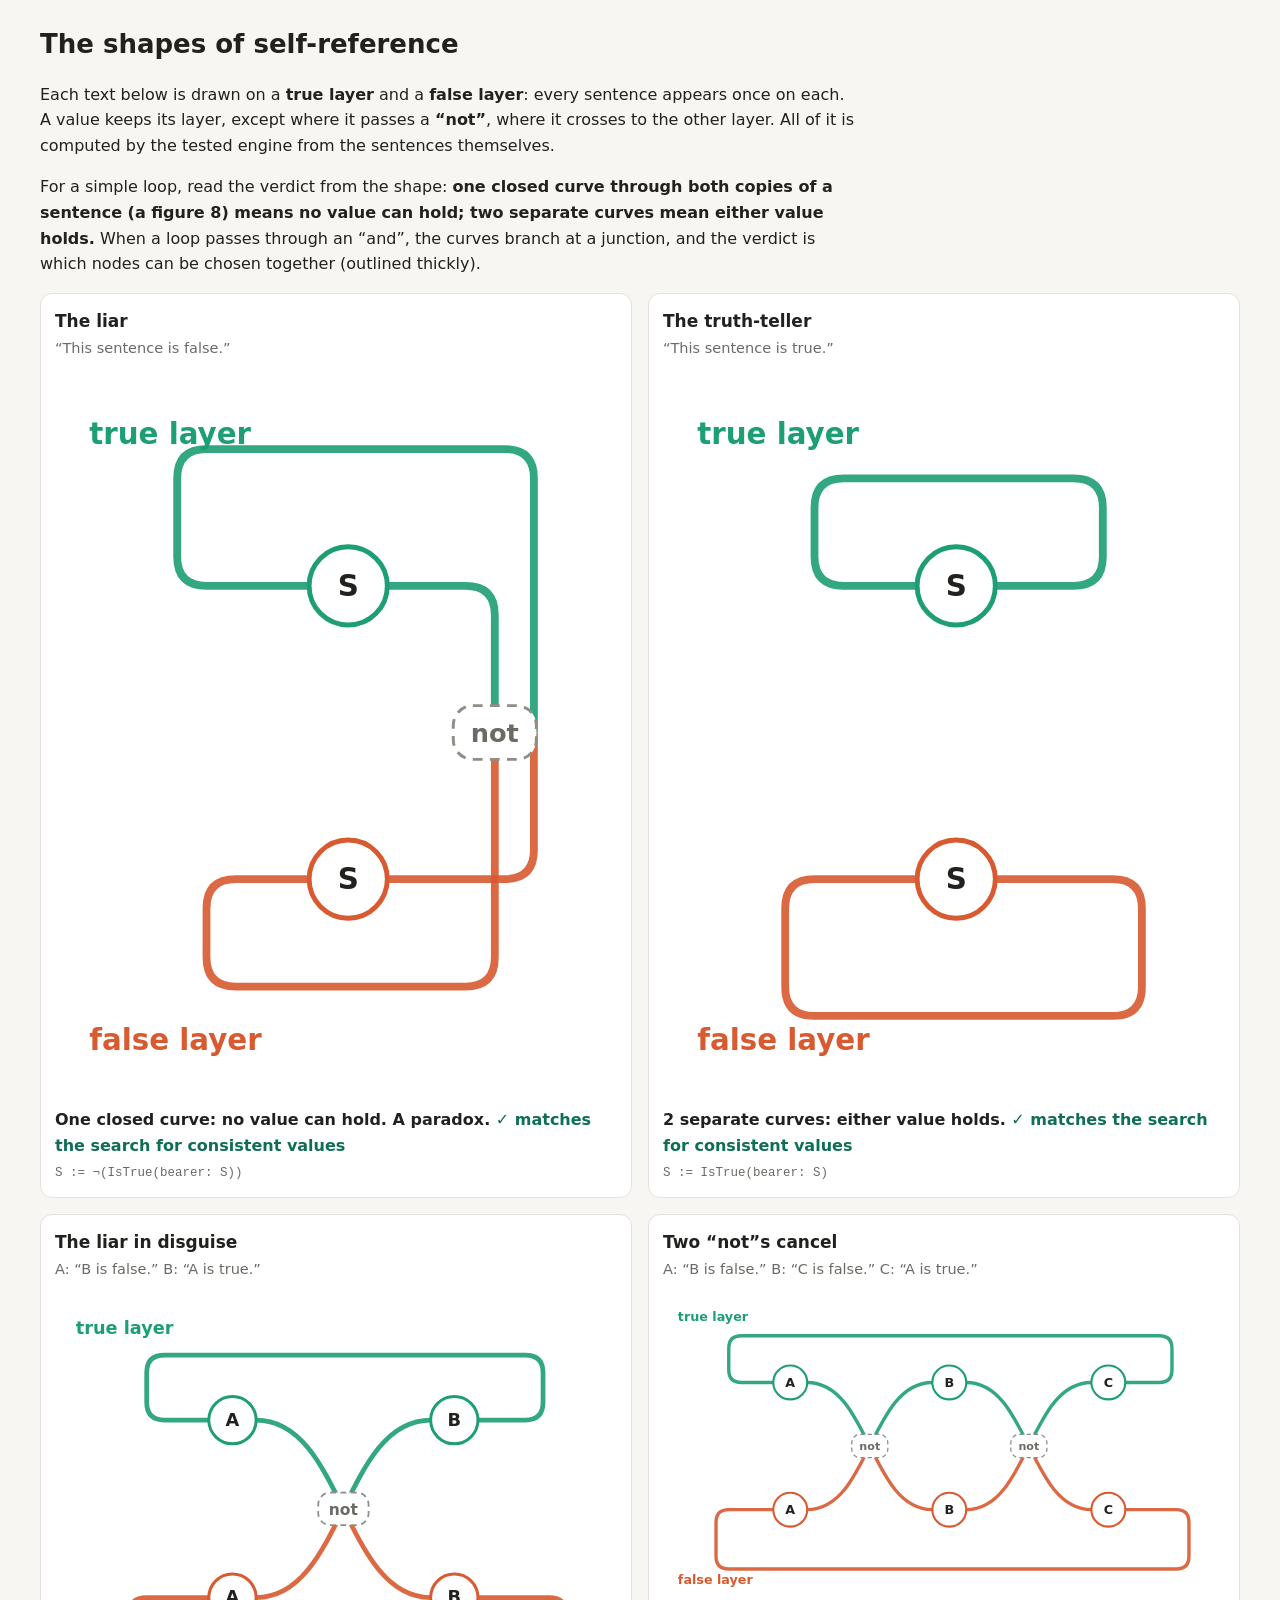
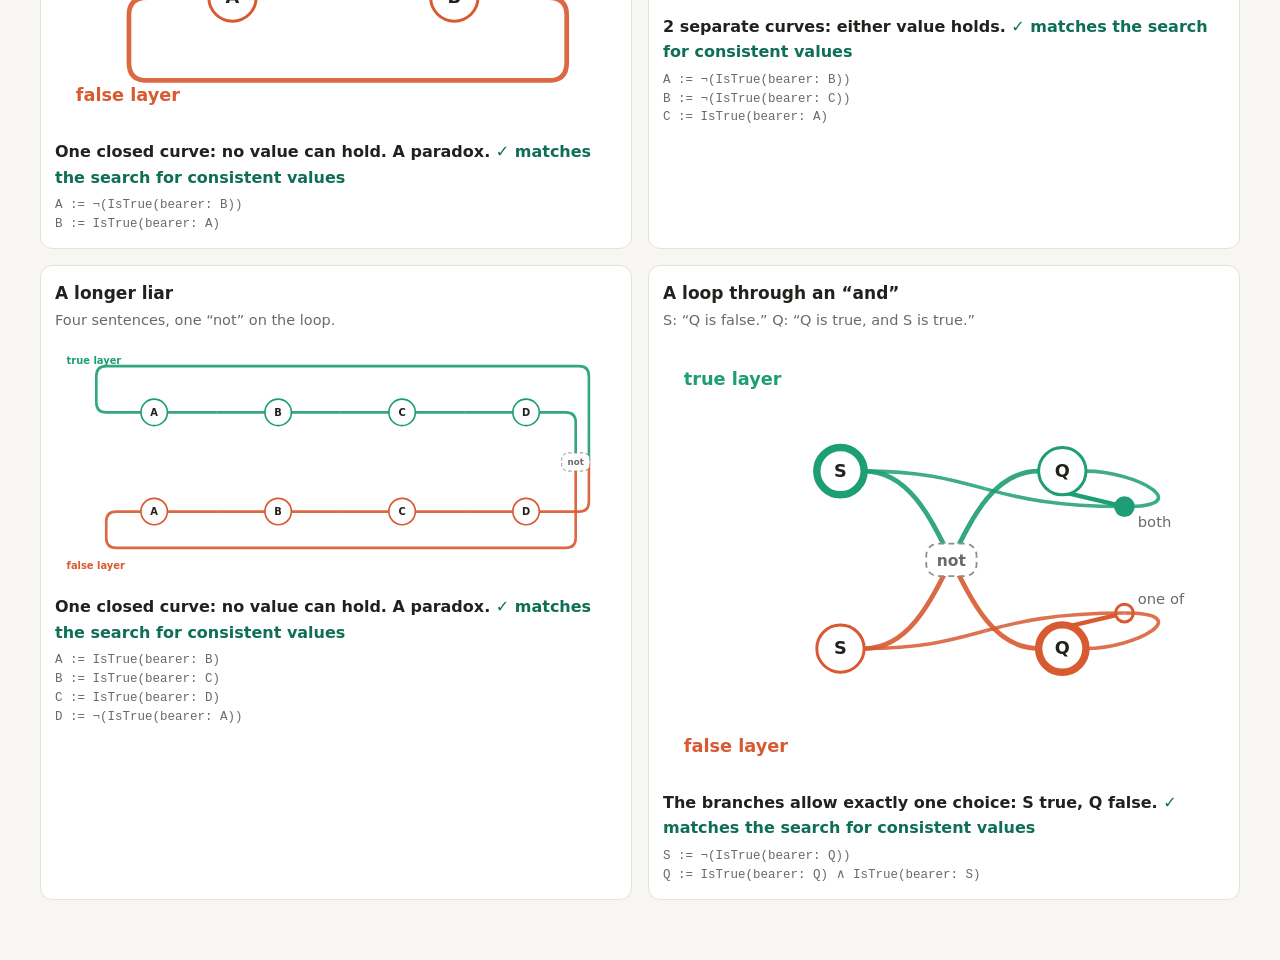
<file: shapes.html>
<!doctype html><html lang="en"><head><meta charset="utf-8"><meta name="viewport" content="width=device-width, initial-scale=1, viewport-fit=cover">
<title>The shapes of self-reference: value layers</title>
<style>
:root{--bg:#f7f6f2;--card:#fff;--ink:#22211e;--quiet:#6b6a64;--line:#8f8d85;--hair:#e4e2da;--ok:#0f6e56;--bad:#a32d2d;--ref:#2f7fd0;--cap:#e6f1fb;--capline:#185fa5;--capink:#0c447c;color-scheme:light;box-sizing:border-box;padding-top:env(safe-area-inset-top,0px);padding-bottom:env(safe-area-inset-bottom,0px)}
@media (prefers-color-scheme:dark){:root:not([data-theme="light"]){--bg:#1c1c1a;--card:#262624;--ink:#ecebe6;--quiet:#a8a69e;--line:#8a887f;--hair:#3a3935;--ok:#5dcaa5;--bad:#f09595;--ref:#85b7eb;--cap:#0c2d4d;--capline:#85b7eb;--capink:#cfe3f7;color-scheme:dark}}
:root[data-theme="dark"]{--bg:#1c1c1a;--card:#262624;--ink:#ecebe6;--quiet:#a8a69e;--line:#8a887f;--hair:#3a3935;--ok:#5dcaa5;--bad:#f09595;--ref:#85b7eb;--cap:#0c2d4d;--capline:#85b7eb;--capink:#cfe3f7;color-scheme:dark}
body{margin:0;background:var(--bg);color:var(--ink);font:16px/1.6 system-ui,-apple-system,"Segoe UI",sans-serif}
main{max-width:1200px;margin:0 auto;padding:24px 20px 60px}h1{font-size:26px;margin:0 0 6px}p{max-width:80ch}.q{color:var(--quiet)}
.grid{display:grid;grid-template-columns:repeat(auto-fill,minmax(500px,1fr));gap:16px;margin-top:16px}@media (max-width:600px){.grid{grid-template-columns:1fr}}
.card{background:var(--card);border:1px solid var(--hair);border-radius:12px;padding:14px;overflow:hidden}
.card h2{font-size:17px;margin:0 0 2px}.say{color:var(--quiet);margin:0 0 6px;font-size:14.5px}
.lsvg{width:100%;height:auto;display:block}.dsvg{width:100%;height:auto;display:block;max-height:220px;margin-top:6px}
.verdict{font-weight:600;margin:8px 0 0}.f{font:12.5px/1.5 ui-monospace,Menlo,Consolas,monospace;white-space:pre-wrap;color:var(--quiet);margin:6px 0 0}
.ok{color:var(--ok)}.no{color:var(--bad)}
</style></head><body><main>
<h1>The shapes of self-reference</h1>
<p>Each text below is drawn on a <b>true layer</b> and a <b>false layer</b>: every sentence appears once on each. A value keeps its layer, except where it passes a <b>“not”</b>, where it crosses to the other layer. All of it is computed by the tested engine from the sentences themselves.</p>
<p>For a simple loop, read the verdict from the shape: <b>one closed curve through both copies of a sentence (a figure 8) means no value can hold; two separate curves mean either value holds.</b> When a loop passes through an “and”, the curves branch at a junction, and the verdict is which nodes can be chosen together (outlined thickly).</p>
<div class="grid" id="g"></div>
<script>
// ===== vocabulary =====
const SORTS=['thing','sentence'];
const PREDS={Man:[['thing that is a man','thing']],Mortal:[['mortal thing','thing']],Falling:[['thing that falls','thing']],Blowing:[['thing that blows','thing']],Happy:[['happy one','thing']],Loves:[['lover','thing'],['loved','thing']],IsTrue:[['bearer','sentence']]};
const THINGS=['Snow','Wind','Romeo','Juliet','Socrates'];
const VARN=['x','y','z','u','v','w','p','q'];
// ===== seeded random =====
function rng(seed){let s=seed>>>0||1;return ()=>{s^=s<<13;s>>>=0;s^=s>>17;s^=s<<5;s>>>=0;return s/4294967296;};}
// ===== generator: texts in area normal form =====
// area = {lines:[{id,sort}], items:[item]} ; item = {t:'claim',pred,fill:[{kind:'name'|'sent'|'var',v}]} | {t:'enc',area}
function genText(R,nSent){const names=Array.from({length:nSent},(_,i)=>'S'+(i+1));let lid=0;
 function genArea(depth,scope){const area={lines:[],items:[]};const nl=depth>0&&R()<0.4?1+(R()<0.25?1:0):0;
  for(let i=0;i<nl;i++)area.lines.push({id:lid++,sort:'thing'});
  const sc=scope.concat(area.lines);const n=1+Math.floor(R()*(depth>1?3:2));
  for(let i=0;i<n;i++){if(depth>0&&R()<0.35)area.items.push({t:'enc',area:genArea(depth-1,sc)});else area.items.push(genClaim(sc));}
  area.lines.forEach(l=>{if(!uses(area,l.id)){const p=R()<0.5?'Happy':'Falling';area.items.push({t:'claim',pred:p,fill:[{kind:'var',v:l.id}]});}});
  return area;}
 function genClaim(sc){const ps=Object.keys(PREDS);
  return genClaimP(ps.filter(q=>q!=='Man'&&q!=='Mortal'),sc);}
 function genClaimP(ps0,sc){const pred=ps0[Math.floor(R()*ps0.length)];
  return {t:'claim',pred,fill:PREDS[pred].map(([r,s])=>{if(s==='sentence')return {kind:'sent',v:names[Math.floor(R()*names.length)]};const vs=sc.filter(l=>l.sort==='thing');if(vs.length&&R()<0.55)return {kind:'var',v:vs[Math.floor(R()*vs.length)].id};return {kind:'name',v:THINGS.slice(0,4)[Math.floor(R()*4)]};})};}
 return names.map(n=>({name:n,area:genArea(2,[])}));}
function uses(area,id){return area.items.some(it=>it.t==='claim'?it.fill.some(f=>f.kind==='var'&&f.v===id):uses(it.area,id));}
// ===== printing a text (canonical variable names by preorder of introduction) =====
function printText(text){let k=0;return text.map(d=>{const vm={};const pa=area=>{area.lines.forEach(l=>{vm[l.id]=VARN[k++]||('v'+k);});
  const body=area.items.length===0?'⊤':area.items.map(it=>it.t==='claim'?`${it.pred}(${PREDS[it.pred].map(([r],i)=>`${r}: ${it.fill[i].kind==='var'?vm[it.fill[i].v]:it.fill[i].v}`).join(', ')})`:`¬(${pa(it.area)})`).join(' ∧ ');
  return area.lines.length?area.lines.map(l=>'∃'+vm[l.id]).join(' ')+` (${body})`:body;};k=0;return `${d.name} := ${pa(d.area)}`;}).join('\n');}
// ===== layout: abstract diagram -> picture (shapes with positions), following rules D1-D6 =====
function layout(text){const shapes={boxes:[],encs:[],caps:[],things:[],roleArrows:[],refArrows:[],lines:[],dividers:[]};let cid=0;
 const PAD=14,GAP=12,TRUNK=14;
 function capW(p){return Math.max(70,p.length*8+22);}
 function measureItem(it){if(it.t==='claim'){const nn=it.fill.filter(f=>f.kind==='name').length;const tw=Math.max(0,...it.fill.filter(f=>f.kind==='name').map(f=>f.v.length*8+20));
   const hasRef=it.fill.some(f=>f.kind==='sent');return {w:capW(it.pred)+(nn?70+tw:0)+(hasRef?90:0),h:Math.max(28,nn*32)};}
  const m=measureArea(it.area);return {w:m.w+2*PAD,h:m.h+2*PAD+12};}
 function measureArea(area){const g=area.lines.length*TRUNK+(area.lines.length?8:0);const ms=area.items.map(measureItem);
  return {w:g+Math.max(40,...ms.map(m=>m.w))+4,h:Math.max(24,ms.reduce((s,m)=>s+m.h,0)+GAP*Math.max(0,ms.length-1))};}
 const pending=[];
 function placeArea(area,x,y,w,h,scopeLines,negs,boxName){negs=negs||0;const g=area.lines.length*TRUNK+(area.lines.length?8:0);const trunks={};
  area.lines.forEach((l,i)=>{trunks[l.id]={x:x+4+i*TRUNK,y0:y,y1:y+h,branches:[]};});
  const sc=Object.assign({},scopeLines,trunks);let cy=y;
  area.items.forEach(it=>{const m=measureItem(it);
   if(it.t==='claim'){const id='c'+(cid++);const cw=capW(it.pred);const cx=x+g;const capY=cy+(m.h-28)/2;
    shapes.caps.push({id,pred:it.pred,x:cx,y:capY,w:cw,h:28});let ni=0;const vRoles=it.fill.map((f,i)=>f.kind==='var'?i:-1).filter(i=>i>=0);
    it.fill.forEach((f,i)=>{const role=PREDS[it.pred][i][0];
     if(f.kind==='name'){const tw=f.v.length*8+20;const ty=cy+ni*32;const tx=cx+cw+70;shapes.things.push({name:f.v,x:tx,y:ty+2,w:tw,h:24});shapes.roleArrows.push({cap:id,role,from:[cx+cw,capY+14],to:[tx,ty+14]});ni++;}
     else if(f.kind==='sent'){pending.push({cap:id,role,from:[cx+cw,capY+14],target:f.v,neg:negs%2===1,inBox:boxName});}
     else{const off=vRoles.length>1?(vRoles.indexOf(i)-0.5)*12:0;const ay=capY+14+off;sc[f.v].branches.push({cap:id,role,at:[cx,ay]});}});}
   else{const ex=x+g,ew=m.w,eh=m.h;shapes.encs.push({x:ex,y:cy,w:ew,h:eh});placeArea(it.area,ex+PAD,cy+PAD+12,ew-2*PAD,eh-2*PAD-12,sc,negs+1,boxName);}
   const last=it===area.items[area.items.length-1];if(!last)shapes.dividers.push({x1:x+g,x2:x+w,y:cy+m.h+GAP/2});cy+=m.h+GAP;});
  area.lines.forEach(l=>{const t=trunks[l.id];const pts=[[t.x,t.y0+4],[t.x,Math.max(t.y0+8,...t.branches.map(b=>b.at[1]))]];
   shapes.lines.push({pts:[...pts,...t.branches.flatMap(b=>[[t.x,b.at[1]],b.at])],trunk:pts,branches:t.branches.map(b=>({from:[t.x,b.at[1]],to:b.at})),attach:t.branches.map(b=>({cap:b.cap,role:b.role,at:b.at}))});});}
 let bx=10;const boxPos={};
 text.forEach(d=>{const m=measureArea(d.area);const w=m.w+2*PAD,h=m.h+2*PAD+20;boxPos[d.name]={x:bx,y:60,w,h};shapes.boxes.push({name:d.name,x:bx,y:60,w,h});placeArea(d.area,bx+PAD,60+PAD+20,m.w,m.h,{},0,d.name);bx+=w+70;});
 pending.forEach(p=>{const b=boxPos[p.target];const self=p.target===p.inBox;shapes.refArrows.push({cap:p.cap,role:p.role,from:p.from,neg:p.neg,self,target:p.target,to:self?[b.x+b.w,p.from[1]]:[b.x+b.w/2+((p.from[0]%7)-3)*4,b.y]});});
 shapes.W=bx;shapes.H=Math.max(...shapes.boxes.map(b=>b.y+b.h))+20;return shapes;}
// ===== read-back: picture -> abstract diagram, from geometry only =====
const inside=(a,b)=>a.x>=b.x-0.5&&a.y>=b.y-0.5&&a.x+a.w<=b.x+b.w+0.5&&a.y+a.h<=b.y+b.h+0.5;
const ptIn=(p,b)=>p[0]>=b.x-0.5&&p[0]<=b.x+b.w+0.5&&p[1]>=b.y-0.5&&p[1]<=b.y+b.h+0.5;
const onOutline=(p,b)=>ptIn(p,b)&&(Math.abs(p[0]-b.x)<1.5||Math.abs(p[0]-b.x-b.w)<1.5||Math.abs(p[1]-b.y)<1.5||Math.abs(p[1]-b.y-b.h)<1.5);
const disjoint=(a,b)=>a.x+a.w<=b.x||b.x+b.w<=a.x||a.y+a.h<=b.y||b.y+b.h<=a.y;
class ReadErr extends Error{constructor(rule,msg){super(msg);this.rule=rule;}}
function readBack(sh){const C=[...sh.boxes.map(b=>({...b,kind:'box'})),...sh.encs.map(e=>({...e,kind:'enc'}))];
 for(let i=0;i<C.length;i++)for(let j=i+1;j<C.length;j++){const a=C[i],b=C[j];if(!(inside(a,b)||inside(b,a)||disjoint(a,b)))throw new ReadErr('D1','two outlines cross');}
 const smallest=(r,excl)=>C.filter(c=>c!==excl&&inside(r,c)).sort((p,q)=>p.w*p.h-q.w*q.h)[0];
 C.forEach(c=>{c.parent=c.kind==='box'?null:smallest(c,c);if(c.kind==='enc'&&!c.parent)throw new ReadErr('D1','an enclosure outside every sentence box');});
 sh.boxes.forEach(b=>{if(C.some(c=>c.kind==='enc'&&inside(b,c)))throw new ReadErr('D5','a sentence box inside an enclosure');});
 const boxOf=c=>c.kind==='box'?c:boxOf(c.parent);
 const caps=sh.caps.map(k=>({...k,area:smallest(k,null)}));
 caps.forEach(k=>{if(!k.area)throw new ReadErr('D1','a claim outside every sentence box');});
 // roles
 const fill={};caps.forEach(k=>fill[k.id]={});
 // Resolve visible arrow origins, then check their stored claim identifiers.
 [...sh.roleArrows,...sh.refArrows].forEach(a=>{const origins=caps.filter(k=>onOutline(a.from,k));
  if(origins.length!==1||origins[0].id!==a.cap)throw new ReadErr('D3','a role arrow must start on its claim outline');
 });
 const filledRoles=new Set();
 const checkRole=a=>{const k=caps.find(k=>k.id===a.cap),roles=k&&PREDS[k.pred];
  if(!roles||!roles.some(([r])=>r===a.role))throw new ReadErr('D3','unknown claim or role');
  const key=JSON.stringify([a.cap,a.role]);if(filledRoles.has(key))throw new ReadErr('D3','a role is filled more than once');filledRoles.add(key);
 };
 [...sh.roleArrows,...sh.refArrows,...sh.lines.flatMap(l=>l.attach)].forEach(checkRole);
 sh.roleArrows.forEach(a=>{const t=sh.things.find(t=>onOutline(a.to,t));if(!t)throw new ReadErr('D3',`role arrow "${a.role}" does not end on a thing box`);fill[a.cap][a.role]={kind:'name',v:t.name,sort:'thing'};});
 sh.refArrows.forEach(a=>{const b=sh.boxes.find(b=>onOutline(a.to,b));if(!b)throw new ReadErr('D3',`reference arrow "${a.role}" does not end on a sentence box`);fill[a.cap][a.role]={kind:'sent',v:b.name,sort:'sentence'};});
 const lines=sh.lines.map((l,i)=>{const homes=l.pts.map(p=>C.filter(c=>ptIn(p,{x:c.x,y:c.y,w:c.w,h:c.h})).sort((p,q)=>p.w*p.h-q.w*q.h)[0]).filter(Boolean);
  const depth=c=>c.parent?1+depth(c.parent):0;const home=homes.sort((a,b)=>depth(a)-depth(b))[0];if(!home)throw new ReadErr('D4','a heavy line outside every box');
  l.attach.forEach(a=>{const k=caps.find(k=>k.id===a.cap);if(!k||!(Math.abs(a.at[0]-k.x)<1.5&&a.at[1]>=k.y&&a.at[1]<=k.y+k.h))throw new ReadErr('D4','a heavy line does not meet its claim at the claim\u2019s edge');fill[a.cap][a.role]={kind:'var',v:'L'+i,sort:'thing'};});
  if(!l.attach.length)throw new ReadErr('D4','an idle heavy line');return {id:'L'+i,home,x:l.trunk[0][0]};});
 // build areas
 const areaOf=c=>{const items=[...caps.filter(k=>k.area===c).map(k=>({cy:k.y+k.h/2,x:k.x,h:k.h,it:k,t:'claim'})),...C.filter(e=>e.kind==='enc'&&e.parent===c).map(e=>({cy:e.y+e.h/2,x:e.x,h:e.h,it:e,t:'enc'}))];
  items.sort((a,b)=>Math.abs(a.cy-b.cy)<Math.min(a.h,b.h)/2?a.x-b.x:a.cy-b.cy);
  return {lines:lines.filter(l=>l.home===c).sort((a,b)=>a.x-b.x).map(l=>({id:l.id,sort:'thing'})),
   items:items.map(o=>{if(o.t==='enc')return {t:'enc',area:areaOf(o.it)};const k=o.it;const roles=PREDS[k.pred];if(!roles)throw new ReadErr('D3','unknown predicate '+k.pred);
    return {t:'claim',pred:k.pred,fill:roles.map(([r,s])=>{const f=fill[k.id][r];if(!f)throw new ReadErr('D3',`role "${r}" of ${k.pred} is not filled`);if(f.sort!==s)throw new ReadErr('D3',`role "${r}" needs a ${s}`);return {kind:f.kind,v:f.v};})};})};};
 const text=sh.boxes.slice().sort((a,b)=>a.x-b.x).map(b=>({name:b.name,area:areaOf(C.find(c=>c.kind==='box'&&c.name===b.name))}));
 // scope check (section 1, rule 2): a line's home must contain each claim it fills
 const contains=(outer,inner)=>{for(let c=inner;c;c=c.parent)if(c===outer)return true;return false;};
 lines.forEach(l=>Object.entries(fill).forEach(([cap,rs])=>Object.values(rs).forEach(f=>{if(f.kind==='var'&&f.v===l.id){const k=caps.find(k=>k.id===cap);if(!contains(l.home,k.area))throw new ReadErr('D4','a heavy line fills a claim outside its home area');}})));
 return text;}
// ===== semantics: on the formula (Tarski) and on the diagram (area by area), independently =====
function randWorld(R,sentNames){const ext={};['Falling','Blowing','Happy'].forEach(p=>ext[p]=new Set(THINGS.filter(()=>R()<0.5)));ext.Loves=new Set();THINGS.forEach(a=>THINGS.forEach(b=>{if(R()<0.3)ext.Loves.add(a+'|'+b);}));ext.IsTrue=new Set(sentNames.filter(()=>R()<0.5));return ext;}
const holds=(W,pred,args)=>W[pred].has(args.join('|'));
function evalFormula(area,W,env){ // Tarski, by recursion on the formula: ∃ over home lines, then ∧ of items
 const go=(i,e)=>{if(i===area.lines.length)return area.items.every(it=>it.t==='claim'?holds(W,it.pred,it.fill.map(f=>f.kind==='var'?e[f.v]:f.v)):!evalFormula(it.area,W,e));return THINGS.some(d=>go(i+1,{...e,[area.lines[i].id]:d}));};return go(0,env);}
function evalDiagram(area,W,asg){ // Dau-style: an area is true if some choice of objects for its home lines makes every item true
 const ids=area.lines.map(l=>l.id);const n=ids.length;const total=Math.pow(THINGS.length,n);
 for(let k=0;k<total;k++){const a={...asg};let r=k;ids.forEach(id=>{a[id]=THINGS[r%THINGS.length];r=Math.floor(r/THINGS.length);});
  let ok=true;for(const it of area.items){if(it.t==='enc'){if(evalDiagram(it.area,W,a)){ok=false;break;}}else{if(!holds(W,it.pred,it.fill.map(f=>f.kind==='var'?a[f.v]:f.v))){ok=false;break;}}}
  if(ok)return true;}return false;}
// ===== unfolding demonstration, not a semantic decision procedure =====
// Use solveClassical in semantics.js for classical verdicts, including quantifiers.
const clone=x=>JSON.parse(JSON.stringify(x));
const isBot=it=>it.t==='enc'&&it.area.items.length===0&&it.area.lines.length===0;
function simplify(area,log){let changed=true;while(changed){changed=false;
  for(const it of area.items)if(it.t==='enc'){if(simplify(it.area,log))changed=true;}
  if(area.items.some(isBot)&&area.items.length>1){area.items=[{t:'enc',area:{lines:[],items:[]}}];log.push('an empty \u201cnot\u201d makes its area false');changed=true;}
  const i=area.items.findIndex(it=>it.t==='enc'&&it.area.lines.length===0&&it.area.items.length===1&&it.area.items[0].t==='enc'&&!isBot(it.area.items[0]));
  if(i>=0){const inner=area.items[i].area.items[0].area;area.items.splice(i,1,...inner.items);area.lines.push(...inner.lines);log.push('double cut: two \u201cnot\u201ds with nothing between them are removed');changed=true;continue;}
  const j=area.items.findIndex(it=>it.t==='enc'&&it.area.items.length===1&&isBot(it.area.items[0]));
  if(j>=0){area.items.splice(j,1);log.push('double cut: a \u201cnot\u201d around an empty \u201cnot\u201d is removed');changed=true;}}
 return false;}
function evaluate(text,name,W,maxSteps){const defs=Object.fromEntries(text.map(d=>[d.name,d.area]));let area=clone(defs[name]);const steps=[{rule:'start',area:clone(area)}];const seen=new Map([[JSON.stringify(area),0]]);
 for(let s=0;s<maxSteps;s++){const log=[];simplify(area,log);if(log.length)steps.push({rule:log[0],area:clone(area)});
  if(area.items.length===0)return {result:true,halts:true,steps};
  if(area.items.length===1&&isBot(area.items[0]))return {result:false,halts:true,steps};
  let done=false;const visit=a=>{for(let i=0;i<a.items.length&&!done;i++){const it=a.items[i];if(it.t==='enc'){visit(it.area);continue;}
    if(it.pred==='IsTrue'){const tgt=clone(defs[it.fill[0].v]);a.items.splice(i,1,...(tgt.lines.length?[{t:'enc',area:{lines:[],items:[{t:'enc',area:tgt}]}}]:tgt.items));steps.push({rule:`unfold IsTrue(${it.fill[0].v})`,area:null});done=true;}
    else if(it.fill.every(f=>f.kind==='name')){const h=holds(W,it.pred,it.fill.map(f=>f.v));a.items.splice(i,1,...(h?[]:[{t:'enc',area:{lines:[],items:[]}}]));steps.push({rule:`look up ${it.pred}(${it.fill.map(f=>f.v).join(', ')}): ${h?'holds':'does not hold'}`,area:null});done=true;}}};
  visit(area);steps[steps.length-1].area=clone(area);
  if(!done)return {result:null,halts:false,steps,why:'unsupported'};
  const key=JSON.stringify(area);if(seen.has(key))return {result:null,halts:false,cycleFrom:seen.get(key),steps};seen.set(key,steps.length-1);}
 return {result:null,halts:false,steps,why:'step limit'};}
//{genText,printText,layout,readBack,ReadErr,randWorld,evalFormula,evalDiagram,evaluate,rng,THINGS,PREDS};

// ===== layout 2: the graph form. Every link is an edge: "says" (sentence to its parts), "inside" (a "not" to its parts),
// "home" (where a "something" sits), role edges (claim to what fills each role). =====
function graphLayout(text){const G={nodes:[],edges:[]};let nid=0;const COLW=150,ROWH=46;let row=0;const sentNode={};
 const add=(kind,label,col)=>{const id='n'+(nid++);const w=kind==='sent'?46:kind==='not'?48:kind==='var'?60:kind==='thing'?Math.max(56,label.length*8+18):Math.max(70,label.length*8+22);
  const n={id,kind,label,x:20+col*COLW,y:20+row*ROWH,w,h:30};G.nodes.push(n);return n;};
 const edge=(a,b,kind,label)=>G.edges.push({kind,label,from:[a.x+a.w,a.y+a.h/2],to:[b.x,b.y+b.h/2]});
 const pendingRefs=[];
 const placeArea=(parent,area,col,kindEdge,vmap)=>{area.lines.forEach(l=>{const v=add('var','something',col);vmap[l.id]=v;edge(parent,v,'home','home');row++;});
  area.items.forEach(it=>{if(it.t==='enc'){const n=add('not','not',col);edge(parent,n,kindEdge);row++;placeArea(n,it.area,col+1,'inside',Object.assign({},vmap));}
   else{const c=add('claim',it.pred,col);edge(parent,c,kindEdge);const r0=row;row++;
    it.fill.forEach((f,i)=>{const role=PREDS[it.pred][i][0];if(f.kind==='name'){const keep=row;row=r0+i;const t=add('thing',f.v,col+1);row=Math.max(keep,row+1);edge(c,t,'role',role);}
     else if(f.kind==='var'){const v=vmap[f.v];G.edges.push({kind:'role',label:role,from:[c.x,c.y+c.h/2+4],to:[v.x+v.w,v.y+v.h/2+(i?6:-6)],back:true});}
     else pendingRefs.push({c,role,target:f.v});});}});};
 text.forEach(d=>{const s=add('sent',d.name,0);sentNode[d.name]=s;row++;placeArea(s,d.area,1,'says',{});row++;});
 pendingRefs.forEach(p=>{const s=sentNode[p.target];G.edges.push({kind:'role',label:p.role,ref:true,from:[p.c.x+p.c.w,p.c.y+p.c.h/2],to:[s.x+s.w/2,s.y+s.h]});});
 G.W=Math.max(...G.nodes.map(n=>n.x+n.w))+30;G.H=Math.max(...G.nodes.map(n=>n.y+n.h))+30;return G;}
// ===== read-back for the graph form: follow the edges; nothing is read from nesting =====
function graphReadBack(G){const at=p=>G.nodes.filter(n=>onOutline(p,n));
 const E=G.edges.map(e=>{const a=at(e.from),b=at(e.to);if(a.length!==1||b.length!==1)throw new ReadErr('G1',`an edge does not run from one node's outline to another's`);return {...e,a:a[0],b:b[0]};});
 const parentOf={};E.filter(e=>e.kind==='says'||e.kind==='inside'||e.kind==='home').forEach(e=>{if(parentOf[e.b.id])throw new ReadErr('G2','a node has two parents');parentOf[e.b.id]=e.a;});
 const filledRoles=new Set();E.filter(e=>e.kind==='role').forEach(e=>{
  const roles=e.a.kind==='claim'&&PREDS[e.a.label];
  if(!roles||!roles.some(([r])=>r===e.label))throw new ReadErr('G3','unknown claim or role');
  const key=JSON.stringify([e.a.id,e.label]);if(filledRoles.has(key))throw new ReadErr('G3','a role is filled more than once');filledRoles.add(key);
 });
 G.nodes.forEach(n=>{if(n.kind!=='sent'&&n.kind!=='thing'&&!parentOf[n.id])throw new ReadErr('G2',`a "${n.label}" node hangs loose`);});
 const kids=(n,kinds)=>E.filter(e=>e.a===n&&kinds.includes(e.kind)).map(e=>e.b).sort((p,q)=>p.y-q.y||p.x-q.x);
 const inScope=(v,c)=>{const home=parentOf[v.id];for(let n=parentOf[c.id];n;n=parentOf[n.id])if(n===home)return true;return false;};
 const area=n=>({lines:kids(n,['home']).map(v=>({id:v.id,sort:'thing'})),items:kids(n,['says','inside']).filter(m=>m.kind!=='var').map(m=>{
   if(m.kind==='not')return {t:'enc',area:area(m)};if(m.kind!=='claim')throw new ReadErr('G2','a sentence or thing cannot be part of a sentence');
   const rs=E.filter(e=>e.kind==='role'&&e.a===m);const roles=PREDS[m.label];
   return {t:'claim',pred:m.label,fill:roles.map(([r,s])=>{const e=rs.find(e=>e.label===r);if(!e)throw new ReadErr('G3',`role "${r}" of ${m.label} is not filled`);const t=e.b;
    if(t.kind==='var'){if(!inScope(t,m))throw new ReadErr('G4','a "something" fills a claim outside its home');return {kind:'var',v:t.id};}
    if(s==='sentence'){if(t.kind!=='sent')throw new ReadErr('G3',`role "${r}" needs a sentence`);return {kind:'sent',v:t.label};}
    if(t.kind!=='thing')throw new ReadErr('G3',`role "${r}" needs a thing`);return {kind:'name',v:t.label};})};})});
 return G.nodes.filter(n=>n.kind==='sent').sort((p,q)=>p.y-q.y).map(s=>({name:s.label,area:area(s)}));}
// ===== value layers: the implication graph drawn on a true layer and a false layer =====
// For a "pure loop" text (each sentence says (not)^k IsTrue(next)), each node (sentence, value) has exactly one successor,
// so the layers fall apart into closed curves. This counts them.
function valueLayers(text){const name=text.map(d=>d.name);const step={};
 text.forEach(d=>{let a=d.area,k=0;while(a.items.length===1&&a.items[0].t==='enc'){k++;a=a.items[0].area;}const c=a.items[0];step[d.name]={to:c.fill[0].v,flip:k%2===1};});
 const succ=(s,v)=>[step[s].to,step[s].flip?!v:v];const seen=new Set();const curves=[];
 name.forEach(s=>[true,false].forEach(v=>{const k=s+v;if(seen.has(k))return;const cur=[];let x=[s,v];while(!seen.has(x[0]+x[1])){seen.add(x[0]+x[1]);cur.push(x);x=succ(x[0],x[1]);}curves.push(cur);}));
 return curves;}
function pureLoop(R,n){const names=Array.from({length:n},(_,i)=>'S'+(i+1));return names.map((s,i)=>{let a={lines:[],items:[{t:'claim',pred:'IsTrue',fill:[{kind:'sent',v:names[(i+1)%n]}]}]};const k=Math.floor(R()*3);for(let j=0;j<k;j++)a={lines:[],items:[{t:'enc',area:a}]};return {name:s,area:a};});}
function hasConsistentValue(text){const n=text.length;const names=text.map(d=>d.name);
 for(let m=0;m<(1<<n);m++){const W={Falling:new Set(),Blowing:new Set(),Happy:new Set(),Loves:new Set(),Man:new Set(),Mortal:new Set(),IsTrue:new Set(names.filter((_,i)=>m>>i&1))};
  if(text.every((d,i)=>evalFormula(d.area,W,{})===!!(m>>i&1)))return true;}return false;}
//{graphLayout,graphReadBack,valueLayers,pureLoop,hasConsistentValue};

// ===== value layers for texts whose sentences are "and"s of (not)^k IsTrue(...) claims =====
// literal = {to, val}: "the sentence `to` has value `val`"
function literalsOf(area){let a=area,k=0;const out=[];const walk=(a,k)=>{a.items.forEach(it=>{if(it.t==='enc'){walk(it.area,k+1);}else out.push({to:it.fill[0].v,neg:k%2===1});});};
 // only conjunctions of (not)^k IsTrue(..), where each "not" encloses exactly one item
 const ok=(a)=>a.lines.length===0&&a.items.every(it=>it.t==='claim'?it.pred==='IsTrue':(it.area.items.length===1&&ok(it.area)));if(!ok(area))return null;walk(area,0);return out;}
function implication(text){const names=text.map(d=>d.name);const L=Object.fromEntries(text.map(d=>[d.name,literalsOf(d.area)]));if(names.some(n=>!L[n]))return null;
 // supposing S true: every literal must hold ("both"); supposing S false: at least one must fail ("one of")
 const out={};names.forEach(n=>{const ls=L[n];out[n+'T']={kind:ls.length>1?'both':'one',to:ls.map(l=>l.to+(l.neg?'F':'T'))};out[n+'F']={kind:ls.length>1?'oneof':'one',to:ls.map(l=>l.to+(l.neg?'T':'F'))};});
 return {names,out,pure:names.every(n=>L[n].length===1)};}
function fixedPoints(text){const n=text.length,names=text.map(d=>d.name),fps=[];
 for(let m=0;m<(1<<n);m++){const W={Falling:new Set(),Blowing:new Set(),Happy:new Set(),Loves:new Set(),Man:new Set(),Mortal:new Set(),IsTrue:new Set(names.filter((_,i)=>m>>i&1))};
  if(text.every((d,i)=>evalFormula(d.area,W,{})===!!(m>>i&1)))fps.push(Object.fromEntries(names.map((nm,i)=>[nm,!!(m>>i&1)])));}return fps;}
//{implication,fixedPoints,literalsOf};

// ===== presentation renderer: draws the engine's shapes in the visual grammar (decorations are ignored by the read-back) =====
const SVGNS='http://www.w3.org/2000/svg';
function sel(t,a,p){const e=document.createElementNS(SVGNS,t);for(const k in a)e.setAttribute(k,a[k]);if(p)p.appendChild(e);return e;}
function stext(p,x,y,txt,a){const t=sel('text',Object.assign({x,y,fill:'var(--ink)','font-size':13},a||{}),p);t.textContent=txt;return t;}
function drawShapes(sh,opts){opts=opts||{};const W=Math.max(sh.W,...sh.encs.map(e=>e.x+e.w+20),...sh.boxes.map(b=>b.x+b.w+20)),H=sh.H+10;const cross=sh.refArrows.filter(a=>!a.self);const y0=Math.min(...sh.boxes.map(b=>b.y),...cross.map((a,i)=>a.to[1]-34-16*i))-8;
 const s=sel('svg',{viewBox:`0 ${y0} ${W} ${H-y0}`,role:'img','aria-label':opts.label||'A sentence drawn in the diagram language',class:'dsvg'});
 const d=sel('defs',{},s);[['ar','var(--line)'],['rf','var(--ref)']].forEach(([id,c])=>{const m=sel('marker',{id:id+(opts.uid||''),viewBox:'0 0 10 10',refX:9,refY:5,markerWidth:6,markerHeight:6,orient:'auto-start-reverse'},d);sel('path',{d:'M0 0L10 5L0 10z',fill:c},m);});
 const u=opts.uid||'';
 sh.boxes.forEach(b=>{sel('rect',{x:b.x,y:b.y,width:b.w,height:b.h,rx:5,fill:'none',stroke:'var(--line)','stroke-width':1.5},s);stext(s,b.x+10,b.y+19,b.name,{'font-size':15,'font-weight':700});stext(s,b.x+16+b.name.length*10,b.y+18,'sentence',{'font-size':11,fill:'var(--quiet)'});});
 sh.encs.forEach(e=>{sel('rect',{x:e.x,y:e.y,width:e.w,height:e.h,rx:13,fill:'none',stroke:'var(--line)','stroke-width':1.4,'stroke-dasharray':'6 4'},s);stext(s,e.x+9,e.y+15,'not',{'font-size':11.5,'font-weight':700,fill:'var(--quiet)'});});
 (sh.dividers||[]).forEach(v=>{sel('path',{d:`M${v.x1} ${v.y}H${v.x2-6}`,stroke:'var(--line)','stroke-width':1,'stroke-dasharray':'4 4'},s);const g=sel('g',{},s);sel('rect',{x:v.x1+4,y:v.y-9,width:30,height:18,rx:9,fill:'var(--card)',stroke:'var(--line)','stroke-width':1},g);stext(g,v.x1+19,v.y+4,'and',{'font-size':10.5,'text-anchor':'middle',fill:'var(--quiet)'});});
 sh.lines.forEach((l,i)=>{sel('path',{d:`M${l.trunk[0][0]} ${l.trunk[0][1]}V${l.trunk[1][1]}`,stroke:'var(--ink)','stroke-width':4,fill:'none','stroke-linecap':'round'},s);l.branches.forEach(b=>sel('path',{d:`M${b.from[0]} ${b.from[1]}H${b.to[0]}`,stroke:'var(--ink)','stroke-width':3,fill:'none'},s));
  l.attach.forEach(at=>{const c=sh.caps.find(k=>k.id===at.cap);stext(s,c.x+4,c.y-4,at.role+' · thing',{'font-size':9.5,fill:'var(--quiet)','font-style':'italic'});});});
 sh.caps.forEach(c=>{sel('rect',{x:c.x,y:c.y,width:c.w,height:c.h,rx:14,fill:'var(--cap)',stroke:'var(--capline)','stroke-width':1.3},s);stext(s,c.x+c.w/2,c.y+18,c.pred,{'font-size':13,fill:'var(--capink)','text-anchor':'middle'});});
 sh.things.forEach(t=>{sel('rect',{x:t.x,y:t.y,width:t.w,height:t.h,rx:5,fill:'none',stroke:'var(--line)','stroke-width':1.3},s);stext(s,t.x+t.w/2,t.y+16,t.name,{'font-size':12.5,'text-anchor':'middle'});});
 sh.roleArrows.forEach(a=>{sel('path',{d:`M${a.from[0]} ${a.from[1]}L${a.to[0]} ${a.to[1]}`,stroke:'var(--line)','stroke-width':1.3,fill:'none','marker-end':`url(#ar${u})`},s);const mx=(a.from[0]+a.to[0])/2,my=(a.from[1]+a.to[1])/2;stext(s,mx,my-5,a.role,{'font-size':10.5,fill:'var(--quiet)','text-anchor':'middle'});stext(s,mx,my+12,'thing',{'font-size':9.5,fill:'var(--quiet)','text-anchor':'middle','font-style':'italic'});});
 sh.refArrows.forEach(a=>{if(a.self){sel('path',{d:`M${a.from[0]} ${a.from[1]}H${a.to[0]}`,stroke:'var(--ref)','stroke-width':2,fill:'none','marker-end':`url(#rf${u})`},s);const mx=(a.from[0]+a.to[0])/2+10;stext(s,mx,a.from[1]-6,a.role+': '+a.target+' itself',{'font-size':10.5,fill:'var(--quiet)','text-anchor':'middle'});stext(s,mx,a.from[1]+13,'sentence',{'font-size':9.5,fill:'var(--quiet)','text-anchor':'middle','font-style':'italic'});}
  else{const i=cross.indexOf(a);const lane=a.to[1]-22-16*i;const mx=a.from[0]+24+8*i;sel('path',{d:`M${a.from[0]} ${a.from[1]}H${mx}V${lane}H${a.to[0]}V${a.to[1]}`,stroke:'var(--ref)','stroke-width':2,fill:'none','marker-end':`url(#rf${u})`},s);stext(s,(mx+a.to[0])/2,lane-4,`${a.role}: ${a.target} · sentence`,{'font-size':10.5,fill:'var(--quiet)','text-anchor':'middle'});}
  if(a.neg){const g=sel('g',{},s);sel('circle',{cx:a.from[0]+17,cy:a.from[1],r:8,fill:'var(--card)',stroke:'var(--line)','stroke-width':1.2},g);stext(g,a.from[0]+17,a.from[1]+4,'\u2212',{'font-size':12,'font-weight':700,'text-anchor':'middle'});}});
 return s;}

// ===== drawing value layers: sentences in a row, true layer above, false layer below; a crossing at each "not" =====
function drawLayers(text,opt){opt=opt||{};const imp=implication(text);const names=imp.names;const n=names.length;const T='#1D9E75',F='#D85A30';
 const X=i=>120+i*150,YT=90,YF=210,Y=v=>v?YT:YF;const W=X(n-1)+110,H=300;
 const s=sel('svg',{viewBox:`0 0 ${W} ${H}`,role:'img','aria-label':opt.label||'Value layers',class:'lsvg'});
 const lt=stext(s,14,YT-58,'true layer',{'font-size':12,fill:T,'font-weight':700});const lf=stext(s,14,YF+70,'false layer',{'font-size':12,fill:F,'font-weight':700});
 const pos=k=>[X(names.indexOf(k.slice(0,-1))),Y(k.endsWith('T'))];
 const notMark=(x,y)=>{sel('rect',{x:x-17,y:y-11,width:34,height:22,rx:8,fill:'var(--card)',stroke:'var(--line)','stroke-width':1.2,'stroke-dasharray':'4 3'},s);stext(s,x,y+4,'not',{'font-size':10.5,'font-weight':700,fill:'var(--quiet)','text-anchor':'middle'});};
 const marks=[];
 const halves=(P0,P1,P2,P3)=>{const m=(a,b)=>[(a[0]+b[0])/2,(a[1]+b[1])/2];const Q1=m(P0,P1),H=m(P1,P2),R2=m(P2,P3),Q2=m(Q1,H),R1=m(H,R2),M=m(Q2,R1);
  return [`M${P0[0]} ${P0[1]}C${Q1[0]} ${Q1[1]} ${Q2[0]} ${Q2[1]} ${M[0]} ${M[1]}`,`M${M[0]} ${M[1]}C${R1[0]} ${R1[1]} ${R2[0]} ${R2[1]} ${P3[0]} ${P3[1]}`,M];};
 const route=(from,to,vFrom,vTo,lane)=>{const [ax,ay]=from,[bx,by]=to;const flip=vFrom!==vTo;const cA=vFrom?T:F,cB=vTo?T:F;
  if(bx>ax){const mx=(ax+bx)/2;const [d1,d2,M]=halves([ax+16,ay],[mx,ay],[mx,by],[bx-16,by]);if(!flip)return [[d1,cA],[d2,cA]];marks.push(M);return [[d1,cA],[d2,cB]];}
  // wrap-around: right, round the outside of the target's layer, in from the left; split at the "not" only when the value flips
  const rx=X(n-1)+60+lane*16,outer=vTo?YT-44-lane*12:YF+44+lane*12,lx=X(0)-58-lane*12,r=12;const up=outer<ay?-1:1,dn=by<outer?-1:1;const my=(YT+YF)/2;
  const tail=`Q${rx} ${outer} ${rx-r} ${outer}H${lx+r}Q${lx} ${outer} ${lx} ${outer+dn*r}V${by-dn*r}Q${lx} ${by} ${lx+r} ${by}H${bx-16}`;
  if(!flip)return [[`M${ax+16} ${ay}H${rx-r}Q${rx} ${ay} ${rx} ${ay+up*r}V${outer-up*r}`+tail,cA]];
  marks.push([rx,my]);return [[`M${ax+16} ${ay}H${rx-r}Q${rx} ${ay} ${rx} ${ay+up*r}V${my}`,cA],[`M${rx} ${my}V${outer-up*r}`+tail,cB]];};
 let lane=0;
 Object.entries(imp.out).forEach(([k,e])=>{const from=pos(k),vFrom=k.endsWith('T');
  if(e.to.length===1){const tk=e.to[0];const to=pos(tk);const wrap=to[0]<=from[0];route(from,to,vFrom,tk.endsWith('T'),wrap?lane++:0).forEach(([d,c])=>sel('path',{d,fill:'none',stroke:c,'stroke-width':3.2,opacity:0.9},s));}
  else{const jx=from[0]+42,jy=from[1]+(vFrom?24:-24);sel('path',{d:`M${from[0]} ${from[1]+(vFrom?14:-14)}L${jx} ${jy}`,stroke:vFrom?T:F,'stroke-width':3,fill:'none'},s);
   sel('circle',{cx:jx,cy:jy,r:6,fill:e.kind==='both'?(vFrom?T:F):'var(--card)',stroke:vFrom?T:F,'stroke-width':2},s);stext(s,jx+9,jy+(vFrom?14:-6),e.kind==='both'?'both':'one of',{'font-size':10,fill:'var(--quiet)'});
   e.to.forEach(tk=>{const to=pos(tk);const self=to[0]===from[0]&&to[1]===from[1];const flip=vFrom!==tk.endsWith('T');
    const d=self?`M${jx} ${jy}C${jx+50} ${jy} ${to[0]+50} ${to[1]} ${to[0]+16} ${to[1]}`:`M${jx} ${jy}C${(jx+to[0])/2} ${jy} ${(jx+to[0])/2} ${to[1]} ${to[0]+(to[0]<jx?16:-16)} ${to[1]}`;
    const mx=(jx+to[0])/2;const end=to[0]+(to[0]<jx?16:-16);const [h1,h2,M]=halves([jx,jy],[mx,jy],[mx,to[1]],[end,to[1]]);if(flip&&!self)marks.push(M);const d1=self?d:h1,d2=h2;sel('path',{d:d1,fill:'none',stroke:vFrom?T:F,'stroke-width':2.4,opacity:0.85},s);if(!self)sel('path',{d:d2,fill:'none',stroke:tk.endsWith('T')?T:F,'stroke-width':2.4,opacity:0.85},s);});}});
 const merged=[];marks.forEach(m=>{if(!merged.some(q=>Math.abs(q[0]-m[0])<40&&Math.abs(q[1]-m[1])<30))merged.push(m);});merged.forEach(([x,y])=>notMark(x,y));
 const fps=opt.fps||[];
 names.forEach((nm,i)=>[true,false].forEach(v=>{const chosen=fps.length===1&&fps[0][nm]===v;sel('circle',{cx:X(i),cy:Y(v),r:16,fill:'var(--card)',stroke:v?T:F,'stroke-width':chosen?5:2},s);stext(s,X(i),Y(v)+4,nm,{'font-size':12,'font-weight':700,'text-anchor':'middle'});}));
 return s;}

const A=(...items)=>({lines:[],items}),C=v=>({t:'claim',pred:'IsTrue',fill:[{kind:'sent',v}]}),N=a=>({t:'enc',area:a});
const EX=[
 ['The liar','“This sentence is false.”',[{name:'S',area:A(N(A(C('S'))))}]],
 ['The truth-teller','“This sentence is true.”',[{name:'S',area:A(C('S'))}]],
 ['The liar in disguise','A: “B is false.” B: “A is true.”',[{name:'A',area:A(N(A(C('B'))))},{name:'B',area:A(C('A'))}]],
 ['Two “not”s cancel','A: “B is false.” B: “C is false.” C: “A is true.”',[{name:'A',area:A(N(A(C('B'))))},{name:'B',area:A(N(A(C('C'))))},{name:'C',area:A(C('A'))}]],
 ['A longer liar','Four sentences, one “not” on the loop.',[{name:'A',area:A(C('B'))},{name:'B',area:A(C('C'))},{name:'C',area:A(C('D'))},{name:'D',area:A(N(A(C('A'))))}]],
 ['A loop through an “and”','S: “Q is false.” Q: “Q is true, and S is true.”',[{name:'S',area:A(N(A(C('Q'))))},{name:'Q',area:A(C('Q'),C('S'))}]]];
const g=document.getElementById('g');
EX.forEach(([title,say,text],i)=>{const imp=implication(text);const fps=fixedPoints(text);const c=document.createElement('div');c.className='card';
 c.innerHTML=`<h2>${title}</h2><p class="say">${say}</p>`;c.appendChild(drawLayers(text,{fps,label:title}));
 let verdict;if(imp.pure){const cv=valueLayers(text);verdict=cv.length===1?`One closed curve: no value can hold. A paradox.`:`${cv.length} separate curves: either value holds.`;}
 else verdict=fps.length===0?'The branches leave no consistent choice: a paradox.':fps.length===1?`The branches allow exactly one choice: ${Object.entries(fps[0]).map(([k,v])=>k+' '+(v?'true':'false')).join(', ')}.`:`The branches allow ${fps.length} choices.`;
 const check=imp.pure?((valueLayers(text).length===1)===(fps.length===0)):true;
 const v=document.createElement('p');v.className='verdict';v.innerHTML=`${verdict} <span class="${check?'ok':'no'}">${check?'✓ matches the search for consistent values':'✗'}</span>`;c.appendChild(v);
 const f=document.createElement('div');f.className='f';f.textContent=printText(text);c.appendChild(f);g.appendChild(c);});
</script></main></body></html>
</file>
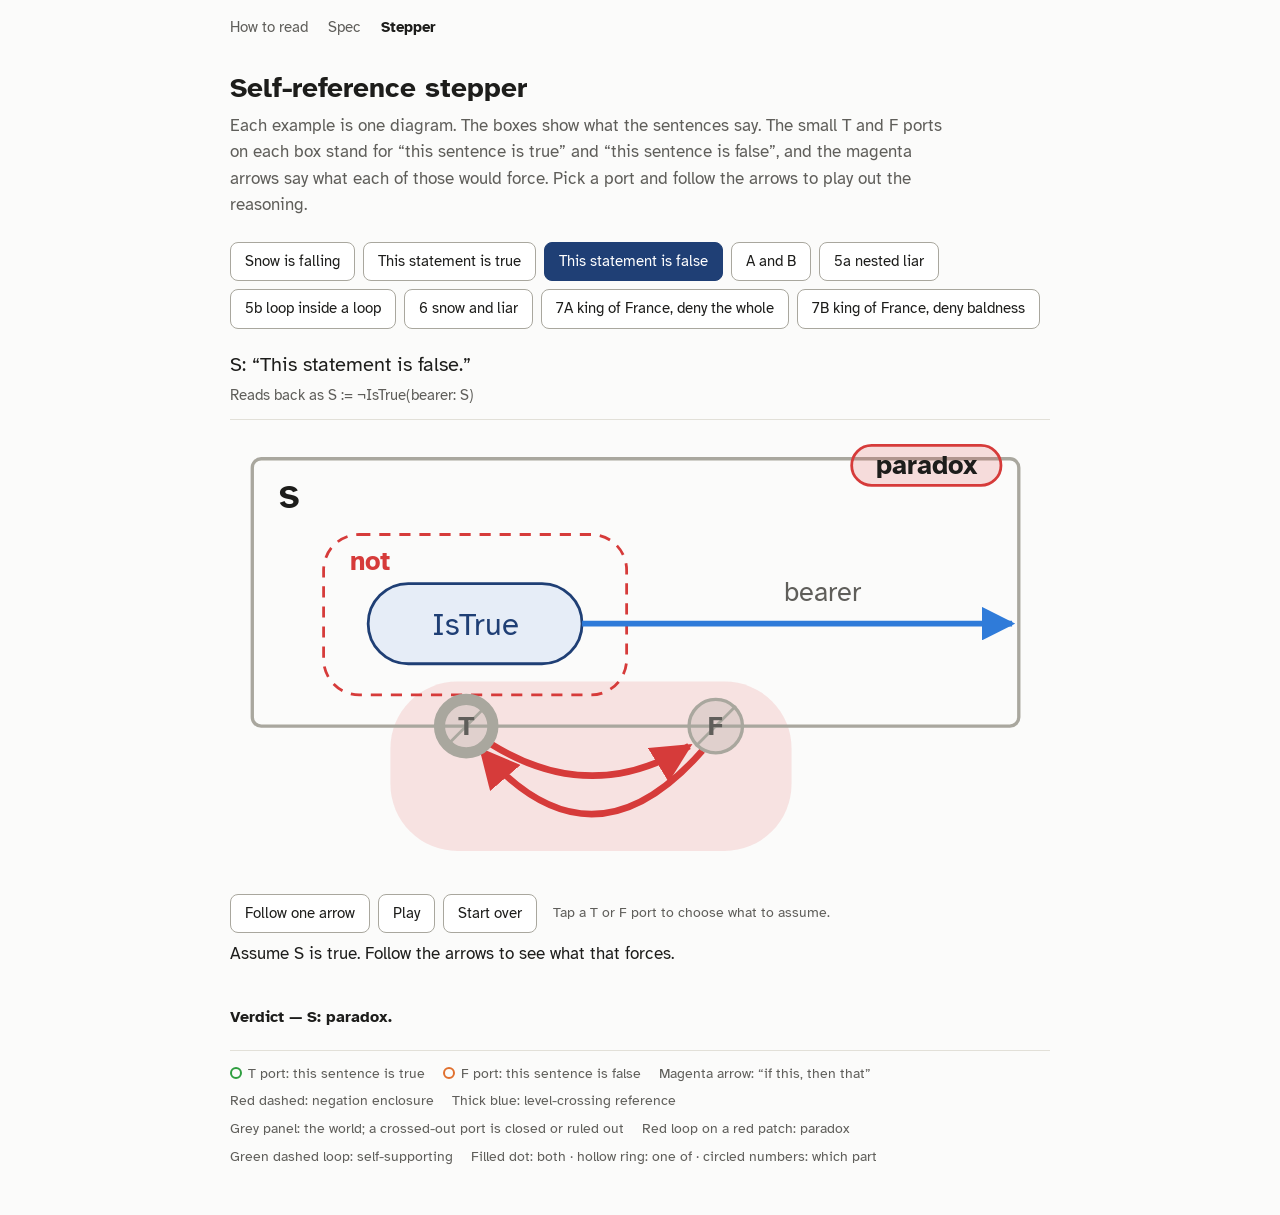
<file: stepper.html>
<!DOCTYPE html>
<html lang="en">
<head>
<meta charset="utf-8">
<meta name="viewport" content="width=device-width, initial-scale=1, viewport-fit=cover">
<title>Self-reference stepper</title>
<link rel="preconnect" href="https://fonts.googleapis.com">
<link rel="preconnect" href="https://fonts.gstatic.com" crossorigin>
<link href="https://fonts.googleapis.com/css2?family=Atkinson+Hyperlegible:wght@400;700&display=swap" rel="stylesheet">
<style>
:root{box-sizing:border-box;padding-top:env(safe-area-inset-top,0px);padding-bottom:env(safe-area-inset-bottom,0px);
--bg:#fbfbfa;--ink:#1d1d1b;--quiet:#5f5e5a;--line:#a9a79e;--hair:#e2e0d8;
--cap-fill:#E6EDF7;--cap-stroke:#1F3F75;--cap-ink:#1F3F75;--cut:#D63B3A;--ref:#2F7BD9;
--pT:#2E9E3F;--pF:#E0702E;--imp:#C93F7E;--btn:#ffffff;--btn-on:#1F3F75;--btn-on-ink:#ffffff}
@media (prefers-color-scheme:dark){:root:not([data-theme="light"]){color-scheme:dark;
--bg:#181817;--ink:#ecebe6;--quiet:#a8a69e;--line:#6f6d66;--hair:#33322f;
--cap-fill:#1f2f4d;--cap-stroke:#8fb0e6;--cap-ink:#d7e3f7;--cut:#f07a79;--ref:#6ea6f0;
--pT:#5cc96c;--pF:#f29a5e;--imp:#ec7fb0;--btn:#22221f;--btn-on:#8fb0e6;--btn-on-ink:#111a2b}}
:root[data-theme="dark"]{color-scheme:dark;
--bg:#181817;--ink:#ecebe6;--quiet:#a8a69e;--line:#6f6d66;--hair:#33322f;
--cap-fill:#1f2f4d;--cap-stroke:#8fb0e6;--cap-ink:#d7e3f7;--cut:#f07a79;--ref:#6ea6f0;
--pT:#5cc96c;--pF:#f29a5e;--imp:#ec7fb0;--btn:#22221f;--btn-on:#8fb0e6;--btn-on-ink:#111a2b}
html{scroll-padding-top:env(safe-area-inset-top,0px)}
*{box-sizing:border-box}
body{margin:0;background:var(--bg);color:var(--ink);font-family:"Atkinson Hyperlegible",system-ui,-apple-system,"Segoe UI",sans-serif;font-size:17px;line-height:1.55}
main{max-width:860px;margin:0 auto;padding:32px 20px 48px}
h1{font-size:28px;line-height:1.2;margin:0 0 8px;font-weight:700}
.lede{max-width:66ch;color:var(--quiet);margin:0 0 24px}
.picker{display:flex;flex-wrap:wrap;gap:8px;margin:0 0 20px}
button{font:inherit;font-size:15px;color:var(--ink);background:var(--btn);border:1px solid var(--line);border-radius:8px;padding:7px 14px;cursor:pointer}
button[aria-pressed="true"]{background:var(--btn-on);color:var(--btn-on-ink);border-color:var(--btn-on)}
button:focus-visible,.port:focus-visible{outline:2px solid var(--cap-stroke);outline-offset:2px}
.sentence{font-size:20px;margin:0 0 4px}
.reads{font-size:15px;color:var(--quiet);margin:0 0 12px}
figure{margin:0;border-top:1px solid var(--hair);padding-top:12px}
svg{width:100%;height:auto;display:block;max-height:70vh}
svg text{font-family:inherit;fill:var(--ink)}
.bnd{fill:none;stroke:var(--line);stroke-width:1.5}
.tag{font-weight:700;font-size:15px}
.cap{fill:var(--cap-fill);stroke:var(--cap-stroke);stroke-width:1.25}
.capt{fill:var(--cap-ink)!important;font-size:14px}
.ent{fill:none;stroke:var(--line);stroke-width:1.25}
.cutr{fill:none;stroke:var(--cut);stroke-width:1.25;stroke-dasharray:5 4}
.cutt{fill:var(--cut)!important;font-size:12px;font-weight:700}
.role{fill:var(--quiet)!important;font-size:12px}
.edge{fill:none;stroke:var(--line);stroke-width:1.25}
.refx{fill:none;stroke:var(--ref);stroke-width:2.5}
.imp{fill:none;stroke:var(--imp);stroke-width:1.5;opacity:.55;transition:stroke-width .2s,opacity .2s}
.imp.on{stroke-width:3.5;opacity:1}
.port circle{stroke-width:1.5;transition:stroke-width .2s}
.port.T circle{fill:color-mix(in srgb,var(--pT) 18%,transparent);stroke:var(--pT)}
.port.F circle{fill:color-mix(in srgb,var(--pF) 18%,transparent);stroke:var(--pF)}
.port text{font-size:12px;font-weight:700}
.port{cursor:pointer}
.port.cur circle{stroke-width:5}
.port.seen circle{stroke-width:3}
.world{fill:color-mix(in srgb,var(--line) 14%,transparent);stroke:var(--line);stroke-width:1.25}
.worldt{font-size:13px}
.port.closed circle{fill:color-mix(in srgb,var(--line) 30%,transparent)!important;stroke:var(--line)!important}
.port.closed text{fill:var(--quiet)!important}
.port.closed{cursor:default}
.slash{stroke:var(--line);stroke-width:1.25}
.factbox{fill:none;stroke:var(--line);stroke-width:1.25}
.port rect{stroke-width:1.5;transition:stroke-width .2s}
.port.T rect{fill:color-mix(in srgb,var(--pT) 18%,transparent);stroke:var(--pT)}
.port.F rect{fill:color-mix(in srgb,var(--pF) 18%,transparent);stroke:var(--pF)}
.port.closed rect{fill:color-mix(in srgb,var(--line) 30%,transparent)!important;stroke:var(--line)!important}
.port.cur rect{stroke-width:4}
.port.seen rect{stroke-width:2.5}
.patch{fill:color-mix(in srgb,var(--cut) 13%,transparent)}
.dtint{fill:color-mix(in srgb,var(--cut) 6%,transparent);pointer-events:none}
.imp.faint{opacity:.28}.imp.solid{opacity:.9}
.imp.bad{stroke:var(--cut);stroke-width:3;opacity:1}
.imp.ok{stroke:var(--pT);stroke-dasharray:4 3;stroke-width:2;opacity:1}
.imp.blocked{stroke:var(--line);stroke-dasharray:3 3;opacity:.7}
.imp.on{stroke-width:4;opacity:1}
.port.ruled circle{fill:color-mix(in srgb,var(--line) 30%,transparent)!important;stroke:var(--line)!important}
.port.ruled text{fill:var(--quiet)!important}
.jn circle{fill:var(--imp);stroke:var(--imp);stroke-width:2}.jn.oneof circle{fill:var(--bg)}
.jn.jbad circle{stroke:var(--cut)}.jn.both.jbad circle{fill:var(--cut)}
.and{font-style:italic}
.pnum{fill:var(--bg);stroke:var(--quiet);stroke-width:1}.pnumt{font-size:10.5px;fill:var(--quiet)}
.badge rect{stroke-width:1.25}.badge text{font-size:12px;font-weight:700}
.bgood rect{fill:color-mix(in srgb,var(--pT) 16%,transparent);stroke:var(--pT)}
.bbad rect{fill:color-mix(in srgb,var(--cut) 16%,transparent);stroke:var(--cut)}
.controls{display:flex;flex-wrap:wrap;gap:8px;align-items:center;margin:16px 0 8px}
.hint{font-size:14px;color:var(--quiet)}
.say{font-size:17px;min-height:52px;margin:8px 0 0}
.verdict{font-size:16px;font-weight:700;margin:12px 0 0}
.key{display:flex;flex-wrap:wrap;gap:6px 18px;font-size:14px;color:var(--quiet);margin-top:20px;border-top:1px solid var(--hair);padding-top:12px}
.sw{display:inline-block;width:12px;height:12px;border-radius:50%;vertical-align:-1px;margin-right:6px;border:2px solid}
</style>
</head>
<body>
<nav style="max-width:860px;margin:0 auto;padding:16px 20px 0;font-size:15px;display:flex;gap:20px"><a href="./" style="color:var(--quiet);text-decoration:none">How to read</a><a href="spec.html" style="color:var(--quiet);text-decoration:none">Spec</a><a href="stepper.html" style="color:var(--ink);font-weight:700;text-decoration:none">Stepper</a></nav>
<main>
<h1>Self-reference stepper</h1>
<p class="lede">Each example is one diagram. The boxes show what the sentences say. The small T and F ports on each box stand for “this sentence is true” and “this sentence is false”, and the magenta arrows say what each of those would force. Pick a port and follow the arrows to play out the reasoning.</p>
<div class="picker" id="picker" role="group" aria-label="Example"></div>
<p class="sentence" id="sentence"></p>
<p class="reads" id="reads"></p>
<figure><svg id="dia" role="img" aria-label="Content diagram with value ports and implication arrows"></svg></figure>
<div class="controls"><button id="step">Follow one arrow</button><button id="play">Play</button><button id="reset">Start over</button><span id="worldbtns"></span><span class="hint">Tap a T or F port to choose what to assume.</span></div>
<p class="say" id="say" aria-live="polite"></p>
<p class="verdict" id="verdict"></p>
<div class="key">
<span><span class="sw" style="border-color:var(--pT)"></span>T port: this sentence is true</span>
<span><span class="sw" style="border-color:var(--pF)"></span>F port: this sentence is false</span>
<span>Magenta arrow: “if this, then that”</span>
<span>Red dashed: negation enclosure</span>
<span>Thick blue: level-crossing reference</span>
<span>Grey panel: the world; a crossed-out port is closed or ruled out</span>
<span>Red loop on a red patch: paradox</span>
<span>Green dashed loop: self-supporting</span>
<span>Filled dot: both · hollow ring: one of · circled numbers: which part</span>
</div>
</main>
<script>
const bnd=(x,y,w,h,n)=>`<rect class="bnd" x="${x}" y="${y}" width="${w}" height="${h}" rx="4"/><text class="tag" x="${x+12}" y="${y+22}">${n}</text>`;
const cap=(x,y,w,h,l)=>`<rect class="cap" x="${x}" y="${y}" width="${w}" height="${h}" rx="${h/2}"/><text class="capt" x="${x+w/2}" y="${y+h/2+5}" text-anchor="middle">${l}</text>`;
const cut=(x,y,w,h)=>`<rect class="cutr" x="${x}" y="${y}" width="${w}" height="${h}" rx="16"/><text class="cutt" x="${x+12}" y="${y+16}">not</text>`;
const ref=(d,thick,lx,ly,l)=>`<path class="${thick?'refx':'edge'}" d="${d}" marker-end="url(#${thick?'mref':'medge'})"/>`+(l?`<text class="role" x="${lx}" y="${ly}" text-anchor="middle">${l}</text>`:'');
const PN=(x,y,n)=>`<circle class="pnum" cx="${x}" cy="${y}" r="7.5"/><text class="pnumt" x="${x}" y="${y+4}" text-anchor="middle">${n}</text>`;
const EX={
snow:{label:'Snow is falling',sentence:'S: “Snow is falling.”',reads:'S := Falling(thing that falls: Snow)',vb:'14 60 368 300',facts:['snow'],
 svg:bnd(24,72,344,120,'S')+cap(72,114,104,36,'Falling')+`<rect class="ent" x="256" y="114" width="80" height="36" rx="8"/><text x="296" y="137" text-anchor="middle">Snow</text>`+ref('M176 132H256',false,216,106,'thing that falls')+`<rect class="world" x="24" y="222" width="344" height="112" rx="10"/><rect class="factbox" x="40" y="256" width="312" height="58" rx="8"/>`+cap(64,276,84,28,'Falling')+ref('M148 290H228',false,188,308,'thing that falls')+`<rect class="ent" x="230" y="276" width="64" height="28" rx="8"/><text x="262" y="295" text-anchor="middle">Snow</text><text class="worldt" id="worldtext" x="36" y="328" font-weight="700"></text>`,
 ports:{'S.T':[120,192],'S.F':[232,192],'snow.T':[120,256],'snow.F':[232,256]},arrows:[['S.T','snow.T','M120 204V243'],['S.F','snow.F','M232 204V243']]},
mixed:{label:'6 snow and liar',sentence:'S: “Snow is falling, and this sentence is false.”',reads:'S := Falling(thing that falls: Snow) ∧ ¬IsTrue(bearer: S)',vb:'14 60 368 330',facts:['snow'],
 svg:bnd(24,72,344,148,'S')+cap(80,92,84,28,'Falling')+ref('M164 106H242',false,203,88,'thing that falls')+`<rect class="ent" x="244" y="92" width="64" height="28" rx="8"/><text x="276" y="111" text-anchor="middle">Snow</text>`+cut(40,134,136,64)+cap(56,152,96,30,'IsTrue')+ref('M152 167H365',true,262,159,'bearer')+`<rect class="world" x="24" y="252" width="344" height="112" rx="10"/><rect class="factbox" x="40" y="286" width="312" height="58" rx="8"/>`+cap(64,306,84,28,'Falling')+ref('M148 320H228',false,188,338,'thing that falls')+`<rect class="ent" x="230" y="306" width="64" height="28" rx="8"/><text x="262" y="325" text-anchor="middle">Snow</text><text class="worldt" id="worldtext" x="36" y="358" font-weight="700"></text>`,
 ports:{'S.T':[120,220],'S.F':[232,220],'snow.T':[120,286],'snow.F':[232,286]},arrows:[['S.T','jA','M114 231L104 241'],['jA','snow.T','M101 251L113 272'],['jA','S.F','M105 249C150 266 200 262 223 231'],['S.F','jO','M238 231L248 241'],['jO','snow.F','M251 251L239 272'],['jO','S.T','M247 248C200 238 160 236 131 226']]},

'truth-teller':{label:'This statement is true',sentence:'S: “This statement is true.”',reads:'S := IsTrue(bearer: S)',vb:'382 60 368 200',
 svg:bnd(392,72,344,120,'S')+cap(440,114,96,36,'IsTrue')+ref('M536 132H733',true,636,122,'bearer'),
 ports:{'S.T':[488,192],'S.F':[640,192]},arrows:[['S.T','S.T','M478 204C462 248 514 248 498 205'],['S.F','S.F','M630 204C614 248 666 248 650 205']]},
liar:{label:'This statement is false',sentence:'S: “This statement is false.”',reads:'S := ¬IsTrue(bearer: S)',vb:'14 360 368 200',
 svg:bnd(24,372,344,120,'S')+cut(56,406,136,72)+cap(76,428,96,36,'IsTrue')+ref('M172 446H365',true,280,436,'bearer'),
 ports:{'S.T':[120,492],'S.F':[232,492]},arrows:[['S.T','S.F','M131 500Q176 528 220 501'],['S.F','S.T','M226 503Q176 560 127 503']]},
mutual:{label:'A and B',sentence:'A: “B is false.”  B: “A is true.”',reads:'A := ¬IsTrue(bearer: B),  B := IsTrue(bearer: A)',vb:'382 360 368 240',
 svg:bnd(392,372,140,120,'A')+bnd(596,372,140,120,'B')+cut(406,400,112,64)+cap(422,420,80,32,'IsTrue')+cap(626,440,80,32,'IsTrue')+ref('M502 436H596',false,564,428,'bearer')+ref('M626 456H532',false,564,472,'bearer'),
 ports:{'A.T':[432,492],'A.F':[492,492],'B.T':[636,492],'B.F':[696,492]},
 arrows:[['A.T','B.F','M432 505C440 610 690 610 696 506'],['B.F','A.F','M692 505C684 560 500 560 494 506'],['A.F','B.T','M496 504C506 530 626 530 634 506'],['B.T','A.T','M632 505C620 572 446 572 436 506']]},
'nested-a':{label:'5a nested liar',sentence:'S: “The statement ‘this statement is false’ is false.” The inner sentence is Q.',reads:'S := ¬IsTrue(bearer: Q),  Q := ¬IsTrue(bearer: Q)',vb:'14 64 732 316',
 svg:bnd(24,72,712,236,'S')+cut(56,132,160,76)+cap(80,152,104,36,'IsTrue')+ref('M184 170H312',false,256,160,'bearer')+bnd(312,96,400,136,'Q')+cut(344,128,160,76)+cap(368,148,104,36,'IsTrue')+ref('M472 166H709',true,592,156,'bearer'),
 ports:{'Q.T':[440,232],'Q.F':[600,232],'S.T':[120,308],'S.F':[220,308]},
 arrows:[['Q.T','Q.F','M452 238Q520 262 587 239'],['Q.F','Q.T','M596 244Q520 300 445 244'],['S.F','Q.T','M226 297C260 270 410 280 431 242'],['S.T','Q.F','M120 320C150 380 600 380 604 245']]},
'nested-b':{label:'5b loop inside a loop',sentence:'S: “The statement ‘this statement is true and S is true’ is false.” The inner sentence is Q.',reads:'S := ¬IsTrue(bearer: Q),  Q := IsTrue(bearer: Q) ∧ IsTrue(bearer: S)',vb:'14 428 732 356',
 svg:bnd(24,436,712,236,'S')+cut(56,516,160,76)+cap(80,536,104,36,'IsTrue')+ref('M184 554H312',false,248,544,'bearer')+bnd(312,460,360,160,'Q')+cap(352,492,104,36,'IsTrue')+cap(352,552,104,36,'IsTrue')+ref('M456 510H669',true,562,500,'bearer')+ref('M456 570H733',true,600,560,'bearer, lands on S'),
 ports:{'Q.T':[520,620],'Q.F':[620,620],'S.T':[120,672],'S.F':[220,672]},
 arrows:[['Q.T','jQ','M520 632V643'],['jQ','S.T','M516 654C470 730 160 730 123 685'],['jQ','Q.T','M525 652C560 664 566 622 533 621'],['S.F','Q.T','M226 684C260 712 500 712 512 631'],['S.T','Q.F','M118 684C140 790 610 790 620 633']]},
'king-a':{label:'7A king of France, deny the whole',sentence:'N: “The present king of France is not bald”, read as “it is not the case that there is a king of France and he is bald.”',reads:'N := ¬(Exists(thing that exists: King of France) ∧ Bald(bald thing: King of France))',vb:'14 60 732 312',facts:['exists','bald'],
svg:bnd(24,72,712,124,'N')+cut(56,84,600,100)+cap(96,118,84,30,'Exists')+ref('M180 133H262',false,221,113,'thing that exists')+`<rect class="ent" x="264" y="118" width="128" height="30" rx="8"/><text x="328" y="138" text-anchor="middle">King of France</text>`+cap(480,118,72,30,'Bald')+ref('M480 133H394',false,437,124,'bald thing')+`<text class="role and" x="437" y="168" text-anchor="middle">and</text>`+PN(84,133,1)+PN(566,133,2)+`<rect class="world" x="24" y="252" width="712" height="108" rx="10"/><rect class="factbox" x="40" y="278" width="320" height="62" rx="8"/><rect class="factbox" x="400" y="278" width="320" height="62" rx="8"/>`+cap(64,296,84,26,'Exists')+ref('M148 309H208',false,178,333,'thing that exists')+`<rect class="ent" x="210" y="296" width="132" height="26" rx="8"/><text x="276" y="314" text-anchor="middle">King of France</text>`+cap(424,296,72,26,'Bald')+ref('M496 309H568',false,532,333,'bald thing')+`<rect class="ent" x="570" y="296" width="132" height="26" rx="8"/><text x="636" y="314" text-anchor="middle">King of France</text><text class="worldt" id="worldtext" x="36" y="354" font-weight="700"></text>`,
ports:{'N.T':[300,196],'N.F':[420,196],'exists.T':[120,278],'exists.F':[240,278],'bald.T':[480,278],'bald.F':[600,278]},
arrows:[['N.T','jT','M300 208V217'],['jT','exists.F','M297 229L246 265'],['jT','bald.F','M305 227C400 246 560 246 596 265'],['N.F','jF','M420 208V217'],['jF','exists.T','M415 227C330 248 160 248 124 265'],['jF','bald.T','M423 229L474 265']]},
'king-b':{label:'7B king of France, deny baldness',sentence:'N: “The present king of France is not bald”, read as “there is a king of France, and he is not bald.”',reads:'N := Exists(thing that exists: King of France) ∧ ¬Bald(bald thing: King of France)',vb:'14 60 732 312',facts:['exists','bald'],
svg:bnd(24,72,712,124,'N')+cap(64,118,84,30,'Exists')+ref('M148 133H230',false,189,113,'thing that exists')+`<rect class="ent" x="232" y="118" width="128" height="30" rx="8"/><text x="296" y="138" text-anchor="middle">King of France</text><text class="role and" x="376" y="168" text-anchor="middle">and</text>`+cut(400,90,260,90)+cap(560,118,72,30,'Bald')+ref('M560 133H362',false,480,124,'bald thing')+PN(52,133,1)+PN(660,90,2)+`<rect class="world" x="24" y="252" width="712" height="108" rx="10"/><rect class="factbox" x="40" y="278" width="320" height="62" rx="8"/><rect class="factbox" x="400" y="278" width="320" height="62" rx="8"/>`+cap(64,296,84,26,'Exists')+ref('M148 309H208',false,178,333,'thing that exists')+`<rect class="ent" x="210" y="296" width="132" height="26" rx="8"/><text x="276" y="314" text-anchor="middle">King of France</text>`+cap(424,296,72,26,'Bald')+ref('M496 309H568',false,532,333,'bald thing')+`<rect class="ent" x="570" y="296" width="132" height="26" rx="8"/><text x="636" y="314" text-anchor="middle">King of France</text><text class="worldt" id="worldtext" x="36" y="354" font-weight="700"></text>`,
ports:{'N.T':[300,196],'N.F':[420,196],'exists.T':[120,278],'exists.F':[240,278],'bald.T':[480,278],'bald.F':[600,278]},
arrows:[['N.T','jT','M300 208V217'],['jT','exists.T','M296 228C240 246 150 248 124 265'],['jT','bald.F','M305 227C400 246 560 246 596 265'],['N.F','jF','M420 208V217'],['jF','exists.F','M415 228C360 246 270 248 246 265'],['jF','bald.T','M423 229L474 265']]},
};

const META={
 snow:{boxes:{S:[24,72,344,120]}},
 'truth-teller':{boxes:{S:[392,72,344,120]}},
 liar:{boxes:{S:[24,372,344,120]}},
 mutual:{boxes:{A:[392,372,140,120],B:[596,372,140,120]}},
 'nested-a':{boxes:{S:[24,72,712,236],Q:[312,96,400,136]}},
 'nested-b':{nums:[[338,510,1],[338,570,2],[498,676,2],[574,644,1]],boxes:{S:[24,436,712,236],Q:[312,460,360,160]},junctions:{jQ:{kind:'both',x:520,y:650,lx:508,anchor:'end'}},extra:'<text class="role and" x="404" y="545" text-anchor="middle">and</text>'},
 'king-a':{boxes:{N:[24,72,712,124]},junctions:{jT:{kind:'oneof',x:300,y:224,lx:290,anchor:'end'},jF:{kind:'both',x:420,y:224,lx:430,anchor:'start'}},nums:[[138,254,1],[262,254,1],[488,254,2],[612,254,2]]},
 'king-b':{boxes:{N:[24,72,712,124]},junctions:{jT:{kind:'both',x:300,y:224,lx:290,anchor:'end'},jF:{kind:'oneof',x:420,y:224,lx:430,anchor:'start'}},nums:[[138,254,1],[612,254,2],[262,254,1],[488,254,2]]},
 mixed:{nums:[[68,106,1],[176,134,2],[97,266,1],[165,272,2],[257,266,1],[190,229,2]],boxes:{S:[24,72,344,148]},junctions:{jA:{kind:'both',x:100,y:246,lx:90,anchor:'end'},jO:{kind:'oneof',x:252,y:246,lx:262,anchor:'start'}},extra:'<text class="role and" x="52" y="129">and</text>'}
};
const ORDER=['snow','truth-teller','liar','mutual','nested-a','nested-b','mixed','king-a','king-b'];
const FORM={snow:{S:['fact','snow']},'truth-teller':{S:['T','S']},liar:{S:['not',['T','S']]},mutual:{A:['not',['T','B']],B:['T','A']},'nested-a':{S:['not',['T','Q']],Q:['not',['T','Q']]},'nested-b':{S:['not',['T','Q']],Q:['and',['T','Q'],['T','S']]},mixed:{S:['and',['fact','snow'],['not',['T','S']]]},'king-a':{N:['not',['and',['fact','exists'],['fact','bald']]]},'king-b':{N:['and',['fact','exists'],['not',['fact','bald']]]}};
const eva=(e,a)=>e[0]==='fact'?!!W[e[1]]:e[0]==='T'?a[e[1]]:e[0]==='not'?!eva(e[1],a):eva(e[1],a)&&eva(e[2],a);
function answers(id){const f=FORM[id],ss=Object.keys(f),out=[];for(let m=0;m<(1<<ss.length);m++){const a={};ss.forEach((s,k)=>a[s]=!!(m>>k&1));if(ss.every(s=>a[s]===eva(f[s],a)))out.push(a);}return out;}
const W={snow:true,exists:false,bald:false};
const FACTWORDS={snow:['snow is falling','snow is not falling'],exists:['there is a present king of France','there is no present king of France'],bald:['the king of France is bald','the king of France is not bald']};
const WBTN={snow:['Stop the snow','Make it snow'],exists:['Remove the king','Add a king'],bald:['Make him not bald','Make him bald']};
const WTEXT={snow:()=>'World: snow is '+(W.snow?'falling':'not falling'),exists:()=>'World: '+(W.exists?'there is a present king of France, and he is '+(W.bald?'bald':'not bald'):'there is no present king of France'+(W.bald?' (the bald fact is set, but has nothing to apply to)':''))};
const sentOf=p=>p.split('.')[0];
const isPort=n=>n.includes('.');
const isFact=p=>isPort(p)&&FACTWORDS[sentOf(p)]!==undefined;
const closedP=p=>isFact(p)&&(W[sentOf(p)]?p.endsWith('F'):p.endsWith('T'));
const openFact=p=>isFact(p)&&!closedP(p);
const opp=p=>p.slice(0,-1)+(p.endsWith('T')?'F':'T');
const words=p=>isFact(p)?FACTWORDS[sentOf(p)][p.endsWith('T')?0:1]:sentOf(p)+' is '+(p.endsWith('T')?'true':'false');
const Cap=t=>t[0].toUpperCase()+t.slice(1);
let cur,start=null,walk=null,timer=null,V=null;
const picker=document.getElementById('picker'),dia=document.getElementById('dia'),say=document.getElementById('say');
ORDER.forEach(id=>{const b=document.createElement('button');b.textContent=EX[id].label;b.dataset.ex=id;b.onclick=()=>{location.hash=id;};picker.appendChild(b);});
const JN=(id,n)=>((META[id]||{}).junctions||{})[n];
const outs=(ex,n)=>ex.arrows.map((a,i)=>[a,i]).filter(([a])=>a[0]===n);
function oneofState(id,n,F,p){const os=outs(EX[id],n);
 if(os.some(([a])=>openFact(a[1])||(isPort(a[1])&&F.has(a[1]))))return {sat:true,open:[],os};
 const open=os.filter(([a])=>!closedP(a[1])&&a[1]!==opp(p)&&!F.has(opp(a[1])));return {sat:false,open,os};}
function prop(id,p,seed){const F=new Set(seed||[p]),used=new Set(),q=[...F];let bad=false;
 while(q.length){const n=q.shift();if(closedP(n)){bad=true;continue;}if(n===opp(p)){bad=true;}
  const j=JN(id,n);
  if(j&&j.kind==='oneof'){const st=oneofState(id,n,F,p);if(st.sat)continue;st.os.forEach(([a,i])=>used.add(i));
   let open=st.open;
   if(open.length>1){open=open.filter(([a])=>!prop(id,p,[...F,a[1]]).bad);}
   if(open.length===0){bad=true;continue;}if(open.length===1){const t=open[0][0][1];if(!F.has(t)){F.add(t);q.push(t);}}continue;}
  outs(EX[id],n).forEach(([a,i])=>{used.add(i);if(!F.has(a[1])){F.add(a[1]);q.push(a[1]);}});}
 return {F,used,bad};}
function effOuts(id,v){const os=outs(EX[id],v);const j=JN(id,v);if(!j||j.kind!=='oneof')return os;if(os.some(([a])=>openFact(a[1])))return [];const open=os.filter(([a])=>!closedP(a[1]));return open.length===1?open:[];}
function sccs(id){const ex=EX[id],nodes=new Set();ex.arrows.forEach(a=>{nodes.add(a[0]);nodes.add(a[1]);});
 let idx=0;const I={},L={},on=new Set(),st=[],comp={};let c=0;
 function sc(v){I[v]=L[v]=idx++;st.push(v);on.add(v);effOuts(id,v).forEach(([a])=>{const w=a[1];if(I[w]===undefined){sc(w);L[v]=Math.min(L[v],L[w]);}else if(on.has(w))L[v]=Math.min(L[v],I[w]);});
  if(L[v]===I[v]){let w;do{w=st.pop();on.delete(w);comp[w]=c;}while(w!==v);c++;}}
 nodes.forEach(v=>{if(I[v]===undefined)sc(v);});return comp;}
function analyse(id){const ex=EX[id];const sents=[...new Set(Object.keys(ex.ports).filter(p=>!isFact(p)).map(sentOf))];
 const P={};sents.forEach(s=>{P[s+'.T']=prop(id,s+'.T');P[s+'.F']=prop(id,s+'.F');});
 const comp=sccs(id);const ans=answers(id);const verdict={};
 sents.forEach(s=>{if(!ans.length){const c=comp[s+'.T'];verdict[s]=(c!==undefined&&c===comp[s+'.F'])||(P[s+'.T'].bad&&P[s+'.F'].bad)?'paradox':'depends';return;}const vs=new Set(ans.map(a=>a[s]));verdict[s]=vs.size===2?'either':vs.has(true)?'true':'false';});const size={};Object.values(comp).forEach(c=>size[c]=(size[c]||0)+1);
 const badComp=new Set();sents.forEach(s=>{const a=comp[s+'.T'],b=comp[s+'.F'];if(a!==undefined&&a===b)badComp.add(a);});
 const used=new Set();sents.forEach(s=>{['T','F'].forEach(v=>{const r=P[s+'.'+v];if((r.bad&&verdict[s]!=='paradox')||verdict[s]==='depends')r.used.forEach(i=>used.add(i));});});
 const cls=ex.arrows.map((a,i)=>{const ca=comp[a[0]],cb=comp[a[1]];
  if(ca===cb&&badComp.has(ca))return 'bad';
  if(ca===cb&&(size[ca]>1||a[0]===a[1]))return 'ok';
  if(closedP(a[1])&&JN(id,a[0])&&JN(id,a[0]).kind==='oneof')return 'blocked';
  return used.has(i)?'solid':'faint';});
 const ruled=new Set();sents.forEach(s=>['T','F'].forEach(v=>{if(P[s+'.'+v].bad)ruled.add(s+'.'+v);}));
 return {sents,P,verdict,comp,badComp,cls,ruled};}
const VLABEL={true:'true',false:'false',either:'either',paradox:'paradox',depends:'depends on a paradox'};
const VTIP={true:'Verdict: true. Its F port is ruled out.',false:'Verdict: false. Its T port is ruled out.',either:'Verdict: either. Neither value is ruled out.',paradox:'Verdict: paradox. Both of its ports are on one contradiction loop.',depends:'Verdict: depends on a paradox. It is on no contradiction loop itself, but its arrows lead into one.'};
function load(id){if(!EX[id])id='liar';stopPlay();cur=id;const ex=EX[id],M=META[id]||{};V=analyse(id);
 picker.querySelectorAll('button').forEach(b=>b.setAttribute('aria-pressed',b.dataset.ex===id));
 document.getElementById('sentence').textContent=ex.sentence;document.getElementById('reads').textContent='Reads back as '+ex.reads;
 const mk=(n,c)=>`<marker id="${n}" viewBox="0 0 10 10" refX="9" refY="5" markerWidth="6" markerHeight="6" orient="auto-start-reverse"><path d="M0 0L10 5L0 10z" fill="${c}"/></marker>`;
 let h='<defs>'+mk('medge','var(--line)')+mk('mref','var(--ref)')+mk('mimp','var(--imp)')+mk('mbad','var(--cut)')+mk('mok','var(--pT)')+'</defs>';
 V.badComp.forEach(c=>{const pts=Object.entries(ex.ports).filter(([p])=>V.comp[p]===c).map(([,xy])=>xy).concat(Object.entries(M.junctions||{}).filter(([n])=>V.comp[n]===c).map(([,j])=>[j.x,j.y]));
  const xs=pts.map(p=>p[0]),ys=pts.map(p=>p[1]);const x0=Math.min(...xs)-34,x1=Math.max(...xs)+34,y0=Math.min(...ys)-20,y1=Math.max(...ys)+(pts.length>2?100:56);
  h+=`<rect class="patch" x="${x0}" y="${y0}" width="${x1-x0}" height="${y1-y0}" rx="30"><title>Contradiction loop: these ports all lead round to each other, and include both values of a sentence.</title></rect>`;});
 Object.entries(M.boxes||{}).forEach(([s,[x,y,w,hh]])=>{if(V.verdict[s]==='depends')h+=`<rect class="dtint" x="${x}" y="${y}" width="${w}" height="${hh}" rx="4"/>`;});
 h+=ex.svg+(M.extra||'')+(M.nums||[]).map(([x,y,n])=>PN(x,y,n)).join('');
 Object.entries(M.boxes||{}).forEach(([s,[x,y,w]])=>{const v=V.verdict[s];if(!v)return;const lab=VLABEL[v],bw=lab.length*7+18;const bx=x+w-8-bw;
  h+=`<g class="badge ${v==='paradox'||v==='depends'?'bbad':'bgood'}"><title>${s}. ${VTIP[v]}${META[cur].boxes&&EX[cur].facts?' In this world.':''}</title><rect x="${bx}" y="${y-6}" width="${bw}" height="18" rx="9"/><text x="${bx+bw/2}" y="${y+7}" text-anchor="middle">${lab}</text></g>`;});
 ex.arrows.forEach((a,i)=>{const c=V.cls[i];const m=c==='bad'?'mbad':c==='ok'?'mok':c==='blocked'?'medge':'mimp';const toJ=JN(id,a[1]);
  const tip=JN(id,a[0])?(c==='blocked'?`Branch: ${words(a[1])}. Blocked: that port is closed.`:`Branch: ${words(a[1])}.`):toJ?(toJ.kind==='both'?`If ${words(a[0])}, every part must hold.`:`If ${words(a[0])}, at least one part must fail.`):`If ${words(a[0])}, then ${words(a[1])}.`;
  const lab={bad:' Part of a contradiction loop.',ok:' Part of a self-supporting loop.',faint:' This decides nothing, so it is drawn faint.',solid:'',blocked:''}[c];
  h+=`<g><title>${tip}${lab}</title><path d="${a[2]}" fill="none" stroke="transparent" stroke-width="14"/><path class="imp ${c}" id="ar${i}" d="${a[2]}" ${toJ?'':`marker-end="url(#${m})"`}/></g>`;});
 Object.entries(M.junctions||{}).forEach(([n,j])=>{const bad=V.badComp.has(V.comp[n]);h+=`<g class="jn ${j.kind}${bad?' jbad':''}"><title>${j.kind==='both'?'Both junction: every branch must hold.':'One-of junction: at least one branch must hold. Blocked branches drop out; one left is forced.'}</title><circle cx="${j.x}" cy="${j.y}" r="5"/><text class="role and" x="${j.lx}" y="${j.y+4}" text-anchor="${j.anchor}">${j.kind==='both'?'both':'one of'}</text></g>`;});
 Object.entries(ex.ports).forEach(([p,[x,y]])=>{const v=p.slice(-1);
  if(isFact(p)){const c=closedP(p),w=v==='T'?56:90,lab=v==='T'?'holds':'doesn’t hold';h+=`<g class="port ${v}${c?' closed':''}" data-p="${p}" data-fact="1"><title>${v==='T'?'Holds':'Doesn’t hold'}: ${words(p)}. ${c?'Closed: the world rules this out.':'Open in this world.'}</title><rect x="${x-w/2}" y="${y-11}" width="${w}" height="22" rx="11"/>${c?`<path class="slash" d="M${x-w/2+3} ${y+10}L${x+w/2-3} ${y-10}"/>`:''}<text x="${x}" y="${y+4}" text-anchor="middle">${lab}</text></g>`;return;}
  const r=V.ruled.has(p);const tip=Cap(words(p))+'. '+(r?'Ruled out: following the arrows from here forces its opposite or a closed port.':'Not ruled out.')+' Tap to assume it.';
  h+=`<g class="port ${v}${r?' ruled':''}" data-p="${p}" tabindex="0" role="button" aria-label="Assume ${words(p)}"><title>${tip}</title><circle cx="${x}" cy="${y}" r="12"/>${r?`<path class="slash" d="M${x-9} ${y+9}L${x+9} ${y-9}"/>`:''}<text x="${x}" y="${y+4}" text-anchor="middle">${v}</text></g>`;});
 dia.setAttribute('viewBox',ex.vb);dia.innerHTML=h;
 dia.querySelectorAll('.port:not([data-fact])').forEach(g=>{const go=()=>{stopPlay();begin(g.dataset.p);};g.onclick=go;g.onkeydown=e=>{if(e.key==='Enter'||e.key===' '){e.preventDefault();go();}};});
 const wt=document.getElementById('worldtext');if(wt&&ex.facts)wt.textContent=WTEXT[ex.facts[0]]();
 const wbs=document.getElementById('worldbtns');wbs.innerHTML='';(ex.facts||[]).forEach(f=>{const b=document.createElement('button');b.textContent='Change the world: '+WBTN[f][W[f]?0:1].toLowerCase();b.onclick=()=>{W[f]=!W[f];load(cur);};wbs.appendChild(b);});
 const vs=V.sents.map(s=>s+': '+VLABEL[V.verdict[s]]).join(' · ');
 document.getElementById('verdict').textContent='Verdict '+(ex.facts?'in this world':'')+' — '+vs+'.';
 begin(Object.keys(ex.ports).find(p=>!isFact(p)));}
function clear(){dia.querySelectorAll('.imp').forEach(a=>a.classList.remove('on'));dia.querySelectorAll('.port,.jn').forEach(g=>g.classList.remove('cur','seen'));}
function mark(n,cls){const g=dia.querySelector(`.port[data-p="${n}"]`);if(g)g.classList.add(cls);}
function begin(p){start=p;walk={frontier:[p],seen:new Set([p]),F:new Set([p]),loops:0};clear();mark(p,'cur');say.textContent='Assume '+words(p)+'. Follow the arrows to see what that forces.';}
function step(){if(!walk)return;const id=cur,nf=[],lines=[];let blocked=false;
 walk.frontier.forEach(n=>{if(closedP(n))return;const j=JN(id,n);
  if(j&&j.kind==='oneof'){const st=oneofState(id,n,walk.F,start);st.os.forEach(([a,i])=>document.getElementById('ar'+i).classList.add('on'));
   if(st.sat){lines.push('One of the options already holds, so nothing more is forced.');return;}
   if(st.open.length===0){lines.push('Every option is blocked.');blocked=true;return;}
   if(st.open.length===1){const t=st.open[0][0][1];lines.push('The only open option is that '+words(t)+'.');nf.push(t);return;}
   const surv=st.open.filter(([a])=>!prop(id,start,[...walk.F,a[1]]).bad);if(surv.length===0){lines.push('Trying each open option in turn: every case runs into a contradiction.');blocked=true;return;}if(surv.length===1){const t=surv[0][0][1];lines.push('Trying each open option in turn: only “'+words(t)+'” survives, so it is forced.');nf.push(t);return;}lines.push('More than one option survives, so nothing more is forced.');return;}
  outs(EX[id],n).forEach(([a,i])=>{document.getElementById('ar'+i).classList.add('on');const toJ=JN(id,a[1]);
   if(toJ)lines.push('If '+words(n)+', then '+(toJ.kind==='both'?'every part must hold':'at least one part must fail')+'.');
   else lines.push((JN(id,n)?'So ':'If '+words(n)+', then ')+words(a[1])+'.');nf.push(a[1]);});});
 dia.querySelectorAll('.port.cur').forEach(g=>{g.classList.remove('cur');g.classList.add('seen');});
 if(!nf.length){say.textContent=(lines.join(' ')+' '+(blocked?Cap(words(start))+' is ruled out.':walk.done||summary())).trim();stopPlay();walk.frontier=[];return;}
 const fresh=nf.filter(q=>!walk.seen.has(q));nf.forEach(q=>{mark(q,'cur');walk.F.add(q);});fresh.forEach(q=>walk.seen.add(q));
 let tail='';if(nf.includes(opp(start)))tail=' That contradicts the assumption that '+words(start)+'.';
 if(nf.some(closedP))tail=' That contradicts the world: that port is closed.';
 if(!fresh.length){walk.loops++;tail+=' Back at a point already reached, so the reasoning goes round this loop forever.';}
 say.textContent=lines.join(' ')+tail;
 walk.frontier=fresh.length?fresh:(timer&&walk.loops<3?nf:[]);
 if(!walk.frontier.length){say.textContent+=' '+summary();walk.done=say.textContent;if(timer)stopPlay();}}
function summary(){return V.ruled.has(start)?Cap(words(start))+' is ruled out.':Cap(words(start))+' is not ruled out.';}
function stopPlay(){if(timer){clearInterval(timer);timer=null;}document.getElementById('play').textContent='Play';}
document.getElementById('step').onclick=()=>{stopPlay();step();};
document.getElementById('play').onclick=()=>{if(timer){stopPlay();return;}begin(start);document.getElementById('play').textContent='Pause';if(matchMedia('(prefers-reduced-motion: reduce)').matches){for(let i=0;i<4&&walk.frontier.length;i++)step();stopPlay();return;}timer=setInterval(step,1300);};
document.getElementById('reset').onclick=()=>begin(start);
window.addEventListener('hashchange',()=>load(location.hash.slice(1)));
load(location.hash.slice(1)||'liar');
</script>
</body>
</html>
</file>
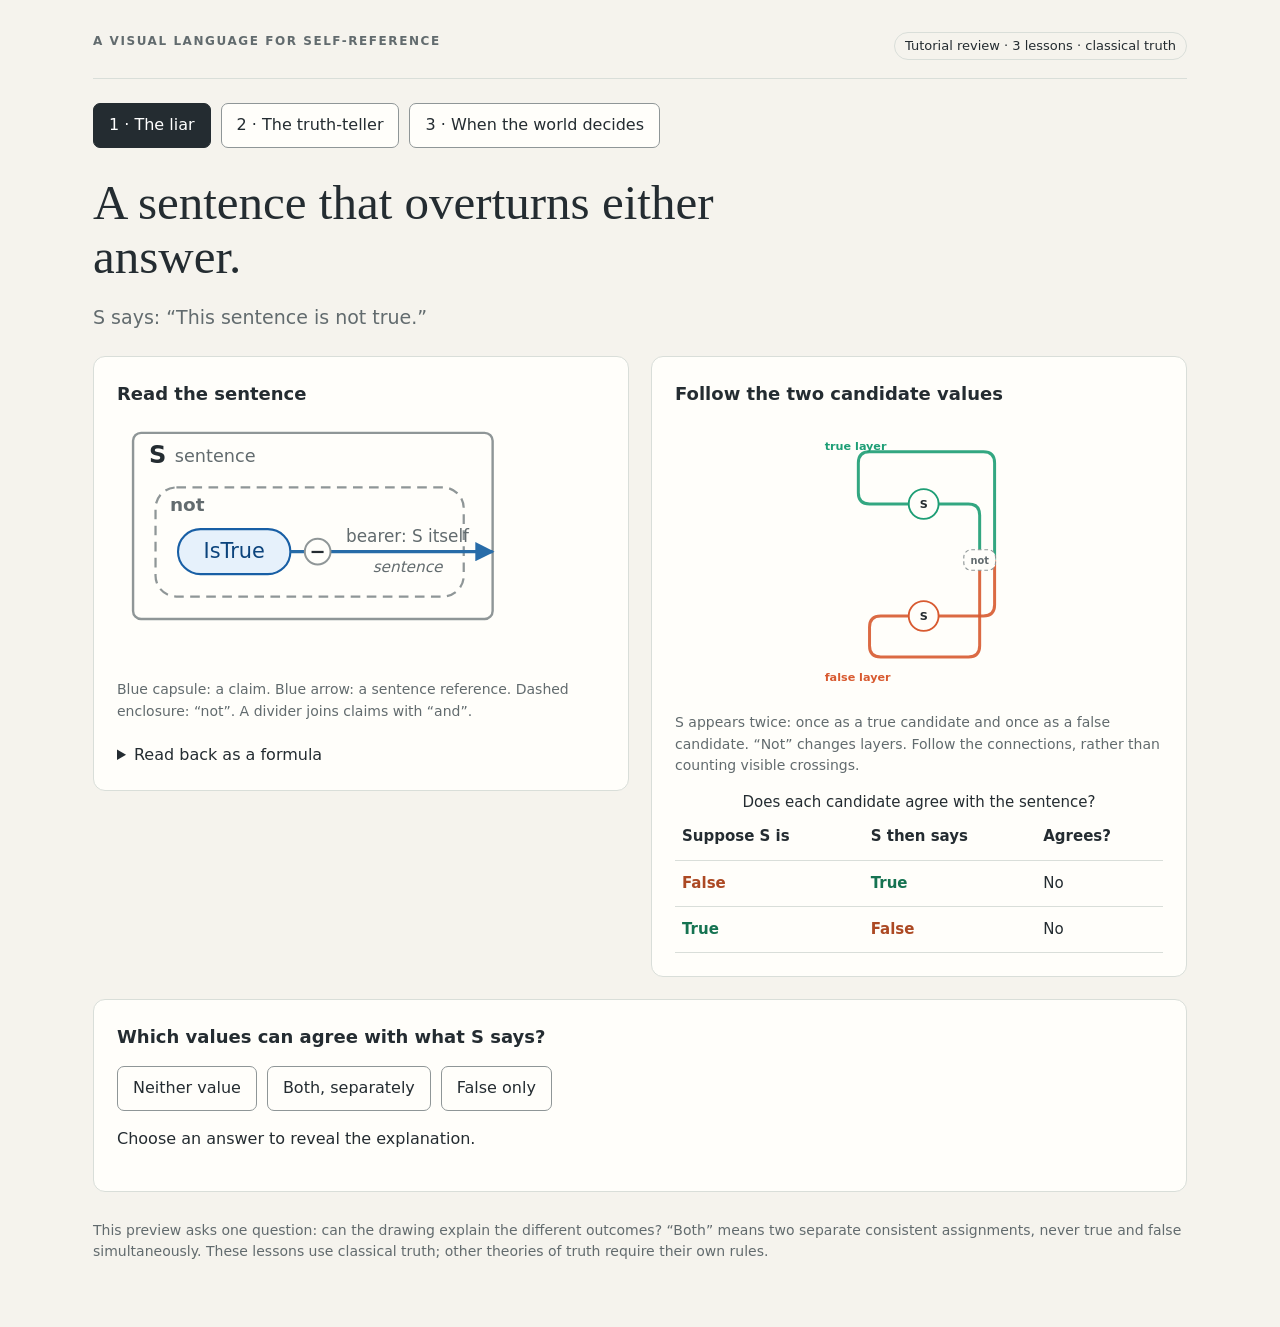
<file: tutorial-review.html>
<!doctype html>
<html lang="en"><head><meta charset="utf-8"><meta name="viewport" content="width=device-width,initial-scale=1"><title>Self-reference · Tutorial review</title>
<style>
:root{--bg:#f5f3ed;--card:#fffefa;--ink:#242c31;--quiet:#626b6e;--line:#8f9697;--ref:#286ca8;--cap:#e6f1fb;--capline:#185fa5;--capink:#0c447c;--hair:#d9ded9;--true:#157351;--false:#ac4923}*{box-sizing:border-box}body{margin:0;background:var(--bg);color:var(--ink);font:16px/1.55 system-ui,sans-serif}main{max-width:1150px;margin:auto;padding:32px 28px 64px}header{display:flex;justify-content:space-between;gap:20px;border-bottom:1px solid var(--hair);padding-bottom:18px}.eyebrow{font-size:12px;text-transform:uppercase;letter-spacing:.13em;color:var(--quiet);font-weight:700}h1{font:clamp(32px,4vw,49px)/1.1 Georgia,serif;max-width:770px;margin:28px 0 16px}h2{font-size:18px;margin:0 0 12px}p{max-width:70ch}button{font:inherit;border:1px solid var(--line);border-radius:7px;padding:9px 15px;background:var(--card);color:var(--ink);cursor:pointer}button:hover{background:#e9eeec}button:focus-visible{outline:3px solid var(--ref);outline-offset:3px}button[aria-pressed=true]{background:var(--ink);color:white;border-color:var(--ink)}nav{display:flex;gap:10px;flex-wrap:wrap;margin:24px 0}.lede{font-size:19px;color:var(--quiet);margin-bottom:24px}.panes{display:grid;grid-template-columns:1fr 1fr;gap:22px;align-items:start}.panel{padding:23px;background:var(--card);border:1px solid var(--hair);border-radius:12px;min-width:0}.dsvg,.lsvg{width:100%;height:auto;display:block}.dsvg{max-height:290px;min-height:170px}.lsvg{max-height:280px}.caption{font-size:14px;color:var(--quiet);margin:12px 0 0}.controls{display:flex;gap:10px;flex-wrap:wrap;margin:15px 0}.explanation{margin-top:22px;padding:22px 26px;border-left:4px solid var(--ink);background:#e9eeec}.explanation h2{font:26px/1.2 Georgia,serif}table{width:100%;border-collapse:collapse;margin-top:14px;font-size:15px}th,td{text-align:left;padding:11px 7px;border-bottom:1px solid var(--hair)}.true{color:var(--true);font-weight:700}.false{color:var(--false);font-weight:700}.pill{border:1px solid var(--hair);border-radius:20px;padding:3px 10px;white-space:nowrap;font-size:13px}details{margin-top:20px}summary{cursor:pointer}pre{white-space:pre-wrap;overflow-wrap:anywhere;font-size:13px}footer{margin-top:28px;color:var(--quiet);font-size:14px} [hidden]{display:none!important}@media(max-width:720px){main{padding:20px 16px}.panes{grid-template-columns:1fr}.panel{padding:17px}header{flex-wrap:wrap}h1{font-size:34px}th,td{padding:9px 3px;font-size:13px}}
</style></head><body><main>
<header><span class="eyebrow">A visual language for self-reference</span><span class="pill">Tutorial review · 3 lessons · classical truth</span></header>
<nav aria-label="Lessons"><button data-lesson="0">1 · The liar</button><button data-lesson="1">2 · The truth-teller</button><button data-lesson="2">3 · When the world decides</button></nav>
<h1 id="title"></h1><p class="lede" id="sentence"></p>
<div id="world" hidden><span class="eyebrow">Choose the world</span><div class="controls"><button id="snow">Snow is falling</button><button id="clear">Snow is not falling</button><button id="order">Reverse the two parts</button></div></div>
<div class="panes"><section class="panel"><h2>Read the sentence</h2><div id="drawing"></div><p class="caption">Blue capsule: a claim. Blue arrow: a sentence reference. Dashed enclosure: “not”. A divider joins claims with “and”.</p><details><summary>Read back as a formula</summary><pre id="formula"></pre></details></section>
<section class="panel"><h2 id="right-title">Follow the two candidate values</h2><div id="layers"></div><p id="hint" class="caption"></p><div id="candidates"></div></section></div>
<section class="panel" style="margin-top:22px"><h2>Which values can agree with what S says?</h2><div class="controls" id="choices"><button data-answer="no-model">Neither value</button><button data-answer="either">Both, separately</button><button data-answer="false">False only</button></div><p id="feedback" aria-live="polite">Choose an answer to reveal the explanation.</p></section>
<section class="explanation" id="explanation" hidden aria-live="polite"><h2 id="verdict"></h2><p id="reason"></p><p id="boundary" class="caption"></p></section>
<footer>This preview asks one question: can the drawing explain the different outcomes? “Both” means two separate consistent assignments, never true and false simultaneously. These lessons use classical truth; other theories of truth require their own rules.</footer>
<script>
// ===== vocabulary =====
const SORTS=['thing','sentence'];
const PREDS={Man:[['thing that is a man','thing']],Mortal:[['mortal thing','thing']],Falling:[['thing that falls','thing']],Blowing:[['thing that blows','thing']],Happy:[['happy one','thing']],Loves:[['lover','thing'],['loved','thing']],IsTrue:[['bearer','sentence']]};
const THINGS=['Snow','Wind','Romeo','Juliet','Socrates'];
const VARN=['x','y','z','u','v','w','p','q'];
// ===== seeded random =====
function rng(seed){let s=seed>>>0||1;return ()=>{s^=s<<13;s>>>=0;s^=s>>17;s^=s<<5;s>>>=0;return s/4294967296;};}
// ===== generator: texts in area normal form =====
// area = {lines:[{id,sort}], items:[item]} ; item = {t:'claim',pred,fill:[{kind:'name'|'sent'|'var',v}]} | {t:'enc',area}
function genText(R,nSent){const names=Array.from({length:nSent},(_,i)=>'S'+(i+1));let lid=0;
 function genArea(depth,scope){const area={lines:[],items:[]};const nl=depth>0&&R()<0.4?1+(R()<0.25?1:0):0;
  for(let i=0;i<nl;i++)area.lines.push({id:lid++,sort:'thing'});
  const sc=scope.concat(area.lines);const n=1+Math.floor(R()*(depth>1?3:2));
  for(let i=0;i<n;i++){if(depth>0&&R()<0.35)area.items.push({t:'enc',area:genArea(depth-1,sc)});else area.items.push(genClaim(sc));}
  area.lines.forEach(l=>{if(!uses(area,l.id)){const p=R()<0.5?'Happy':'Falling';area.items.push({t:'claim',pred:p,fill:[{kind:'var',v:l.id}]});}});
  return area;}
 function genClaim(sc){const ps=Object.keys(PREDS);
  return genClaimP(ps.filter(q=>q!=='Man'&&q!=='Mortal'),sc);}
 function genClaimP(ps0,sc){const pred=ps0[Math.floor(R()*ps0.length)];
  return {t:'claim',pred,fill:PREDS[pred].map(([r,s])=>{if(s==='sentence')return {kind:'sent',v:names[Math.floor(R()*names.length)]};const vs=sc.filter(l=>l.sort==='thing');if(vs.length&&R()<0.55)return {kind:'var',v:vs[Math.floor(R()*vs.length)].id};return {kind:'name',v:THINGS.slice(0,4)[Math.floor(R()*4)]};})};}
 return names.map(n=>({name:n,area:genArea(2,[])}));}
function uses(area,id){return area.items.some(it=>it.t==='claim'?it.fill.some(f=>f.kind==='var'&&f.v===id):uses(it.area,id));}
// ===== printing a text (canonical variable names by preorder of introduction) =====
function printText(text){let k=0;return text.map(d=>{const vm={};const pa=area=>{area.lines.forEach(l=>{vm[l.id]=VARN[k++]||('v'+k);});
  const body=area.items.length===0?'⊤':area.items.map(it=>it.t==='claim'?`${it.pred}(${PREDS[it.pred].map(([r],i)=>`${r}: ${it.fill[i].kind==='var'?vm[it.fill[i].v]:it.fill[i].v}`).join(', ')})`:`¬(${pa(it.area)})`).join(' ∧ ');
  return area.lines.length?area.lines.map(l=>'∃'+vm[l.id]).join(' ')+` (${body})`:body;};k=0;return `${d.name} := ${pa(d.area)}`;}).join('\n');}
// ===== layout: abstract diagram -> picture (shapes with positions), following rules D1-D6 =====
function layout(text){const shapes={boxes:[],encs:[],caps:[],things:[],roleArrows:[],refArrows:[],lines:[],dividers:[]};let cid=0;
 const PAD=14,GAP=12,TRUNK=14;
 function capW(p){return Math.max(70,p.length*8+22);}
 function measureItem(it){if(it.t==='claim'){const nn=it.fill.filter(f=>f.kind==='name').length;const tw=Math.max(0,...it.fill.filter(f=>f.kind==='name').map(f=>f.v.length*8+20));
   const hasRef=it.fill.some(f=>f.kind==='sent');return {w:capW(it.pred)+(nn?70+tw:0)+(hasRef?90:0),h:Math.max(28,nn*32)};}
  const m=measureArea(it.area);return {w:m.w+2*PAD,h:m.h+2*PAD+12};}
 function measureArea(area){const g=area.lines.length*TRUNK+(area.lines.length?8:0);const ms=area.items.map(measureItem);
  return {w:g+Math.max(40,...ms.map(m=>m.w))+4,h:Math.max(24,ms.reduce((s,m)=>s+m.h,0)+GAP*Math.max(0,ms.length-1))};}
 const pending=[];
 function placeArea(area,x,y,w,h,scopeLines,negs,boxName){negs=negs||0;const g=area.lines.length*TRUNK+(area.lines.length?8:0);const trunks={};
  area.lines.forEach((l,i)=>{trunks[l.id]={x:x+4+i*TRUNK,y0:y,y1:y+h,branches:[]};});
  const sc=Object.assign({},scopeLines,trunks);let cy=y;
  area.items.forEach(it=>{const m=measureItem(it);
   if(it.t==='claim'){const id='c'+(cid++);const cw=capW(it.pred);const cx=x+g;const capY=cy+(m.h-28)/2;
    shapes.caps.push({id,pred:it.pred,x:cx,y:capY,w:cw,h:28});let ni=0;const vRoles=it.fill.map((f,i)=>f.kind==='var'?i:-1).filter(i=>i>=0);
    it.fill.forEach((f,i)=>{const role=PREDS[it.pred][i][0];
     if(f.kind==='name'){const tw=f.v.length*8+20;const ty=cy+ni*32;const tx=cx+cw+70;shapes.things.push({name:f.v,x:tx,y:ty+2,w:tw,h:24});shapes.roleArrows.push({cap:id,role,from:[cx+cw,capY+14],to:[tx,ty+14]});ni++;}
     else if(f.kind==='sent'){pending.push({cap:id,role,from:[cx+cw,capY+14],target:f.v,neg:negs%2===1,inBox:boxName});}
     else{const off=vRoles.length>1?(vRoles.indexOf(i)-0.5)*12:0;const ay=capY+14+off;sc[f.v].branches.push({cap:id,role,at:[cx,ay]});}});}
   else{const ex=x+g,ew=m.w,eh=m.h;shapes.encs.push({x:ex,y:cy,w:ew,h:eh});placeArea(it.area,ex+PAD,cy+PAD+12,ew-2*PAD,eh-2*PAD-12,sc,negs+1,boxName);}
   const last=it===area.items[area.items.length-1];if(!last)shapes.dividers.push({x1:x+g,x2:x+w,y:cy+m.h+GAP/2});cy+=m.h+GAP;});
  area.lines.forEach(l=>{const t=trunks[l.id];const pts=[[t.x,t.y0+4],[t.x,Math.max(t.y0+8,...t.branches.map(b=>b.at[1]))]];
   shapes.lines.push({pts:[...pts,...t.branches.flatMap(b=>[[t.x,b.at[1]],b.at])],trunk:pts,branches:t.branches.map(b=>({from:[t.x,b.at[1]],to:b.at})),attach:t.branches.map(b=>({cap:b.cap,role:b.role,at:b.at}))});});}
 let bx=10;const boxPos={};
 text.forEach(d=>{const m=measureArea(d.area);const w=m.w+2*PAD,h=m.h+2*PAD+20;boxPos[d.name]={x:bx,y:60,w,h};shapes.boxes.push({name:d.name,x:bx,y:60,w,h});placeArea(d.area,bx+PAD,60+PAD+20,m.w,m.h,{},0,d.name);bx+=w+70;});
 pending.forEach(p=>{const b=boxPos[p.target];const self=p.target===p.inBox;shapes.refArrows.push({cap:p.cap,role:p.role,from:p.from,neg:p.neg,self,target:p.target,to:self?[b.x+b.w,p.from[1]]:[b.x+b.w/2+((p.from[0]%7)-3)*4,b.y]});});
 shapes.W=bx;shapes.H=Math.max(...shapes.boxes.map(b=>b.y+b.h))+20;return shapes;}
// ===== read-back: picture -> abstract diagram, from geometry only =====
const inside=(a,b)=>a.x>=b.x-0.5&&a.y>=b.y-0.5&&a.x+a.w<=b.x+b.w+0.5&&a.y+a.h<=b.y+b.h+0.5;
const ptIn=(p,b)=>p[0]>=b.x-0.5&&p[0]<=b.x+b.w+0.5&&p[1]>=b.y-0.5&&p[1]<=b.y+b.h+0.5;
const onOutline=(p,b)=>ptIn(p,b)&&(Math.abs(p[0]-b.x)<1.5||Math.abs(p[0]-b.x-b.w)<1.5||Math.abs(p[1]-b.y)<1.5||Math.abs(p[1]-b.y-b.h)<1.5);
const disjoint=(a,b)=>a.x+a.w<=b.x||b.x+b.w<=a.x||a.y+a.h<=b.y||b.y+b.h<=a.y;
class ReadErr extends Error{constructor(rule,msg){super(msg);this.rule=rule;}}
function readBack(sh){const C=[...sh.boxes.map(b=>({...b,kind:'box'})),...sh.encs.map(e=>({...e,kind:'enc'}))];
 for(let i=0;i<C.length;i++)for(let j=i+1;j<C.length;j++){const a=C[i],b=C[j];if(!(inside(a,b)||inside(b,a)||disjoint(a,b)))throw new ReadErr('D1','two outlines cross');}
 const smallest=(r,excl)=>C.filter(c=>c!==excl&&inside(r,c)).sort((p,q)=>p.w*p.h-q.w*q.h)[0];
 C.forEach(c=>{c.parent=c.kind==='box'?null:smallest(c,c);if(c.kind==='enc'&&!c.parent)throw new ReadErr('D1','an enclosure outside every sentence box');});
 sh.boxes.forEach(b=>{if(C.some(c=>c.kind==='enc'&&inside(b,c)))throw new ReadErr('D5','a sentence box inside an enclosure');});
 const boxOf=c=>c.kind==='box'?c:boxOf(c.parent);
 const caps=sh.caps.map(k=>({...k,area:smallest(k,null)}));
 caps.forEach(k=>{if(!k.area)throw new ReadErr('D1','a claim outside every sentence box');});
 // roles
 const fill={};caps.forEach(k=>fill[k.id]={});
 // Resolve visible arrow origins, then check their stored claim identifiers.
 [...sh.roleArrows,...sh.refArrows].forEach(a=>{const origins=caps.filter(k=>onOutline(a.from,k));
  if(origins.length!==1||origins[0].id!==a.cap)throw new ReadErr('D3','a role arrow must start on its claim outline');
 });
 const filledRoles=new Set();
 const checkRole=a=>{const k=caps.find(k=>k.id===a.cap),roles=k&&PREDS[k.pred];
  if(!roles||!roles.some(([r])=>r===a.role))throw new ReadErr('D3','unknown claim or role');
  const key=JSON.stringify([a.cap,a.role]);if(filledRoles.has(key))throw new ReadErr('D3','a role is filled more than once');filledRoles.add(key);
 };
 [...sh.roleArrows,...sh.refArrows,...sh.lines.flatMap(l=>l.attach)].forEach(checkRole);
 sh.roleArrows.forEach(a=>{const t=sh.things.find(t=>onOutline(a.to,t));if(!t)throw new ReadErr('D3',`role arrow "${a.role}" does not end on a thing box`);fill[a.cap][a.role]={kind:'name',v:t.name,sort:'thing'};});
 sh.refArrows.forEach(a=>{const b=sh.boxes.find(b=>onOutline(a.to,b));if(!b)throw new ReadErr('D3',`reference arrow "${a.role}" does not end on a sentence box`);fill[a.cap][a.role]={kind:'sent',v:b.name,sort:'sentence'};});
 const lines=sh.lines.map((l,i)=>{const homes=l.pts.map(p=>C.filter(c=>ptIn(p,{x:c.x,y:c.y,w:c.w,h:c.h})).sort((p,q)=>p.w*p.h-q.w*q.h)[0]).filter(Boolean);
  const depth=c=>c.parent?1+depth(c.parent):0;const home=homes.sort((a,b)=>depth(a)-depth(b))[0];if(!home)throw new ReadErr('D4','a heavy line outside every box');
  l.attach.forEach(a=>{const k=caps.find(k=>k.id===a.cap);if(!k||!(Math.abs(a.at[0]-k.x)<1.5&&a.at[1]>=k.y&&a.at[1]<=k.y+k.h))throw new ReadErr('D4','a heavy line does not meet its claim at the claim\u2019s edge');fill[a.cap][a.role]={kind:'var',v:'L'+i,sort:'thing'};});
  if(!l.attach.length)throw new ReadErr('D4','an idle heavy line');return {id:'L'+i,home,x:l.trunk[0][0]};});
 // build areas
 const areaOf=c=>{const items=[...caps.filter(k=>k.area===c).map(k=>({cy:k.y+k.h/2,x:k.x,h:k.h,it:k,t:'claim'})),...C.filter(e=>e.kind==='enc'&&e.parent===c).map(e=>({cy:e.y+e.h/2,x:e.x,h:e.h,it:e,t:'enc'}))];
  items.sort((a,b)=>Math.abs(a.cy-b.cy)<Math.min(a.h,b.h)/2?a.x-b.x:a.cy-b.cy);
  return {lines:lines.filter(l=>l.home===c).sort((a,b)=>a.x-b.x).map(l=>({id:l.id,sort:'thing'})),
   items:items.map(o=>{if(o.t==='enc')return {t:'enc',area:areaOf(o.it)};const k=o.it;const roles=PREDS[k.pred];if(!roles)throw new ReadErr('D3','unknown predicate '+k.pred);
    return {t:'claim',pred:k.pred,fill:roles.map(([r,s])=>{const f=fill[k.id][r];if(!f)throw new ReadErr('D3',`role "${r}" of ${k.pred} is not filled`);if(f.sort!==s)throw new ReadErr('D3',`role "${r}" needs a ${s}`);return {kind:f.kind,v:f.v};})};})};};
 const text=sh.boxes.slice().sort((a,b)=>a.x-b.x).map(b=>({name:b.name,area:areaOf(C.find(c=>c.kind==='box'&&c.name===b.name))}));
 // scope check (section 1, rule 2): a line's home must contain each claim it fills
 const contains=(outer,inner)=>{for(let c=inner;c;c=c.parent)if(c===outer)return true;return false;};
 lines.forEach(l=>Object.entries(fill).forEach(([cap,rs])=>Object.values(rs).forEach(f=>{if(f.kind==='var'&&f.v===l.id){const k=caps.find(k=>k.id===cap);if(!contains(l.home,k.area))throw new ReadErr('D4','a heavy line fills a claim outside its home area');}})));
 return text;}
// ===== semantics: on the formula (Tarski) and on the diagram (area by area), independently =====
function randWorld(R,sentNames){const ext={};['Falling','Blowing','Happy'].forEach(p=>ext[p]=new Set(THINGS.filter(()=>R()<0.5)));ext.Loves=new Set();THINGS.forEach(a=>THINGS.forEach(b=>{if(R()<0.3)ext.Loves.add(a+'|'+b);}));ext.IsTrue=new Set(sentNames.filter(()=>R()<0.5));return ext;}
const holds=(W,pred,args)=>W[pred].has(args.join('|'));
function evalFormula(area,W,env){ // Tarski, by recursion on the formula: ∃ over home lines, then ∧ of items
 const go=(i,e)=>{if(i===area.lines.length)return area.items.every(it=>it.t==='claim'?holds(W,it.pred,it.fill.map(f=>f.kind==='var'?e[f.v]:f.v)):!evalFormula(it.area,W,e));return THINGS.some(d=>go(i+1,{...e,[area.lines[i].id]:d}));};return go(0,env);}
function evalDiagram(area,W,asg){ // Dau-style: an area is true if some choice of objects for its home lines makes every item true
 const ids=area.lines.map(l=>l.id);const n=ids.length;const total=Math.pow(THINGS.length,n);
 for(let k=0;k<total;k++){const a={...asg};let r=k;ids.forEach(id=>{a[id]=THINGS[r%THINGS.length];r=Math.floor(r/THINGS.length);});
  let ok=true;for(const it of area.items){if(it.t==='enc'){if(evalDiagram(it.area,W,a)){ok=false;break;}}else{if(!holds(W,it.pred,it.fill.map(f=>f.kind==='var'?a[f.v]:f.v))){ok=false;break;}}}
  if(ok)return true;}return false;}
// ===== unfolding demonstration, not a semantic decision procedure =====
// Use solveClassical in semantics.js for classical verdicts, including quantifiers.
const clone=x=>JSON.parse(JSON.stringify(x));
const isBot=it=>it.t==='enc'&&it.area.items.length===0&&it.area.lines.length===0;
function simplify(area,log){let changed=true;while(changed){changed=false;
  for(const it of area.items)if(it.t==='enc'){if(simplify(it.area,log))changed=true;}
  if(area.items.some(isBot)&&area.items.length>1){area.items=[{t:'enc',area:{lines:[],items:[]}}];log.push('an empty \u201cnot\u201d makes its area false');changed=true;}
  const i=area.items.findIndex(it=>it.t==='enc'&&it.area.lines.length===0&&it.area.items.length===1&&it.area.items[0].t==='enc'&&!isBot(it.area.items[0]));
  if(i>=0){const inner=area.items[i].area.items[0].area;area.items.splice(i,1,...inner.items);area.lines.push(...inner.lines);log.push('double cut: two \u201cnot\u201ds with nothing between them are removed');changed=true;continue;}
  const j=area.items.findIndex(it=>it.t==='enc'&&it.area.items.length===1&&isBot(it.area.items[0]));
  if(j>=0){area.items.splice(j,1);log.push('double cut: a \u201cnot\u201d around an empty \u201cnot\u201d is removed');changed=true;}}
 return false;}
function evaluate(text,name,W,maxSteps){const defs=Object.fromEntries(text.map(d=>[d.name,d.area]));let area=clone(defs[name]);const steps=[{rule:'start',area:clone(area)}];const seen=new Map([[JSON.stringify(area),0]]);
 for(let s=0;s<maxSteps;s++){const log=[];simplify(area,log);if(log.length)steps.push({rule:log[0],area:clone(area)});
  if(area.items.length===0)return {result:true,halts:true,steps};
  if(area.items.length===1&&isBot(area.items[0]))return {result:false,halts:true,steps};
  let done=false;const visit=a=>{for(let i=0;i<a.items.length&&!done;i++){const it=a.items[i];if(it.t==='enc'){visit(it.area);continue;}
    if(it.pred==='IsTrue'){const tgt=clone(defs[it.fill[0].v]);a.items.splice(i,1,...(tgt.lines.length?[{t:'enc',area:{lines:[],items:[{t:'enc',area:tgt}]}}]:tgt.items));steps.push({rule:`unfold IsTrue(${it.fill[0].v})`,area:null});done=true;}
    else if(it.fill.every(f=>f.kind==='name')){const h=holds(W,it.pred,it.fill.map(f=>f.v));a.items.splice(i,1,...(h?[]:[{t:'enc',area:{lines:[],items:[]}}]));steps.push({rule:`look up ${it.pred}(${it.fill.map(f=>f.v).join(', ')}): ${h?'holds':'does not hold'}`,area:null});done=true;}}};
  visit(area);steps[steps.length-1].area=clone(area);
  if(!done)return {result:null,halts:false,steps,why:'unsupported'};
  const key=JSON.stringify(area);if(seen.has(key))return {result:null,halts:false,cycleFrom:seen.get(key),steps};seen.set(key,steps.length-1);}
 return {result:null,halts:false,steps,why:'step limit'};}



// ===== layout 2: the graph form. Every link is an edge: "says" (sentence to its parts), "inside" (a "not" to its parts),
// "home" (where a "something" sits), role edges (claim to what fills each role). =====
function graphLayout(text){const G={nodes:[],edges:[]};let nid=0;const COLW=150,ROWH=46;let row=0;const sentNode={};
 const add=(kind,label,col)=>{const id='n'+(nid++);const w=kind==='sent'?46:kind==='not'?48:kind==='var'?60:kind==='thing'?Math.max(56,label.length*8+18):Math.max(70,label.length*8+22);
  const n={id,kind,label,x:20+col*COLW,y:20+row*ROWH,w,h:30};G.nodes.push(n);return n;};
 const edge=(a,b,kind,label)=>G.edges.push({kind,label,from:[a.x+a.w,a.y+a.h/2],to:[b.x,b.y+b.h/2]});
 const pendingRefs=[];
 const placeArea=(parent,area,col,kindEdge,vmap)=>{area.lines.forEach(l=>{const v=add('var','something',col);vmap[l.id]=v;edge(parent,v,'home','home');row++;});
  area.items.forEach(it=>{if(it.t==='enc'){const n=add('not','not',col);edge(parent,n,kindEdge);row++;placeArea(n,it.area,col+1,'inside',Object.assign({},vmap));}
   else{const c=add('claim',it.pred,col);edge(parent,c,kindEdge);const r0=row;row++;
    it.fill.forEach((f,i)=>{const role=PREDS[it.pred][i][0];if(f.kind==='name'){const keep=row;row=r0+i;const t=add('thing',f.v,col+1);row=Math.max(keep,row+1);edge(c,t,'role',role);}
     else if(f.kind==='var'){const v=vmap[f.v];G.edges.push({kind:'role',label:role,from:[c.x,c.y+c.h/2+4],to:[v.x+v.w,v.y+v.h/2+(i?6:-6)],back:true});}
     else pendingRefs.push({c,role,target:f.v});});}});};
 text.forEach(d=>{const s=add('sent',d.name,0);sentNode[d.name]=s;row++;placeArea(s,d.area,1,'says',{});row++;});
 pendingRefs.forEach(p=>{const s=sentNode[p.target];G.edges.push({kind:'role',label:p.role,ref:true,from:[p.c.x+p.c.w,p.c.y+p.c.h/2],to:[s.x+s.w/2,s.y+s.h]});});
 G.W=Math.max(...G.nodes.map(n=>n.x+n.w))+30;G.H=Math.max(...G.nodes.map(n=>n.y+n.h))+30;return G;}
// ===== read-back for the graph form: follow the edges; nothing is read from nesting =====
function graphReadBack(G){const at=p=>G.nodes.filter(n=>onOutline(p,n));
 const E=G.edges.map(e=>{const a=at(e.from),b=at(e.to);if(a.length!==1||b.length!==1)throw new ReadErr('G1',`an edge does not run from one node's outline to another's`);return {...e,a:a[0],b:b[0]};});
 const parentOf={};E.filter(e=>e.kind==='says'||e.kind==='inside'||e.kind==='home').forEach(e=>{if(parentOf[e.b.id])throw new ReadErr('G2','a node has two parents');parentOf[e.b.id]=e.a;});
 const filledRoles=new Set();E.filter(e=>e.kind==='role').forEach(e=>{
  const roles=e.a.kind==='claim'&&PREDS[e.a.label];
  if(!roles||!roles.some(([r])=>r===e.label))throw new ReadErr('G3','unknown claim or role');
  const key=JSON.stringify([e.a.id,e.label]);if(filledRoles.has(key))throw new ReadErr('G3','a role is filled more than once');filledRoles.add(key);
 });
 G.nodes.forEach(n=>{if(n.kind!=='sent'&&n.kind!=='thing'&&!parentOf[n.id])throw new ReadErr('G2',`a "${n.label}" node hangs loose`);});
 const kids=(n,kinds)=>E.filter(e=>e.a===n&&kinds.includes(e.kind)).map(e=>e.b).sort((p,q)=>p.y-q.y||p.x-q.x);
 const inScope=(v,c)=>{const home=parentOf[v.id];for(let n=parentOf[c.id];n;n=parentOf[n.id])if(n===home)return true;return false;};
 const area=n=>({lines:kids(n,['home']).map(v=>({id:v.id,sort:'thing'})),items:kids(n,['says','inside']).filter(m=>m.kind!=='var').map(m=>{
   if(m.kind==='not')return {t:'enc',area:area(m)};if(m.kind!=='claim')throw new ReadErr('G2','a sentence or thing cannot be part of a sentence');
   const rs=E.filter(e=>e.kind==='role'&&e.a===m);const roles=PREDS[m.label];
   return {t:'claim',pred:m.label,fill:roles.map(([r,s])=>{const e=rs.find(e=>e.label===r);if(!e)throw new ReadErr('G3',`role "${r}" of ${m.label} is not filled`);const t=e.b;
    if(t.kind==='var'){if(!inScope(t,m))throw new ReadErr('G4','a "something" fills a claim outside its home');return {kind:'var',v:t.id};}
    if(s==='sentence'){if(t.kind!=='sent')throw new ReadErr('G3',`role "${r}" needs a sentence`);return {kind:'sent',v:t.label};}
    if(t.kind!=='thing')throw new ReadErr('G3',`role "${r}" needs a thing`);return {kind:'name',v:t.label};})};})});
 return G.nodes.filter(n=>n.kind==='sent').sort((p,q)=>p.y-q.y).map(s=>({name:s.label,area:area(s)}));}
// ===== value layers: the implication graph drawn on a true layer and a false layer =====
// For a "pure loop" text (each sentence says (not)^k IsTrue(next)), each node (sentence, value) has exactly one successor,
// so the layers fall apart into closed curves. This counts them.
function valueLayers(text){const name=text.map(d=>d.name);const step={};
 text.forEach(d=>{let a=d.area,k=0;while(a.items.length===1&&a.items[0].t==='enc'){k++;a=a.items[0].area;}const c=a.items[0];step[d.name]={to:c.fill[0].v,flip:k%2===1};});
 const succ=(s,v)=>[step[s].to,step[s].flip?!v:v];const seen=new Set();const curves=[];
 name.forEach(s=>[true,false].forEach(v=>{const k=s+v;if(seen.has(k))return;const cur=[];let x=[s,v];while(!seen.has(x[0]+x[1])){seen.add(x[0]+x[1]);cur.push(x);x=succ(x[0],x[1]);}curves.push(cur);}));
 return curves;}
function pureLoop(R,n){const names=Array.from({length:n},(_,i)=>'S'+(i+1));return names.map((s,i)=>{let a={lines:[],items:[{t:'claim',pred:'IsTrue',fill:[{kind:'sent',v:names[(i+1)%n]}]}]};const k=Math.floor(R()*3);for(let j=0;j<k;j++)a={lines:[],items:[{t:'enc',area:a}]};return {name:s,area:a};});}
function hasConsistentValue(text){const n=text.length;const names=text.map(d=>d.name);
 for(let m=0;m<(1<<n);m++){const W={Falling:new Set(),Blowing:new Set(),Happy:new Set(),Loves:new Set(),Man:new Set(),Mortal:new Set(),IsTrue:new Set(names.filter((_,i)=>m>>i&1))};
  if(text.every((d,i)=>evalFormula(d.area,W,{})===!!(m>>i&1)))return true;}return false;}



// ===== value layers for texts whose sentences are "and"s of (not)^k IsTrue(...) claims =====
// literal = {to, val}: "the sentence `to` has value `val`"
function literalsOf(area){let a=area,k=0;const out=[];const walk=(a,k)=>{a.items.forEach(it=>{if(it.t==='enc'){walk(it.area,k+1);}else out.push({to:it.fill[0].v,neg:k%2===1});});};
 // only conjunctions of (not)^k IsTrue(..), where each "not" encloses exactly one item
 const ok=(a)=>a.lines.length===0&&a.items.every(it=>it.t==='claim'?it.pred==='IsTrue':(it.area.items.length===1&&ok(it.area)));if(!ok(area))return null;walk(area,0);return out;}
function implication(text){const names=text.map(d=>d.name);const L=Object.fromEntries(text.map(d=>[d.name,literalsOf(d.area)]));if(names.some(n=>!L[n]))return null;
 // supposing S true: every literal must hold ("both"); supposing S false: at least one must fail ("one of")
 const out={};names.forEach(n=>{const ls=L[n];out[n+'T']={kind:ls.length>1?'both':'one',to:ls.map(l=>l.to+(l.neg?'F':'T'))};out[n+'F']={kind:ls.length>1?'oneof':'one',to:ls.map(l=>l.to+(l.neg?'T':'F'))};});
 return {names,out,pure:names.every(n=>L[n].length===1)};}
function fixedPoints(text){const n=text.length,names=text.map(d=>d.name),fps=[];
 for(let m=0;m<(1<<n);m++){const W={Falling:new Set(),Blowing:new Set(),Happy:new Set(),Loves:new Set(),Man:new Set(),Mortal:new Set(),IsTrue:new Set(names.filter((_,i)=>m>>i&1))};
  if(text.every((d,i)=>evalFormula(d.area,W,{})===!!(m>>i&1)))fps.push(Object.fromEntries(names.map((nm,i)=>[nm,!!(m>>i&1)])));}return fps;}



// ===== presentation renderer: draws the engine's shapes in the visual grammar (decorations are ignored by the read-back) =====
const SVGNS='http://www.w3.org/2000/svg';
function sel(t,a,p){const e=document.createElementNS(SVGNS,t);for(const k in a)e.setAttribute(k,a[k]);if(p)p.appendChild(e);return e;}
function stext(p,x,y,txt,a){const t=sel('text',Object.assign({x,y,fill:'var(--ink)','font-size':13},a||{}),p);t.textContent=txt;return t;}
function drawShapes(sh,opts){opts=opts||{};const W=Math.max(sh.W,...sh.encs.map(e=>e.x+e.w+20),...sh.boxes.map(b=>b.x+b.w+20)),H=sh.H+10;const cross=sh.refArrows.filter(a=>!a.self);const y0=Math.min(...sh.boxes.map(b=>b.y),...cross.map((a,i)=>a.to[1]-34-16*i))-8;
 const s=sel('svg',{viewBox:`0 ${y0} ${W} ${H-y0}`,role:'img','aria-label':opts.label||'A sentence drawn in the diagram language',class:'dsvg'});
 const d=sel('defs',{},s);[['ar','var(--line)'],['rf','var(--ref)']].forEach(([id,c])=>{const m=sel('marker',{id:id+(opts.uid||''),viewBox:'0 0 10 10',refX:9,refY:5,markerWidth:6,markerHeight:6,orient:'auto-start-reverse'},d);sel('path',{d:'M0 0L10 5L0 10z',fill:c},m);});
 const u=opts.uid||'';
 sh.boxes.forEach(b=>{sel('rect',{x:b.x,y:b.y,width:b.w,height:b.h,rx:5,fill:'none',stroke:'var(--line)','stroke-width':1.5},s);stext(s,b.x+10,b.y+19,b.name,{'font-size':15,'font-weight':700});stext(s,b.x+16+b.name.length*10,b.y+18,'sentence',{'font-size':11,fill:'var(--quiet)'});});
 sh.encs.forEach(e=>{sel('rect',{x:e.x,y:e.y,width:e.w,height:e.h,rx:13,fill:'none',stroke:'var(--line)','stroke-width':1.4,'stroke-dasharray':'6 4'},s);stext(s,e.x+9,e.y+15,'not',{'font-size':11.5,'font-weight':700,fill:'var(--quiet)'});});
 (sh.dividers||[]).forEach(v=>{sel('path',{d:`M${v.x1} ${v.y}H${v.x2-6}`,stroke:'var(--line)','stroke-width':1,'stroke-dasharray':'4 4'},s);const g=sel('g',{},s);sel('rect',{x:v.x1+4,y:v.y-9,width:30,height:18,rx:9,fill:'var(--card)',stroke:'var(--line)','stroke-width':1},g);stext(g,v.x1+19,v.y+4,'and',{'font-size':10.5,'text-anchor':'middle',fill:'var(--quiet)'});});
 sh.lines.forEach((l,i)=>{sel('path',{d:`M${l.trunk[0][0]} ${l.trunk[0][1]}V${l.trunk[1][1]}`,stroke:'var(--ink)','stroke-width':4,fill:'none','stroke-linecap':'round'},s);l.branches.forEach(b=>sel('path',{d:`M${b.from[0]} ${b.from[1]}H${b.to[0]}`,stroke:'var(--ink)','stroke-width':3,fill:'none'},s));
  l.attach.forEach(at=>{const c=sh.caps.find(k=>k.id===at.cap);stext(s,c.x+4,c.y-4,at.role+' · thing',{'font-size':9.5,fill:'var(--quiet)','font-style':'italic'});});});
 sh.caps.forEach(c=>{sel('rect',{x:c.x,y:c.y,width:c.w,height:c.h,rx:14,fill:'var(--cap)',stroke:'var(--capline)','stroke-width':1.3},s);stext(s,c.x+c.w/2,c.y+18,c.pred,{'font-size':13,fill:'var(--capink)','text-anchor':'middle'});});
 sh.things.forEach(t=>{sel('rect',{x:t.x,y:t.y,width:t.w,height:t.h,rx:5,fill:'none',stroke:'var(--line)','stroke-width':1.3},s);stext(s,t.x+t.w/2,t.y+16,t.name,{'font-size':12.5,'text-anchor':'middle'});});
 sh.roleArrows.forEach(a=>{sel('path',{d:`M${a.from[0]} ${a.from[1]}L${a.to[0]} ${a.to[1]}`,stroke:'var(--line)','stroke-width':1.3,fill:'none','marker-end':`url(#ar${u})`},s);const mx=(a.from[0]+a.to[0])/2,my=(a.from[1]+a.to[1])/2;stext(s,mx,my-5,a.role,{'font-size':10.5,fill:'var(--quiet)','text-anchor':'middle'});stext(s,mx,my+12,'thing',{'font-size':9.5,fill:'var(--quiet)','text-anchor':'middle','font-style':'italic'});});
 sh.refArrows.forEach(a=>{if(a.self){sel('path',{d:`M${a.from[0]} ${a.from[1]}H${a.to[0]}`,stroke:'var(--ref)','stroke-width':2,fill:'none','marker-end':`url(#rf${u})`},s);const mx=(a.from[0]+a.to[0])/2+10;stext(s,mx,a.from[1]-6,a.role+': '+a.target+' itself',{'font-size':10.5,fill:'var(--quiet)','text-anchor':'middle'});stext(s,mx,a.from[1]+13,'sentence',{'font-size':9.5,fill:'var(--quiet)','text-anchor':'middle','font-style':'italic'});}
  else{const i=cross.indexOf(a);const lane=a.to[1]-22-16*i;const mx=a.from[0]+24+8*i;sel('path',{d:`M${a.from[0]} ${a.from[1]}H${mx}V${lane}H${a.to[0]}V${a.to[1]}`,stroke:'var(--ref)','stroke-width':2,fill:'none','marker-end':`url(#rf${u})`},s);stext(s,(mx+a.to[0])/2,lane-4,`${a.role}: ${a.target} · sentence`,{'font-size':10.5,fill:'var(--quiet)','text-anchor':'middle'});}
  if(a.neg){const g=sel('g',{},s);sel('circle',{cx:a.from[0]+17,cy:a.from[1],r:8,fill:'var(--card)',stroke:'var(--line)','stroke-width':1.2},g);stext(g,a.from[0]+17,a.from[1]+4,'\u2212',{'font-size':12,'font-weight':700,'text-anchor':'middle'});}});
 return s;}


// ===== drawing value layers: sentences in a row, true layer above, false layer below; a crossing at each "not" =====
function drawLayers(text,opt){opt=opt||{};const imp=implication(text);const names=imp.names;const n=names.length;const T='#1D9E75',F='#D85A30';
 const X=i=>120+i*150,YT=90,YF=210,Y=v=>v?YT:YF;const W=X(n-1)+110,H=300;
 const s=sel('svg',{viewBox:`0 0 ${W} ${H}`,role:'img','aria-label':opt.label||'Value layers',class:'lsvg'});
 const lt=stext(s,14,YT-58,'true layer',{'font-size':12,fill:T,'font-weight':700});const lf=stext(s,14,YF+70,'false layer',{'font-size':12,fill:F,'font-weight':700});
 const pos=k=>[X(names.indexOf(k.slice(0,-1))),Y(k.endsWith('T'))];
 const notMark=(x,y)=>{sel('rect',{x:x-17,y:y-11,width:34,height:22,rx:8,fill:'var(--card)',stroke:'var(--line)','stroke-width':1.2,'stroke-dasharray':'4 3'},s);stext(s,x,y+4,'not',{'font-size':10.5,'font-weight':700,fill:'var(--quiet)','text-anchor':'middle'});};
 const marks=[];
 const halves=(P0,P1,P2,P3)=>{const m=(a,b)=>[(a[0]+b[0])/2,(a[1]+b[1])/2];const Q1=m(P0,P1),H=m(P1,P2),R2=m(P2,P3),Q2=m(Q1,H),R1=m(H,R2),M=m(Q2,R1);
  return [`M${P0[0]} ${P0[1]}C${Q1[0]} ${Q1[1]} ${Q2[0]} ${Q2[1]} ${M[0]} ${M[1]}`,`M${M[0]} ${M[1]}C${R1[0]} ${R1[1]} ${R2[0]} ${R2[1]} ${P3[0]} ${P3[1]}`,M];};
 const route=(from,to,vFrom,vTo,lane)=>{const [ax,ay]=from,[bx,by]=to;const flip=vFrom!==vTo;const cA=vFrom?T:F,cB=vTo?T:F;
  if(bx>ax){const mx=(ax+bx)/2;const [d1,d2,M]=halves([ax+16,ay],[mx,ay],[mx,by],[bx-16,by]);if(!flip)return [[d1,cA],[d2,cA]];marks.push(M);return [[d1,cA],[d2,cB]];}
  // wrap-around: right, round the outside of the target's layer, in from the left; split at the "not" only when the value flips
  const rx=X(n-1)+60+lane*16,outer=vTo?YT-44-lane*12:YF+44+lane*12,lx=X(0)-58-lane*12,r=12;const up=outer<ay?-1:1,dn=by<outer?-1:1;const my=(YT+YF)/2;
  const tail=`Q${rx} ${outer} ${rx-r} ${outer}H${lx+r}Q${lx} ${outer} ${lx} ${outer+dn*r}V${by-dn*r}Q${lx} ${by} ${lx+r} ${by}H${bx-16}`;
  if(!flip)return [[`M${ax+16} ${ay}H${rx-r}Q${rx} ${ay} ${rx} ${ay+up*r}V${outer-up*r}`+tail,cA]];
  marks.push([rx,my]);return [[`M${ax+16} ${ay}H${rx-r}Q${rx} ${ay} ${rx} ${ay+up*r}V${my}`,cA],[`M${rx} ${my}V${outer-up*r}`+tail,cB]];};
 let lane=0;
 Object.entries(imp.out).forEach(([k,e])=>{const from=pos(k),vFrom=k.endsWith('T');
  if(e.to.length===1){const tk=e.to[0];const to=pos(tk);const wrap=to[0]<=from[0];route(from,to,vFrom,tk.endsWith('T'),wrap?lane++:0).forEach(([d,c])=>sel('path',{d,fill:'none',stroke:c,'stroke-width':3.2,opacity:0.9},s));}
  else{const jx=from[0]+42,jy=from[1]+(vFrom?24:-24);sel('path',{d:`M${from[0]} ${from[1]+(vFrom?14:-14)}L${jx} ${jy}`,stroke:vFrom?T:F,'stroke-width':3,fill:'none'},s);
   sel('circle',{cx:jx,cy:jy,r:6,fill:e.kind==='both'?(vFrom?T:F):'var(--card)',stroke:vFrom?T:F,'stroke-width':2},s);stext(s,jx+9,jy+(vFrom?14:-6),e.kind==='both'?'both':'one of',{'font-size':10,fill:'var(--quiet)'});
   e.to.forEach(tk=>{const to=pos(tk);const self=to[0]===from[0]&&to[1]===from[1];const flip=vFrom!==tk.endsWith('T');
    const d=self?`M${jx} ${jy}C${jx+50} ${jy} ${to[0]+50} ${to[1]} ${to[0]+16} ${to[1]}`:`M${jx} ${jy}C${(jx+to[0])/2} ${jy} ${(jx+to[0])/2} ${to[1]} ${to[0]+(to[0]<jx?16:-16)} ${to[1]}`;
    const mx=(jx+to[0])/2;const end=to[0]+(to[0]<jx?16:-16);const [h1,h2,M]=halves([jx,jy],[mx,jy],[mx,to[1]],[end,to[1]]);if(flip&&!self)marks.push(M);const d1=self?d:h1,d2=h2;sel('path',{d:d1,fill:'none',stroke:vFrom?T:F,'stroke-width':2.4,opacity:0.85},s);if(!self)sel('path',{d:d2,fill:'none',stroke:tk.endsWith('T')?T:F,'stroke-width':2.4,opacity:0.85},s);});}});
 const merged=[];marks.forEach(m=>{if(!merged.some(q=>Math.abs(q[0]-m[0])<40&&Math.abs(q[1]-m[1])<30))merged.push(m);});merged.forEach(([x,y])=>notMark(x,y));
 const fps=opt.fps||[];
 names.forEach((nm,i)=>[true,false].forEach(v=>{const chosen=fps.length===1&&fps[0][nm]===v;sel('circle',{cx:X(i),cy:Y(v),r:16,fill:'var(--card)',stroke:v?T:F,'stroke-width':chosen?5:2},s);stext(s,X(i),Y(v)+4,nm,{'font-size':12,'font-weight':700,'text-anchor':'middle'});}));
 return s;}


// Finite classical fixed points, independent of the unfolding demonstration.
// The domain contains named objects; truth assignments must satisfy ALL definitions.
// A limit or unsupported input never supplies a semantic verdict.
(function(root){
 const vocabulary=typeof module!=='undefined'?require('./engine.js'):{PREDS,THINGS};
 function solveClassical(text,world,options={}){
  const domain=options.domain||vocabulary.THINGS;
  const maxAssignments=options.maxAssignments??65536,maxWork=options.maxWork??1000000;
  let work=0;
  class Stop extends Error{constructor(status,message){super(message);this.status=status;}}
  const unsupported=message=>{throw new Stop('unsupported',message);};
  const tick=()=>{if(++work>maxWork)throw new Stop('limit','Evaluation work limit reached');};
  try{
   if(!Number.isSafeInteger(maxWork)||maxWork<1||!Number.isSafeInteger(maxAssignments)||maxAssignments<1)unsupported('Limits must be positive safe integers');
   if(!Array.isArray(domain)||!domain.length||domain.some(x=>typeof x!=='string')||new Set(domain).size!==domain.length)unsupported('Use a nonempty finite domain of distinct named objects');
   if(!Array.isArray(text)||!text.length||!world)unsupported('Supply sentence definitions and a world');
   const names=text.map(d=>d&&d.name);
   if(names.some(n=>typeof n!=='string'||!n)||new Set(names).size!==names.length)unsupported('Sentence names must be distinct nonempty strings');
   function validate(area,scope,depth){
    tick();if(depth>128)unsupported('Maximum supported nesting depth is 128');
    if(!area||!Array.isArray(area.lines)||!Array.isArray(area.items))unsupported('Malformed area');
    const local=new Set(scope);
    for(const line of area.lines){
     if(!line||line.sort!=='thing'||!['string','number'].includes(typeof line.id)||local.has(line.id))unsupported('Use distinct thing variables in each scope');
     local.add(line.id);
    }
    for(const item of area.items){
     tick();if(item&&item.t==='enc'){validate(item.area,local,depth+1);continue;}
     const roles=item&&Object.hasOwn(vocabulary.PREDS,item.pred)&&vocabulary.PREDS[item.pred];
     if(!item||item.t!=='claim'||!roles||!Array.isArray(item.fill)||item.fill.length!==roles.length)unsupported('Unsupported predicate or malformed claim');
     if(item.pred!=='IsTrue'&&!(world[item.pred] instanceof Set))unsupported('World must supply a fact set for '+item.pred);
     item.fill.forEach((f,i)=>{
      if(!f)unsupported('Missing role filler');
      if(roles[i][1]==='sentence'){
       if(f.kind!=='sent'||!names.includes(f.v))unsupported('Truth must refer to a defined sentence');
      }else if(f.kind==='var'){
       if(!local.has(f.v))unsupported('Variable is outside its scope');
      }else if(f.kind!=='name'||!domain.includes(f.v))unsupported('Name is outside the finite domain');
     });
    }
   }
   text.forEach(d=>validate(d.area,new Set(),0));
   const total=2**names.length;
   if(!Number.isSafeInteger(total)||total>maxAssignments)throw new Stop('limit','Assignment limit reached');
   const fixedPoints=[],candidates=[];
   function value(area,assignment,env){
    tick();
    function quantify(i,bindings){
     tick();if(i<area.lines.length)return domain.some(object=>{const next=new Map(bindings);next.set(area.lines[i].id,object);return quantify(i+1,next);});
     return area.items.every(item=>{
      tick();if(item.t==='enc')return !value(item.area,assignment,bindings);
      if(item.pred==='IsTrue')return assignment[item.fill[0].v];
      return world[item.pred].has(item.fill.map(f=>f.kind==='var'?bindings.get(f.v):f.v).join('|'));
     });
    }
    return quantify(0,env);
   }
   for(let mask=0;mask<total;mask++){
    tick();const assignment=Object.fromEntries(names.map((name,i)=>[name,Math.floor(mask/2**i)%2===1]));
    const values=Object.fromEntries(text.map(d=>[d.name,value(d.area,assignment,new Map())]));
    const consistent=names.every(n=>assignment[n]===values[n]);
    if(consistent)fixedPoints.push(assignment);
    if(total<=256)candidates.push({assignment,values,consistent});
   }
   const verdicts=Object.fromEntries(names.map(n=>[n,!fixedPoints.length?'no-model':fixedPoints.every(a=>a[n])?'true':fixedPoints.every(a=>!a[n])?'false':'either']));
   return {status:'complete',verdicts,fixedPoints,candidates,checked:total,work};
  }catch(error){if(error instanceof Stop)return {status:error.status,reason:error.message};throw error;}
 }
 if(typeof module!=='undefined')module.exports={solveClassical};else root.solveClassical=solveClassical;
})(globalThis);

</script><script>
const area=(...items)=>({lines:[],items}),claim=(pred,kind,v)=>({t:'claim',pred,fill:[{kind,v}]}),not=a=>({t:'enc',area:a});
let lesson=0,falling=true,reversed=false,result;
const titles=['A sentence that overturns either answer.','A sentence that permits either answer.','The same sentence, two different worlds.'];
const statements=['S says: “This sentence is not true.”','S says: “This sentence is true.”','S says: “Snow is falling, and this sentence is not true.”'];
function redraw(){
 const self=claim('IsTrue','sent','S'),negative=not(area(self)),parts=[claim('Falling','name','Snow'),negative];
 if(reversed)parts.reverse();
 const text=[{name:'S',area:lesson===0?area(negative):lesson===1?area(self):area(...parts)}];
 result=solveClassical(text,{Falling:new Set(falling?['Snow']:[])});
 if(result.status!=='complete')throw Error(result.reason);
 document.getElementById('title').textContent=titles[lesson];
 document.getElementById('sentence').textContent=lesson===2&&reversed?'S says: “This sentence is not true, and snow is falling.”':statements[lesson];
 document.querySelectorAll('[data-lesson]').forEach(b=>b.setAttribute('aria-pressed',Number(b.dataset.lesson)===lesson));
 document.getElementById('world').hidden=lesson!==2;
 document.getElementById('snow').setAttribute('aria-pressed',falling);
 document.getElementById('clear').setAttribute('aria-pressed',!falling);
 document.getElementById('order').setAttribute('aria-pressed',reversed);
 document.getElementById('drawing').replaceChildren(drawShapes(layout(text),{uid:'review',label:statements[lesson]}));
 document.getElementById('formula').textContent=printText(readBack(layout(text)));
 document.getElementById('layers').replaceChildren();
 if(lesson!==2)document.getElementById('layers').appendChild(drawLayers(text,{label:lesson===0?'One connected cycle visits S true and S false':'Two separate cycles, one for each candidate value'}));
 document.getElementById('right-title').textContent=lesson===2?'Test each candidate in this world':'Follow the two candidate values';
 document.getElementById('hint').textContent=lesson===2?'Keep the world fixed. Substitute each candidate for IsTrue(S), then evaluate the whole sentence. Reversing the two parts must leave the answer unchanged.':'S appears twice: once as a true candidate and once as a false candidate. “Not” changes layers. Follow the connections, rather than counting visible crossings.';
 const word=v=>`<span class="${v?'true':'false'}">${v?'True':'False'}</span>`;
 document.getElementById('candidates').innerHTML='<table><caption>Does each candidate agree with the sentence?</caption><thead><tr><th scope="col">Suppose S is</th><th scope="col">S then says</th><th scope="col">Agrees?</th></tr></thead><tbody>'+result.candidates.map(r=>`<tr><td>${word(r.assignment.S)}</td><td>${word(r.values.S)}</td><td>${r.consistent?'Yes':'No'}</td></tr>`).join('')+'</tbody></table>';
 document.getElementById('explanation').hidden=true;
 document.getElementById('feedback').textContent='Choose an answer to reveal the explanation.';
 document.querySelectorAll('[data-answer]').forEach(b=>b.setAttribute('aria-pressed','false'));
}
function reveal(answer){
 const verdict=result.verdicts.S;
 document.querySelectorAll('[data-answer]').forEach(b=>b.setAttribute('aria-pressed',b.dataset.answer===answer));
 document.getElementById('feedback').textContent=answer===verdict?'That agrees with both candidate checks.':'Compare the candidate checks: a value survives only when it agrees with what the sentence says.';
 document.getElementById('verdict').textContent=verdict==='no-model'?'No consistent value.':verdict==='either'?'Either value is consistent.':'False is the only consistent value.';
 document.getElementById('reason').textContent=lesson===0?'Suppose S is true: it says it is not true, so it comes out false. Suppose S is false: it says something true, so it comes out true. Neither candidate agrees. The connected cycle reaches both copies of S.':lesson===1?'Suppose S is true: it says something true. Suppose S is false: it says something false. Both candidates agree separately. The two cycles keep the candidates apart; the sentence does not select between them.':falling?'Snow is falling, so the first claim holds. What remains is the liar’s condition: S says it is not true. Neither candidate agrees.':'Snow is not falling, so the snow claim fails. An “and” sentence with a false part is false, whatever its other part says. The false candidate agrees; the true candidate does not.';
 document.getElementById('boundary').textContent=lesson===2?'A loop through “and” needs the whole sentence checked. Pure-loop curve counting does not decide this case.':'This connection rule applies to a pure reference cycle. The figure-eight appearance is a layout choice; reaching opposite candidates is the decisive property.';
 document.getElementById('explanation').hidden=false;
}
for(const b of document.querySelectorAll('[data-lesson]'))b.onclick=()=>{lesson=Number(b.dataset.lesson);redraw();};
for(const b of document.querySelectorAll('[data-answer]'))b.onclick=()=>reveal(b.dataset.answer);
 document.getElementById('snow').onclick=()=>{falling=true;redraw();};document.getElementById('clear').onclick=()=>{falling=false;redraw();};document.getElementById('order').onclick=()=>{reversed=!reversed;redraw();};
redraw();
</script></main></body></html>
</file>
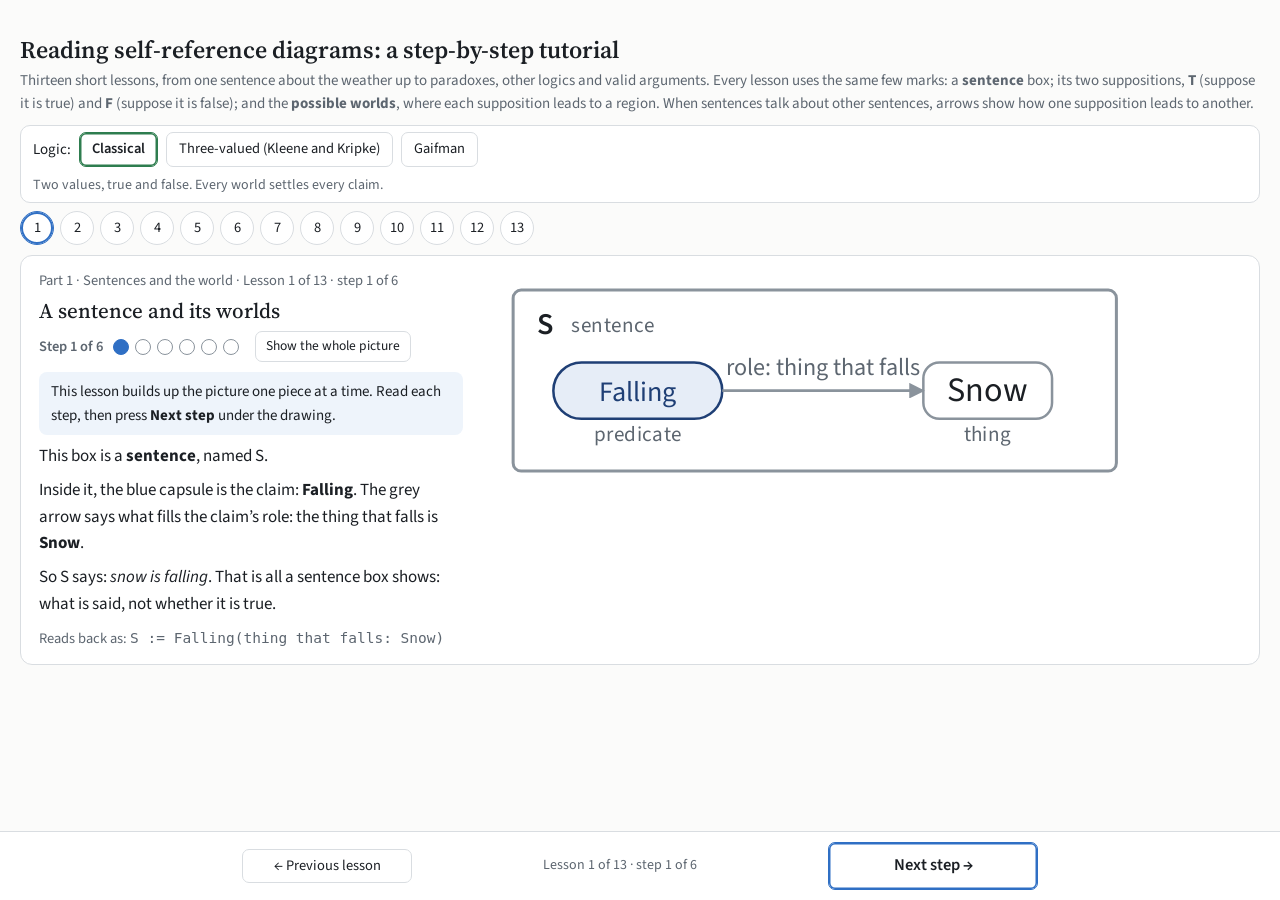
<file: tutorial.html>
<!doctype html>
<html lang="en">
<head>
<meta charset="utf-8">
<meta name="viewport" content="width=device-width, initial-scale=1, viewport-fit=cover">
<title>Reading self-reference diagrams: a tutorial</title>
<link rel="preconnect" href="https://fonts.googleapis.com">
<link rel="preconnect" href="https://fonts.gstatic.com" crossorigin>
<link href="https://fonts.googleapis.com/css2?family=Source+Sans+3:wght@400;600&family=Source+Serif+4:opsz,wght@8..60,500;8..60,600&display=swap" rel="stylesheet">
<style>
:root{--bg:#FBFBFA;--card:#FFFFFF;--ink:#1B1F24;--quiet:#5D6670;--line:#8A939C;--hair:#D9DDE1;--cap:#E6EDF7;--capline:#1F3F75;--capink:#1F3F75;--cut:#C93A32;--ref:#2F6FC4;--node:#F1F3F5;--fix:#2E7D4F;--fixbg:#E3F2E8;--cyc:#C2392F;--T:#2E7D4F;--F:#C46A1C;--ok:#2E7D4F;--bad:#C2392F;--op:#6B4FB8;--q:#1F8A80;--imp:#B03A7A;color-scheme:light;box-sizing:border-box;padding-top:env(safe-area-inset-top,0px);padding-bottom:env(safe-area-inset-bottom,0px)}
@media (prefers-color-scheme:dark){:root:not([data-theme="light"]){--bg:#121518;--card:#191D21;--ink:#E7EAED;--quiet:#9AA3AC;--line:#7D8790;--hair:#323941;--cap:#1F2F4D;--capline:#8FB0E6;--capink:#D7E3F7;--cut:#F07A70;--ref:#6EA6F0;--node:#232A31;--fix:#6CC795;--fixbg:#1C3226;--cyc:#F07A70;--T:#6CC795;--F:#F0A15C;--ok:#6CC795;--bad:#F07A70;--op:#A995E8;--q:#5CC8BD;--imp:#EC7FB0;color-scheme:dark}}
:root[data-theme="dark"]{--bg:#121518;--card:#191D21;--ink:#E7EAED;--quiet:#9AA3AC;--line:#7D8790;--hair:#323941;--cap:#1F2F4D;--capline:#8FB0E6;--capink:#D7E3F7;--cut:#F07A70;--ref:#6EA6F0;--node:#232A31;--fix:#6CC795;--fixbg:#1C3226;--cyc:#F07A70;--T:#6CC795;--F:#F0A15C;--ok:#6CC795;--bad:#F07A70;--op:#A995E8;--q:#5CC8BD;--imp:#EC7FB0;color-scheme:dark}
*{box-sizing:border-box}
html{scroll-padding-top:env(safe-area-inset-top,0px)}
body{margin:0;background:var(--bg);color:var(--ink);font-family:"Source Sans 3",system-ui,sans-serif;font-size:17px;line-height:1.55}
main{max-width:1040px;margin:0 auto;padding:36px 20px 64px}
h1{font-family:"Source Serif 4",Georgia,serif;font-weight:600;font-size:30px;line-height:1.2;margin:0 0 10px}
h2{font-family:"Source Serif 4",Georgia,serif;font-weight:500;font-size:21px;margin:0 0 2px}
.lede{color:var(--quiet);max-width:74ch;margin:0 0 8px}
.key{display:flex;flex-wrap:wrap;gap:8px 22px;color:var(--quiet);font-size:15px;margin:14px 0 28px}
.key svg{vertical-align:middle;margin-right:6px}
section{background:var(--card);border:1px solid var(--hair);border-radius:12px;padding:20px 22px;margin:0 0 18px}
.said{margin:0 0 14px;color:var(--quiet)}
.grid{display:grid;grid-template-columns:minmax(0,1.35fr) minmax(0,1fr);gap:24px;align-items:start}
.grid.wide{grid-template-columns:minmax(0,1fr)}
.grid.wide .states svg{max-width:420px}
.pair{display:grid;grid-template-columns:minmax(0,1fr) minmax(0,1fr);gap:22px;align-items:start}
@media (max-width:860px){.pair{grid-template-columns:minmax(0,1fr)}}
@media (max-width:780px){.grid{grid-template-columns:minmax(0,1fr)}}
h3{font-size:14px;font-weight:600;color:var(--quiet);margin:0 0 6px}
svg{display:block;width:100%;height:auto}
svg text{font-family:"Source Sans 3",system-ui,sans-serif;fill:var(--ink)}
.forms{margin:12px 0 0;font-size:15.5px;display:grid;grid-template-columns:auto minmax(0,1fr);gap:4px 12px}
.forms .k{color:var(--quiet)}
.forms code{font-family:"Source Sans 3",system-ui,sans-serif;font-size:15.5px;overflow-wrap:anywhere}
.ok{color:var(--ok);font-weight:600}.no{color:var(--bad);font-weight:600}
.verdicts{margin:10px 0 0;font-size:15.5px}
.notice{margin:14px 0 0;padding:10px 14px;border-left:3px solid var(--ref);background:color-mix(in srgb,var(--ref) 7%,transparent);font-size:16px}
.world{display:flex;flex-wrap:wrap;gap:8px;align-items:center;margin:10px 0 0;font-size:15px;color:var(--quiet)}
.hint{font-size:14px;color:var(--quiet);margin:6px 0 0}
button{font:inherit;font-size:14.5px;padding:5px 12px;border-radius:7px;border:1px solid var(--hair);background:var(--card);color:var(--ink);cursor:pointer}
button:hover{border-color:var(--line)}
button:focus-visible,.st:focus-visible{outline:2px solid var(--ref);outline-offset:2px}
.gedge{stroke:var(--line);stroke-width:1.3}
.gref{fill:none;stroke:var(--ref);stroke-width:1.8}
.gvar{fill:none;stroke:var(--q);stroke-width:1.6;stroke-dasharray:5 4}
.glab{font-size:12px;fill:var(--quiet)!important}
.greft{fill:var(--ref)!important}.gvart{fill:var(--q)!important}
.gtype{font-size:11px;fill:var(--quiet)!important;letter-spacing:.02em}
.gname{font-size:14px}
.gnode{stroke-width:1.3}
.g-sentence{fill:var(--node);stroke:var(--line);stroke-width:1.6}
.g-sentence.T{stroke:var(--T);stroke-width:3}.g-sentence.F{stroke:var(--F);stroke-width:3}.g-sentence.chg{stroke-dasharray:6 4}
.g-and{fill:color-mix(in srgb,var(--op) 14%,var(--card));stroke:var(--op)}
.g-not{fill:color-mix(in srgb,var(--cut) 10%,var(--card));stroke:var(--cut)}
.g-ex{fill:color-mix(in srgb,var(--q) 12%,var(--card));stroke:var(--q)}
.g-pred{fill:var(--cap);stroke:var(--capline)}
.g-pred.vT{fill:color-mix(in srgb,var(--T) 28%,var(--card));stroke:var(--T);stroke-width:2}
.g-pred.vF{fill:color-mix(in srgb,var(--F) 28%,var(--card));stroke:var(--F);stroke-width:2}
.g-thing{fill:none;stroke:var(--line)}
.views{display:flex;gap:8px;align-items:center;flex-wrap:wrap;margin:0 0 20px;font-size:15px;color:var(--quiet)}
.views button[aria-pressed="true"]{border-color:var(--ref);box-shadow:inset 0 0 0 1px var(--ref)}
.block{margin:0 0 14px}
.worldp{fill:color-mix(in srgb,var(--line) 10%,var(--card));stroke:var(--line);stroke-width:1.2}
.worldt{font-size:13.5px;font-weight:600}
.factb{fill:var(--card);stroke:var(--line);stroke-width:1.2}
.factt{font-size:13px}
.refa.onloop{stroke-width:3.2}
.sgn{stroke-width:1.4}.sgn.pos{fill:var(--card);stroke:var(--ref)}.sgn.neg{fill:var(--card);stroke:var(--cut)}
.sgnt{font-size:12px;font-weight:700}
.loops{margin:8px 0 0;font-size:15px;color:var(--quiet)}
.port.tv.not circle{fill:var(--card)!important;stroke:var(--line)!important;stroke-dasharray:3 3}.port.tv.not text{fill:var(--quiet)!important}
.port.tv.has circle{stroke-width:3}
.tvnote{font-size:12px;fill:var(--quiet)!important;font-style:italic}
.theory{display:flex;gap:8px;align-items:center;flex-wrap:wrap;margin:0 0 12px;font-size:15px;color:var(--quiet)}
.theory button[aria-pressed="true"]{border-color:var(--fix);box-shadow:inset 0 0 0 1px var(--fix)}
#tdesc{flex-basis:100%;font-size:14.5px}
.motion{margin:12px 0 0;padding:12px 14px;border:1px solid var(--hair);border-radius:10px;background:var(--card)}
.motion .mhead{display:flex;gap:8px;align-items:center;flex-wrap:wrap;font-size:15px;font-weight:600}
.motion p{margin:8px 0 0;font-size:15.5px}
.mstrip{margin:8px 0 0}.mrow{display:flex;gap:4px;align-items:center;margin:3px 0;font-size:14px}.mrow span:first-child{width:22px;color:var(--quiet)}
.chip{width:22px;height:20px;border-radius:5px;display:inline-flex;align-items:center;justify-content:center;font-size:12px;font-weight:700}
.chip.cT{background:color-mix(in srgb,var(--T) 22%,var(--card));color:var(--T)}.chip.cF{background:color-mix(in srgb,var(--F) 22%,var(--card));color:var(--F)}
.bx.gapbox{stroke:var(--cut);stroke-width:3;stroke-dasharray:8 5}
.tok{fill:var(--ref)}
@media (prefers-reduced-motion:reduce){.tok{display:none}}
.valid{margin:14px 0 0}.wgrid{display:grid;grid-template-columns:repeat(auto-fit,minmax(170px,1fr));gap:12px;margin:8px 0 0}
.wcell svg{max-width:220px}.wbg{fill:var(--card);stroke:var(--hair);stroke-width:2}.wbg.wprem{stroke:var(--ok);stroke-width:3}.wbg.wcounter{stroke:var(--bad);stroke-width:3.5}
.eul{fill:color-mix(in srgb,var(--cap) 60%,transparent);stroke:var(--capline);stroke-width:1.3;fill-opacity:.6}.eult{font-size:12px;fill:var(--capink)!important;font-weight:600}
.sdot{fill:var(--ink)}.sname{font-size:11px}
.wchips{margin:4px 0 0;display:flex;gap:4px;flex-wrap:wrap}.wchips .chip{width:auto;padding:0 6px}.wcap{font-size:13.5px;color:var(--quiet);margin:2px 0 0}.vline{margin:10px 0 0;font-size:16px}
.tether{fill:none;stroke:var(--line);stroke-width:1;stroke-dasharray:2 3;opacity:.8}
.imp{fill:none;stroke:var(--imp);stroke-width:1.6}
.imp.faint{opacity:.3}.imp.bad{stroke:var(--cyc);stroke-width:2.8}.imp.ok{stroke:var(--fix);stroke-dasharray:5 3;stroke-width:2}.imp.blocked{stroke:var(--line);stroke-dasharray:3 3;opacity:.8}
.imp.forced{stroke-width:3.4;opacity:1}
.mk-solid,.mk-faint{fill:var(--imp)}.mk-bad{fill:var(--cyc)}.mk-ok{fill:var(--fix)}.mk-blocked{fill:var(--line)}
.jn{stroke:var(--imp);stroke-width:2}.jn.both{fill:var(--imp)}.jn.oneof{fill:var(--card)}.jn.jbad{stroke:var(--cyc)}.jn.both.jbad{fill:var(--cyc)}
.port{cursor:pointer}.port circle{stroke-width:1.6}
.port.sent.T circle{fill:color-mix(in srgb,var(--T) 18%,var(--card));stroke:var(--T)}
.port.sent.F circle{fill:color-mix(in srgb,var(--F) 18%,var(--card));stroke:var(--F)}
.port.fact circle{fill:var(--cap);stroke:var(--capline)}
.port.ruled circle{fill:color-mix(in srgb,var(--line) 25%,var(--card))!important;stroke:var(--line)!important}
.port.fo circle{stroke:var(--ref)!important;stroke-width:3.5!important}
.port text{font-size:11.5px;font-weight:600}.port.ruled text{fill:var(--quiet)!important}
.slash{stroke:var(--line);stroke-width:1.4}
.check2{margin:4px 0 0}
.bx{fill:none;stroke:var(--line);stroke-width:1.5}
.bx.T{stroke:var(--T);stroke-width:3}.bx.F{stroke:var(--F);stroke-width:3}.bx.chg{stroke-dasharray:7 5}
.tag{font-weight:600;font-size:15px}
.badge{stroke-width:1.3}.bgood{fill:var(--fixbg);stroke:var(--fix)}.bbad{fill:color-mix(in srgb,var(--cyc) 14%,var(--card));stroke:var(--cyc)}
.badget{font-size:12.5px;font-weight:600}
.bpend{fill:var(--card);stroke:var(--line);stroke-dasharray:4 3}
.why{margin:12px 0 0}
.ptype{font-size:10.5px;fill:var(--quiet)!important;letter-spacing:.02em}
.cap{fill:var(--cap);stroke:var(--capline);stroke-width:1.25}
.cap.vT{fill:color-mix(in srgb,var(--T) 28%,var(--card));stroke:var(--T);stroke-width:2}
.cap.vF{fill:color-mix(in srgb,var(--F) 28%,var(--card));stroke:var(--F);stroke-width:2}
.explain{margin:10px 0 0;padding:10px 14px;background:var(--node);border-radius:8px;font-size:15.5px}
.explain p{margin:4px 0}
.capt{fill:var(--capink)!important;font-size:14px}
.ent{fill:none;stroke:var(--line);stroke-width:1.25}
.enc{fill:color-mix(in srgb,var(--cut) 5%,transparent);stroke:var(--cut);stroke-width:1.25;stroke-dasharray:5 4}
.enct{fill:var(--cut)!important;font-size:12px;font-weight:600}
.role{fill:var(--quiet)!important;font-size:12px}
.arr{fill:none;stroke:var(--line);stroke-width:1.3}
.refa{fill:none;stroke:var(--ref);stroke-width:1.8}
.loi{fill:none;stroke:var(--ink);stroke-width:4;stroke-linecap:round}
.st{cursor:pointer}
.st rect{stroke-width:1.2}
.st.sel rect{stroke:var(--ref)!important;stroke-width:3!important}
.wrect{fill:color-mix(in srgb,var(--line) 9%,var(--card));stroke:var(--line);stroke-width:1.3}
.wpanel{cursor:pointer}.wpanel.focus .wrect{stroke:var(--ref);stroke-width:2.6}
.wpanel:focus-visible .wrect{stroke:var(--ref);stroke-width:3}
.wtitle{font-weight:600;font-size:14px}.wdesc{font-size:12.5px;fill:var(--quiet)!important}
.fcap{fill:var(--cap);stroke:var(--capline);stroke-width:1.2}.fcapt{fill:var(--capink)!important;font-size:13px}
.farr{stroke:var(--line);stroke-width:1.2;fill:none}.frole{font-size:11px;fill:var(--quiet)!important}
.fthing{fill:var(--card);stroke:var(--line);stroke-width:1.2}
.frow.absent .fcap,.frow.absent .farr{stroke-dasharray:4 3;opacity:.5}.frow.absent .fcapt{opacity:.5}.fabs{font-size:11.5px;font-style:italic;fill:var(--quiet)!important}
.barend{stroke-width:2.6}
.tline{fill:none;stroke-width:3}.tline.tT{stroke:var(--T)}.tline.tF{stroke:var(--F)}.tline.tE{stroke:var(--line);stroke-dasharray:6 4}.tline.tX{stroke:var(--cyc);stroke-dasharray:6 4}
.tchip{stroke-width:1.2}.tchip.tT{fill:color-mix(in srgb,var(--T) 16%,var(--card));stroke:var(--T)}.tchip.tF{fill:color-mix(in srgb,var(--F) 16%,var(--card));stroke:var(--F)}.tchip.tE{fill:var(--card);stroke:var(--line)}.tchip.tX{fill:color-mix(in srgb,var(--cyc) 12%,var(--card));stroke:var(--cyc)}
.tchipt{font-size:12px;font-weight:600}
.world button[aria-pressed="true"]{border-color:var(--ref);box-shadow:inset 0 0 0 1px var(--ref)}
.reqlab{font-size:11.5px;font-style:italic;fill:var(--imp)!important}
.stepnav{display:flex;gap:8px;margin:12px 0 4px}
.stepnav .primary{border-color:var(--ref);box-shadow:inset 0 0 0 1px var(--ref);font-weight:600}
.stepmarks{display:flex;align-items:center;gap:6px;flex-wrap:wrap;margin:4px 0 10px;font-size:14.5px;color:var(--quiet)}
.stepmarks span{margin-right:4px;font-weight:600}
.smark{width:16px;height:16px;padding:0;border-radius:50%;border:1.5px solid var(--line);background:var(--card)}
.smark.done{background:color-mix(in srgb,var(--ref) 35%,var(--card));border-color:var(--ref)}
.smark.cur{background:var(--ref);border-color:var(--ref)}
.showall{margin-left:10px;font-size:13.5px;padding:4px 10px}
.stephint{margin:4px 0 8px;padding:8px 12px;border-radius:8px;background:color-mix(in srgb,var(--ref) 8%,transparent);font-size:15px}
.bignav{display:flex;align-items:center;gap:12px;margin:10px 0 6px}
.bignav .big{font-size:16.5px;padding:10px 22px;font-weight:600;border-color:var(--ref);box-shadow:inset 0 0 0 1.5px var(--ref)}
.donemsg{color:var(--ok);font-weight:600}
.fneg{fill:color-mix(in srgb,var(--cut) 6%,transparent);stroke:var(--cut);stroke-width:1.25;stroke-dasharray:5 4}
.fnegt{font-size:11.5px;font-weight:600;fill:var(--cut)!important}
.rmark circle{stroke-width:1.4}.rmark.ok circle{fill:var(--card);stroke:var(--ok)}.rmark.bad circle{fill:var(--card);stroke:var(--bad)}
.rmark text{font-size:11px;font-weight:700}.rmark.ok text{fill:var(--ok)!important}.rmark.bad text{fill:var(--bad)!important}
.cellr{fill:var(--card);stroke:var(--hair);stroke-width:1.3}
.cell.inT .cellr{fill:color-mix(in srgb,var(--T) 10%,var(--card));stroke:var(--T);stroke-width:2}
.cell.inF .cellr{fill:color-mix(in srgb,var(--F) 10%,var(--card));stroke:var(--F);stroke-width:2}
.regT{fill:none;stroke:var(--T);stroke-width:3}.regF{fill:none;stroke:var(--F);stroke-width:3}
.colh,.rowh{font-size:13px;font-weight:600;fill:var(--quiet)!important}.spacet{font-size:13px;fill:var(--quiet)!important;font-style:italic}
.fthingt{font-size:12.5px}
.rchip.cT2{fill:color-mix(in srgb,var(--T) 14%,var(--card));stroke:var(--T);stroke-width:1.4}.rchip.cF2{fill:color-mix(in srgb,var(--F) 14%,var(--card));stroke:var(--F);stroke-width:1.4}
.chipt{font-size:12.5px;font-weight:600}
.lead{stroke:var(--T);stroke-width:1.2;stroke-dasharray:3 3;fill:none}
.wpt circle{fill:var(--ref)}.wpt text{font-size:12px;font-weight:600;fill:var(--ref)!important}

.cell.inN .cellr{fill:color-mix(in srgb,var(--line) 14%,var(--card));stroke:var(--line);stroke-width:2;stroke-dasharray:6 4}
.rchip.cN2{fill:color-mix(in srgb,var(--line) 14%,var(--card));stroke:var(--line);stroke-width:1.4;stroke-dasharray:5 3}
.unset{font-size:12px;font-style:italic;fill:var(--quiet)!important}
.logic{display:flex;flex-wrap:wrap;gap:8px;align-items:center;margin:0 0 14px;padding:10px 14px;border:1px solid var(--hair);border-radius:10px;background:var(--card);font-size:15px}
.logic button[aria-pressed="true"]{border-color:var(--fix);box-shadow:inset 0 0 0 1.5px var(--fix);font-weight:600}
#logicdesc{flex-basis:100%;color:var(--quiet);font-size:14px}
.cell.inB .cellr{fill:color-mix(in srgb,var(--T) 8%,var(--card));stroke:var(--T);stroke-width:2}.cellr2{fill:none;stroke:var(--F);stroke-width:2}
.cell.prem .cellr{stroke:var(--T);stroke-width:3}.cell.counter .cellr{stroke:var(--bad);stroke-width:3.5;fill:color-mix(in srgb,var(--bad) 7%,var(--card))}
.rchip.cB2{fill:color-mix(in srgb,var(--T) 10%,var(--card));stroke:var(--F);stroke-width:1.4}.rchip.cX2{fill:color-mix(in srgb,var(--bad) 10%,var(--card));stroke:var(--bad);stroke-width:1.4}
.cstat{font-size:12px;font-weight:600;fill:var(--ink)!important}
.tgt{fill:none;stroke:var(--imp);stroke-width:1.6;stroke-dasharray:6 4}
.tgtall{fill:none;stroke:var(--imp);stroke-width:1.6;stroke-dasharray:6 4}
.tgtl{font-size:12px;font-style:italic;fill:var(--imp)!important;font-weight:600}
.empty{fill:var(--card);stroke:var(--bad);stroke-width:1.6;stroke-dasharray:5 4}.emptyt{font-size:12.5px;fill:var(--bad)!important;font-weight:600}
.key{font-size:13px;fill:var(--quiet)!important}.kT{fill:var(--T)!important;font-weight:700}.kF{fill:var(--F)!important;font-weight:700}.kN{fill:var(--line)!important;font-weight:700}.kX{fill:var(--bad)!important;font-weight:700}

.tgtset{fill:color-mix(in srgb,var(--ref) 6%,transparent);stroke:var(--ref);stroke-width:2;stroke-dasharray:7 4}.setl{font-size:12.5px;font-style:italic;font-weight:700;fill:var(--ref)!important}

main{max-width:1500px!important}
.lgrid{display:grid;grid-template-columns:minmax(320px,0.85fr) minmax(0,1.5fr);gap:30px;align-items:start}
.lt .ltext{max-width:none!important}
.lf{position:sticky;top:10px;max-height:calc(100vh - 20px);overflow-y:auto}
.lf svg.fit{display:block;width:100%;height:auto;max-height:calc(100vh - 60px)}
@media (max-width:980px){.lgrid{grid-template-columns:minmax(0,1fr)}.lf{position:static;max-height:none}.lf svg.fit{max-height:none}}
.lede{max-width:none!important}

h1{font-size:24px!important;margin:0 0 4px!important}
.lede{font-size:15px;margin:0 0 10px!important}
.logic{margin:0 0 8px!important;padding:6px 12px!important}
.lnav{margin:0 0 10px!important}
#lesson{scroll-margin-top:6px;padding:14px 18px!important}
.lf svg.fit{max-height:calc(100vh - 40px)!important}
.lt h2{margin:2px 0 4px}
.stephint{margin:2px 0 6px!important}

#navbar #navback{width:170px;min-width:0}
#navbar .big{width:210px;min-width:0}
#navinfo{width:380px;min-width:0;white-space:nowrap;overflow:hidden;text-overflow:ellipsis}
@media (max-width:600px){#navinfo{display:none}#navbar #navback{width:140px}#navbar .big{width:170px}}

#navbar{position:fixed;left:0;right:0;bottom:0;z-index:20;display:flex;align-items:center;justify-content:center;gap:18px;padding:10px 16px calc(10px + env(safe-area-inset-bottom,0px));background:color-mix(in srgb,var(--card) 94%,transparent);backdrop-filter:blur(6px);border-top:1px solid var(--hair)}
#navbar .big{font-size:16.5px;padding:10px 0;font-weight:600;border-color:var(--ref);box-shadow:inset 0 0 0 1.5px var(--ref)}
#navinfo{color:var(--quiet);font-size:14px;text-align:center}
body{padding-bottom:80px}
.lf{max-height:calc(100vh - 90px)!important}
.lf svg.fit{max-height:calc(100vh - 110px)!important}
@media (max-width:600px){#navbar{gap:10px}}

.eqv{stroke:var(--line);stroke-width:1.6;fill:none}.eqvc{fill:var(--card);stroke:var(--line);stroke-width:1.4}.eqvt{font-size:15px;font-weight:700}.eqvl{font-size:11px;font-style:italic;fill:var(--quiet)!important}

.empty.emptyn{stroke:var(--line)}.emptyt.emptynt{fill:var(--quiet)!important}
.fbox{fill:none;stroke-width:4}.fbox.fT{stroke:var(--T)}.fbox.fF{stroke:var(--F)}
.fchip rect{stroke-width:1.5}.fchip.fT rect{fill:color-mix(in srgb,var(--T) 16%,var(--card));stroke:var(--T)}.fchip.fF rect{fill:color-mix(in srgb,var(--F) 16%,var(--card));stroke:var(--F)}
.fchip text{font-size:13px;font-weight:700}
.ftok.fT{fill:var(--T)}.ftok.fF{fill:var(--F)}
.fenc{fill:color-mix(in srgb,var(--cut) 10%,transparent);stroke:var(--cut);stroke-width:3.5}
.flowctl{display:flex;gap:10px;align-items:center;margin:10px 0 6px}.flowctl .primary{border-color:var(--ref);box-shadow:inset 0 0 0 1.5px var(--ref);font-weight:600}.fpass{color:var(--quiet);font-size:14px}
.fmsg{margin:6px 0 8px;font-size:15.5px;min-height:3.2em}
@media (prefers-reduced-motion:reduce){.ftok{display:none}}

.farrow{font-size:18px;font-weight:700;fill:var(--quiet)!important}
.fpath{fill:none;stroke:none}
.ftok{stroke:var(--card);stroke-width:2.5}
.fwire{fill:none;stroke:var(--line);stroke-width:7;stroke-linecap:round;stroke-linejoin:round;opacity:.25}
.ffill{fill:none;stroke-width:7;stroke-linecap:round;stroke-linejoin:round;opacity:.85}.ffill.fT{stroke:var(--T)}.ffill.fF{stroke:var(--F)}
.fwire.flowdash{stroke:var(--card);stroke-width:2.2;opacity:.9;stroke-dasharray:4 10;animation:fmarch 0.9s linear infinite}
@keyframes fmarch{to{stroke-dashoffset:-14}}
@media (prefers-reduced-motion:reduce){.fwire.flowdash{animation:none}}
.fenc{fill:color-mix(in srgb,var(--cut) 12%,transparent);stroke:var(--cut);stroke-width:3.5;transition:opacity .25s}

.fwire{stroke-width:9!important}.ffill{stroke-width:9!important}
.ftrace{display:flex;flex-wrap:wrap;align-items:center;gap:6px;margin:8px 0 4px}
.tchipx{padding:4px 12px;border-radius:13px;font-size:14px;font-weight:700;border:1.5px solid var(--line);background:var(--card)}
.tchipx.fT{border-color:var(--T);background:color-mix(in srgb,var(--T) 16%,var(--card))}.tchipx.fF{border-color:var(--F);background:color-mix(in srgb,var(--F) 16%,var(--card))}
.tchipx.off{border-color:var(--hair);background:var(--card);color:var(--quiet);font-weight:500}
.farrowx{color:var(--quiet);font-weight:700}

.fwire.flowdash{stroke-width:1.6!important;opacity:.7!important;stroke-dasharray:3 9!important}
.froute{fill:none;stroke:var(--line);stroke-width:1.5;stroke-dasharray:3 5;opacity:.7}
.fhid{fill:none;stroke:none}
.fdot circle{stroke:var(--card);stroke-width:2.5}.fdot.fT circle{fill:var(--T)}.fdot.fF circle{fill:var(--F)}
.fdot text{font-size:13px;font-weight:800;fill:#fff!important}
.port{transition:opacity .3s}

.fenc{transition:opacity .2s}

.lnav{display:flex;align-items:center;gap:10px;flex-wrap:wrap;margin:0 0 18px}
#dots{display:flex;gap:6px;flex-wrap:wrap}
#dots button{width:34px;height:34px;padding:0;border-radius:50%}
#dots button[aria-current="step"]{border-color:var(--ref);box-shadow:inset 0 0 0 2px var(--ref)}
#dots button.done{background:color-mix(in srgb,var(--ok) 16%,var(--card))}
.lpart{color:var(--quiet);font-size:14.5px;margin:0 0 2px}
.ltext{max-width:72ch;margin:8px 0}
.tryit{margin:14px 0 0;padding:10px 14px;border-left:3px solid var(--ref);background:color-mix(in srgb,var(--ref) 7%,transparent)}
.quiz{margin:14px 0 0;padding:12px 14px;border:1px solid var(--hair);border-radius:10px}
.quiz p{margin:0 0 8px}.qopts{display:flex;flex-wrap:wrap;gap:8px}
.qopts button.right{border-color:var(--ok);background:color-mix(in srgb,var(--ok) 14%,var(--card))}
.qopts button.wrong{border-color:var(--bad);background:color-mix(in srgb,var(--bad) 12%,var(--card))}
.qfb{margin:10px 0 0}.qfb.ok{color:var(--ok)}.qfb.no{color:var(--bad)}
.readback{color:var(--quiet);font-size:14.5px;margin:10px 0 0}
.pager{display:flex;justify-content:space-between;margin:22px 0 0}
</style>
</head>
<body>
<main>
<h1>Reading self-reference diagrams: a step-by-step tutorial</h1>
<p class="lede">Thirteen short lessons, from one sentence about the weather up to paradoxes, other logics and valid arguments. Every lesson uses the same few marks: a <b>sentence</b> box; its two suppositions, <b>T</b> (suppose it is true) and <b>F</b> (suppose it is false); and the <b>possible worlds</b>, where each supposition leads to a region. When sentences talk about other sentences, arrows show how one supposition leads to another.</p>
<div class="logic" id="logic" role="group" aria-label="Which logic">Logic: <button data-l="classical">Classical</button><button data-l="kripke">Three-valued (Kleene and Kripke)</button><button data-l="gaifman">Gaifman</button><span id="logicdesc"></span></div>
<div class="lnav"><div id="dots" role="navigation" aria-label="Lessons"></div></div>
<section id="lesson" aria-live="polite"></section>
<div id="navbar" role="navigation" aria-label="Step navigation"><button id="navback">← Back a step</button><span id="navinfo"></span><button id="navnext" class="primary big">Next step →</button></div>

</main>
<script>

// ---------- drawings: geometry plus labels only ----------
const R=(x,y,w,h)=>({x,y,w,h});
const EX=[
{id:'snow',title:'1 · Snow is falling',said:'S: “Snow is falling.”',vb:[0,0,330,110],
 boxes:[{n:'S',r:R(10,10,300,90)}],caps:[{id:'c1',p:'Falling',r:R(30,46,84,28)}],ents:[{n:'Snow',r:R(214,46,64,28)}],encs:[],lines:[],
 arrows:[{from:'c1',role:'thing that falls',to:[214,60],lab:[164,52]}],
 sym:'S := Falling(thing that falls: Snow)',note:'No arrow leads back into a sentence, so there is no loop: one green state.'},
{id:'truth',title:'2 · This sentence is true',said:'S: “This sentence is true.”',vb:[0,0,330,110],
 boxes:[{n:'S',r:R(10,10,300,90)}],caps:[{id:'c1',p:'IsTrue',r:R(30,46,84,28)}],ents:[],encs:[],lines:[],
 arrows:[{from:'c1',role:'bearer',to:[310,60],lab:[212,52]}],
 sym:'S := IsTrue(bearer: S)',note:'The arrow from S lands on S itself: a loop with no “not” on it. Both states are green: two answers, nothing to choose between them.'},
{id:'liar',title:'3 · This sentence is false',said:'S: “This sentence is false.”',vb:[0,0,330,130],
 boxes:[{n:'S',r:R(10,10,300,110)}],caps:[{id:'c1',p:'IsTrue',r:R(40,58,84,28)}],ents:[],encs:[{r:R(24,36,130,72)}],lines:[],
 arrows:[{from:'c1',role:'bearer',to:[310,72],lab:[232,64]}],
 sym:'S := ¬IsTrue(bearer: S)',note:'The same loop, but it passes out through a “not”. The two states point at each other in red: no answer holds still.'},
{id:'ab',title:'4 · A and B',said:'A: “B is false.”  B: “A is true.”',vb:[0,0,440,140],
 boxes:[{n:'A',r:R(10,10,170,120)},{n:'B',r:R(260,10,170,120)}],caps:[{id:'c1',p:'IsTrue',r:R(36,58,84,28)},{id:'c2',p:'IsTrue',r:R(330,80,84,28)}],ents:[],encs:[{r:R(22,36,130,72)}],lines:[],
 arrows:[{from:'c1',role:'bearer',to:[260,72],lab:[220,64]},{from:'c2',role:'bearer',to:[180,94],lab:[220,112]}],
 sym:'A := ¬IsTrue(bearer: B); B := IsTrue(bearer: A)',note:'Neither formula mentions itself, so the loop is hidden in the symbols. In the drawing the two arrows form a loop through one “not”, and the states go round a red square.'},
{id:'n5a',title:'5a · A liar inside a sentence',said:'S: “Q is false,” where Q: “Q is false.”',vb:[0,0,550,190],
 boxes:[{n:'S',r:R(10,10,520,170)},{n:'Q',r:R(250,34,270,130)}],caps:[{id:'c1',p:'IsTrue',r:R(40,82,84,28)},{id:'c2',p:'IsTrue',r:R(280,86,84,28)}],ents:[],encs:[{r:R(24,60,150,72)},{r:R(264,64,130,72)}],lines:[],
 arrows:[{from:'c1',role:'bearer',to:[250,96],lab:[212,88]},{from:'c2',role:'bearer',to:[520,100],lab:[456,92]}],
 sym:'S := ¬IsTrue(bearer: Q); Q := ¬IsTrue(bearer: Q)',note:'Q is the liar, drawn inside S. S’s own arrow only leads into Q’s loop, so S is on no loop of its own: it inherits Q’s paradox rather than being one.'},
{id:'n5b',title:'5b · A loop inside a loop',said:'S: “Q is false,” where Q: “Q is true and S is true.”',vb:[0,0,550,210],
 boxes:[{n:'S',r:R(10,10,520,190)},{n:'Q',r:R(250,34,270,150)}],caps:[{id:'c1',p:'IsTrue',r:R(40,92,84,28)},{id:'c2',p:'IsTrue',r:R(270,60,84,28)},{id:'c3',p:'IsTrue',r:R(270,120,84,28)}],ents:[],encs:[{r:R(24,70,150,72)}],lines:[],
 arrows:[{from:'c1',role:'bearer',to:[250,106],lab:[212,98]},{from:'c2',role:'bearer',to:[520,74],lab:[430,66]},{from:'c3',role:'bearer',to:[530,134],lab:[430,126]}],
 sym:'S := ¬IsTrue(bearer: Q); Q := IsTrue(bearer: Q) ∧ IsTrue(bearer: S)',note:'Two loops, one through a “not”. Counting “not”s in the formulas would suggest a paradox, but every state leads to one green answer.'},
{id:'mixed',title:'6 · Snow, and this sentence is false',said:'S: “Snow is falling, and this sentence is false.”',vb:[0,0,350,160],
 boxes:[{n:'S',r:R(10,10,320,140)}],caps:[{id:'c1',p:'Falling',r:R(30,36,84,28)},{id:'c2',p:'IsTrue',r:R(40,98,84,28)}],ents:[{n:'Snow',r:R(230,36,64,28)}],encs:[{r:R(24,78,130,62)}],lines:[],
 arrows:[{from:'c1',role:'thing that falls',to:[230,50],lab:[172,42]},{from:'c2',role:'bearer',to:[330,112],lab:[250,104]}],
 sym:'S := Falling(thing that falls: Snow) ∧ ¬IsTrue(bearer: S)',note:'Change the world below: the same drawing gives a red cycle with snow and a green answer without. The verdict depends on the world, which the formula alone does not show.'},
{id:'king-a',title:'7A · The king of France is not bald: denying the whole',said:'N: “It is not the case that something is king of France and bald.”',vb:[0,0,660,150],
 boxes:[{n:'N',r:R(10,10,640,130)}],caps:[{id:'c1',p:'KingOfFrance',r:R(44,62,120,28)},{id:'c2',p:'Bald',r:R(520,62,72,28)}],ents:[],encs:[{r:R(24,38,610,92)}],
 lines:[{id:'x',pts:[[164,76],[520,76]],attach:[{cap:'c1',role:'thing that is king of France',lab:[262,66]},{cap:'c2',role:'bald thing',lab:[470,66]}]}],arrows:[],
 sym:'N := ¬∃x (KingOfFrance(thing that is king of France: x) ∧ Bald(bald thing: x))',note:'The “not” enclosure contains the whole heavy line, so the denial covers “something is king of France and bald”. Compare 7B.'},
{id:'king-b',title:'7B · The king of France is not bald: denying only baldness',said:'N: “Something is king of France and is not bald.”',vb:[0,0,660,140],
 boxes:[{n:'N',r:R(10,10,640,120)}],caps:[{id:'c1',p:'KingOfFrance',r:R(30,62,120,28)},{id:'c2',p:'Bald',r:R(520,62,72,28)}],ents:[],encs:[{r:R(380,30,250,90)}],
 lines:[{id:'x',pts:[[150,76],[520,76]],attach:[{cap:'c1',role:'thing that is king of France',lab:[262,66]},{cap:'c2',role:'bald thing',lab:[470,66]}]}],arrows:[],
 sym:'N := ∃x (KingOfFrance(thing that is king of France: x) ∧ ¬Bald(bald thing: x))',note:'Here the heavy line starts outside the enclosure, so “something” is asserted, and only Bald is denied. The whole difference from 7A is where the enclosure sits relative to the line; symbolically, whether ¬ comes before or after ∃.'},
{id:'soc-a',title:'8A · All men are mortal; Socrates is a man; so Socrates is mortal',said:'P1: “Every man is mortal.” P2: “Socrates is a man.” C (the conclusion): “Socrates is mortal.”',vb:[0,0,700,262],argument:{premises:['P1','P2'],conclusion:'C'},
 boxes:[{n:'P1',r:R(10,10,560,130)},{n:'P2',r:R(10,160,330,90)},{n:'C',r:R(350,160,340,90)}],
 caps:[{id:'c1',p:'Man',r:R(50,72,84,28)},{id:'c2',p:'Mortal',r:R(440,72,90,28)},{id:'c3',p:'Man',r:R(28,200,84,28)},{id:'c4',p:'Mortal',r:R(366,200,84,28)}],
 ents:[{n:'Socrates',r:R(236,200,92,28)},{n:'Socrates',r:R(586,200,92,28)}],encs:[{r:R(24,40,530,92)},{r:R(320,50,224,74)}],
 lines:[{id:'x',pts:[[134,86],[440,86]],attach:[{cap:'c1',role:'thing that is a man',lab:[227,76]},{cap:'c2',role:'mortal thing',lab:[385,112]}]}],
 arrows:[{from:'c3',role:'thing that is a man',to:[236,214],lab:[174,206]},{from:'c4',role:'mortal thing',to:[586,214],lab:[518,206]}],
 sym:'P1 := ¬∃x (Man(thing that is a man: x) ∧ ¬Mortal(mortal thing: x)); P2 := Man(thing that is a man: Socrates); C := Mortal(mortal thing: Socrates)',
 note:'“Every man is mortal” is drawn Peirce’s way, as “nothing is a man without being mortal”: the heavy line starts inside one “not” and runs into a second. That reads as ∀x (Man(x) → Mortal(x)). The worlds below check validity: in every world where both premises are true, the conclusion is true too.'},
{id:'soc-b',title:'8B · All men are mortal; Socrates is mortal; so Socrates is a man',said:'P1: “Every man is mortal.” P2: “Socrates is mortal.” C (the conclusion): “Socrates is a man.”',vb:[0,0,700,262],argument:{premises:['P1','P2'],conclusion:'C'},
 boxes:[{n:'P1',r:R(10,10,560,130)},{n:'P2',r:R(10,160,330,90)},{n:'C',r:R(350,160,340,90)}],
 caps:[{id:'c1',p:'Man',r:R(50,72,84,28)},{id:'c2',p:'Mortal',r:R(440,72,90,28)},{id:'c3',p:'Mortal',r:R(28,200,84,28)},{id:'c4',p:'Man',r:R(366,200,84,28)}],
 ents:[{n:'Socrates',r:R(236,200,92,28)},{n:'Socrates',r:R(586,200,92,28)}],encs:[{r:R(24,40,530,92)},{r:R(320,50,224,74)}],
 lines:[{id:'x',pts:[[134,86],[440,86]],attach:[{cap:'c1',role:'thing that is a man',lab:[227,76]},{cap:'c2',role:'mortal thing',lab:[385,112]}]}],
 arrows:[{from:'c3',role:'mortal thing',to:[236,214],lab:[174,206]},{from:'c4',role:'thing that is a man',to:[586,214],lab:[518,206]}],
 sym:'P1 := ¬∃x (Man(thing that is a man: x) ∧ ¬Mortal(mortal thing: x)); P2 := Mortal(mortal thing: Socrates); C := Man(thing that is a man: Socrates)',
 note:'The same first premise, but the argument runs backwards: being mortal does not make Socrates a man. The worlds below find a counter-model: a world where both premises are true and the conclusion is false.'}

];
// ---------- world ----------
const W={snow:true,king:false,bald:false,man:true,mortal:true};
const WTXT={man:v=>v?'Socrates is a man':'Socrates is not a man',mortal:v=>v?'Socrates is mortal':'Socrates is not mortal',snow:v=>v?'Snow is falling':'Snow is not falling',king:v=>v?'There is a king of France':'There is no king of France',bald:v=>v?'He is bald':'He is not bald'};
function world(ex){if(ex&&ex.argument)return {D:['soc'],ent:{Socrates:'soc'},holds:{Man:d=>d==='soc'&&W.man,Mortal:d=>d==='soc'&&W.mortal}};const king=ex&&ex.caps.some(c=>c.p==='KingOfFrance');const D=king?(W.king?['k']:[]):['snow'];return {D,ent:{Snow:'snow'},holds:{Falling:d=>d==='snow'&&W.snow,KingOfFrance:d=>d==='k',Bald:d=>d==='k'&&W.bald}};}
// ---------- read back from geometry ----------
const inside=(a,b)=>a.x>=b.x&&a.y>=b.y&&a.x+a.w<=b.x+b.w&&a.y+a.h<=b.y+b.h&&!(a.x===b.x&&a.y===b.y&&a.w===b.w&&a.h===b.h);
const ptIn=(p,b)=>p[0]>b.x&&p[0]<b.x+b.w&&p[1]>b.y&&p[1]<b.y+b.h;
const onEdge=(p,b)=>{const e=2.5;const inX=p[0]>=b.x-e&&p[0]<=b.x+b.w+e,inY=p[1]>=b.y-e&&p[1]<=b.y+b.h+e;return inX&&inY&&(Math.abs(p[0]-b.x)<=e||Math.abs(p[0]-b.x-b.w)<=e||Math.abs(p[1]-b.y)<=e||Math.abs(p[1]-b.y-b.h)<=e);};
function readBack(ex){
 const regions=[...ex.boxes.map(b=>({kind:'box',n:b.n,r:b.r})),...ex.encs.map((e,i)=>({kind:'enc',i,r:e.r}))];
 const area=r=>r.w*r.h;
 const parentOf=r=>regions.filter(g=>inside(r,g.r)).sort((a,b)=>area(a.r)-area(b.r))[0];
 const regionAt=p=>regions.filter(g=>ptIn(p,g.r)).sort((a,b)=>area(a.r)-area(b.r))[0];
 const depth=g=>regions.filter(h=>inside(g.r,h.r)).length;
 regions.forEach(g=>g.parent=parentOf(g.r));
 ex.caps.forEach(c=>c.parent=parentOf(c.r));
 ex.lines.forEach(l=>{const rs=l.pts.map(regionAt);l.scope=rs.sort((a,b)=>depth(a)-depth(b))[0];});
 const term=(a)=>{const ent=ex.ents.find(e=>onEdge(a.to,e.r)||ptIn(a.to,e.r));if(ent)return {kind:'entity',name:ent.n};
  const bx=ex.boxes.filter(b=>onEdge(a.to,b.r)).sort((p,q)=>area(p.r)-area(q.r))[0];if(bx)return {kind:'sentence',name:bx.n};return {kind:'?',name:'?'};};
 const atom=c=>{const args=[];const _cid=c.id;ex.arrows.filter(a=>a.from===c.id).forEach(a=>args.push([a.role,term(a)]));ex.lines.forEach(l=>l.attach.filter(t=>t.cap===c.id).forEach(t=>args.push([t.role,{kind:'var',name:l.id}])));return {t:'atom',p:c.p,args,cid:_cid};};
 const readArea=g=>{const parts=[];
  ex.caps.filter(c=>c.parent===g).forEach(c=>parts.push({y:c.r.y+c.r.h/2,x:c.r.x,f:atom(c)}));
  regions.filter(h=>h.kind==='enc'&&h.parent===g).forEach(h=>parts.push({y:h.r.y+h.r.h/2,x:h.r.x,f:{t:'not',a:readArea(h)}}));
  parts.sort((a,b)=>Math.abs(a.y-b.y)<30?a.x-b.x:a.y-b.y);
  let f=parts.length===0?{t:'top'}:parts.length===1?parts[0].f:{t:'and',xs:parts.map(p=>p.f)};
  ex.lines.filter(l=>l.scope===g).forEach(l=>{f={t:'ex',v:l.id,a:f};});
  return f;};
 const defs={};regions.filter(g=>g.kind==='box').forEach(g=>defs[g.n]=readArea(g));
 const info={};ex.caps.forEach(c=>{const box=ex.boxes.filter(b=>inside(c.r,b.r)).sort((a,b)=>area(a.r)-area(b.r))[0];
  const negs=ex.encs.filter(e=>inside(c.r,e.r)&&inside(e.r,box.r)).length;info[c.id]={atom:atom(c),negs,sent:box.n};});
 defs.__info=info;return defs;
}
function show(f,top){switch(f.t){
 case 'top':return '⊤';
 case 'atom':return f.p+'('+f.args.map(([r,t])=>r+': '+t.name).join(', ')+')';
 case 'not':return '¬'+(f.a.t==='and'?'('+show(f.a)+')':show(f.a));
 case 'and':return f.xs.map(x=>show(x)).join(' ∧ ');
 case 'ex':return '∃'+f.v+' ('+show(f.a)+')';}}
const norm=s=>s.replace(/\s+/g,' ').trim();
// ---------- evaluate, revise, verdicts ----------
function ev(f,st,M,env){switch(f.t){
 case 'top':return true;
 case 'not':return !ev(f.a,st,M,env);
 case 'and':return f.xs.every(x=>ev(x,st,M,env));
 case 'ex':return M.D.some(d=>ev(f.a,st,M,{...env,[f.v]:d}));
 case 'atom':{if(f.p==='IsTrue')return st[f.args[0][1].name];const t=f.args[0][1];const d=t.kind==='var'?env[t.name]:M.ent[t.name];return d!==undefined&&M.holds[f.p](d);}}}
function refs(f,out=new Set()){if(f.t==='atom'&&f.p==='IsTrue')out.add(f.args[0][1].name);else if(f.a)refs(f.a,out);else if(f.xs)f.xs.forEach(x=>refs(x,out));return out;}
function verdicts(defs,M){const names=Object.keys(defs);const R={};names.forEach(n=>R[n]=refs(defs[n]));
 const reach=n=>{const seen=new Set([n]),q=[n];while(q.length){const m=q.pop();R[m].forEach(k=>{if(!seen.has(k)){seen.add(k);q.push(k);}});}return [...seen];};
 const onCycle=n=>{const seen=new Set(),q=[...R[n]];while(q.length){const m=q.pop();if(m===n)return true;if(seen.has(m))continue;seen.add(m);R[m].forEach(k=>q.push(k));}return false;};
 const out={};names.forEach(n=>{const sub=reach(n);const fps=[];
  for(let m=0;m<(1<<sub.length);m++){const st={};sub.forEach((s,k)=>st[s]=!!(m>>k&1));if(sub.every(s=>ev(defs[s],st,M,{})===st[s]))fps.push(st);}
  if(!fps.length)out[n]=onCycle(n)?'paradox':'inherits a paradox';else{const vs=new Set(fps.map(s=>s[n]));out[n]=vs.size===2?'either':vs.has(true)?'true':'false';}});
 return out;}
// ---------- drawing ----------
const esc=s=>s.replace(/&/g,'&amp;').replace(/</g,'&lt;');
function drawContent(ex,sel,info,M,V,IMP,ANIM,GAPS){
 const [vx,vy,vw0,vh0]=ex.vb;const vw=IMP?Math.max(vw0,IMP.lay.width-vx):vw0,vh=IMP?IMP.lay.height:vh0;let s=`<svg viewBox="${vx} ${vy} ${vw} ${vh}" style="max-width:${Math.round(vw*1.35)}px" role="img" aria-label="Drawing of ${esc(ex.sym)}"><defs><marker id="ma-${ex.id}" viewBox="0 0 10 10" refX="9" refY="5" markerWidth="6" markerHeight="6" orient="auto-start-reverse"><path d="M0 0L10 5L0 10z" fill="var(--line)"/></marker><marker id="mr-${ex.id}" viewBox="0 0 10 10" refX="9" refY="5" markerWidth="6" markerHeight="6" orient="auto-start-reverse"><path d="M0 0L10 5L0 10z" fill="var(--ref)"/></marker>${['bad','ok','faint','solid','blocked'].map(c=>`<marker id="mi-${c}-${ex.id}" viewBox="0 0 10 10" refX="9" refY="5" markerWidth="6" markerHeight="6" orient="auto-start-reverse"><path d="M0 0L10 5L0 10z" class="mk-${c}"/></marker>`).join('')}</defs>`;
 ex.boxes.forEach(b=>{const v=sel?sel.st[b.n]:undefined;const chg=sel&&sel.next[b.n]!==v;s+=`<rect class="bx${v===undefined?'':v?' T':' F'}${chg?' chg':''}${GAPS&&GAPS.includes(b.n)?' gapbox':''}" x="${b.r.x}" y="${b.r.y}" width="${b.r.w}" height="${b.r.h}" rx="4"/><text class="tag" x="${b.r.x+12}" y="${b.r.y+22}">${b.n}</text>`+(TYPES?`<text class="ptype" x="${b.r.x+20+b.n.length*9}" y="${b.r.y+21}">sentence</text>`:'');
  if(V&&V[b.n]){const lab=V[b.n]+(usesWorld(ex)?' in this world':'');const bad=lab.startsWith('paradox')||lab.startsWith('inherits')||lab.startsWith('neither')||lab.startsWith('gap');const pend=lab.startsWith('not yet');const bw=lab.length*6.7+20;const bx=b.r.x+b.r.w-10-bw,by=b.r.y-10;s+=`<g><title>Verdict for ${b.n}: ${lab}${usesWorld(ex)?', in this world':''}.</title><rect class="badge ${pend?'bpend':bad?'bbad':'bgood'}" x="${bx}" y="${by}" width="${bw}" height="20" rx="10"/><text class="badget" x="${bx+bw/2}" y="${by+14}" text-anchor="middle">${lab}</text></g>`;}});
 ex.encs.forEach(e=>{s+=`<rect class="enc" x="${e.r.x}" y="${e.r.y}" width="${e.r.w}" height="${e.r.h}" rx="16"/><text class="enct" x="${e.r.x+12}" y="${e.r.y+16}">not</text>`+(TYPES?`<text class="ptype" x="${e.r.x+36}" y="${e.r.y+16}">operator</text>`:'');});
 ex.lines.forEach(l=>{s+=`<polyline class="loi" points="${l.pts.map(p=>p.join(',')).join(' ')}"/>`;l.attach.forEach(a=>{s+=`<text class="role" x="${a.lab[0]}" y="${a.lab[1]}" text-anchor="middle">${TYPES?'role: ':''}${a.role}</text>`;});if(TYPES)s+=`<text class="ptype" x="${l.pts[0][0]+10}" y="${l.pts[0][1]+17}">quantifier: there is ${l.id}</text>`;});
 ex.caps.forEach(c=>{const at=info[c.id].atom;const hasVar=at.args.some(([,t])=>t.kind==='var');const cv=sel&&!hasVar?ev(at,sel.st,M,{}):undefined;s+=`<rect class="cap${cv===undefined?'':cv?' vT':' vF'}" x="${c.r.x}" y="${c.r.y}" width="${c.r.w}" height="${c.r.h}" rx="${c.r.h/2}"/><text class="capt" x="${c.r.x+c.r.w/2}" y="${c.r.y+c.r.h/2+5}" text-anchor="middle">${c.p}</text>`+(TYPES?`<text class="ptype" x="${c.r.x+c.r.w/2}" y="${c.r.y+c.r.h+11}" text-anchor="middle">predicate</text>`:'');});
 ex.ents.forEach(e=>{s+=`<rect class="ent" x="${e.r.x}" y="${e.r.y}" width="${e.r.w}" height="${e.r.h}" rx="8"/><text x="${e.r.x+e.r.w/2}" y="${e.r.y+e.r.h/2+5}" text-anchor="middle">${e.n}</text>`+(TYPES?`<text class="ptype" x="${e.r.x+e.r.w/2}" y="${e.r.y+e.r.h+11}" text-anchor="middle">thing</text>`:'');});
 const RS=refStructure(ex,info);const toks=[];ex.arrows.forEach((a,ai)=>{const c=ex.caps.find(k=>k.id===a.from);const toBox=ex.boxes.some(b=>onEdge(a.to,b.r))&&!ex.ents.some(e=>onEdge(a.to,e.r));
  const fx=a.to[0]>c.r.x?c.r.x+c.r.w:c.r.x,fy=c.r.y+c.r.h/2;const d=fy===a.to[1]?`M${fx} ${fy}H${a.to[0]}`:`M${fx} ${fy}H${(fx+a.to[0])/2}V${a.to[1]}H${a.to[0]}`;
  const tgt=toBox?ex.boxes.filter(b=>onEdge(a.to,b.r)).sort((p,q)=>p.r.w*p.r.h-q.r.w*q.r.h)[0].n:'';const sg=toBox?RS.sign[ai]:null,lp=toBox&&RS.onLoop.has(ai);if(ANIM&&toBox)toks.push(d);s+=`<g><title>${toBox?'Role '+a.role+', filled by sentence '+tgt+'. A '+(sg==='−'?'negative':'positive')+' reference (it sits inside '+(sg==='−'?'an odd':'an even')+' number of “not”s)'+(lp?', and part of a reference loop':''):'Role '+a.role}</title><path class="${toBox?'refa':'arr'}${lp?' onloop':''}" d="${d}" marker-end="url(#${toBox?'mr':'ma'}-${ex.id})"/><text class="role" x="${a.lab[0]}" y="${a.lab[1]}" text-anchor="middle">${TYPES?'role: ':''}${a.role}</text>${sg==='−'&&lp?`<circle class="sgn ${sg==='−'?'neg':'pos'}" cx="${fx+(a.to[0]>fx?14:-14)}" cy="${fy}" r="8"/><text class="sgnt" x="${fx+(a.to[0]>fx?14:-14)}" y="${fy+4}" text-anchor="middle">${sg}</text>`:''}</g>`;});
 toks.forEach(d=>{s+=`<circle class="tok" r="6"><animateMotion dur="0.8s" fill="freeze" path="${d}"/></circle>`;});
 if(IMP)s+=drawImp(ex,IMP.imp,IMP.A,IMP.lay,IMP.forced,IMP.TV);
 return s+'</svg>';}
function drawStates(ex,defs,M,selKey){
 const names=Object.keys(defs);const n=names.length;const states=[];
 for(let m=0;m<(1<<n);m++){const a={};names.forEach((s,k)=>a[s]=!(m>>(n-1-k)&1));states.push(a);}
 const key=a=>names.map(s=>a[s]?1:0).join('');const next=a=>{const b={};names.forEach(s=>b[s]=ev(defs[s],a,M,{}));return b;};
 const idx={};states.forEach((a,i)=>idx[key(a)]=i);const to=states.map(a=>idx[key(next(a))]);
 const onCyc=states.map((_,i)=>{let j=to[i];for(let k=0;k<states.length;k++){if(j===i)return to[i]!==i;j=to[j];}return false;});
 const BW=n===1?104:120,BH=n===1?40:n===2?50:66;const P=n===1?[[30,54],[226,54]]:n===2?[[22,30],[222,30],[22,150],[222,150]]:states.map((_,i)=>[22+(i%4)*170,30+Math.floor(i/4)*130]);const width=n===1?360:n===2?372:22+4*170,H=n===1?130:n===2?226:30+Math.ceil(states.length/4)*130;
 let s=`<svg viewBox="0 0 ${width} ${H}" role="img" aria-label="Where each state leads"><defs><marker id="m-${ex.id}" viewBox="0 0 10 10" refX="9" refY="5" markerWidth="7" markerHeight="7" orient="auto-start-reverse"><path d="M0 0L10 5L0 10z" fill="var(--line)"/></marker><marker id="mc-${ex.id}" viewBox="0 0 10 10" refX="9" refY="5" markerWidth="7" markerHeight="7" orient="auto-start-reverse"><path d="M0 0L10 5L0 10z" fill="var(--cyc)"/></marker><marker id="mf-${ex.id}" viewBox="0 0 10 10" refX="9" refY="5" markerWidth="7" markerHeight="7" orient="auto-start-reverse"><path d="M0 0L10 5L0 10z" fill="var(--fix)"/></marker></defs>`;
 const C=i=>[P[i][0]+BW/2,P[i][1]+BH/2];const clip=(cx,cy,tx,ty,pad)=>{const dx=tx-cx,dy=ty-cy;const k=Math.min((BW/2+pad)/Math.abs(dx||1e-9),(BH/2+pad)/Math.abs(dy||1e-9));return [cx+dx*k,cy+dy*k];};
 states.forEach((a,i)=>{const j=to[i];if(i===j){const [x,y]=[P[i][0]+BW-26,P[i][1]];s+=`<path d="M${x} ${y}C${x+6} ${y-40} ${x+44} ${y-30} ${x+28} ${y+1}" fill="none" stroke="var(--fix)" stroke-width="1.8" marker-end="url(#mf-${ex.id})"/>`;return;}
  const [cx,cy]=C(i),[tx,ty]=C(j);const both=to[j]===i;let ox=0,oy=0;if(both){const dx=tx-cx,dy=ty-cy,L=Math.hypot(dx,dy);ox=-dy/L*7;oy=dx/L*7;}
  const [x1,y1]=clip(cx+ox,cy+oy,tx+ox,ty+oy,2),[x2,y2]=clip(tx+ox,ty+oy,cx+ox,cy+oy,4);const cy2=onCyc[i];
  s+=`<line x1="${x1}" y1="${y1}" x2="${x2}" y2="${y2}" stroke="${cy2?'var(--cyc)':'var(--line)'}" stroke-width="${cy2?2:1.5}" marker-end="url(#${cy2?'mc':'m'}-${ex.id})"/>`;});
 states.forEach((a,i)=>{const [x,y]=P[i];const f=to[i]===i;const k=key(a);const lines=names.map(nm=>nm+' '+(a[nm]?'true':'false'));
  s+=`<g class="st${k===selKey?' sel':''}" data-k="${k}" tabindex="0" role="button" aria-label="State ${lines.join(', ')}. Show it on the drawing."><title>${lines.join(', ')}. ${f?'Fixed point.':'Leads to '+names.map(nm=>nm+' '+(states[to[i]][nm]?'true':'false')).join(', ')+'.'} Click to show it on the drawing.</title><rect x="${x}" y="${y}" width="${BW}" height="${BH}" rx="7" fill="${f?'var(--fixbg)':'var(--node)'}" stroke="${f?'var(--fix)':'var(--line)'}" stroke-width="${f?1.6:1}"/>`+lines.map((l,q)=>`<text x="${x+BW/2}" y="${y+BH/2+5+(q-(lines.length-1)/2)*17}" text-anchor="middle" font-size="14.5">${l}</text>`).join('')+'</g>';});
 return {svg:s+'</svg>',states,next,key};}
function explain(ex,defs,info,sel,M){
 const tv=v=>v?'true':'false';
 const rows=Object.keys(defs).map(n=>{const now=sel.st[n],nxt=sel.next[n];
  const caps=ex.caps.filter(c=>info[c.id].sent===n);
  const parts=caps.map(c=>{const i=info[c.id];const hasVar=i.atom.args.some(([,t])=>t.kind==='var');
   const where=i.negs===0?'':i.negs===1?', inside a “not”':', inside '+i.negs+' “not”s';
   const fits=hasVar?M.D.filter(d=>ev(i.atom,sel.st,M,{x:d})).map(d=>d==='k'?'the king':'Snow'):[];return hasVar?`${show(i.atom)} is true of ${fits.length?fits.join(' and '):'nothing in this world'}${where}`:`${show(i.atom)} is ${tv(ev(i.atom,sel.st,M,{}))}${where}`;});
  const why=parts.length?' Its '+(parts.length>1?'claims':'claim')+': '+parts.join('; ')+'.':'';
  const lead=`<b>${n}</b> is ${tv(now)} in this state.${why} So its content is ${tv(nxt)}, `;
  return `<p>${lead}${now===nxt?`which agrees: ${n} stays ${tv(now)}.`:`which disagrees: the next step makes ${n} ${tv(nxt)}.`}</p>`;}).join('');
 return `<div class="explain">${rows}</div>`;}



// ---------- reference structure: signs and loops (Beringer and Schindler's signed reference graphs; Walicki's odd cycles) ----------
function refStructure(ex,info){
 const edges=[];ex.arrows.forEach((a,ai)=>{const tgt=ex.boxes.filter(b=>onEdge(a.to,b.r)&&!ex.ents.some(e=>onEdge(a.to,e.r))).sort((p,q)=>p.r.w*p.r.h-q.r.w*q.r.h)[0];
  if(!tgt)return;const i=info[a.from];edges.push({ai,from:i.sent,to:tgt.n,neg:i.negs%2===1});});
 const cycles=[];const names=ex.boxes.map(b=>b.n);
 names.forEach(st=>{const dfs=(n,path,used)=>{edges.forEach((e,k)=>{if(e.from!==n||used.has(k))return;if(e.to===st){const cyc=[...used,k];if(Math.min(...cyc.map(c=>names.indexOf(edges[c].from)))===names.indexOf(st))cycles.push(cyc);return;}
   if(path.includes(e.to))return;dfs(e.to,[...path,e.to],new Set([...used,k]));});};dfs(st,[st],new Set());});
 const uniq=[];const seen=new Set();cycles.forEach(c=>{const k=[...c].sort().join(',');if(!seen.has(k)){seen.add(k);uniq.push(c);}});
 const onLoop=new Set();uniq.forEach(c=>c.forEach(k=>onLoop.add(edges[k].ai)));
 return {edges,cycles:uniq.map(c=>({path:c.map(k=>edges[k].from).concat([edges[c[0]].from]),negs:c.filter(k=>edges[k].neg).length})),onLoop,sign:Object.fromEntries(edges.map(e=>[e.ai,e.neg?'−':'+']))};}
function loopText(RS){if(!RS.cycles.length)return 'Reference loops: none. Nothing here refers back, directly or indirectly, to itself.';
 return 'Reference loops: '+RS.cycles.map(c=>`${c.path.join(' → ')}, with ${c.negs===0?'no “not”':c.negs===1?'one “not”':c.negs+' “not”s'}: ${c.negs%2?'odd, the liar’s pattern':'even'}`).join('; ')+'. An odd loop makes a paradox possible, not certain (Rabern, Rabern and Macauley call such graphs “dangerous”); whether one occurs depends on the rest of the drawing and on the theory of truth in force.';}
// ---------- theories of truth: Kripke (strong Kleene least fixed point) and Gaifman (pointer semantics) ----------
function ev3(f,vals,M,env,note){switch(f.t){
 case 'top':return 'T';
 case 'not':{const v=ev3(f.a,vals,M,env,note);return v==='T'?'F':v==='F'?'T':'U';}
 case 'and':{const vs=f.xs.map(x=>ev3(x,vals,M,env,note));return vs.includes('F')?'F':vs.every(v=>v==='T')?'T':'U';}
 case 'ex':{const vs=M.D.map(d=>ev3(f.a,vals,M,{...env,[f.v]:d},note));return vs.includes('T')?'T':vs.every(v=>v==='F')?'F':'U';}
 case 'atom':{if(f.p==='IsTrue'){const v=vals[f.args[0][1].name];if(v==='GAP'){if(note)note.jump=true;return 'F';}return v==='T'||v==='F'?v:'U';}
  const t=f.args[0][1];const d=t.kind==='var'?env[t.name]:M.ent[t.name];if(d!==undefined&&M.unk&&M.unk[f.p]&&M.unk[f.p](d))return 'U';return d!==undefined&&M.holds[f.p](d)?'T':'F';}}}
function kripke(defs,M){const names=Object.keys(defs);const val={},why={},stage={};names.forEach(n=>val[n]='U');
 for(let k=1;k<=names.length+2;k++){const nv={};names.forEach(n=>nv[n]=ev3(defs[n],val,M,{}));let ch=false;names.forEach(n=>{if(val[n]==='U'&&nv[n]!=='U'){val[n]=nv[n];why[n]='grounded at stage '+k;stage[n]=k;ch=true;}});if(!ch)break;}
 names.forEach(n=>{if(val[n]==='U')why[n]='never grounded';});return {val,why,stage};}
function gaifman(defs,M){const names=Object.keys(defs);const val={},why={},events=[];const R={};names.forEach(n=>R[n]=refs(defs[n]));
 for(let guard=0;guard<50;guard++){let prog=false;
  names.forEach(n=>{if(val[n]!==undefined)return;const note={};const cur=Object.fromEntries(names.map(m=>[m,val[m]===undefined?'U':val[m]]));const v=ev3(defs[n],cur,M,{},note);if(v!=='U'){val[n]=v;why[n]=note.jump?'jump rule: it refers to a gap':'standard rules';events.push({names:[n],rule:why[n],val:v});prog=true;}});
  if(prog)continue;const und=names.filter(n=>val[n]===undefined);if(!und.length)break;
  const reach=n=>{const seen=new Set(),q=[...R[n]].filter(m=>und.includes(m));while(q.length){const m=q.pop();if(seen.has(m))continue;seen.add(m);R[m].forEach(k=>{if(und.includes(k))q.push(k);});}return seen;};
  const closed=und.filter(n=>{const r=reach(n);return r.has(n)&&[...r].every(m=>reach(m).has(n));});
  if(closed.length){closed.forEach(n=>{val[n]='GAP';why[n]='closed loop rule';});events.push({names:closed,rule:'closed loop rule',val:'GAP'});continue;}
  und.forEach(n=>{val[n]='GAP';why[n]='give-up rule';});events.push({names:und,rule:'give-up rule',val:'GAP'});}
 return {val,why,events};}
const THEORIES={classical:'Classical: two values; consistent answers are fixed points.',kripke:'Kripke (1975): values built up in stages from the facts (strong Kleene, least fixed point); a sentence never grounded has no value.',gaifman:'Gaifman (1992): pointer semantics; a closed loop gets a gap, and a sentence outside it that calls a gap “not true” is true (jump rule).'};
function theoryVerdicts(defs,M){if(THEORY==='kripke')return kripke(defs,M);if(THEORY==='gaifman')return gaifman(defs,M);return null;}
const vword=v=>v==='T'?'true':v==='F'?'false':v==='GAP'?'gap':'neither';
function drawTV(ex,imp,lay,TV){let s='';
 Object.values(imp.ports).forEach(p=>{const [x,y]=lay.pos[p.id];const r=p.kind==='sent'?11:10;
  if(p.kind==='fact'){const ruled=p.closed;s+=`<g class="port fact ${p.v}${ruled?' ruled':''}"><title>${factText(p)} ${p.v==='T'?'holds':'does not hold'}.${p.closed?' Closed: the world rules this out.':' Open: this is how the world is.'}</title><circle cx="${x}" cy="${y}" r="${r}"/>${ruled?`<path class="slash" d="M${x-r+3} ${y+r-3}L${x+r-3} ${y-r+3}"/>`:''}<text x="${x}" y="${y+4}" text-anchor="middle">${p.v}</text></g>`;return;}
  const v=TV.val[p.sent];const has=v===p.v;s+=`<g class="port sent ${p.v} tv${has?' has':' not'}"><title>${p.sent}: ${vword(v)} under this theory (${TV.why[p.sent]}).</title><circle cx="${x}" cy="${y}" r="${r}"/><text x="${x}" y="${y+4}" text-anchor="middle">${p.v}</text></g>`;});
 ex.boxes.forEach(b=>{const [x,y]=lay.pos[b.n+'.F'];const v=TV.val[b.n];s+=`<text class="tvnote" x="${x-36-11}" y="${y+28}">${v==='T'||v==='F'?'':'no value: '}${esc(TV.why[b.n])}</text>`;});
 return s;}
// ---------- motion: step-by-step runs, one per theory (learner-controlled) ----------
function classicalRun(defs,M){const names=Object.keys(defs);let st={};names.forEach(n=>st[n]=true);const seq=[st];const key=s=>names.map(n=>s[n]?1:0).join('');
 for(let i=0;i<16;i++){const nx={};names.forEach(n=>nx[n]=ev(defs[n],st,M,{}));seq.push(nx);const k=key(nx);const j=seq.slice(0,-1).findIndex(s=>key(s)===k);st=nx;if(j>=0)return {seq,repeatAt:j};}
 return {seq,repeatAt:-1};}
function stateAt(run,k){if(k<run.seq.length)return run.seq[k];if(run.repeatAt<0)return run.seq[run.seq.length-1];const len=run.seq.length-1-run.repeatAt;return run.seq[run.repeatAt+((k-run.repeatAt)%len)];}
function motionPanel(ex,defs,M,run,k){const names=Object.keys(defs);const tv=b=>b?'true':'false';
 if(THEORY==='classical'){const kk=k;const st=stateAt(run,kk);
  let msg=kk===0?`Start: suppose every sentence is true (${names.map(n=>n+' '+tv(st[n])).join(', ')}). Press Step: each sentence then takes the value its content has right now.`:
   `Pass ${kk}: ${names.map(n=>n+' is now '+tv(st[n])).join(', ')}.`;
  if(kk>0){const prev=stateAt(run,kk-1);const same=names.every(n=>prev[n]===st[n]);
   if(same)msg+=' Nothing changed: the sentences agree with themselves. This is a consistent answer, and it stays.';
   else{const j=[...Array(kk).keys()].find(i=>names.every(n=>stateAt(run,i)[n]===st[n]));if(j!==undefined)msg+=` Same as ${j===0?'the start':'pass '+j}${kk>run.seq.length-1?' again':''}: it goes round the same loop of passes, and will forever. It never settles, so there is no consistent answer.`;}}
  const strip=names.map(n=>`<div class="mrow"><span>${n}</span>${[...Array(kk+1).keys()].slice(-24).map(i=>stateAt(run,i)).map(s=>`<span class="chip ${s[n]?'cT':'cF'}">${s[n]?'T':'F'}</span>`).join('')}</div>`).join('');
  return `<p>${msg}</p><div class="mstrip">${strip}</div>`;}
 if(THEORY==='kripke'){const r=kripke(defs,M);const max=Math.max(0,...Object.values(r.stage||{}));
  if(k===0)return `<p>Stage 0: nothing has a value yet. Press Step: at each stage, every sentence whose content can now be settled from the facts and from values already found gets its value.</p>`;
  const got=names.filter(n=>r.stage[n]===k);const left=names.filter(n=>!r.stage[n]||r.stage[n]>k);
  if(k>max)return `<p>Stage ${k}: nothing new can be settled, so the construction is complete. ${left.length?left.join(' and ')+(left.length>1?' were':' was')+' never reached, so '+(left.length>1?'they have':'it has')+' no value: the loop never gets started from the facts.':'Every sentence has a value.'}</p>`;
  return `<p>Stage ${k}: ${got.map(n=>n+' becomes '+vword(r.val[n])).join(', ')}.</p>`;}
 const g=gaifman(defs,M);const ev=g.events||[];
 if(k===0)return `<p>Nothing evaluated yet. Press Step: Gaifman's rules are applied in order.</p>`;
 if(k>ev.length)return `<p>All sentences evaluated.</p>`;
 const e=ev[k-1];const who=e.names.join(' and ');
 if(e.rule==='closed loop rule')return `<p>Closed loop: ${who} only ${e.names.length>1?'call each other':'calls itself'}, and nothing outside can give ${e.names.length>1?'them':'it'} a value. ${e.names.length>1?'They get':'It gets'} a gap.</p>`;
 if(e.rule.startsWith('jump'))return `<p>Jump rule: ${who} ${e.names.length>1?'say':'says'} that a gap is not true, which is correct, so ${e.names.length>1?'they are':'it is'} ${vword(e.val)}.</p>`;
 return `<p>Standard rules: ${who} ${e.names.length>1?'are':'is'} ${vword(e.val)}, settled directly from the facts and values already found.</p>`;}
function partialTV(defs,M,k){if(THEORY==='kripke'){const r=kripke(defs,M);const val={},why={};Object.keys(defs).forEach(n=>{if(r.stage[n]&&r.stage[n]<=k){val[n]=r.val[n];why[n]=r.why[n];}else{val[n]='U';why[n]=k>Math.max(0,...Object.values(r.stage))?'never grounded':'not yet';}});return {val,why};}
 const g=gaifman(defs,M);const val={},why={};Object.keys(defs).forEach(n=>{val[n]='U';why[n]='not yet evaluated';});(g.events||[]).slice(0,k).forEach(e=>e.names.forEach(n=>{val[n]=e.val;why[n]=e.rule;}));return {val,why,loop:k>0&&g.events[k-1]&&g.events[k-1].rule==='closed loop rule'?g.events[k-1].names:[]};}
// ---------- model theory track: worlds side by side (Euler diagrams of each structure) ----------
function validityPanel(ex,defs){const arg=ex.argument;const rows=[];
 [[true,true],[true,false],[false,true],[false,false]].forEach(([man,mortal])=>{const M={D:['soc'],ent:{Socrates:'soc'},holds:{Man:d=>d==='soc'&&man,Mortal:d=>d==='soc'&&mortal}};
  const val=Object.fromEntries(Object.keys(defs).map(n=>[n,ev(defs[n],{},M,{})]));const prem=arg.premises.every(p=>val[p]);const counter=prem&&!val[arg.conclusion];rows.push({man,mortal,val,prem,counter});});
 const counter=rows.find(r=>r.counter);
 const pic=r=>{const sx=r.man&&r.mortal?100:r.man?60:r.mortal?140:100,sy=r.man||r.mortal?62:104;
  return `<svg viewBox="0 0 200 124" role="img" aria-label="World: Socrates is ${r.man?'':'not '}a man and ${r.mortal?'':'not '}mortal"><rect x="2" y="2" width="196" height="120" rx="8" class="wbg${r.counter?' wcounter':r.prem?' wprem':''}"/><circle cx="76" cy="64" r="38" class="eul"/><circle cx="124" cy="64" r="38" class="eul"/><text class="eult" x="46" y="18" text-anchor="middle">Man</text><text class="eult" x="154" y="18" text-anchor="middle">Mortal</text><circle cx="${sx}" cy="${sy}" r="5" class="sdot"/><text class="sname" x="${r.man||r.mortal?sx:sx+34}" y="${r.man||r.mortal?sy+18:sy+4}" text-anchor="middle">Socrates</text></svg>`;};
 const chips=r=>Object.keys(defs).map(n=>`<span class="chip ${r.val[n]?'cT':'cF'}" title="${n} is ${r.val[n]?'true':'false'} in this world">${n} ${r.val[n]?'T':'F'}</span>`).join(' ');
 return `<div class="valid"><h3>Is the argument valid? Every possible world, side by side</h3><p class="hint">Each picture is one world (a structure): the circles are the things each predicate holds of. Worlds where both premises are true have a green border; a counter-model, where the premises are true and the conclusion false, has a red one. For this argument, worlds containing only Socrates are enough: extra things can only make the first premise false, never help a counter-model.</p><div class="wgrid">${rows.map(r=>`<div class="wcell">${pic(r)}<div class="wchips">${chips(r)}</div><div class="wcap">${r.counter?'Counter-model':r.prem?'Premises true: conclusion '+(r.val[arg.conclusion]?'true':'false'):'A premise is false'}</div></div>`).join('')}</div><p class="vline">${counter?`<b style="color:var(--bad)">Invalid.</b> There is a world where both premises are true and the conclusion is false: one where Socrates is ${counter.mortal?'mortal':'not mortal'} but ${counter.man?'is':'is not'} a man.`:`<b style="color:var(--ok)">Valid.</b> In every world where both premises are true, the conclusion is true too. No counter-model exists.`}</p></div>`;}
// ---------- implication graph: true/false ports, junctions, arrows, generated from the logic ----------
function buildImp(defs,M){
 const ports={},junc=[],edges=[];let jn=0;
 const port=(id,info)=>{if(!ports[id])ports[id]={id,...info};return id;};
 const sentPort=(X,v)=>port(X+'.'+v,{kind:'sent',sent:X,v});
 function factPort(a,env,v){const t=a.args[0][1];const d=t.kind==='var'?env[t.name]:null;const base=a.p+'('+(d||M.ent[t.name]||t.name)+')';
  return port(base+'.'+v,{kind:'fact',cid:a.cid,d,atom:a,env:{...env},v,base});}
 function mk(kind,branches){
  if(kind==='both'){const bs=branches.filter(b=>b!==null);if(!bs.length)return null;if(bs.length===1)return bs[0];const id='j'+(jn++);junc.push({id,kind,branches:bs});bs.forEach(b=>edges.push({from:id,to:b}));return id;}
  if(branches.some(b=>b===null))return null;if(branches.length===1)return branches[0];const id='j'+(jn++);junc.push({id,kind,branches});branches.forEach(b=>edges.push({from:id,to:b}));return id;}
 function need(f,val,env){switch(f.t){
  case 'top':return val?null:mk('oneof',[]);
  case 'atom':return f.p==='IsTrue'?sentPort(f.args[0][1].name,val?'T':'F'):factPort(f,env,val?'T':'F');
  case 'not':return need(f.a,!val,env);
  case 'and':return mk(val?'both':'oneof',f.xs.map(x=>need(x,val,env)));
  case 'ex':return mk(val?'oneof':'both',M.D.map(d=>need(f.a,val,{...env,[f.v]:d})));}}
 Object.keys(defs).forEach(X=>{sentPort(X,'T');sentPort(X,'F');
  const t=need(defs[X],true,{}),f=need(defs[X],false,{});if(t!==null)edges.push({from:X+'.T',to:t});if(f!==null)edges.push({from:X+'.F',to:f});});
 Object.values(ports).forEach(p=>{if(p.kind==='fact'){const holds=ev(p.atom,{},M,p.env);p.closed=(p.v==='T')!==holds;}});
 return {ports,junc,edges};}
function impAnalyse(imp,defs){
 const J=Object.fromEntries(imp.junc.map(j=>[j.id,j]));
 const outs=n=>imp.edges.map((e,i)=>[e,i]).filter(([e])=>e.from===n);
 const isPort=n=>!!imp.ports[n];const closed=n=>isPort(n)&&imp.ports[n].closed;
 const opp=n=>n.slice(0,-1)+(n.endsWith('T')?'F':'T');
 const openFact=n=>isPort(n)&&imp.ports[n].kind==='fact'&&!imp.ports[n].closed;
 function prop(p,seed){const F=new Set(seed||[p]),used=new Set(),q=[...F];let bad=false;
  while(q.length){const n=q.shift();if(closed(n)){bad=true;continue;}if(isPort(n)&&F.has(opp(n)))bad=true;
   const j=J[n];
   if(j&&j.kind==='oneof'){const os=outs(n);os.forEach(([e,i])=>used.add(i));
    if(os.some(([e])=>F.has(e.to)||openFact(e.to)))continue;
    let open=os.filter(([e])=>!closed(e.to)&&!(isPort(e.to)&&F.has(opp(e.to))));
    if(open.length>1)open=open.filter(([e])=>!prop(p,[...F,e.to]).bad);
    if(!open.length){bad=true;continue;}if(open.length===1){const t=open[0][0].to;if(!F.has(t)){F.add(t);q.push(t);}}continue;}
   outs(n).forEach(([e,i])=>{used.add(i);if(!F.has(e.to)){F.add(e.to);q.push(e.to);}});}
  return {F,used,bad};}
 const sents=Object.keys(defs);const P={};sents.forEach(X=>{P[X+'.T']=prop(X+'.T');P[X+'.F']=prop(X+'.F');});
 const R={};sents.forEach(n=>R[n]=refs(defs[n]));
 const onCycle=n=>{const seen=new Set(),q=[...R[n]];while(q.length){const m=q.pop();if(m===n)return true;if(seen.has(m))continue;seen.add(m);R[m].forEach(k=>q.push(k));}return false;};
 const verdict={};sents.forEach(X=>{const rT=P[X+'.T'].bad,rF=P[X+'.F'].bad;verdict[X]=rT&&rF?(onCycle(X)?'paradox':'inherits a paradox'):rT?'false':rF?'true':'either';});
 // loops: strongly connected parts of the effective graph
 const eff=n=>{const os=outs(n);const j=J[n];if(!j||j.kind!=='oneof')return os;if(os.some(([e])=>openFact(e.to)))return [];const o=os.filter(([e])=>!closed(e.to));return o.length===1?o:[];};
 const nodes=[...Object.keys(imp.ports),...imp.junc.map(j=>j.id)];let idx=0;const I={},L={},on=new Set(),st=[],comp={};let c=0;
 function sc(v){I[v]=L[v]=idx++;st.push(v);on.add(v);eff(v).forEach(([e])=>{const w=e.to;if(I[w]===undefined){sc(w);L[v]=Math.min(L[v],L[w]);}else if(on.has(w))L[v]=Math.min(L[v],I[w]);});if(L[v]===I[v]){let w;do{w=st.pop();on.delete(w);comp[w]=c;}while(w!==v);c++;}}
 nodes.forEach(v=>{if(I[v]===undefined)sc(v);});
 const size={};Object.values(comp).forEach(k=>size[k]=(size[k]||0)+1);
 const badComp=new Set();sents.forEach(X=>{if(comp[X+'.T']===comp[X+'.F'])badComp.add(comp[X+'.T']);});
 const usedAll=new Set();sents.forEach(X=>['T','F'].forEach(v=>{const r=P[X+'.'+v];if(r.bad)r.used.forEach(i=>usedAll.add(i));}));
 const cls=imp.edges.map((e,i)=>{const a=comp[e.from],b=comp[e.to];if(a===b&&badComp.has(a))return 'bad';if(a===b&&(size[a]>1||e.from===e.to))return 'ok';if(closed(e.to)&&J[e.from]&&J[e.from].kind==='oneof')return 'blocked';return usedAll.has(i)?'solid':'faint';});
 const ruled=new Set();sents.forEach(X=>['T','F'].forEach(v=>{if(P[X+'.'+v].bad)ruled.add(X+'.'+v);}));
 return {verdict,cls,ruled,comp,badComp,prop,P};}
function factText(p){const t=p.atom.args[0];return p.atom.p+'('+t[0]+': '+(p.d==='k'?'the king':p.d==='soc'?'Socrates':t[1].name)+')';}
function layoutImp(ex,imp,info){
 const pos={};const boxBottom=Math.max(...ex.boxes.map(b=>b.r.y+b.r.h));
 // sentence ports on each box's bottom edge
 ex.boxes.forEach(b=>{const y=b.r.y+b.r.h;pos[b.n+'.T']=[b.r.x+40,y];pos[b.n+'.F']=[b.r.x+76,y];});
 // junctions below the boxes, under their source port
 let maxD=0;
 const placeJ=(jid,x,d)=>{if(pos[jid])return;pos[jid]=[x,boxBottom+46+d*38];maxD=Math.max(maxD,d);const j=imp.junc.find(k=>k.id===jid);j.branches.forEach((b,i)=>{if(!imp.ports[b])placeJ(b,x+40*(i+1),d+1);});};
 imp.edges.forEach(e=>{if(imp.ports[e.from]&&!imp.ports[e.to]&&!pos[e.to])placeJ(e.to,pos[e.from][0],0);});
 imp.junc.forEach(j=>{if(!pos[j.id])placeJ(j.id,40,0);});
 // depths for arcs that stay above the world panel
 const sentEdge=e=>{const t=imp.ports[e.to];return !(t&&t.kind==='fact');};
 const spans=imp.edges.map((e,i)=>({i,e})).filter(o=>sentEdge(o.e)).map(o=>{const a=pos[o.e.from],b=pos[o.e.to];return {i:o.i,lo:Math.min(a[0],b[0]),hi:Math.max(a[0],b[0])};}).sort((p,q)=>(p.hi-p.lo)-(q.hi-q.lo));
 const depth={};const placed=[];spans.forEach(sp=>{const rank=placed.filter(o=>o.lo<sp.hi+8&&sp.lo<o.hi+8).length;depth[sp.i]=26+(sp.hi-sp.lo)*0.1+15*rank;placed.push(sp);});
 let low=boxBottom+30+maxD*38;imp.edges.forEach((e,i)=>{if(depth[i]!==undefined){const a=pos[e.from],b=pos[e.to];low=Math.max(low,Math.max(a[1],b[1])+depth[i]+6);}});
 // world panel with one box per fact, ports on each fact's top edge
 const facts={};Object.values(imp.ports).filter(p=>p.kind==='fact').forEach(p=>{if(!facts[p.base]){const c=ex.caps.find(k=>k.id===p.cid);facts[p.base]={base:p.base,p,ax:c.r.x,text:factText(p)};}});
 const fl=Object.values(facts).sort((a,b)=>a.ax-b.ax);const hasWorld=worldKeys(ex).length>0;
 const wy=low+26;let fx=ex.vb[0]+28;fl.forEach(f=>{f.w=Math.max(150,f.text.length*6.9+24);f.x=Math.max(fx,f.ax);f.y=wy+28;fx=f.x+f.w+24;pos[f.base+'.T']=[f.x+30,f.y];pos[f.base+'.F']=[f.x+64,f.y];});
 const wh=hasWorld?(fl.length?102:44):0;
 const width=Math.max(ex.vb[0]+ex.vb[2],fx+20);
 return {pos,depth,boxBottom,world:hasWorld?{x:ex.vb[0]+10,y:wy,w:width-ex.vb[0]-20,h:wh}:null,facts:fl,height:(hasWorld?wy+wh+16:low+16)-ex.vb[1],width};}
function worldSentence(ex){const k=worldKeys(ex);if(k[0]==='man')return 'World: Socrates is '+(W.man?'':'not ')+'a man, and '+(W.mortal?'':'not ')+'mortal';if(k[0]==='snow')return 'World: snow is '+(W.snow?'falling':'not falling');if(k[0]==='king')return W.king?'World: there is a king of France, and he is '+(W.bald?'bald':'not bald'):'World: there is no king of France, so “there is x” has nothing to range over';return '';}
function drawImp(ex,imp,A,lay,forced,TV){
 let s='';
 if(lay.world){const w=lay.world;s+=`<g><title>The world: the facts every verdict here depends on.</title><rect class="worldp" x="${w.x}" y="${w.y}" width="${w.w}" height="${w.h}" rx="10"/><text class="worldt" x="${w.x+14}" y="${w.y+w.h-14}">${esc(worldSentence(ex))}</text>${TYPES?`<text class="ptype" x="${w.x+w.w-12}" y="${w.y+w.h-14}" text-anchor="end">world</text>`:''}</g>`;
  lay.facts.forEach(f=>{const holds=!imp.ports[f.base+'.T'].closed;s+=`<g><title>Fact: ${esc(f.text)} ${holds?'holds':'does not hold'} in this world.</title><rect class="factb" x="${f.x}" y="${f.y}" width="${f.w}" height="34" rx="7"/><text class="factt" x="${f.x+f.w/2}" y="${f.y+23}" text-anchor="middle">${esc(f.text)}</text>${TYPES?`<text class="ptype" x="${f.x+86}" y="${f.y-6}">fact: ${holds?'holds':'does not hold'}</text>`:''}</g>`;});}
 if(TV)return s+drawTV(ex,imp,lay,TV);
 imp.edges.forEach((e,i)=>{const a=lay.pos[e.from],b=lay.pos[e.to];const c=A.cls[i];const f=forced&&forced.used.has(i);
  const fromPort=!!imp.ports[e.from],toPort=!!imp.ports[e.to],toFact=toPort&&imp.ports[e.to].kind==='fact';
  const ay=fromPort?a[1]+11:a[1]+5;let d;
  if(toFact){const by=b[1]-11;const h=Math.max(30,(by-ay)*0.5);d=`M${a[0]} ${ay}C${a[0]} ${ay+h} ${b[0]} ${by-h} ${b[0]} ${by}`;}
  else{const by=toPort?b[1]+11:b[1]-5;
   if(e.from===e.to)d=`M${a[0]-6} ${ay}C${a[0]-22} ${ay+40} ${a[0]+22} ${ay+40} ${a[0]+6} ${ay}`;
   else if(fromPort&&!toPort&&Math.abs(a[0]-b[0])<1)d=`M${a[0]} ${ay}V${by}`;
   else{const bottom=Math.max(ay,by)+lay.depth[i];d=`M${a[0]} ${ay}C${a[0]} ${bottom} ${b[0]} ${bottom} ${b[0]} ${by}`;}}
  s+=`<path class="imp ${c}${f?' forced':''}" d="${d}"${toPort?` marker-end="url(#mi-${c}-${ex.id})"`:''}/>`;});
 imp.junc.forEach(j=>{const [x,y]=lay.pos[j.id];const bad=A.badComp.has(A.comp[j.id]);
  s+=`<g><title>${j.kind==='both'?'Both: every branch must hold.':j.branches.length?'One of: at least one branch must hold.':'One of, with no branches: nothing in this world can satisfy it.'}</title><circle class="jn ${j.kind}${bad?' jbad':''}" cx="${x}" cy="${y}" r="5"/><text class="ptype" x="${j.branches.length?x:x+10}" y="${j.branches.length?y+17:y+4}" text-anchor="${j.branches.length?'middle':'start'}">${j.kind==='both'?'both':'one of'}${j.branches.length?'':': no branches, because nothing in this world fits'}</text></g>`;});
 Object.values(imp.ports).forEach(p=>{const [x,y]=lay.pos[p.id];const r=p.kind==='sent'?11:10;const ruled=A.ruled.has(p.id)||p.closed;const fo=forced&&forced.F.has(p.id);
  const tip=p.kind==='sent'?`${p.sent} is ${p.v==='T'?'true':'false'}.${A.ruled.has(p.id)?' Ruled out.':''} Click to see what assuming it forces.`:`${factText(p)} ${p.v==='T'?'holds':'does not hold'}.${p.closed?' Closed: the world rules this out.':' Open: this is how the world is.'}`;
  s+=`<g class="port ${p.kind} ${p.v}${ruled?' ruled':''}${fo?' fo':''}" data-p="${p.id}"><title>${tip}</title><circle cx="${x}" cy="${y}" r="${r}"/>${ruled?`<path class="slash" d="M${x-r+3} ${y+r-3}L${x+r-3} ${y-r+3}"/>`:''}<text x="${x}" y="${y+4}" text-anchor="middle">${p.v}</text></g>`;});
 return s;}
// ---------- syntax graph: built from the logic, every node and edge typed ----------
const TYPE={sentence:'sentence',and:'operator',not:'operator',ex:'quantifier',pred:'predicate',thing:'thing',top:'empty'};
function buildGraph(defs){
 const nodes=[],edges=[];let id=0;
 const add=(type,label,extra={})=>{const n={id:'n'+(id++),type,label,kids:[],...extra};nodes.push(n);return n;};
 const roots={};Object.keys(defs).forEach(name=>roots[name]=add('sentence',name,{name}));
 function build(f,scope){switch(f.t){
  case 'and':{const n=add('and','and');f.xs.forEach((x,i)=>{const c=build(x,scope);n.kids.push(c);edges.push({from:n,to:c,kind:'part',label:'part '+(i+1)});});return n;}
  case 'not':{const n=add('not','not');const c=build(f.a,scope);n.kids.push(c);edges.push({from:n,to:c,kind:'negates',label:'negates'});return n;}
  case 'ex':{const n=add('ex','there is '+f.v,{v:f.v});const c=build(f.a,{...scope,[f.v]:n});n.kids.push(c);edges.push({from:n,to:c,kind:'such',label:'such that'});return n;}
  case 'top':return add('top','⊤');
  case 'atom':{const n=add('pred',f.p,{atom:f});f.args.forEach(([role,t])=>{
    if(t.kind==='entity'){const e=add('thing',t.name,{name:t.name});n.kids.push(e);edges.push({from:n,to:e,kind:'role',label:'role: '+role,role});}
    else if(t.kind==='sentence')edges.push({from:n,to:roots[t.name],kind:'ref',label:'role: '+role+' (refers to '+t.name+')',role});
    else edges.push({from:n,to:scope[t.name],kind:'var',label:'role: '+role+' (is the '+t.name+')',role});});return n;}}}
 Object.keys(defs).forEach(name=>{const c=build(defs[name],{});roots[name].kids.push(c);edges.push({from:roots[name],to:c,kind:'says',label:'says'});});
 return {nodes,edges,roots};}
function readGraph(g){
 const out=(n,kind)=>g.edges.filter(e=>e.from===n&&e.kind===kind);
 function rec(n){switch(n.type){
  case 'and':return {t:'and',xs:out(n,'part').sort((a,b)=>parseInt(a.label.slice(5))-parseInt(b.label.slice(5))).map(e=>rec(e.to))};
  case 'not':return {t:'not',a:rec(out(n,'negates')[0].to)};
  case 'ex':return {t:'ex',v:n.v,a:rec(out(n,'such')[0].to)};
  case 'top':return {t:'top'};
  case 'pred':return {t:'atom',p:n.label,args:g.edges.filter(e=>e.from===n&&(e.kind==='role'||e.kind==='ref'||e.kind==='var')).map(e=>[e.role,e.kind==='role'?{kind:'entity',name:e.to.name}:e.kind==='ref'?{kind:'sentence',name:e.to.name}:{kind:'var',name:e.to.v}])};}}
 return Object.keys(g.roots).map(nm=>nm+' := '+show(rec(out(g.roots[nm],'says')[0].to))).join('; ');}
function layoutGraph(g){
 const GAP=34,VG=92;
 const meas=n=>{n.kids.forEach(meas);n.w=Math.max(n.label.length*8+30,64);const kw=n.kids.reduce((a,k)=>a+k.sw,0)+GAP*Math.max(0,n.kids.length-1);n.sw=Math.max(n.w,kw);};
 const place=(n,x,y)=>{n.y=y;n.x=x+n.sw/2;const kw=n.kids.reduce((a,k)=>a+k.sw,0)+GAP*Math.max(0,n.kids.length-1);let cx=x+(n.sw-kw)/2;n.kids.forEach(k=>{place(k,cx,y+VG);cx+=k.sw+GAP;});};
 const nX=g.edges.filter(e=>e.kind==='ref'||e.kind==='var').length;const top=50+16*nX;
 let x=20;const roots=Object.values(g.roots);roots.forEach(r=>{meas(r);place(r,x,top);x+=r.sw+60;});
 const maxY=Math.max(...g.nodes.map(n=>n.y)),maxR=Math.max(...g.nodes.map(n=>n.x+n.w/2));
 const labEnd=Math.max(0,...g.edges.filter(e=>e.kind==='ref'||e.kind==='var').map(e=>e.from.x+14+e.label.length*6.6));
 return {w:Math.max(maxR+40+18*nX+20,labEnd+12),h:maxY+15+34+20*nX+10,maxY,maxR};}
function drawGraph(ex,g,sel,M){
 const L=layoutGraph(g);const H=15;let s=`<svg viewBox="0 0 ${L.w} ${L.h}" style="max-width:${Math.round(L.w*1.05)}px" role="img" aria-label="Syntax graph"><defs><marker id="gt-${ex.id}" viewBox="0 0 10 10" refX="9" refY="5" markerWidth="6" markerHeight="6" orient="auto-start-reverse"><path d="M0 0L10 5L0 10z" fill="var(--line)"/></marker><marker id="gr-${ex.id}" viewBox="0 0 10 10" refX="9" refY="5" markerWidth="6" markerHeight="6" orient="auto-start-reverse"><path d="M0 0L10 5L0 10z" fill="var(--ref)"/></marker><marker id="gv-${ex.id}" viewBox="0 0 10 10" refX="9" refY="5" markerWidth="6" markerHeight="6" orient="auto-start-reverse"><path d="M0 0L10 5L0 10z" fill="var(--q)"/></marker></defs>`;
 let k=0;
 g.edges.forEach(e=>{const a=e.from,b=e.to;
  if(e.kind==='ref'||e.kind==='var'){const kk=k++;const sx=a.x+8,sy=a.y+H,by=L.maxY+H+30+20*kk,rx=L.maxR+30+18*kk,ty=14+16*kk,dx=b.x+b.w/2+16;
   const cls=e.kind==='ref'?'gref':'gvar';
   s+=`<path class="${cls}" d="M${sx} ${sy}V${by}H${rx}V${ty}H${dx}V${b.y}H${b.x+b.w/2+3}" marker-end="url(#${e.kind==='ref'?'gr':'gv'}-${ex.id})"/><text class="glab ${cls}t" x="${sx+6}" y="${by-5}">${esc(e.label)}</text>`;return;}
  const y1=a.y+H,y2=b.y-H-16;s+=`<line class="gedge" x1="${a.x}" y1="${y1}" x2="${b.x}" y2="${y2}" marker-end="url(#gt-${ex.id})"/><text class="glab" x="${(a.x+b.x)/2+(b.x>=a.x?6:-6)}" y="${(y1+y2)/2+4}" text-anchor="${b.x>=a.x?'start':'end'}">${esc(e.label)}</text>`;});
 g.nodes.forEach(n=>{const x=n.x-n.w/2,y=n.y-H;let cls='g-'+n.type;
  if(sel&&n.type==='sentence'){const v=sel.st[n.name];cls+=(v?' T':' F')+(sel.next[n.name]!==v?' chg':'');}
  if(sel&&n.type==='pred'&&!n.atom.args.some(([,t])=>t.kind==='var')){cls+=ev(n.atom,sel.st,M,{})?' vT':' vF';}
  const rx=n.type==='thing'||n.type==='sentence'?6:H;
  s+=`${TYPES?`<text class="gtype" x="${n.x}" y="${y-5}" text-anchor="middle">${TYPE[n.type]}</text>`:''}<rect class="gnode ${cls}" x="${x}" y="${y}" width="${n.w}" height="${2*H}" rx="${rx}"/><text class="gname" x="${n.x}" y="${n.y+5}" text-anchor="middle">${esc(n.label)}</text>`;});
 return s+'</svg>';}
function forceText(p,r,imp){const nm=id=>{const q=imp.ports[id];return q.kind==='sent'?`${q.sent} ${q.v==='T'?'true':'false'}`:`${show(q.atom)}${q.d?' for the king':''} ${q.v==='T'?'holds':'does not hold'}`;};
 const list=[...r.F].filter(id=>imp.ports[id]&&id!==p).map(nm);
 return `<div class="explain"><p><b>Assuming ${nm(p)}</b> forces: ${list.length?list.join(', '):'nothing further'}.</p><p>${r.bad?`That runs into a contradiction or a closed port, so <b>${nm(p)}</b> is ruled out.`:`No contradiction: <b>${nm(p)}</b> is consistent.`}</p></div>`;}
const TEX={
notsnow:{id:'notsnow',vb:[0,0,350,130],boxes:[{n:'S',r:R(10,10,330,110)}],caps:[{id:'c1',p:'Falling',r:R(44,64,84,28)}],ents:[{n:'Snow',r:R(230,64,64,28)}],encs:[{r:R(24,36,300,76)}],lines:[],
 arrows:[{from:'c1',role:'thing that falls',to:[230,78],lab:[179,70]}],sym:'S := ¬Falling(thing that falls: Snow)'},
snowwind:{id:'snowwind',vb:[0,0,360,150],boxes:[{n:'S',r:R(10,10,340,130)}],caps:[{id:'c1',p:'Falling',r:R(30,40,84,28)},{id:'c2',p:'Blowing',r:R(30,92,84,28)}],ents:[{n:'Snow',r:R(230,40,64,28)},{n:'Wind',r:R(230,92,64,28)}],encs:[],lines:[],
 arrows:[{from:'c1',role:'thing that falls',to:[230,54],lab:[172,46]},{from:'c2',role:'thing that blows',to:[230,106],lab:[172,98]}],sym:'S := Falling(thing that falls: Snow) ∧ Blowing(thing that blows: Wind)'},
about:{id:'about',vb:[0,0,600,110],boxes:[{n:'S1',r:R(10,10,300,90)},{n:'S2',r:R(380,10,200,90)}],caps:[{id:'c1',p:'Falling',r:R(30,46,84,28)},{id:'c2',p:'IsTrue',r:R(470,46,84,28)}],ents:[{n:'Snow',r:R(214,46,64,28)}],encs:[],lines:[],
 arrows:[{from:'c1',role:'thing that falls',to:[214,60],lab:[164,52]},{from:'c2',role:'bearer',to:[310,60],lab:[345,52]}],sym:'S1 := Falling(thing that falls: Snow); S2 := IsTrue(bearer: S1)'},
every:{id:'every',vb:[0,0,580,150],boxes:[{n:'P1',r:R(10,10,560,130)}],caps:[{id:'c1',p:'Man',r:R(50,72,84,28)},{id:'c2',p:'Mortal',r:R(440,72,90,28)}],ents:[],encs:[{r:R(24,40,530,92)},{r:R(320,50,224,74)}],
 lines:[{id:'x',pts:[[134,86],[440,86]],attach:[{cap:'c1',role:'thing that is a man',lab:[227,76]},{cap:'c2',role:'mortal thing',lab:[385,112]}]}],arrows:[],
 sym:'P1 := ¬∃x (Man(thing that is a man: x) ∧ ¬Mortal(mortal thing: x))'}
};
const byId=id=>EX.find(e=>e.id===id)||TEX[id];
const LESSONS=[
{part:'Part 1 · Sentences and the world',title:'A sentence and its worlds',ex:'snow',space:true,
 steps:[
 {show:{atoms:[]},text:['This box is a <b>sentence</b>, named S.','Inside it, the blue capsule is the claim: <b>Falling</b>. The grey arrow says what fills the claim’s role: the thing that falls is <b>Snow</b>.','So S says: <i>snow is falling</i>. That is all a sentence box shows: what is said, not whether it is true.']},
 {show:{atoms:['snow']},text:['Below the sentence are <b>all the possible worlds</b>, as far as this one fact goes. There are only two: one where snow is falling, and one where it is not.','Each world is drawn with the same marks as a sentence. A claim that holds is drawn plainly; a claim that does not hold is drawn inside a red “not”. Every world settles every claim: one or the other.']},
 {show:{atoms:['snow'],T:true},text:['Now suppose S is true. The circle <b>T</b> stands for that supposition.','If S is true, then snow must be falling, so the world we are talking about must be one of the worlds where snow is falling. T’s arrow points straight at that <b>set of worlds</b>, outlined with a dashed line.','Those worlds are shaded green: they are exactly the worlds where S is true.']},
 {show:{atoms:['snow'],T:true,F:true},text:['The circle <b>F</b> stands for the other supposition: S is false.','If S is false, then snow must not be falling, so F’s arrow points at the set of worlds where snow is not falling, shaded orange.','Every possible world is in exactly one of the two sets. Logicians call the green set the sentence’s <b>truth conditions</b>: it is what S means.']},
 {show:{atoms:['snow','wind'],T:true,F:true},text:['Add a second fact, the wind. Now there are four possible worlds.','S says nothing about the wind, so its sets take in whole columns: snow falling, <i>with or without</i> wind, is green; no snow falling, with or without wind, is orange.']},
 {show:{atoms:['snow','wind'],T:true,F:true,points:[{label:'World 1',w:{snow:true,wind:true}},{label:'World 2',w:{snow:false,wind:true}}]},text:['Finally, particular worlds. A world is just one cell: World 1 is the one with snow and wind; World 2 has wind but no snow.','S is <b>true in World 1</b> because World 1 is one of the green worlds, and <b>false in World 2</b> because World 2 is one of the orange ones. That is all “true in a world” means.']}
 ],
 tryit:'Go back a step and forward again, and watch how adding the wind splits each region without changing which side a world falls on.',
 quiz:{q:'Which worlds make S (“snow is falling”) true?',opts:['Only World 1','Every world where snow is falling, whatever else is true there'],a:1,why:'S’s truth conditions are a region of possible worlds, not a single world. World 1 is one member of it.'}},
{part:'Part 1 · Sentences and the world',title:'Not',ex:'notsnow',space:true,
 steps:[
 {show:{atoms:[]},text:['One new mark: the red dashed enclosure tagged <b>not</b>. It denies everything inside it. So this S says: <i>it is not the case that snow is falling</i>.']},
 {show:{atoms:['snow'],T:true,F:true},text:['The two possible worlds again. If S is true, then snow must <i>not</i> be falling, so T’s arrow points at the no-snow world. If S is false, then snow must be falling, so F’s arrow points at the snow world.','The “not” simply swaps the two arrows compared with the last lesson.']},
 {show:{atoms:['snow'],T:true,F:true,points:[{label:'World 1',w:{snow:true}}]},text:['World 1, where snow is falling, is an orange world, so this S is <b>false in World 1</b>.']}
 ],
 tryit:'Compare with lesson 1: same two worlds, regions swapped.',
 quiz:{q:'Which region is F’s here (S is false)?',opts:['The worlds where snow is not falling','The worlds where snow is falling'],a:1,why:'S denies that snow is falling, so S is false exactly where snow is falling.'}},
{part:'Part 1 · Sentences and the world',title:'And',ex:'snowwind',space:true,
 steps:[
 {show:{atoms:[]},text:['Two claims in the same box are <b>both</b> asserted. That is how “and” is drawn: no separate mark, just sharing the area (Peirce’s convention).','So S says: <i>snow is falling, and the wind is blowing</i>.']},
 {show:{atoms:['snow','wind']},text:['S mentions two facts, so there are four possible worlds.']},
 {show:{atoms:['snow','wind'],sets:['snow:T']},text:['Before working out S, look at each fact on its own. Here, outlined in blue, are the <b>worlds where snow is falling</b>: the left column.']},
 {show:{atoms:['snow','wind'],sets:['snow:T','wind:T']},text:['And here, also outlined, are the <b>worlds with wind</b>: the top row.','Only one world is in both outlines: the top-left one, with snow <i>and</i> wind.']},
 {show:{atoms:['snow','wind'],T:true},text:['If S is true, then snow is falling <i>and</i> the wind is blowing, so the world must be in <i>both</i> sets: where they <b>overlap</b>.','T’s arrow points at that one world, shaded green.']},
 {show:{atoms:['snow','wind'],sets:['snow:F','wind:F']},text:['Now the false side. Outlined: the worlds <b>without</b> falling snow (the right column) and the worlds <b>without</b> wind (the bottom row).','Notice the bottom-right world, with neither snow nor wind: it is inside <i>both</i> outlines.']},
 {show:{atoms:['snow','wind'],T:true,F:true},text:['If S is false, then <i>at least one</i> fact fails, so the world must be in at least one of those two sets: anything either outline covers. That is three worlds, shaded orange, and it <b>includes</b> the world where both fail.','So “and” is the <b>overlap</b> of two sets, and “at least one fails” is everything the opposite sets <b>cover together</b>.']},
 {show:{atoms:['snow','wind'],T:true,F:true,points:[{label:'World 1',w:{snow:true,wind:true}},{label:'World 2',w:{snow:true,wind:false}}]},text:['World 1 has snow and wind: it is the green world, so S is <b>true in World 1</b>. World 2 has snow but no wind: it is orange, so S is <b>false in World 2</b>.']}
 ],
 tryit:'Go back through the steps and watch the two outlines turn into the green overlap and the orange combination.',
 quiz:{q:'S is false in the world with neither snow nor wind. Why?',opts:['It is not in either set','At least one fact fails there (in fact both do), so it is in the orange set'],a:1,why:'“False” only needs one fact to fail; a world where both fail certainly qualifies.'}},
{part:'Part 1 · Sentences and the world',title:'Other logics',ex:'snow',space:true,
 steps:[
 {show:{atoms:['snow'],T:true,F:true},theory:'classical',text:['So far, every world has settled every claim: snow is either falling or not. That is an assumption of <b>classical</b> logic, not a fact about logic itself.','Different logics make different assumptions, so the tutorial has a <b>Logic</b> switch at the top of the page. Everything you have seen so far was in Classical.']},
 {show:{atoms:['snow'],T:true,F:true},theory:'kripke',text:['Now the switch is on <b>Three-valued</b>. Here a world is allowed to leave a claim <b>unsettled</b> (Kleene’s logic, 1952). So there is a third world: one that says nothing about falling snow.','In that world S is neither true nor false: it lands in <b>neither</b> region, shown grey. True, false and neither are the three values.']},
 {show:{atoms:['snow'],T:true,F:true},theory:'gaifman',text:['The third setting is <b>Gaifman</b> (1992). It does not change the worlds at all: they stay classical, as you can see. What it changes is how sentences <i>about truth</i> get their values. It only makes a difference once sentences start talking about themselves, so you will meet it in lesson 6.']},
 {show:{atoms:['snow'],T:true,F:true},theory:'classical',text:['The switch is back on Classical, and the tutorial continues there.','But the switch stays available on every lesson. In lesson 6 you will see the same three-valued idea applied to a sentence about itself: Kripke gives it no value at all, much as the unsettled world here leaves S with none.']}
 ],
 tryit:'Use the Logic switch at the top on the lessons you have already done: lesson 3, “And”, gets nine possible worlds under Three-valued.',
 quiz:{q:'Under Three-valued logic, what is S (“snow is falling”) in a world that says nothing about falling snow?',opts:['False','Neither true nor false','True'],a:1,why:'Nothing in that world makes S true or false, so it lands in neither region.'}},
{part:'Part 2 · Sentences about sentences',title:'A sentence about a sentence',ex:'about',space:true,main:'S2',
 steps:[
 {show:{atoms:[]},text:['Two sentences. S1 says snow is falling.','S2’s claim is <b>IsTrue</b>, and its blue arrow lands on the <b>outline</b> of box S1. An arrow landing on a box outline means “this sentence”: S2 says <i>“S1 is true”</i>.']},
 {show:{atoms:[],arrows:true},text:['Suppose S2 is true. Then what S2 says must hold: S1 is true. So S2’s T has an arrow to S1’s T. Likewise, if S2 is false, then S1 is false: an arrow from S2’s F to S1’s F.','This is the one new thing in Part 2: an arrow can end at another sentence’s T or F, instead of at a set of worlds.']},
 {show:{atoms:['snow'],T:true,F:true,arrows:true},text:['Now follow the chain into the worlds. If S2 is true, then S1 is true; and if S1 is true, then the world must be one where snow is falling. So S2’s T leads, through S1, to the same set of worlds.','You can also start at S1: if S1 is true, the world is a snowy one, and in every snowy world S2 is true as well. So S1 and S2 pick out exactly the same set of worlds (its label names both): they are true together and false together. Logicians call such sentences <b>equivalent</b>.','Why is there an arrow from S2 to S1 but not back? An arrow means “this sentence’s own words require that”. S2’s words are about S1, so they require something of S1. S1’s words are only about snow, so they require nothing of S2; that S2 comes out true too is a <i>result</i>, shown by the shared set of worlds. Keeping arrows one-way shows who is talking about whom, which is what reveals the loops in the next lessons.','So the equivalence gets its own mark instead: the grey <b>≡</b> link between the two boxes, which appears only when two sentences turn out to be true in exactly the same worlds. It is a result, not a requirement, so it never counts as part of a loop. (A two-way magenta arrow here would draw a loop between S1 and S2, which would look just like a sentence holding itself up, even though nothing here refers to itself.)']},
 {show:{atoms:['snow'],T:true,F:true,arrows:true,points:[{label:'World 1',w:{snow:true}},{label:'World 2',w:{snow:false}}]},text:['So S2 is true in World 1 and false in World 2, for exactly the same reason as S1.']}
 ],
 tryit:'Switch the Logic at the top to Three-valued: in the unsettled world, S1 and S2 both get no value.',
 quiz:{q:'Why are S2’s regions the same as S1’s?',opts:['S2 is about the snow','Supposing S2 true leads to supposing S1 true, and the same for false'],a:1,why:'S2 only talks about S1, so its suppositions lead to S1’s, and from there to the world.'}},
{part:'Part 2 · Sentences about sentences',title:'A sentence about itself',ex:'truth',space:true,motion:true,
 steps:[
 {show:{atoms:[]},text:['Now the blue arrow lands on S’s <b>own</b> outline: S says <i>“S is true”</i>, about itself.']},
 {show:{atoms:[],arrows:true},text:['Suppose S is true: then what S says must hold, and what S says is that S is true. So T’s arrow leads back to T. Likewise F leads back to F.','Neither arrow ever reaches the worlds, and neither runs into a conflict: the <b>green dashed</b> loops mean “holds itself up”.']},
 {show:{flow:true},theory:'classical',text:['<b>Watch the dot.</b> The dot is the supposition being passed along. It starts at T: <i>suppose S is true</i>.','It follows what that implies: along the blue arrow into IsTrue, so IsTrue(S) is true, so what S says holds, and it arrives back at T. There is no “not” on the way, so nothing changes it: T leads to T, the green loop from the last step.']},
 {show:{atoms:[],status:true,T:true,F:true,arrows:true},theory:'classical',text:['S never mentions the facts, so which world we are in makes no difference: the single box below stands for <b>any world at all</b>. Since neither supposition says anything about the facts, nothing in any world can contradict either one, so both arrows point at that box, and it is shaded both green and orange.','In classical logic the verdict is <b>either</b>: S can be true or false, and nothing picks between them.']},
 {show:{atoms:[],status:true,T:true,F:true,arrows:true},theory:'kripke',text:['This is the first sentence the three logics disagree about, so the Logic switch from lesson 4 now matters. It has moved to <b>Three-valued</b>.','Kripke builds values up from the facts, one stage at a time. S only talks about itself, so no fact ever settles it: S is <b>never grounded</b>, and gets <b>no value</b> at all, in any world. Both arrows now end at “no value”.']},
 {show:{atoms:[],status:true,T:true,F:true,arrows:true},theory:'gaifman',text:['Now <b>Gaifman</b>. His first rule, the <b>closed-loop rule</b>: if a sentence only refers to itself (here, the arrow back to its own box), its evaluation can never finish, so it gets a <b>gap</b>.','So the truth-teller is “either” in classical logic, “no value” for Kripke, and a “gap” for Gaifman: one drawing, three verdicts.']},
 {show:{atoms:[],status:true,T:true,F:true,arrows:true},theory:'classical',text:['The switch is back on Classical. From here on, try the switch whenever a sentence talks about itself.']}
 ],
 tryit:'Press Step under “Watch it run”: S keeps whichever value it starts with.',
 quiz:{q:'Why is every world in both regions?',opts:['Because it is snowing','Because each supposition only leads back to itself, so neither meets a conflict'],a:1,why:'Nothing S says involves the world, and neither supposition contradicts itself.'}},
{part:'Part 2 · Sentences about sentences',title:'The liar',ex:'liar',space:true,motion:true,
 steps:[
 {show:{atoms:[]},text:['Put a “not” around the claim: S says <i>“S is not true”</i>. The <b>−</b> on the arrow marks that this loop of reference passes through a “not”.']},
 {show:{atoms:[],arrows:true},text:['Suppose S is true: then what S says holds, so S is <i>not</i> true. T leads to F.','Suppose S is false: then what S says fails, so S <i>is</i> true. F leads to T.','Each supposition leads to its own opposite: the <b>red loop</b>.']},
 {show:{flow:true},theory:'classical',text:['<b>Watch the dot.</b> The dot is the supposition being passed along. It starts at T: <i>suppose S is true</i>.','It follows what that implies, through the parts of the sentence. Along the blue arrow into IsTrue: then IsTrue(S) is true. Through the “not”: so S is <i>not</i> true. The dot turns into F there, and arrives at S’s F.','From F it sets off again, turns back into T at the “not”, and arrives at T. It is walking the red loop T → F → T from the last step, one implication at a time, forever.']},
 {show:{atoms:[],status:true,T:true,F:true,arrows:true},theory:'classical',text:['A supposition that leads to its own opposite contradicts itself, so no world can be like that: both arrows end at “no world fits”. The box for “any world” is grey: in neither set.','That is a <b>paradox</b>: no verdict in any world.']},
 {show:{atoms:[],status:true,T:true,F:true,arrows:true},theory:'kripke',text:['Under <b>Three-valued</b> (Kripke) the liar is treated exactly like the truth-teller: it is never grounded in the facts, so it simply has <b>no value</b>. No contradiction arises, because it is never made true or false in the first place.']},
 {show:{atoms:[],status:true,T:true,F:true,arrows:true},theory:'gaifman',text:['Under <b>Gaifman</b> it is again a closed loop, so it gets a <b>gap</b>.','Notice: Kripke and Gaifman treat the liar and the truth-teller the same way. Only classical logic tells them apart (“either” versus “paradox”).']},
 {show:{atoms:[],status:true,T:true,F:true,arrows:true},theory:'classical',text:['Back to Classical for the next lessons.']}
 ],
 tryit:'Press Step several times: the value flips every pass and never settles. Then try the Logic switch at the top.',
 quiz:{q:'Why are both regions empty?',opts:['Because it is not snowing','Because each supposition leads to its own opposite'],a:1,why:'A supposition that implies its own opposite cannot hold in any world.'}},
{part:'Part 2 · Sentences about sentences',title:'A hidden loop',ex:'ab',space:true,motion:true,main:'A',
 steps:[
 {show:{atoms:[]},text:['A says <i>“B is false”</i>; B says <i>“A is true”</i>. Neither mentions itself.','But follow the blue arrows: A → B → A is a loop, with one − on it. The symbols hide this loop; the drawing shows it.']},
 {show:{atoms:[],arrows:true},text:['Follow the suppositions: A true leads to B false, which leads to A false, which leads to B true, which leads back to A true. Round a red loop through all four, so each supposition eventually leads to its own opposite.']},
 {show:{atoms:[],status:true,T:true,F:true,arrows:true},text:['So no world fits either sentence: both are paradoxes, in every world.']}
 ],
 tryit:'Press Step: the two values go round four combinations, then repeat.',
 quiz:{q:'How many − marks are on the loop A → B → A?',opts:['None','One','Two'],a:1,why:'A’s arrow sits inside a “not”; B’s does not. One − makes the loop the liar’s pattern.'}},
{part:'Part 2 · Sentences about sentences',title:'When the world decides',ex:'mixed',space:true,motion:true,
 steps:[
 {show:{atoms:[]},text:['S says two things, side by side: <i>snow is falling</i>, and <i>S is not true</i>.']},
 {show:{atoms:['snow'],T:true,F:true},text:['Suppose S is true: then snow is falling <i>and</i> S is not true. The second part contradicts the supposition, so no world is in T’s region.','Suppose S is false: then at least one part fails. In a world without snow the first part fails, which is enough: those worlds are in F’s region. In a world with snow, only the liar part could fail, and that leads back round the loop.','So the snow world is grey: in neither region, a paradox there. The no-snow world is orange: S is simply false there.']},
 {show:{atoms:['snow'],T:true,F:true,points:[{label:'World 1',w:{snow:true}},{label:'World 2',w:{snow:false}}]},text:['In World 1 S is a paradox; in World 2 it is false. A sentence whose verdict depends on the world like this is called <b>contingent</b>.']}
 ],
 tryit:'Press Step in each world to compare: it flips forever with snow, and settles on false without.',
 quiz:{q:'In World 2, without snow, S is…',opts:['a paradox','false','true'],a:1,why:'S claims snow is falling; that fails in World 2, so S is false there whatever its second part says.'}},
{part:'Part 2 · Sentences about sentences',title:'One drawing, three logics',ex:'n5a',space:true,motion:true,main:'S',
 steps:[
 {show:{atoms:[]},theory:'classical',text:['Q is a liar, drawn inside S: Q says “Q is not true”. S says <i>“Q is false”</i>.','Logicians disagree about what the liar’s verdict should be, so this lesson uses the <b>Logic</b> switch from lesson 4. The drawing never changes; only the verdicts do.']},
 {show:{atoms:[],arrows:true,status:true},theory:'classical',text:['<b>Classical</b>: Q is the liar from lesson 7, with its red loop. S leads into Q’s loop, so S has no consistent verdict either: it <b>inherits</b> the paradox.']},
 {show:{atoms:[],arrows:true,status:true},theory:'kripke',text:['<b>Three-valued</b> (Kripke): values are built up from the facts, and the liar never gets one. Q is <b>neither</b>, and so is S, which depends on Q.']},
 {show:{atoms:[],arrows:true,status:true},theory:'gaifman',text:['<b>Gaifman</b>: first, the <b>closed-loop rule</b> from lesson 6. Q only refers to itself, so Q gets a <b>gap</b>. So far this matches Kripke.']},
 {show:{atoms:[],arrows:true,status:true},theory:'gaifman',text:['Now Gaifman’s second rule, the one that makes him differ from Kripke: the <b>jump rule</b>. S sits outside Q’s loop and says Q is not true. Q has a gap, so it is indeed not true: S is simply <b>true</b>.','This is Gaifman’s “two-line puzzle”: write “the sentence on line 1 is not true” on line 1, then write the same words on line 2. Line 1 is the liar and gets a gap; line 2 is about line 1, from outside, and is true. Same words, different verdicts, because they sit in different places.','Same drawing, three rulebooks, three answers.']}
 ],
 tryit:'Press Step under each logic to watch how it reaches its answer.',
 quiz:{q:'When you switch logics, what changes?',opts:['The drawing of the sentences','Only the verdicts and how they are worked out'],a:1,why:'What the sentences say is fixed; the logic is the rulebook for giving them values.'}},
{part:'Part 3 · “Every” and arguments',title:'“Every”',ex:'every',space:true,
 steps:[
 {show:{atoms:[]},theory:'classical',text:['Peirce has no symbol for “every”. Instead he says <i>there is nothing that is a man and not mortal</i>.','The heavy black line means <b>something</b>. Here it runs from Man, inside a “not”, into a second “not” around Mortal. Read from the outside in: <i>not (something is a man and not mortal)</i>, which is the same as <i>every man is mortal</i>.']},
 {show:{atoms:['man','mortal'],T:true,F:true},text:['The possible worlds here contain one thing, Socrates, and two facts about him: is he a man, is he mortal? That makes four worlds.','P1 fails only where there is a man who is not mortal: that single world is orange. Every other world, including the ones where Socrates is not a man at all, is green.']}
 ],
 tryit:'Notice the bottom-right world: Socrates is neither a man nor mortal, and P1 is still true there.',
 quiz:{q:'Which world makes “every man is mortal” false?',opts:['Socrates is a man and mortal','Socrates is a man and not mortal','Socrates is neither'],a:1,why:'P1 fails only if there is a man who is not mortal.'}},
{part:'Part 3 · “Every” and arguments',title:'A valid argument',ex:'soc-a',space:true,
 steps:[
 {show:{atoms:[]},theory:'classical',text:['An <b>argument</b>: two premises and a conclusion, each its own sentence. P1 is “every man is mortal”, drawn as in the last lesson. P2 says Socrates is a man. C, the conclusion, says Socrates is mortal.']},
 {show:{atoms:['man','mortal'],status:true},text:['The same four worlds, now showing all three sentences’ verdicts in each.']},
 {show:{atoms:['man','mortal'],argue:true},text:['An argument is <b>valid</b> if the conclusion is true in every world where all the premises are true.','Only one world has both premises true (green border), and C is true there too. So the argument is valid: there is no world where the premises hold and the conclusion fails.']}
 ],
 tryit:'Check each world’s three verdicts against the borders.',
 quiz:{q:'Why is this argument valid?',opts:['The conclusion is true in one world','In every world where both premises are true, the conclusion is true too'],a:1,why:'Validity is about every world, not just one.'}},
{part:'Part 3 · “Every” and arguments',title:'An invalid argument',ex:'soc-b',space:true,
 steps:[
 {show:{atoms:[]},theory:'classical',text:['The same first premise, but now: <i>Socrates is mortal, so Socrates is a man</i>.']},
 {show:{atoms:['man','mortal'],argue:true},text:['Two worlds have both premises true. In one, Socrates is a man and mortal, and C is true. In the other, Socrates is mortal but <i>not</i> a man: both premises are true there, but C is false. That world has a <b>red</b> border: it is a <b>counter-model</b>.','One counter-model is enough to show an argument is <b>invalid</b>.']}
 ],
 tryit:'Find the red-bordered world and read its three verdicts.',
 quiz:{q:'What is a counter-model?',opts:['A world where everything is false','A world where the premises are true and the conclusion false','A world the argument does not mention'],a:1,why:'If such a world exists, the premises do not guarantee the conclusion.'}}
];
// ---------- logical space: every arrow means "then this must hold"; it ends at another supposition or at a set of worlds ----------
const ATOMS={snow:{key:'snow',pred:'Falling',role:'thing that falls',thing:'Snow',yes:'snow falling',no:'no snow falling',un:'snow unsettled',setT:'worlds where snow is falling',setF:'worlds where snow is not falling'},
 wind:{key:'wind',pred:'Blowing',role:'thing that blows',thing:'Wind',yes:'wind',no:'no wind',un:'wind unsettled',setT:'worlds with wind',setF:'worlds without wind'},
 man:{key:'man',pred:'Man',role:'thing that is a man',thing:'Socrates',yes:'Socrates a man',no:'not a man',un:'man unsettled',setT:'worlds where Socrates is a man',setF:'worlds where he is not a man'},
 mortal:{key:'mortal',pred:'Mortal',role:'mortal thing',thing:'Socrates',yes:'mortal',no:'not mortal',un:'mortal unsettled',setT:'worlds where he is mortal',setF:'worlds where he is not mortal'}};
const PRED2ATOM={Falling:'snow',Blowing:'wind',Man:'man',Mortal:'mortal'};
function cellStatus(defs,M){const names=Object.keys(defs);
 if(THEORY==='classical'){const V=verdicts(defs,M);return Object.fromEntries(names.map(n=>{const v=V[n];return [n,{c:v==='true'?'T':v==='false'?'F':v==='either'?'B':'N',w:v}];}));}
 const TV=theoryVerdicts(defs,M);return Object.fromEntries(names.map(n=>{const v=TV.val[n];return [n,{c:v==='T'?'T':v==='F'?'F':'N',w:vword(v)}];}));}
function drawSpace(L,ex,defs,info,SH){
 const atoms=(SH.atoms||[]).map(k=>ATOMS[k]);const names=ex.boxes.map(b=>b.n);const main=L.main||names[names.length-1];const multi=names.length>1;
 const content=drawContent(ex,null,info,worldOf(ex,{}),null,null).replace(/^<svg[^>]*>/,'').replace(/<\/svg>$/,'');
 const bb=Math.max(...ex.boxes.map(b=>b.r.y+b.r.h));
 const three=THEORY==='kripke';const VALS=three?[true,false,'u']:[true,false];const cols=atoms.length?VALS:[null];const rows=atoms.length>1?VALS:[null];
 const cellW=(ci,ri)=>{const w={};if(atoms[0])w[atoms[0].key]=cols[ci];if(atoms[1])w[atoms[1].key]=rows[ri];return w;};
 const M0=worldOf(ex,cellW(0,0));const imp=buildImp(defs,M0);const A=impAnalyse(imp,defs);const lay=layoutImp(ex,imp,info);
 const isS=id=>imp.ports[id]&&imp.ports[id].kind==='sent';const isFact=id=>imp.ports[id]&&imp.ports[id].kind==='fact';const J=Object.fromEntries(imp.junc.map(j=>[j.id,j]));
 const showPorts=SH.T||SH.F||SH.arrows;
 // which edges to draw: everything reachable from the shown suppositions
 const starts=[];if(SH.T||SH.arrows)names.forEach(n=>{if(SH.T||SH.arrows)starts.push(n+'.T');});if(SH.F||SH.arrows)names.forEach(n=>starts.push(n+'.F'));
 const allow=id=>{const v=id.split('.').pop();return (v==='T'&&(SH.T||SH.arrows))||(v==='F'&&(SH.F||SH.arrows));};
 const reach=new Set();starts.filter(allow).forEach(p=>{const q=[p];while(q.length){const n=q.pop();if(reach.has(n))continue;reach.add(n);imp.edges.forEach(e=>{if(e.from===n)q.push(e.to);});}});
 const factsUsable=atoms.length>0&&SH.grid!==false;
 const drawE=imp.edges.map((e,i)=>({e,i})).filter(({e})=>reach.has(e.from)&&(!isFact(e.to)||factsUsable)&&showPorts);
 let band=bb+(showPorts?24:6);
 drawE.forEach(({e,i})=>{if(!(isS(e.from)&&isS(e.to)))return;const a=lay.pos[e.from],b=lay.pos[e.to];if(!a||!b)return;if(e.from===e.to)band=Math.max(band,a[1]+11+40);else band=Math.max(band,Math.max(a[1],b[1])+(lay.depth[i]||30)+16);});
 if(showPorts)band=Math.max(band,bb+50);
 // grid geometry
 const showStatus=multi||!atoms.length||SH.status;const CW=atoms.length?236:300,GAP=18,RH=(atoms.length?40+atoms.length*40:34)+(showStatus?28:0),gx0=atoms.length>1?110:24;
 const grid=atoms.length||SH.T||SH.F||SH.argue||SH.status;const gy0=band+(grid?56:0);
 const cellAt=(ci,ri)=>({x:gx0+ci*(CW+GAP),y:gy0+48+ri*(RH+GAP)});
 const gridR={x:gx0,y:gy0+48,w:cols.length*(CW+GAP)-GAP,h:rows.length*(RH+GAP)-GAP};
 let s='';let cellsSvg='',over='',extras='';const stats=[];
 if(grid){
  if(atoms.length){cols.forEach((c,ci)=>{const p=cellAt(ci,0);cellsSvg+=`<text class="colh" x="${p.x+CW/2}" y="${gy0+14}" text-anchor="middle">${c==='u'?atoms[0].un:c?atoms[0].yes:atoms[0].no}</text>`;});
   if(atoms.length>1)rows.forEach((r,ri)=>{const p=cellAt(0,ri);cellsSvg+=`<text class="rowh" x="${gx0-14}" y="${p.y+RH/2+4}" text-anchor="end">${r==='u'?atoms[1].un:r?atoms[1].yes:atoms[1].no}</text>`;});}
  const mentions=atoms.length&&ex.caps.some(c=>atoms.some(a=>a.pred===c.p));cellsSvg+=`<text class="spacet" x="${gx0}" y="${gy0-6}">${atoms.length?(mentions?'All possible worlds':'Possible worlds, shown for comparison: these sentences never mention snow')+(three?' (three-valued: a world may leave a claim unsettled)':''):'Any world: nothing here depends on the facts'}</text>`;
  cols.forEach((c,ci)=>rows.forEach((r,ri)=>{const p=cellAt(ci,ri);const w=cellW(ci,ri);const st=cellStatus(defs,worldOf(ex,w));stats.push({ci,ri,st,w});const m=st[main].c;
   const arg=SH.argue&&ex.argument;const prem=arg&&ex.argument.premises.every(n=>st[n].c==='T');const counter=prem&&st[ex.argument.conclusion].c!=='T';
   const inT=!arg&&SH.T&&(m==='T'||m==='B'),inF=!arg&&SH.F&&(m==='F'||m==='B'),inN=!arg&&SH.T&&SH.F&&m==='N';
   const cls=arg?(counter?' counter':prem?' prem':''):(inT&&inF?' inB':inT?' inT':inF?' inF':inN?' inN':'');
   cellsSvg+=`<g class="cell${cls}"><title>${atoms.length?'A world where '+atoms.map(a=>w[a.key]==='u'?a.un:w[a.key]?a.yes:a.no).join(', ')+'. ':''}${names.map(n=>n+': '+st[n].w).join('; ')}.</title><rect class="cellr" x="${p.x}" y="${p.y}" width="${CW}" height="${RH}" rx="10"/>${cls===' inB'?`<rect class="cellr2" x="${p.x+5}" y="${p.y+5}" width="${CW-10}" height="${RH-10}" rx="7"/>`:''}`;
   atoms.forEach((a,k)=>{const y=p.y+24+k*40;const holds=w[a.key];if(holds==='u'){cellsSvg+=`<text class="unset" x="${p.x+16}" y="${y+15}">says nothing about ${a.pred}(${a.thing})</text>`;return;}
    const cx=p.x+(holds?22:30),cw=a.pred.length*7.6+24,tx=cx+cw+46,tw=a.thing.length*7.4+22;
    if(!holds)cellsSvg+=`<rect class="fneg" x="${cx-14}" y="${y-14}" width="${tx+tw-cx+28}" height="38" rx="12"/><text class="fnegt" x="${cx-8}" y="${y-3}">not</text>`;
    cellsSvg+=`<rect class="fcap" x="${cx}" y="${y}" width="${cw}" height="22" rx="11"/><text class="fcapt" x="${cx+cw/2}" y="${y+15}" text-anchor="middle">${a.pred}</text><path class="farr" d="M${cx+cw} ${y+11}H${tx-2}"/><rect class="fthing" x="${tx}" y="${y}" width="${tw}" height="22" rx="6"/><text class="fthingt" x="${tx+tw/2}" y="${y+15}" text-anchor="middle">${a.thing}</text>`;});
   if(showStatus&&(SH.T||SH.F||SH.argue||SH.status))cellsSvg+=`<text class="cstat" x="${p.x+14}" y="${p.y+RH-11}">${names.map(n=>n+' '+st[n].w).join(' · ')}</text>`;
   (SH.points||[]).forEach(pt=>{if(atoms.every(a=>(pt.w[a.key]??true)===w[a.key])){cellsSvg+=`<g class="wpt"><circle cx="${p.x+CW-16}" cy="${p.y+14}" r="7"/><text x="${p.x+CW-28}" y="${p.y+18}" text-anchor="end">${pt.label}</text></g>`;}});
   cellsSvg+='</g>';}));}
 // sets of worlds that arrows can point at
 const setBox=(key,val)=>{const ai=atoms.findIndex(a=>a.key===key);if(ai<0)return null;const sel=stats.filter(o=>o.w[key]===val);if(!sel.length)return null;
  const c0=Math.min(...sel.map(o=>o.ci)),c1=Math.max(...sel.map(o=>o.ci)),r0=Math.min(...sel.map(o=>o.ri)),r1=Math.max(...sel.map(o=>o.ri));const a=cellAt(c0,r0),b=cellAt(c1,r1);
  return {x:a.x-9,y:a.y-9,w:b.x+CW-a.x+18,h:b.y+RH-a.y+18,col:ai===0,label:val?ATOMS[key].setT:ATOMS[key].setF};};
 const used={};const tgtOf=id=>{const p=imp.ports[id];const key=PRED2ATOM[p.atom.p];const k=key+':'+p.v;if(!used[k]){const bx=setBox(key,p.v==='T');if(!bx)return null;used[k]=bx;}return used[k];};
 // arrows: between sentences, the reasoning steps; into the world, one arrow per supposition straight to its set of worlds
 const sentEdge=e=>isS(e.from)&&isS(e.to);
 drawE.forEach(({e,i})=>{if(!sentEdge(e))return;const a=lay.pos[e.from],b=lay.pos[e.to];if(!a||!b)return;let c=A.cls[i];if(c==='faint'||c==='blocked')c='solid';const ay=a[1]+11,by=b[1]+11;let d;
  if(e.from===e.to)d=`M${a[0]-6} ${ay}C${a[0]-22} ${ay+40} ${a[0]+22} ${ay+40} ${a[0]+6} ${ay}`;else{const bot=Math.max(ay,by)+(lay.depth[i]||30);d=`M${a[0]} ${ay}C${a[0]} ${bot} ${b[0]} ${bot} ${b[0]} ${by}`;}
  s+=`<path class="imp ${c}" d="${d}" marker-end="url(#mi-${c}-${ex.id})"/>`;});
 const leadsToWorld=(n,v)=>{const q=[n+'.'+v],seen=new Set();while(q.length){const x=q.pop();if(seen.has(x))continue;seen.add(x);if(isFact(x))return true;imp.edges.forEach(e=>{if(e.from===x&&!(isS(e.from)&&isS(e.to)&&x!==n+'.'+v))q.push(e.to);});}return false;};
 const directOnly=(n,v)=>imp.edges.filter(e=>e.from===n+'.'+v).every(e=>isS(e.to));
 const regionArrows=[];
 if(grid&&stats.length&&!SH.argue)names.forEach(n=>['T','F'].forEach(v=>{if(!(v==='T'?SH.T:SH.F))return;if(directOnly(n,v)&&n!==main)return;
   if(directOnly(n,v)&&imp.edges.some(e=>e.from===n+'.'+v))return; // handled by the sentence arrows, plus the every/no-world arrows below for the main sentence
   if(!leadsToWorld(n,v)&&n===main)return;
   const cells=stats.filter(o=>{const c=o.st[n].c;return v==='T'?(c==='T'||c==='B'):(c==='F'||c==='B');});regionArrows.push({n,v,cells});}));
 regionArrows.forEach(({n,v,cells})=>{const p=lay.pos[n+'.'+v];const key=o=>o.ci+','+o.ri;const mine=cells.map(key).sort().join('|');const same=names.filter(m=>stats.filter(o=>{const c=o.st[m].c;return v==='T'?(c==='T'||c==='B'):(c==='F'||c==='B');}).map(key).sort().join('|')===mine);const lab=`worlds where ${same.length>1?same.slice(0,-1).join(', ')+' and '+same[same.length-1]+' are':n+' is'} ${v==='T'?'true':'false'}`;
  if(!cells.length){const bx=gridR.x+gridR.w+40,by=gridR.y+(v==='T'?0:70);extras+=`<g><title>No world can make ${n} ${v==='T'?'true':'false'}.</title><rect class="empty" x="${bx}" y="${by}" width="150" height="50" rx="12"/><text class="emptyt" x="${bx+75}" y="${by+30}" text-anchor="middle">no world fits</text></g>`;over+=`<path class="imp solid" d="M${p[0]} ${p[1]+11}C${p[0]} ${p[1]+90} ${bx-40} ${by+25} ${bx-2} ${by+25}" marker-end="url(#mi-solid-${ex.id})"/>`;return;}
  const c0=Math.min(...cells.map(o=>o.ci)),c1=Math.max(...cells.map(o=>o.ci)),r0=Math.min(...cells.map(o=>o.ri)),r1=Math.max(...cells.map(o=>o.ri));
  let tx,ty;if(cells.length===(c1-c0+1)*(r1-r0+1)){const a=cellAt(c0,r0),b=cellAt(c1,r1);const R2={x:a.x-9,y:a.y-9,w:b.x+CW-a.x+18,h:b.y+RH-a.y+18};extras+=`<rect class="tgt" x="${R2.x}" y="${R2.y}" width="${R2.w}" height="${R2.h}" rx="14"/>`;tx=R2.x+R2.w/2+(v==='T'?-20:20);ty=R2.y;}
  else{cells.forEach(o=>{const a=cellAt(o.ci,o.ri);extras+=`<rect class="tgt" x="${a.x-6}" y="${a.y-6}" width="${CW+12}" height="${RH+12}" rx="13"/>`;});const top=cells.slice().sort((x,y)=>x.ri-y.ri||x.ci-y.ci)[0];const a=cellAt(top.ci,top.ri);tx=a.x+CW/2;ty=a.y-6;}
  extras+=`<text class="tgtl" x="${tx}" y="${ty-6}" text-anchor="middle">${lab}</text>`;
  over+=`<g><title>If ${n} is ${v==='T'?'true':'false'}, the world must be one of the ${lab}.</title><path class="imp solid" d="M${p[0]} ${p[1]+11}C${p[0]} ${p[1]+70} ${tx} ${ty-70} ${tx} ${ty-18}" marker-end="url(#mi-solid-${ex.id})"/></g>`;});
 // optional: show some basic sets of worlds on their own (used to explain "and" and "one of")
 (SH.sets||[]).forEach(k=>{const [key,v]=k.split(':');const bx=setBox(key,v==='T');if(!bx)return;used[k]=bx;});
 // a supposition that says nothing about the facts leads to every world (or, if it contradicts itself, to none)
 const hasFactReach=v=>{const q=[main+'.'+v],seen=new Set();while(q.length){const n=q.pop();if(seen.has(n))continue;seen.add(n);if(isFact(n))return true;imp.edges.forEach(e=>{if(e.from===n)q.push(e.to);});}return false;};
 if(grid&&stats.length&&!SH.argue)[['T',SH.T],['F',SH.F]].forEach(([v,on])=>{if(!on||hasFactReach(v))return;const ok=stats.some(o=>{const c=o.st[main].c;return v==='T'?(c==='T'||c==='B'):(c==='F'||c==='B');});const p=lay.pos[main+'.'+v];
  if(ok){const tx=gridR.x+gridR.w*(v==='T'?0.3:0.7);over+=`<g><title>Supposing ${main} ${v==='T'?'true':'false'} places no demand on the facts: it fits every world.</title><path class="imp solid" d="M${p[0]} ${p[1]+11}C${p[0]} ${p[1]+60} ${tx} ${gridR.y-60} ${tx} ${gridR.y-12}" marker-end="url(#mi-solid-${ex.id})"/></g>`;if(!extras.includes('tgtall'))extras+=`<rect class="tgtall" x="${gridR.x-10}" y="${gridR.y-10}" width="${gridR.w+20}" height="${gridR.h+20}" rx="16"/><text class="tgtl" x="${gridR.x+gridR.w-4}" y="${gridR.y-16}" text-anchor="end">every world</text>`;}
  else{const bx=gridR.x+gridR.w+40,by=gridR.y+(v==='T'?0:70);const why=THEORY==='classical'?['no world fits:','it contradicts itself']:THEORY==='kripke'?['no value:','never grounded in facts']:['gap:','a closed loop'];const cl=THEORY==='classical'?'bad':'solid';extras+=`<g><title>${THEORY==='classical'?`Supposing ${main} ${v==='T'?'true':'false'} contradicts itself, so no world can be like that.`:THEORY==='kripke'?`Under Kripke’s rules ${main} never gets a value: nothing in the facts ever settles it.`:`Under Gaifman’s closed-loop rule, ${main} gets a gap: it only refers to itself, so its evaluation can never finish.`}</title><rect class="empty${THEORY==='classical'?'':' emptyn'}" x="${bx}" y="${by}" width="170" height="50" rx="12"/><text class="emptyt${THEORY==='classical'?'':' emptynt'}" x="${bx+85}" y="${by+22}" text-anchor="middle">${why[0]}</text><text class="emptyt${THEORY==='classical'?'':' emptynt'}" x="${bx+85}" y="${by+38}" text-anchor="middle">${why[1]}</text></g>`;over+=`<path class="imp ${cl}" d="M${p[0]} ${p[1]+11}C${p[0]} ${p[1]+90} ${bx-40} ${by+25} ${bx-2} ${by+25}" marker-end="url(#mi-${cl}-${ex.id})"/>`;}});
 // basic sets shown on their own, with their labels
 Object.values(used).forEach(t=>{extras+=`<rect class="tgtset" x="${t.x}" y="${t.y}" width="${t.w}" height="${t.h}" rx="14"/><text class="setl" x="${t.col?t.x+t.w/2:gridR.x+gridR.w+18}" y="${t.col?t.y-6:t.y+t.h/2+4}" text-anchor="${t.col?'middle':'start'}">${t.label}</text>`;});
 // a derived relation, drawn separately from the arrows: two sentences true in exactly the same worlds are equivalent (≡)
 if(grid&&stats.length>1&&SH.T&&SH.F&&!SH.argue){const sig=(m,v)=>stats.filter(o=>{const c=o.st[m].c;return v==='T'?(c==='T'||c==='B'):(c==='F'||c==='B');}).map(o=>o.ci+','+o.ri).sort().join('|');
  for(let i=0;i<ex.boxes.length;i++)for(let j=i+1;j<ex.boxes.length;j++){const A1=ex.boxes[i],B1=ex.boxes[j];const n1=A1.n,n2=B1.n;if(sig(n1,'T')!==sig(n2,'T')||sig(n1,'F')!==sig(n2,'F'))continue;if(stats.some(o=>o.st[n1].c==='N'||o.st[n2].c==='N'))continue;
   const l=A1.r.x+A1.r.w<=B1.r.x?A1:B1,r=l===A1?B1:A1;if(l.r.x+l.r.w>r.r.x)continue;const x1=l.r.x+l.r.w,x2=r.r.x,y=Math.min(l.r.y+l.r.h,r.r.y+r.r.h)-18;
   extras+=`<g><title>${n1} and ${n2} are equivalent: true in exactly the same worlds. This is a result worked out from the worlds, not something either sentence requires.</title><path class="eqv" d="M${x1} ${y-3}H${x2}M${x1} ${y+3}H${x2}"/><circle class="eqvc" cx="${(x1+x2)/2}" cy="${y}" r="10"/><text class="eqvt" x="${(x1+x2)/2}" y="${y+5}" text-anchor="middle">≡</text><text class="eqvl" x="${(x1+x2)/2}" y="${y+24}" text-anchor="middle">equivalent</text></g>`;}}
 // ports
 if(showPorts)ex.boxes.forEach(b=>{[['T','sent T'],['F','sent F']].forEach(([v,c])=>{if(!(v==='T'?(SH.T||SH.arrows):(SH.F||SH.arrows)))return;const p=lay.pos[b.n+'.'+v];s+=`<g class="port ${c}"><title>${v==='T'?'Suppose '+b.n+' is true.':'Suppose '+b.n+' is false.'}</title><circle cx="${p[0]}" cy="${p[1]}" r="11"/><text x="${p[0]}" y="${p[1]+4}" text-anchor="middle">${v}</text></g>`;});});
 // a plain-language key under the grid
 let key='';const kY=grid?gridR.y+gridR.h+34:band+10;
 if(grid&&(SH.T||SH.F)&&!SH.argue){const parts=[];const has=f=>stats.some(o=>f(o.st[main].c));const sig=(m,v)=>stats.filter(o=>{const c=o.st[m].c;return v==='T'?(c==='T'||c==='B'):(c==='F'||c==='B');}).map(o=>o.ci+','+o.ri).sort().join('|');const who=v=>{const same=names.filter(m=>sig(m,v)===sig(main,v));return same.length>1?same.slice(0,-1).join(', ')+' and '+same[same.length-1]+' are':main+' is';};if(SH.T&&has(c=>c==='T'||c==='B'))parts.push(`<tspan class="kT">green</tspan>: worlds where ${who('T')} true`);if(SH.F&&has(c=>c==='F'||c==='B'))parts.push(`<tspan class="kF">orange</tspan>: worlds where ${who('F')} false`);if(stats.some(o=>o.st[main].c==='B'))parts.push('both colours: either value works');if(SH.T&&SH.F&&stats.some(o=>o.st[main].c==='N'))parts.push('<tspan class="kN">grey</tspan>: neither');key=parts.length?`<text class="key" x="${gx0}" y="${kY}">${parts.join('; ')}.</text>`:'';}
 if(SH.argue)key=`<text class="key" x="${gx0}" y="${kY}"><tspan class="kT">Green border</tspan>: every premise is true there. <tspan class="kX">Red border</tspan>: a counter-model.</text>`;
 const rowT=Object.values(used).some(t=>!t.col);const keyLen=key.replace(/<[^>]+>/g,'').length;const W=Math.max(gx0+keyLen*7+30,ex.vb[0]+ex.vb[2],gx0+cols.length*(CW+GAP)+(extras.includes('empty')?250:rowT?190:30));let H=grid?kY+16:(showPorts?band+10:bb+12);if(extras.includes('class="empty'))H=Math.max(H,gridR.y+140);
 return `<svg viewBox="${ex.vb[0]} ${ex.vb[1]} ${W-ex.vb[0]} ${H-ex.vb[1]}" class="fit" role="img" aria-label="Sentences and the space of possible worlds">${content}${cellsSvg}${extras}${s}${over}${key}</svg>`;}
// ---------- the supposition as a dot: it walks the implications through the sentence's own parts, automatically ----------
let FLOWRUN=0;
function flowGeom(ex,info){const b=ex.boxes[0].r;const a=ex.arrows.find(x=>ex.boxes.some(bx=>onEdge(x.to,bx.r)));const c=ex.caps.find(k=>k.id===a.from).r;const enc=ex.encs[0]?ex.encs[0].r:null;const nots=info[a.from].negs;
 const fx=c.x+c.w,fy=c.y+c.h/2,cx=c.x+c.w/2;const exitY=enc?enc.y+enc.h:c.y+c.h;const B=b.y+b.h,right=b.x+b.w;const pT=b.x+40,pF=b.x+76;
 const route=(sx,ex2)=>{const pts=[[sx,B],[sx,B+22],[right+18,B+22],[right+18,fy],[right,fy],[fx,fy],[cx,fy],[cx,exitY],[cx,B-14],[ex2,B-14],[ex2,B]];return pts;};
 return {b,c,enc,nots,fx,fy,cx,exitY,B,right,pT,pF,route};}
function ptsToD(p){return 'M'+p.map(q=>q.join(' ')).join('L');}
function drawFlow(ex,defs,info){const g=flowGeom(ex,info);
 let s=drawContent(ex,null,info,worldOf(ex,{}),null,null).replace(/^<svg[^>]*>/,'').replace(/<\/svg>$/,'');
 const res=v=>g.nots%2?!v:v;
 s+=`<rect id="fbox" class="fbox fT" x="${g.b.x-4}" y="${g.b.y-4}" width="${g.b.w+8}" height="${g.b.h+8}" rx="7"/>`;
 if(g.enc)s+=`<rect id="fenc" class="fenc" x="${g.enc.x-3}" y="${g.enc.y-3}" width="${g.enc.w+6}" height="${g.enc.h+6}" rx="18" opacity="0"/>`;
 // the two routes: from T to wherever supposing T leads, and from F likewise
 const rT=g.route(g.pT,res(true)?g.pT:g.pF),rF=g.route(g.pF,res(false)?g.pT:g.pF);
 [rT,rF].forEach(r=>{s+=`<path class="froute" d="${ptsToD(r.slice(0,5))}"/><path class="froute" d="${ptsToD(r.slice(7))}"/>`;});
 s+=`<path id="fpathT" class="fhid" d="${ptsToD(rT)}"/><path id="fpathF" class="fhid" d="${ptsToD(rF)}"/>`;
 [['T',g.pT],['F',g.pF]].forEach(([v,x])=>{s+=`<g id="fport${v}" class="port sent ${v}"><circle cx="${x}" cy="${g.B}" r="11"/><text x="${x}" y="${g.B+4}" text-anchor="middle">${v}</text></g>`;});
 s+=`<g id="fdot" class="fdot fT"><circle r="13" cx="${g.pT}" cy="${g.B}"/><text x="${g.pT}" y="${g.B+5}" text-anchor="middle">T</text></g>`;
 return `<svg viewBox="${ex.vb[0]-4} ${ex.vb[1]-6} ${g.right+40-ex.vb[0]} ${g.B+40-ex.vb[1]}" class="fit flow" role="img" aria-label="A dot carrying the supposition about S round the sentence">${s}</svg>`;}
function flowPanel(ex,info){const g=flowGeom(ex,info);
 return `<div class="mrow" id="fhistrow"><span>S</span><span id="fhist"></span></div>`;}
function flowStart(ex,info){const run=++FLOWRUN;const g=flowGeom(ex,info);const res=v=>g.nots%2?!v:v;
 const dot=document.getElementById('fdot');if(!dot)return;const circ=dot.querySelector('circle'),txt=dot.querySelector('text');const box=document.getElementById('fbox'),enc=document.getElementById('fenc'),hist=document.getElementById('fhist');
 const reduced=matchMedia('(prefers-reduced-motion: reduce)').matches;let cur=true;const H=['T'];
 const setDot=(x,y,v)=>{circ.setAttribute('cx',x);circ.setAttribute('cy',y);txt.setAttribute('x',x);txt.setAttribute('y',y+5);txt.textContent=v?'T':'F';dot.setAttribute('class','fdot '+(v?'fT':'fF'));};
 const lit=v=>{['T','F'].forEach(k=>{const p=document.getElementById('fport'+k);if(p)p.style.opacity=(k==='T')===v?'1':'0.35';});box.setAttribute('class','fbox '+(v?'fT':'fF'));};
 const showHist=()=>{if(hist)hist.innerHTML=H.slice(-14).map(h=>`<span class="chip ${h==='T'?'cT':'cF'}">${h}</span>`).join('');};
 lit(cur);showHist();
 const lap=()=>{if(run!==FLOWRUN||!document.body.contains(dot))return;const path=document.getElementById(cur?'fpathT':'fpathF');const total=path.getTotalLength();
  const pts=g.route(cur?g.pT:g.pF,0);let flipAt=0;for(let i=1;i<=7;i++)flipAt+=Math.hypot(pts[i][0]-pts[i-1][0],pts[i][1]-pts[i-1][1]);
  const out=res(cur);const speed=total/3600,hold=enc?900:300,tF=flipAt/speed,dur=total/speed+hold;const t0=performance.now();let flipped=false;
  const frame=now=>{if(run!==FLOWRUN||!document.body.contains(dot))return;const t=now-t0;let L,v;
   if(t<tF){L=speed*t;v=cur;}else if(t<tF+hold){L=flipAt;v=t<tF+hold*0.45?cur:out;if(!flipped){flipped=true;if(enc&&out!==cur){enc.setAttribute('opacity','1');setTimeout(()=>enc&&enc.setAttribute('opacity','0'),hold+300);}}}else{L=Math.min(total,flipAt+speed*(t-tF-hold));v=out;}
   if(reduced){const ph=t<tF?0:t<tF+hold?1:2;L=[0,flipAt,total][ph];v=ph===0?cur:ph===1&&t<tF+hold*0.45?cur:out;}
   const p=path.getPointAtLength(L);setDot(p.x,p.y,v);
   if(t<dur){requestAnimationFrame(frame);return;}
   cur=out;H.push(cur?'T':'F');lit(cur);showHist();setTimeout(lap,900);};
  requestAnimationFrame(frame);};
 setTimeout(lap,800);}
// ---------- tutorial: truth as a relation between sentences and worlds ----------
const DN={snow:'Snow',wind:'Wind',soc:'Socrates',k:'the king'};
const usesWorld=ex=>ex.caps.some(c=>c.p!=='IsTrue');
const worldKeys=ex=>{const ps=ex.caps.map(c=>c.p);if(ps.includes('Man')||ps.includes('Mortal'))return ['man','mortal'];const k=[];if(ps.includes('Falling'))k.push('snow');if(ps.includes('Blowing'))k.push('wind');return k;};
function worldOf(ex,w){const ps=ex.caps.map(c=>c.p);if(ps.includes('Man')||ps.includes('Mortal'))return {D:['soc'],ent:{Socrates:'soc'},holds:{Man:d=>d==='soc'&&w.man===true,Mortal:d=>d==='soc'&&w.mortal===true},unk:{Man:d=>d==='soc'&&w.man==='u',Mortal:d=>d==='soc'&&w.mortal==='u'}};
 return {D:['snow','wind'],ent:{Snow:'snow',Wind:'wind'},holds:{Falling:d=>d==='snow'&&w.snow===true,Blowing:d=>d==='wind'&&w.wind===true},unk:{Falling:d=>d==='snow'&&w.snow==='u',Blowing:d=>d==='wind'&&w.wind==='u'}};}
function wdesc(ex,w){const k=worldKeys(ex);if(!k.length)return 'its facts make no difference to these sentences';if(k[0]==='man')return 'Socrates is '+(w.man?'':'not ')+'a man, and '+(w.mortal?'':'not ')+'mortal';
 return (w.snow?'snow is falling':'nothing is falling')+(k.includes('wind')?(w.wind?'; the wind is blowing':'; no wind'):'');}
const WBT={snow:v=>v?'Snow is falling':'Nothing is falling',wind:v=>v?'Wind is blowing':'No wind',man:v=>v?'Socrates is a man':'Socrates is not a man',mortal:v=>v?'Socrates is mortal':'Socrates is not mortal'};
let TYPES=true,THEORY='classical',SHOWREASON=true;const MOT={},ANIM={},WS={},FOCUS={},ANS={};let LI=0;
function edgeLabel(v,name,multi){const p=multi?name+' ':'';return p+(v==='true'?'true in':v==='false'?'false in':v==='either'?'either, in':v==='paradox'?'paradox in':v==='inherits a paradox'?'inherits a paradox in':v==='neither'?'no value in':v==='gap'?'gap in':v==='not yet'?'not yet worked out in':v+' in');}
function drawLesson(L,li,ex,defs,info,SH){SH=SH||{worlds:true,lines:true,T:true,F:true};
 const worlds=WS[li].slice(0,SH.nworlds||WS[li].length);const fi=Math.min(FOCUS[li]||0,worlds.length-1);const allowP=id=>{const parts=id.split('.');const q=parts.pop();const nm=parts.join('.');if(SH.sents&&!SH.sents.includes(nm))return false;return (q==='T'&&SH.T)||(q==='F'&&SH.F);};const Ms=worlds.map(w=>worldOf(ex,w));
 const per=Ms.map(M=>{const imp=buildImp(defs,M);const A=impAnalyse(imp,defs);let TV=THEORY!=='classical'?theoryVerdicts(defs,M):null;return {M,imp,A,TV};});
 const F=per[fi];const MK=MOT[ex.id];let selInfo=null,GAPS=null,TVf=F.TV;
 if(L.motion&&MK!==undefined){if(THEORY!=='classical'){const p=partialTV(defs,F.M,MK);TVf={val:p.val,why:p.why};GAPS=p.loop;}else{const run=classicalRun(defs,F.M);selInfo={st:stateAt(run,MK),next:stateAt(run,MK+1)};}}
 const verdict=i=>{const P=per[i];const TV=i===fi?TVf:P.TV;return TV?Object.fromEntries(Object.keys(defs).map(n=>[n,TV.why[n]&&TV.why[n].startsWith('not yet')?'not yet':vword(TV.val[n])])):P.A.verdict;};
 const lay=layoutImp(ex,F.imp,info);const pos={...lay.pos};
 // content (sentences only, no badges)
 let content=drawContent(ex,TVf?null:selInfo,info,F.M,null,null,ANIM[ex.id],GAPS);content=content.replace(/^<svg[^>]*>/,'').replace(/<\/svg>$/,'');
 const boxBottom=Math.max(...ex.boxes.map(b=>b.r.y+b.r.h));
 let band=(SH.T||SH.F)?boxBottom+34:boxBottom+6;F.imp.edges.forEach((e,i)=>{if(lay.depth[i]!==undefined){const a=pos[e.from],b=pos[e.to];if(a&&b)band=Math.max(band,Math.max(a[1],b[1])+lay.depth[i]+8);}});
 F.imp.junc.forEach(j=>{if(pos[j.id])band=Math.max(band,pos[j.id][1]+24);});
 // world panels
 const bases=[...new Set(Object.values(F.imp.ports).filter(p=>p.kind==='fact').map(p=>p.base))];
 const rowOf=b=>{const p=Object.values(F.imp.ports).find(q=>q.base===b);const t=p.atom.args[0][1];const thing=DN[p.d||F.M.ent[t.name]]||t.name;return {base:b,pred:p.atom.p,role:p.atom.args[0][0],thing};};
 const rows=bases.map(rowOf);const capw=r=>r.pred.length*8.2+30,thw=r=>r.thing.length*8+28;
 const PW=Math.max(250,...worlds.map(w=>wdesc(ex,w).length*6.6+40),...rows.map(r=>capw(r)+Math.max(110,r.role.length*6.4+20)+thw(r)+90));const PY=band+(worlds.length>1||Object.keys(defs).length>1?84:70);const RT=L.reqLabels?62:38;const PH=rows.length?RT+4+rows.length*58+40:84;
 const px=i=>ex.vb[0]+10+i*(PW+24);
 let s='';
 if(SH.worlds)worlds.forEach((w,i)=>{const x=px(i);s+=`<g class="wpanel${i===fi?' focus':''}" data-wi="${i}" role="button" tabindex="0" aria-label="World ${i+1}: ${esc(wdesc(ex,w))}. Click to show the requirement arrows for this world."><title>World ${i+1}: ${esc(wdesc(ex,w))}. Click to show why each verdict holds here.</title><rect class="wrect" x="${x}" y="${PY}" width="${PW}" height="${PH}" rx="12"/><text class="wtitle" x="${x+14}" y="${PY+PH-30}">World ${i+1}${i===fi&&worlds.length>1?' · showing why':''}</text><text class="wdesc" x="${x+14}" y="${PY+PH-12}">${esc(wdesc(ex,w))}</text>`;
  if(!rows.length)s+=`<text class="wdesc" x="${x+14}" y="${PY+30}">(no facts are used here)</text>`;
  rows.forEach((r,k)=>{const ry=PY+RT+k*58;const holds=!per[i].imp.ports[r.base+'.T'].closed;const cx=x+16,cw=capw(r),tx=x+16+cw+Math.max(110,r.role.length*6.4+20);
   const ex2=tx+thw(r);s+=`<g class="frow"><title>${esc(r.pred+'('+r.role+': '+r.thing+')')} ${holds?'holds':'does not hold'} in World ${i+1}.</title>${holds?'':`<rect class="fneg" x="${cx-10}" y="${ry-18}" width="${ex2-cx+20}" height="${26+28}" rx="14"/><text class="fnegt" x="${cx-2}" y="${ry-6}">not</text>`}<rect class="fcap" x="${cx}" y="${ry}" width="${cw}" height="26" rx="13"/><text class="fcapt" x="${cx+cw/2}" y="${ry+18}" text-anchor="middle">${r.pred}</text><path class="farr" d="M${cx+cw} ${ry+13}H${tx-2}"/><text class="frole" x="${(cx+cw+tx)/2}" y="${ry+6}" text-anchor="middle">${esc(r.role)}</text><rect class="fthing" x="${tx}" y="${ry}" width="${thw(r)}" height="26" rx="7"/><text x="${tx+thw(r)/2}" y="${ry+18}" text-anchor="middle">${r.thing}</text></g>`;
   if(i===fi){pos[r.base+'.T']=[cx+cw/2-9,ry];pos[r.base+'.F']=[cx+cw/2+9,ry];}});
  s+='</g>';});
 // requirement arrows (focus world), unless a three-valued theory is in force
 let req='';
 const reach=new Set();Object.values(F.imp.ports).filter(p=>p.kind==='sent'&&allowP(p.id)).forEach(p=>{const q=[p.id];while(q.length){const n=q.pop();if(reach.has(n))continue;reach.add(n);F.imp.edges.forEach(e=>{if(e.from===n)q.push(e.to);});}});
 if(!TVf){F.imp.edges.forEach((e,i)=>{if(!reach.has(e.from))return;if(F.imp.ports[e.to]&&F.imp.ports[e.to].kind==='fact'&&!SH.worlds)return;const a=pos[e.from],b=pos[e.to];if(!a||!b)return;const c=F.A.cls[i]==='faint'?'solid':F.A.cls[i];const fromPort=!!F.imp.ports[e.from];const tp=F.imp.ports[e.to];const toFact=tp&&tp.kind==='fact';const ay=fromPort&&!(F.imp.ports[e.from].kind==='fact')?a[1]+11:a[1]+5;
   if(toFact){const by=b[1]-3;const h=Math.max(30,(by-ay)*0.45);const bar=tp.v==='F';const met=!tp.closed;req+=`<g class="rmark ${met?'ok':'bad'}"><title>${met?'Fits this world.':'Clashes with this world.'}</title><circle cx="${b[0]}" cy="${by-15}" r="7.5"/><text x="${b[0]}" y="${by-11}" text-anchor="middle">${met?'✓':'✗'}</text></g>`;
   if(L.reqLabels){req+=`<text class="reqlab" x="${b[0]+(bar?18:36)}" y="${by-(bar?44:28)}">${bar?'if F: this must not hold':'if T: this must hold'}${met?' ✓':' ✗ but it '+(bar?'does':'does not')}</text>`;}
   req+=`<path class="imp ${c}" d="M${a[0]} ${ay}C${a[0]} ${ay+h} ${b[0]} ${by-h} ${b[0]} ${by-(bar?2:0)}"${bar?'':` marker-end="url(#mi-${c}-${ex.id})"`}/>${bar?`<line class="imp ${c} barend" x1="${b[0]-8}" y1="${by-2}" x2="${b[0]+8}" y2="${by-2}"/>`:''}`;return;}
   const by=tp?b[1]+11:b[1]-5;let d;
   if(e.from===e.to)d=`M${a[0]-6} ${ay}C${a[0]-22} ${ay+40} ${a[0]+22} ${ay+40} ${a[0]+6} ${ay}`;else if(fromPort&&!tp&&Math.abs(a[0]-b[0])<1)d=`M${a[0]} ${ay}V${by}`;else{const bottom=Math.max(ay,by)+(lay.depth[i]||30);d=`M${a[0]} ${ay}C${a[0]} ${bottom} ${b[0]} ${bottom} ${b[0]} ${by}`;}
   req+=`<path class="imp ${c}" d="${d}"${tp?` marker-end="url(#mi-${c}-${ex.id})"`:''}/>`;});
  F.imp.junc.forEach(j=>{const p=pos[j.id];if(!p||!reach.has(j.id))return;const [x,y]=p;req+=`<g><title>${j.kind==='both'?'Both: every branch must hold.':'One of: at least one branch must hold.'}</title><circle class="jn ${j.kind}" cx="${x}" cy="${y}" r="5"/><text class="ptype" x="${x}" y="${y+17}" text-anchor="middle">${j.kind==='both'?'both':'one of'}</text></g>`;});
  Object.values(F.imp.ports).filter(p=>p.kind==='sent'&&allowP(p.id)).forEach(p=>{const [x,y]=pos[p.id];const r=11;const ruled=F.A.ruled.has(p.id);req+=`<g class="port sent ${p.v}${ruled?' ruled':''}"><title>${p.sent} ${p.v==='T'?'true':'false'} in World ${fi+1}${ruled?': crossed out, because supposing it leads to a conflict':': supposing it leads to no conflict'}.</title><circle cx="${x}" cy="${y}" r="${r}"/>${ruled?`<path class="slash" d="M${x-r+3} ${y+r-3}L${x+r-3} ${y-r+3}"/>`:''}<text x="${x}" y="${y+4}" text-anchor="middle">${p.v}</text></g>`;});}
 else req+=drawTV(ex,F.imp,{pos},TVf);
 // truth lines: one per sentence per world
 let lines='';const names=ex.boxes.map(b=>b.n);const multi=names.length>1;
 if(SH.lines&&SH.worlds)worlds.forEach((w,i)=>{const V=verdict(i);names.forEach((n,bi)=>{const v=V[n];const bx=ex.boxes.find(b=>b.n===n).r;const st=[bx.x+Math.min(bx.w-24,118)+i*26,bx.y+bx.h-12];
  const ex2=px(i)+PW/2+(bi-(names.length-1)/2)*Math.min(70,PW/(names.length+1));const sy=st[1]+12,ey=PY-2;const cls=v==='true'?'tT':v==='false'?'tF':v==='either'?'tE':v==='not yet'?'tE':'tX';
  const t=multi?0.62+0.22*(bi/(names.length-1||1)):0.7;const mx=st[0]+(ex2-st[0])*t,my=sy+(ey-sy)*t;const lab=edgeLabel(v,n,multi)+' W'+(i+1);const lw=lab.length*6.3+16;
  lines+=`<g><title>${n} is ${v} in World ${i+1}.</title><path class="tline ${cls}" d="M${st[0]} ${sy}L${ex2} ${ey}"/><rect class="tchip ${cls}" x="${mx-lw/2}" y="${my-10}" width="${lw}" height="20" rx="10"/><text class="tchipt" x="${mx}" y="${my+4}" text-anchor="middle">${esc(lab)}</text></g>`;});});
 const W2=SH.worlds?Math.max(ex.vb[0]+ex.vb[2],px(worlds.length-1)+PW+10):ex.vb[0]+ex.vb[2];const H=SH.worlds?PY+PH+16:(SH.T||SH.F?band+12:boxBottom+12);
 return `<svg viewBox="${ex.vb[0]} ${ex.vb[1]} ${W2-ex.vb[0]} ${H-ex.vb[1]}" style="max-width:${Math.round((W2-ex.vb[0])*1.25)}px" role="img" aria-label="Drawing of ${esc(ex.sym||'')}">${content}${s}${req}${lines}</svg>`;}
const STEP={};
function lessonHTML(L,idx){const ex=byId(L.ex);if(!WS[idx])WS[idx]=(L.worlds||[{}]).map(w=>({...w}));const steps=L.steps;const si=steps?Math.min(STEP[idx]||0,steps.length-1):0;const SH=steps?steps[si].show:null;if(steps&&steps[si].theory)THEORY=steps[si].theory;if(steps&&steps[si].focus!==undefined&&FOCUS[idx]===undefined)FOCUS[idx]=steps[si].focus;const last=!steps||si===steps.length-1;
 const defs=readBack(ex);const info=defs.__info;delete defs.__info;
 const back=Object.keys(defs).map(n=>n+' := '+show(defs[n])).join('; ');const q=L.quiz;const ans=ANS[idx];const fi=Math.min(FOCUS[idx]||0,WS[idx].length-1);
 const savedTheory=THEORY;
 const MK=MOT[ex.id];const Mf=worldOf(ex,WS[idx][fi]);
 const motion=L.motion&&last?`<div class="motion"><div class="mhead">Watch it run${WS[idx].length>1?' (in World '+(fi+1)+')':''} <button data-act="mstep">Step</button><button data-act="mreset">Reset</button></div>${MK!==undefined?motionPanel(ex,defs,Mf,classicalRun(defs,Mf),MK):'<p>Press Step to watch the values being worked out, one pass at a time.</p>'}</div>`:'';
 const pic=SH&&SH.flow?drawFlow(ex,defs,info):L.space?drawSpace(L,ex,defs,info,SH):drawLesson(L,idx,ex,defs,info,SH);THEORY=savedTheory;
 const wk=worldKeys(ex);
 const nW=SH&&SH.nworlds?SH.nworlds:WS[idx].length;const wctl=wk.length?WS[idx].slice(0,nW).map((w,i)=>`<div class="world">World ${i+1}: ${wk.map(k=>`<button data-wi="${i}" data-w="${k}">${WBT[k](!!w[k])}</button>`).join('')}${nW>1?`<button data-focus="${i}" aria-pressed="${i===fi}">Show why</button>`:''}</div>`).join(''):'';
 const texts=steps?steps[si].text:L.text;
 return `<div class="lgrid"><div class="lt"><div class="lpart">${L.part} · Lesson ${idx+1} of ${LESSONS.length}${steps?` · step ${si+1} of ${steps.length}`:''}</div><h2>${L.title}</h2>${steps?`<div class="stepmarks" role="group" aria-label="Steps in this lesson"><span>Step ${si+1} of ${steps.length}</span>${steps.map((_,k)=>`<button class="smark${k===si?' cur':k<si?' done':''}" data-goto="${k}" aria-label="Go to step ${k+1}" ${k===si?'aria-current="step"':''}></button>`).join('')}${!last?`<button class="showall" data-goto="${steps.length-1}">Show the whole picture</button>`:''}</div>${si===0?`<p class="stephint">This lesson builds up the picture one piece at a time. Read each step, then press <b>Next step</b> under the drawing.</p>`:''}`:''}${texts.map(t=>`<p class="ltext">${t}</p>`).join('')}${SH&&SH.flow?flowPanel(ex,info):''}

 
 <p class="readback">Reads back as: <code>${esc(back)}</code></p>
 ${last?`<div class="tryit"><b>Try this:</b> ${L.tryit}</div>
 <div class="quiz"><p><b>Check:</b> ${q.q}</p><div class="qopts">${q.opts.map((o,i)=>`<button data-q="${i}" class="${ans===undefined?'':i===q.a?'right':ans===i?'wrong':''}">${o}</button>`).join('')}</div>${ans===undefined?'':`<p class="qfb ${ans===q.a?'ok':'no'}">${ans===q.a?'Right.':'Not quite.'} ${q.why}</p>`}</div>`:''}</div><div class="lf"><div class="block">${pic}</div>${L.space?'':(!SH||SH.worlds?wctl:'')}${motion}${L.validity&&(last||(steps&&steps[si].validity))?validityPanel(ex,defs):''}</div></div>`;}
function renderLesson(){const L=LESSONS[LI];const SHnow=L.steps?L.steps[Math.min(STEP[LI]||0,L.steps.length-1)].show:null;const el=document.getElementById('lesson');el.innerHTML=lessonHTML(L,LI);const ex=byId(L.ex);
 el.querySelectorAll('button[data-w]').forEach(b=>b.onclick=()=>{const w=WS[LI][+b.dataset.wi];w[b.dataset.w]=!w[b.dataset.w];delete MOT[ex.id];renderLesson();});
 el.querySelectorAll('button[data-focus]').forEach(b=>b.onclick=()=>{FOCUS[LI]=+b.dataset.focus;delete MOT[ex.id];renderLesson();});
 el.querySelectorAll('.wpanel').forEach(g=>{const go=()=>{FOCUS[LI]=+g.dataset.wi;delete MOT[ex.id];renderLesson();};g.onclick=go;g.onkeydown=e=>{if(e.key==='Enter'||e.key===' '){e.preventDefault();go();}};});
 el.querySelectorAll('button[data-t]').forEach(b=>b.onclick=()=>{THEORY=b.dataset.t;delete MOT[ex.id];renderLesson();});
 const st=el.querySelector('[data-act="mstep"]');if(st)st.onclick=()=>{MOT[ex.id]=MOT[ex.id]===undefined?0:MOT[ex.id]+1;ANIM[ex.id]=MOT[ex.id]>0&&!matchMedia('(prefers-reduced-motion: reduce)').matches;renderLesson();ANIM[ex.id]=false;};
 const rs=el.querySelector('[data-act="mreset"]');if(rs)rs.onclick=()=>{delete MOT[ex.id];renderLesson();};
 el.querySelectorAll('button[data-nav]').forEach(b=>{if(!b.textContent.trim()){b.style.visibility='hidden';return;}b.onclick=()=>{const d=+b.dataset.nav;if(!stepTo(d))go(LI+d);keepInView();};});
 el.querySelectorAll('button[data-step]').forEach(b=>b.onclick=()=>{STEP[LI]=Math.max(0,(STEP[LI]||0)+(+b.dataset.step));const st=LESSONS[LI].steps[STEP[LI]];if(st&&st.focus!==undefined)FOCUS[LI]=st.focus;if(st&&st.theory)THEORY=st.theory;renderLesson();});
 el.querySelectorAll('button[data-goto]').forEach(b=>b.onclick=()=>{STEP[LI]=+b.dataset.goto;const st=LESSONS[LI].steps[STEP[LI]];if(st.focus!==undefined)FOCUS[LI]=st.focus;if(st.theory)THEORY=st.theory;renderLesson();});
 el.querySelectorAll('button[data-flow]').forEach(b=>b.onclick=()=>{const exx=byId(LESSONS[LI].ex);const d=readBack(exx);const inf=d.__info;const lesson=LI;
  const one=()=>{if(FLOWBUSY)return;FLOWBUSY=true;el.querySelectorAll('button[data-flow="go"]').forEach(x=>x.disabled=true);flowAnimate(exx,inf,()=>{FLOWBUSY=false;if(LI!==lesson){FLOWAUTO=false;return;}renderLesson();if(FLOWAUTO&&FLOW[exx.id]&&FLOW[exx.id].pass<40)setTimeout(()=>{if(FLOWAUTO&&LI===lesson)one();},350);else FLOWAUTO=false;});};
  if(b.dataset.flow==='reset'){FLOWAUTO=false;delete FLOW[exx.id];renderLesson();}
  else if(b.dataset.flow==='auto'){FLOWAUTO=!FLOWAUTO;renderLesson();if(FLOWAUTO)one();}
  else one();});
 el.querySelectorAll('button[data-q]').forEach(b=>b.onclick=()=>{ANS[LI]=+b.dataset.q;renderLesson();});

 document.querySelectorAll('#dots button').forEach((d,i)=>{d.setAttribute('aria-current',i===LI?'step':'false');d.classList.toggle('done',ANS[i]===LESSONS[i].quiz.a);});
 syncLogic();if(SHnow&&SHnow.flow){const exx=byId(LESSONS[LI].ex);const d=readBack(exx);flowStart(exx,d.__info);}else FLOWRUN++;updateNavbar();history.replaceState(null,'','#lesson-'+(LI+1));}
function updateNavbar(){const Ls=LESSONS[LI].steps;const si=Ls?Math.min(STEP[LI]||0,Ls.length-1):0;const last=!Ls||si===Ls.length-1;const nx=document.getElementById('navnext'),bk=document.getElementById('navback');
 nx.textContent=last?(LI<LESSONS.length-1?'Next lesson →':'End of the tutorial'):'Next step →';nx.disabled=last&&LI===LESSONS.length-1;
 bk.textContent=si>0?'← Back a step':'← Previous lesson';bk.disabled=LI===0&&si===0;
 document.getElementById('navinfo').textContent=`Lesson ${LI+1} of ${LESSONS.length}${Ls?` · step ${si+1} of ${Ls.length}`:''}${last&&LI<LESSONS.length-1?' · try the check before moving on':''}`;}
document.getElementById('navnext').onclick=()=>{if(!stepTo(1))go(LI+1);keepInView();};
document.getElementById('navback').onclick=()=>{if(!stepTo(-1)){if(LI>0){go(LI-1);const Lp=LESSONS[LI].steps;if(Lp){STEP[LI]=Lp.length-1;renderLesson();}}}keepInView();};
function go(i){FLOWAUTO=false;LI=Math.max(0,Math.min(LESSONS.length-1,i));renderLesson();keepInView();}
function keepInView(){const el=document.getElementById('lesson');if(window.matchMedia('(min-width: 981px)').matches){el.scrollIntoView({block:'start',behavior:'instant'});}else{const r=el.getBoundingClientRect();if(r.top<0)el.scrollIntoView({block:'start',behavior:'instant'});}}
function syncLogic(){document.querySelectorAll('#logic button').forEach(b=>b.setAttribute('aria-pressed',b.dataset.l===THEORY));document.getElementById('logicdesc').textContent=LOGICDESC[THEORY];}
const LOGICDESC={classical:'Two values, true and false. Every world settles every claim.',kripke:'Three values: true, false, or neither. A world may leave a claim unsettled (Kleene), and a sentence that never gets grounded in the facts has no value (Kripke).',gaifman:'Gaifman’s pointer semantics for sentences about truth: a closed loop gets a gap, and a sentence that correctly calls a gap “not true” is true. Worlds stay classical.'};
document.querySelectorAll('#logic button').forEach(b=>b.onclick=()=>{THEORY=b.dataset.l;Object.keys(MOT).forEach(k=>delete MOT[k]);renderLesson();});
const dots=document.getElementById('dots');LESSONS.forEach((L,i)=>{const b=document.createElement('button');b.textContent=i+1;b.title=L.title;b.onclick=()=>go(i);dots.appendChild(b);});
function stepTo(d){FLOWAUTO=false;const Ls=LESSONS[LI].steps;const si=Ls?Math.min(STEP[LI]||0,Ls.length-1):0;if(Ls&&si+d>=0&&si+d<Ls.length){STEP[LI]=si+d;const st=Ls[STEP[LI]];if(st.focus!==undefined)FOCUS[LI]=st.focus;renderLesson();return true;}return false;}

const m=location.hash.match(/lesson-(\d+)/);go(m?+m[1]-1:0);

</script>
</body>
</html>
</file>
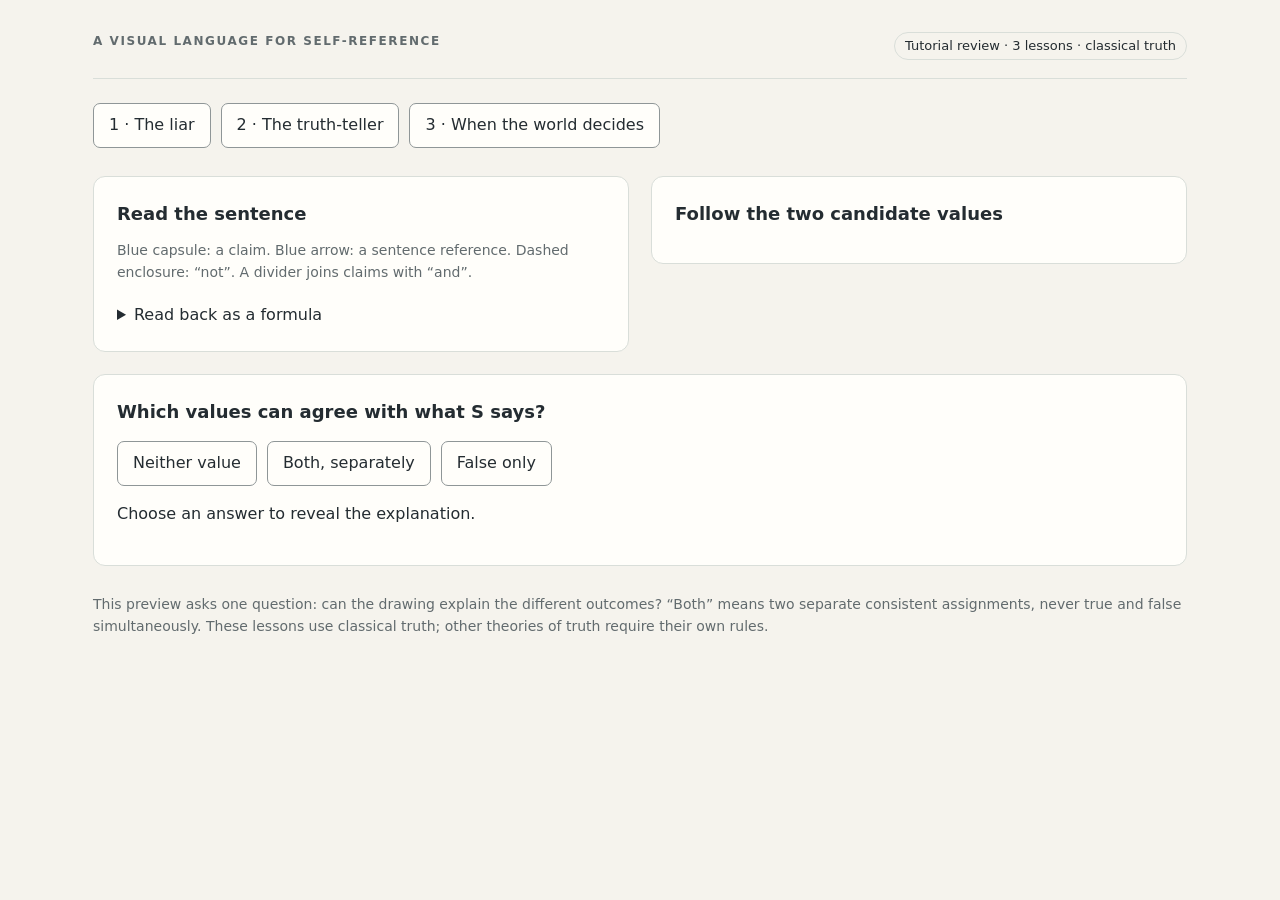
<file: review-src/page.html>
<!doctype html>
<html lang="en"><head><meta charset="utf-8"><meta name="viewport" content="width=device-width,initial-scale=1"><title>Self-reference · Tutorial review</title>
<style>
:root{--bg:#f5f3ed;--card:#fffefa;--ink:#242c31;--quiet:#626b6e;--line:#8f9697;--ref:#286ca8;--cap:#e6f1fb;--capline:#185fa5;--capink:#0c447c;--hair:#d9ded9;--true:#157351;--false:#ac4923}*{box-sizing:border-box}body{margin:0;background:var(--bg);color:var(--ink);font:16px/1.55 system-ui,sans-serif}main{max-width:1150px;margin:auto;padding:32px 28px 64px}header{display:flex;justify-content:space-between;gap:20px;border-bottom:1px solid var(--hair);padding-bottom:18px}.eyebrow{font-size:12px;text-transform:uppercase;letter-spacing:.13em;color:var(--quiet);font-weight:700}h1{font:clamp(32px,4vw,49px)/1.1 Georgia,serif;max-width:770px;margin:28px 0 16px}h2{font-size:18px;margin:0 0 12px}p{max-width:70ch}button{font:inherit;border:1px solid var(--line);border-radius:7px;padding:9px 15px;background:var(--card);color:var(--ink);cursor:pointer}button:hover{background:#e9eeec}button:focus-visible{outline:3px solid var(--ref);outline-offset:3px}button[aria-pressed=true]{background:var(--ink);color:white;border-color:var(--ink)}nav{display:flex;gap:10px;flex-wrap:wrap;margin:24px 0}.lede{font-size:19px;color:var(--quiet);margin-bottom:24px}.panes{display:grid;grid-template-columns:1fr 1fr;gap:22px;align-items:start}.panel{padding:23px;background:var(--card);border:1px solid var(--hair);border-radius:12px;min-width:0}.dsvg,.lsvg{width:100%;height:auto;display:block}.dsvg{max-height:290px;min-height:170px}.lsvg{max-height:280px}.caption{font-size:14px;color:var(--quiet);margin:12px 0 0}.controls{display:flex;gap:10px;flex-wrap:wrap;margin:15px 0}.explanation{margin-top:22px;padding:22px 26px;border-left:4px solid var(--ink);background:#e9eeec}.explanation h2{font:26px/1.2 Georgia,serif}table{width:100%;border-collapse:collapse;margin-top:14px;font-size:15px}th,td{text-align:left;padding:11px 7px;border-bottom:1px solid var(--hair)}.true{color:var(--true);font-weight:700}.false{color:var(--false);font-weight:700}.pill{border:1px solid var(--hair);border-radius:20px;padding:3px 10px;white-space:nowrap;font-size:13px}details{margin-top:20px}summary{cursor:pointer}pre{white-space:pre-wrap;overflow-wrap:anywhere;font-size:13px}footer{margin-top:28px;color:var(--quiet);font-size:14px} [hidden]{display:none!important}@media(max-width:720px){main{padding:20px 16px}.panes{grid-template-columns:1fr}.panel{padding:17px}header{flex-wrap:wrap}h1{font-size:34px}th,td{padding:9px 3px;font-size:13px}}
</style></head><body><main>
<header><span class="eyebrow">A visual language for self-reference</span><span class="pill">Tutorial review · 3 lessons · classical truth</span></header>
<nav aria-label="Lessons"><button data-lesson="0">1 · The liar</button><button data-lesson="1">2 · The truth-teller</button><button data-lesson="2">3 · When the world decides</button></nav>
<h1 id="title"></h1><p class="lede" id="sentence"></p>
<div id="world" hidden><span class="eyebrow">Choose the world</span><div class="controls"><button id="snow">Snow is falling</button><button id="clear">Snow is not falling</button><button id="order">Reverse the two parts</button></div></div>
<div class="panes"><section class="panel"><h2>Read the sentence</h2><div id="drawing"></div><p class="caption">Blue capsule: a claim. Blue arrow: a sentence reference. Dashed enclosure: “not”. A divider joins claims with “and”.</p><details><summary>Read back as a formula</summary><pre id="formula"></pre></details></section>
<section class="panel"><h2 id="right-title">Follow the two candidate values</h2><div id="layers"></div><p id="hint" class="caption"></p><div id="candidates"></div></section></div>
<section class="panel" style="margin-top:22px"><h2>Which values can agree with what S says?</h2><div class="controls" id="choices"><button data-answer="no-model">Neither value</button><button data-answer="either">Both, separately</button><button data-answer="false">False only</button></div><p id="feedback" aria-live="polite">Choose an answer to reveal the explanation.</p></section>
<section class="explanation" id="explanation" hidden aria-live="polite"><h2 id="verdict"></h2><p id="reason"></p><p id="boundary" class="caption"></p></section>
<footer>This preview asks one question: can the drawing explain the different outcomes? “Both” means two separate consistent assignments, never true and false simultaneously. These lessons use classical truth; other theories of truth require their own rules.</footer>
<script>
/* MODULES */
</script><script>
const area=(...items)=>({lines:[],items}),claim=(pred,kind,v)=>({t:'claim',pred,fill:[{kind,v}]}),not=a=>({t:'enc',area:a});
let lesson=0,falling=true,reversed=false,result;
const titles=['A sentence that overturns either answer.','A sentence that permits either answer.','The same sentence, two different worlds.'];
const statements=['S says: “This sentence is not true.”','S says: “This sentence is true.”','S says: “Snow is falling, and this sentence is not true.”'];
function redraw(){
 const self=claim('IsTrue','sent','S'),negative=not(area(self)),parts=[claim('Falling','name','Snow'),negative];
 if(reversed)parts.reverse();
 const text=[{name:'S',area:lesson===0?area(negative):lesson===1?area(self):area(...parts)}];
 result=solveClassical(text,{Falling:new Set(falling?['Snow']:[])});
 if(result.status!=='complete')throw Error(result.reason);
 document.getElementById('title').textContent=titles[lesson];
 document.getElementById('sentence').textContent=lesson===2&&reversed?'S says: “This sentence is not true, and snow is falling.”':statements[lesson];
 document.querySelectorAll('[data-lesson]').forEach(b=>b.setAttribute('aria-pressed',Number(b.dataset.lesson)===lesson));
 document.getElementById('world').hidden=lesson!==2;
 document.getElementById('snow').setAttribute('aria-pressed',falling);
 document.getElementById('clear').setAttribute('aria-pressed',!falling);
 document.getElementById('order').setAttribute('aria-pressed',reversed);
 document.getElementById('drawing').replaceChildren(drawShapes(layout(text),{uid:'review',label:statements[lesson]}));
 document.getElementById('formula').textContent=printText(readBack(layout(text)));
 document.getElementById('layers').replaceChildren();
 if(lesson!==2)document.getElementById('layers').appendChild(drawLayers(text,{label:lesson===0?'One connected cycle visits S true and S false':'Two separate cycles, one for each candidate value'}));
 document.getElementById('right-title').textContent=lesson===2?'Test each candidate in this world':'Follow the two candidate values';
 document.getElementById('hint').textContent=lesson===2?'Keep the world fixed. Substitute each candidate for IsTrue(S), then evaluate the whole sentence. Reversing the two parts must leave the answer unchanged.':'S appears twice: once as a true candidate and once as a false candidate. “Not” changes layers. Follow the connections, rather than counting visible crossings.';
 const word=v=>`<span class="${v?'true':'false'}">${v?'True':'False'}</span>`;
 document.getElementById('candidates').innerHTML='<table><caption>Does each candidate agree with the sentence?</caption><thead><tr><th scope="col">Suppose S is</th><th scope="col">S then says</th><th scope="col">Agrees?</th></tr></thead><tbody>'+result.candidates.map(r=>`<tr><td>${word(r.assignment.S)}</td><td>${word(r.values.S)}</td><td>${r.consistent?'Yes':'No'}</td></tr>`).join('')+'</tbody></table>';
 document.getElementById('explanation').hidden=true;
 document.getElementById('feedback').textContent='Choose an answer to reveal the explanation.';
 document.querySelectorAll('[data-answer]').forEach(b=>b.setAttribute('aria-pressed','false'));
}
function reveal(answer){
 const verdict=result.verdicts.S;
 document.querySelectorAll('[data-answer]').forEach(b=>b.setAttribute('aria-pressed',b.dataset.answer===answer));
 document.getElementById('feedback').textContent=answer===verdict?'That agrees with both candidate checks.':'Compare the candidate checks: a value survives only when it agrees with what the sentence says.';
 document.getElementById('verdict').textContent=verdict==='no-model'?'No consistent value.':verdict==='either'?'Either value is consistent.':'False is the only consistent value.';
 document.getElementById('reason').textContent=lesson===0?'Suppose S is true: it says it is not true, so it comes out false. Suppose S is false: it says something true, so it comes out true. Neither candidate agrees. The connected cycle reaches both copies of S.':lesson===1?'Suppose S is true: it says something true. Suppose S is false: it says something false. Both candidates agree separately. The two cycles keep the candidates apart; the sentence does not select between them.':falling?'Snow is falling, so the first claim holds. What remains is the liar’s condition: S says it is not true. Neither candidate agrees.':'Snow is not falling, so the snow claim fails. An “and” sentence with a false part is false, whatever its other part says. The false candidate agrees; the true candidate does not.';
 document.getElementById('boundary').textContent=lesson===2?'A loop through “and” needs the whole sentence checked. Pure-loop curve counting does not decide this case.':'This connection rule applies to a pure reference cycle. The figure-eight appearance is a layout choice; reaching opposite candidates is the decisive property.';
 document.getElementById('explanation').hidden=false;
}
for(const b of document.querySelectorAll('[data-lesson]'))b.onclick=()=>{lesson=Number(b.dataset.lesson);redraw();};
for(const b of document.querySelectorAll('[data-answer]'))b.onclick=()=>reveal(b.dataset.answer);
 document.getElementById('snow').onclick=()=>{falling=true;redraw();};document.getElementById('clear').onclick=()=>{falling=false;redraw();};document.getElementById('order').onclick=()=>{reversed=!reversed;redraw();};
redraw();
</script></main></body></html>
</file>
